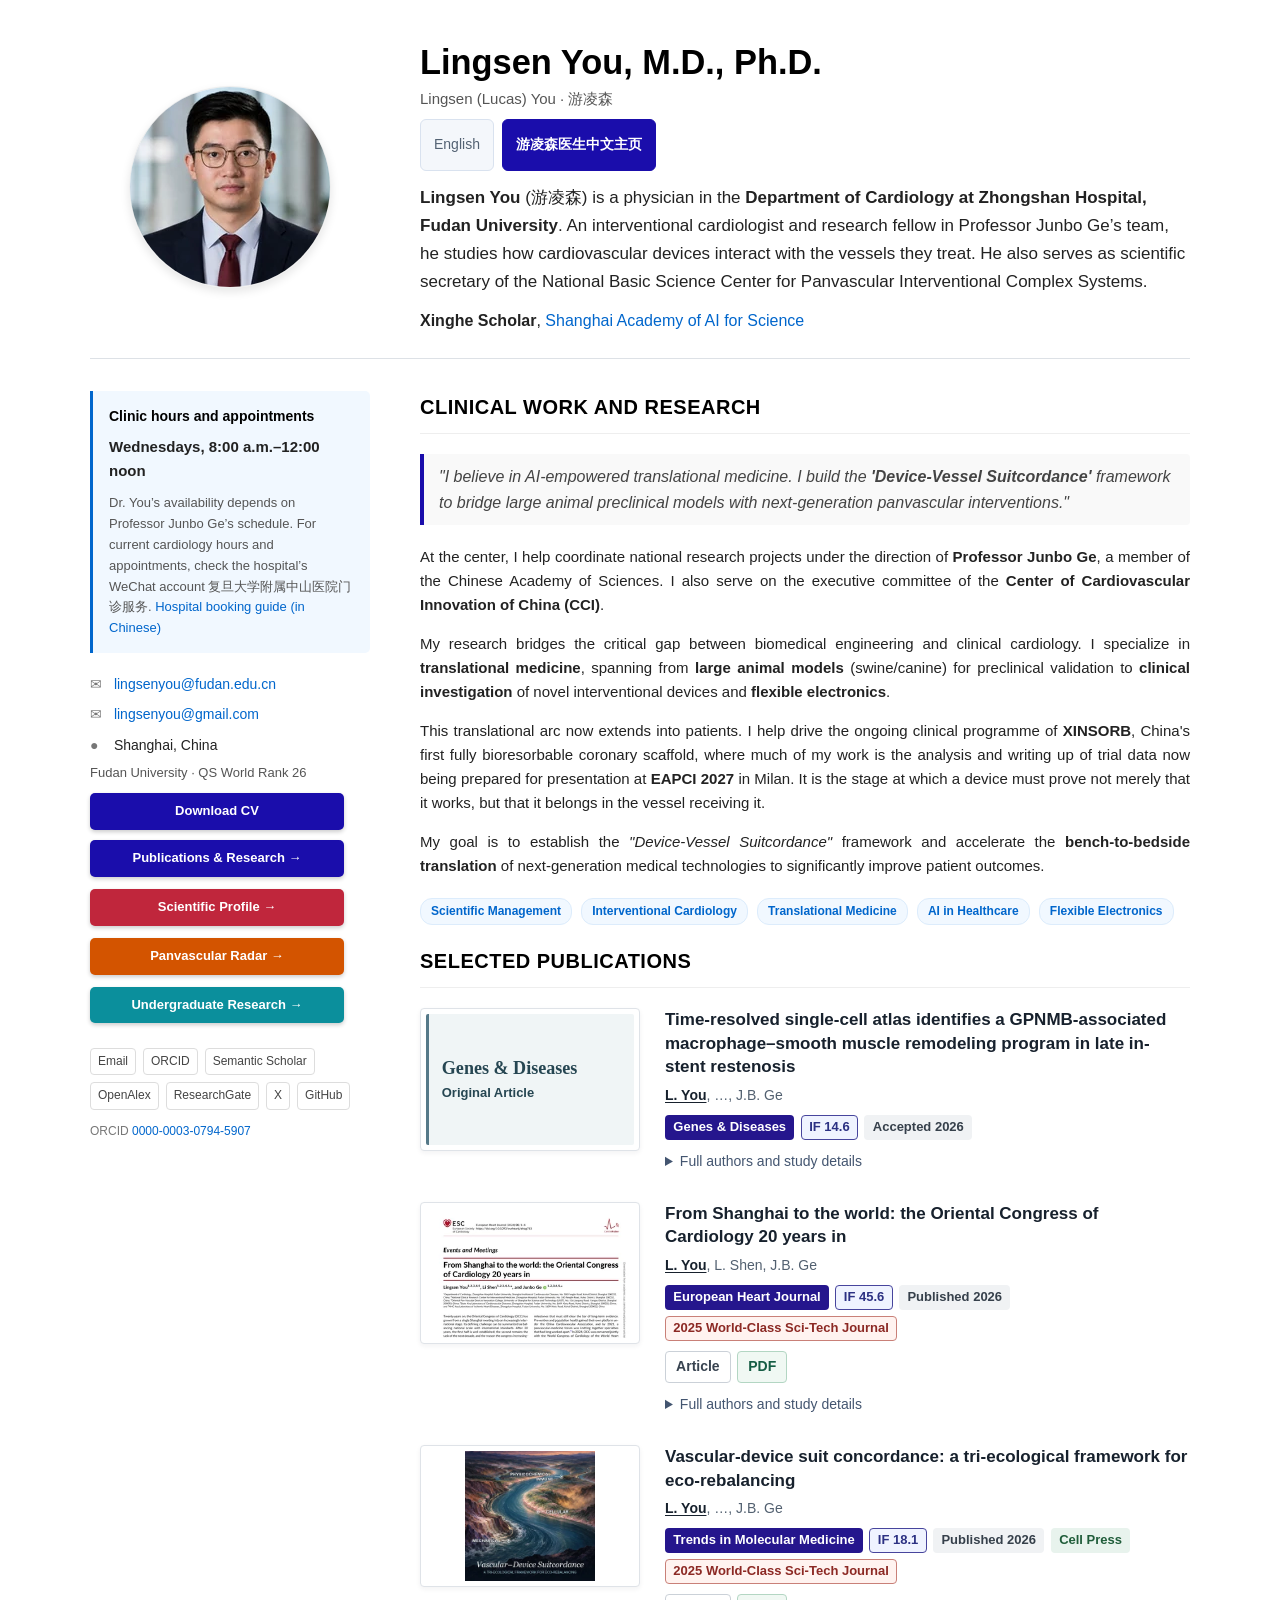
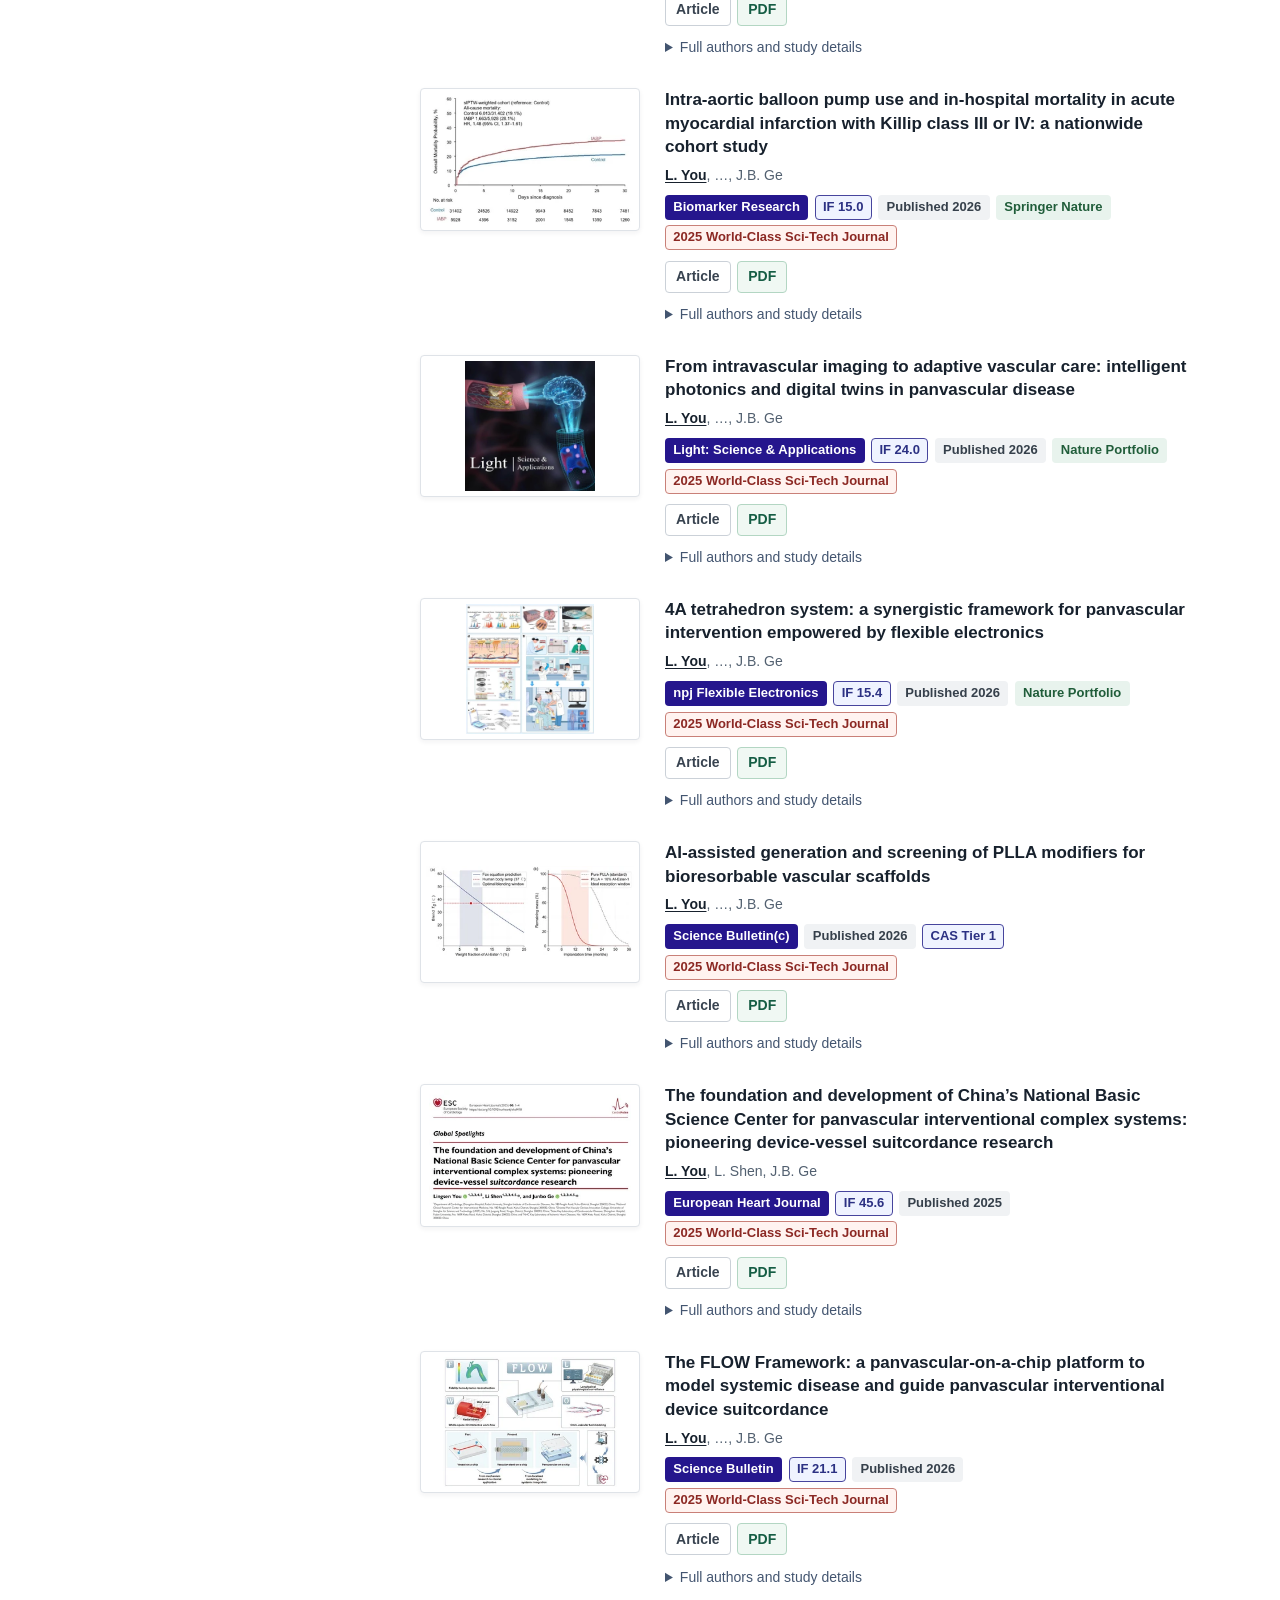
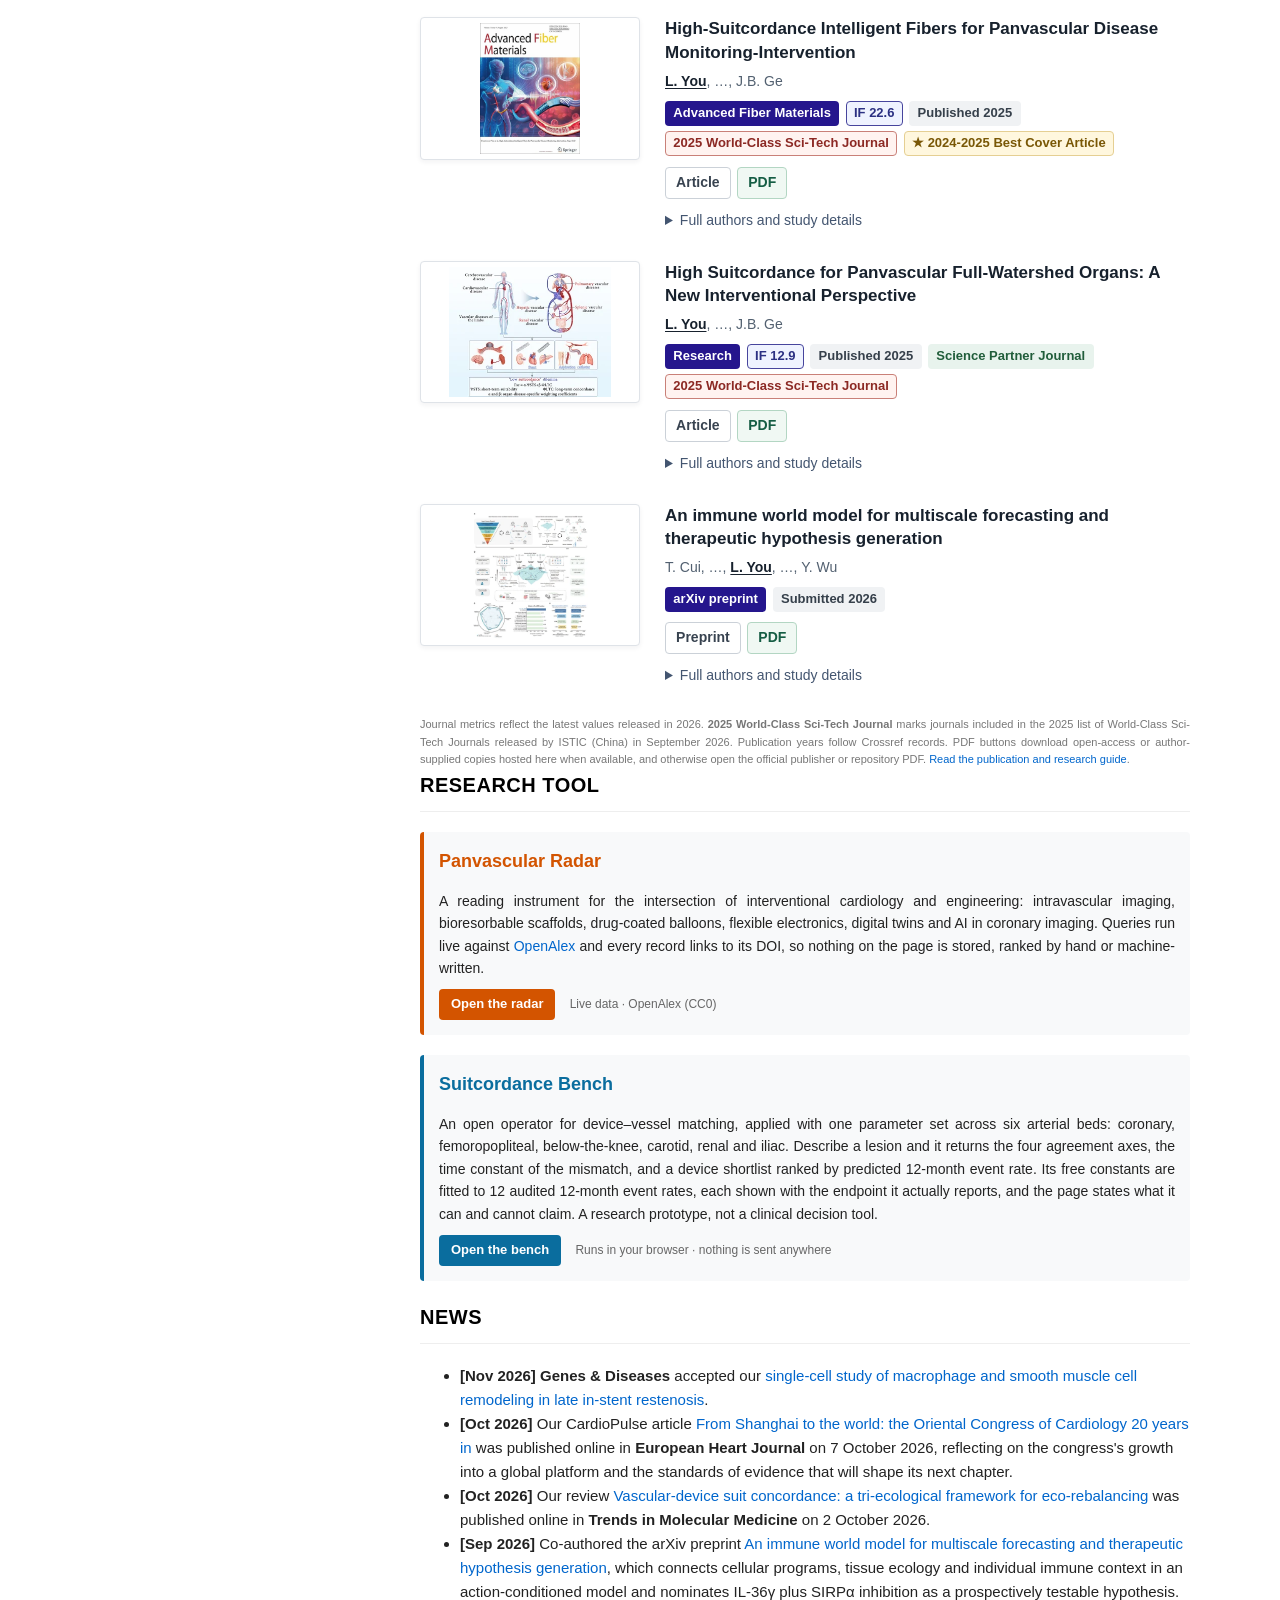
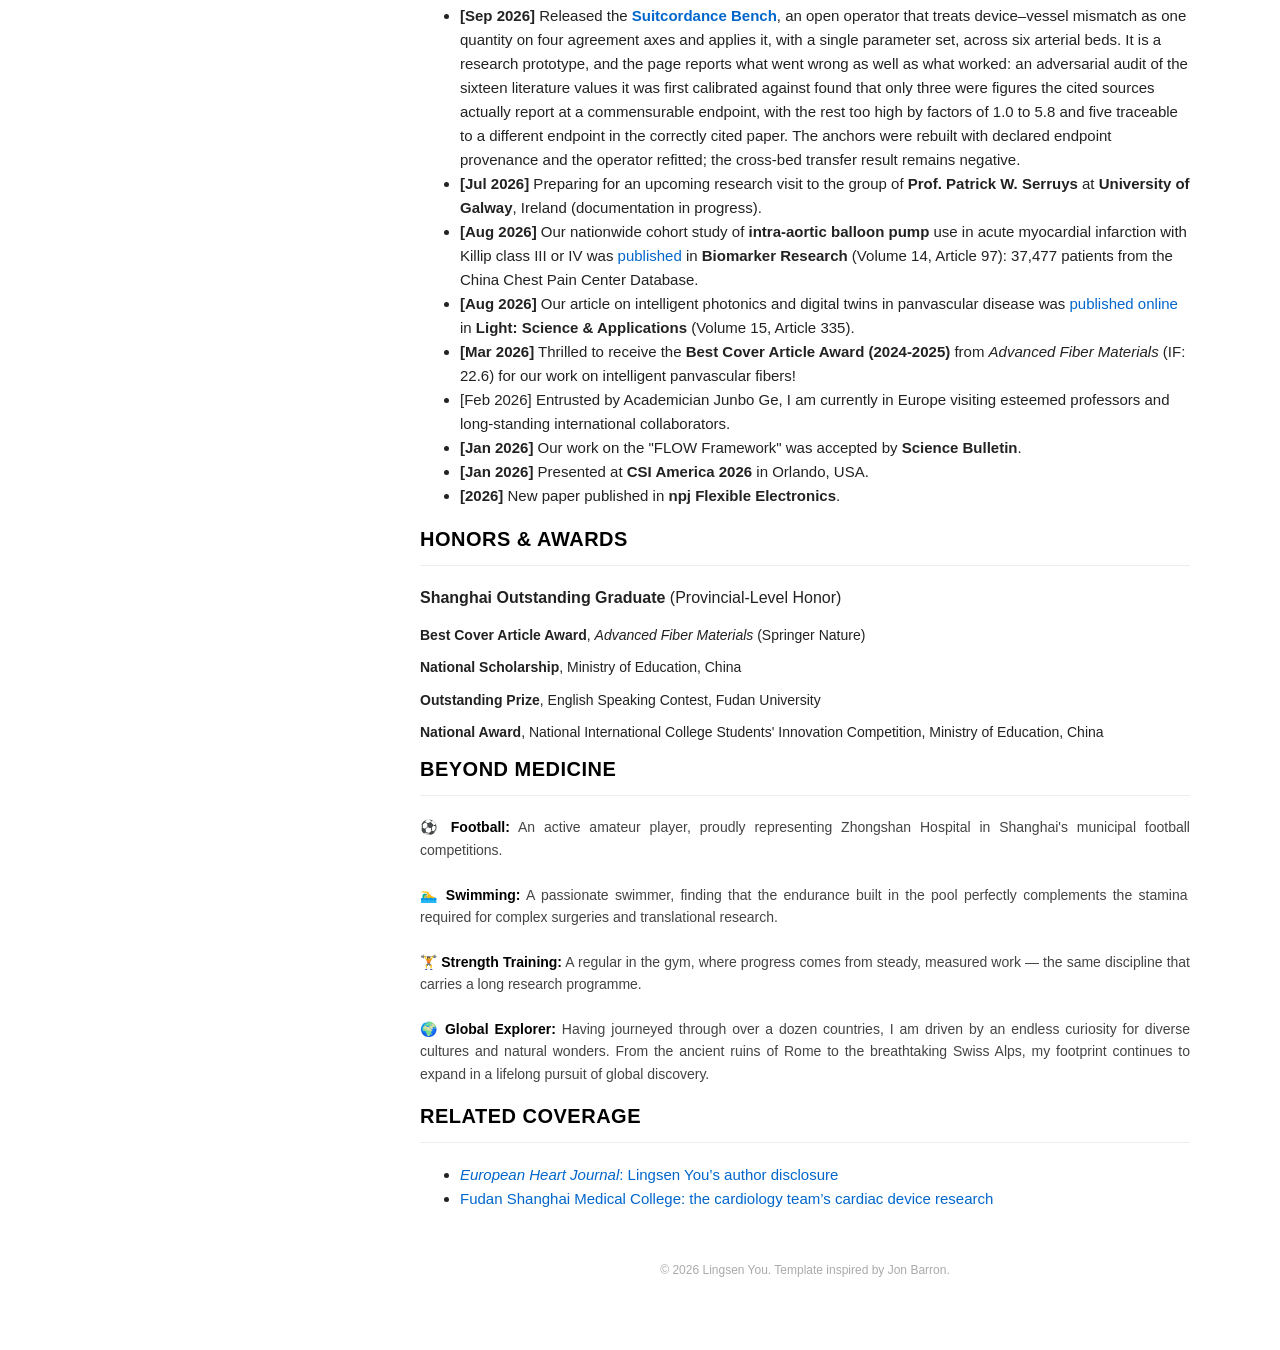
<file: index.html>
<!DOCTYPE html>
<html lang="en">
<head>
    <meta charset="UTF-8">
    <meta name="baidu-site-verification" content="codeva-GdZSOfnJcC" />
    <meta name="msvalidate.01" content="B4413F887CBDE9981BFA55B74EB3943A" />
    <meta name="google-site-verification" content="UQCzJQF3jM0o6qL18zeOuxMkmx2nVUGTPDQ_XhH2dC4">
    <meta name="viewport" content="width=device-width, initial-scale=1.0">
    <link rel="canonical" href="https://lingsenyou.com/">
    <link rel="alternate" hreflang="en" href="https://lingsenyou.com/">
    <link rel="alternate" hreflang="zh-Hans" href="https://lingsenyou.com/zh/">
    <link rel="alternate" hreflang="x-default" href="https://lingsenyou.com/">
    <link rel="icon" type="image/png" sizes="32x32" href="assets/optimized/favicon-32.png">
    
    <meta name="description" content="Lingsen You (游凌森, also Lucas You), M.D., Ph.D. — physician, interventional cardiologist and researcher at Zhongshan Hospital, Fudan University, and Scientific Secretary of the National Basic Science Center for Panvascular Interventional Complex Systems. Publications, CV and contact.">
    <meta name="author" content="Lingsen You">
    <meta name="robots" content="index, follow, max-image-preview:large, max-snippet:-1, max-video-preview:-1">

    <meta property="og:type" content="website">
    <meta property="og:site_name" content="Lingsen You (游凌森)">
    <meta property="og:url" content="https://lingsenyou.com/">
    <meta property="og:title" content="Lingsen You (游凌森) | Interventional Cardiologist, Zhongshan Hospital, Fudan University">
    <meta property="og:description" content="Lingsen You (游凌森), M.D., Ph.D. — physician, interventional cardiologist and researcher at Zhongshan Hospital, Fudan University. Publications, CV and contact.">
    <meta property="og:image" content="https://lingsenyou.com/avatar.jpg?v=20260814">
    <meta name="twitter:card" content="summary">
    
    <title>Lingsen You (游凌森) | Interventional Cardiologist, Zhongshan Hospital, Fudan University</title>

    <script type="application/ld+json">
    {
      "@context": "https://schema.org",
      "@graph": [
        {
          "@type": "Person",
          "@id": "https://lingsenyou.com/#person",
          "name": "Lingsen You",
          "alternateName": ["Lingsen Lucas You", "Lingsen (Lucas) You", "Lucas You", "L. You", "You Lingsen", "游凌森"],
          "givenName": "Lingsen",
          "additionalName": "Lucas",
          "familyName": "You",
          "honorificSuffix": "M.D., Ph.D.",
          "description": "Lingsen You is a physician, interventional cardiologist and researcher at Zhongshan Hospital, Fudan University, Scientific Secretary of the National Basic Science Center for Panvascular Interventional Complex Systems, and Executive Committee Member of the Center of Cardiovascular Innovation of China (CCI).",
          "award": "Xinghe Scholar, Shanghai Academy of AI for Science",
          "jobTitle": ["Physician", "Interventional Cardiologist", "Scientific Secretary", "Executive Committee Member"],
          "memberOf": { "@type": "Organization", "name": "Center of Cardiovascular Innovation of China", "alternateName": "CCI" },
          "url": "https://lingsenyou.com/",
          "mainEntityOfPage": { "@id": "https://lingsenyou.com/#webpage" },
          "image": "https://lingsenyou.com/avatar.jpg?v=20260814",
          "email": "mailto:lingsenyou@fudan.edu.cn",
          "identifier": [
            { "@type": "PropertyValue", "propertyID": "ORCID", "value": "0000-0003-0794-5907" }
          ],
          "workLocation": {
            "@type": "Place",
            "address": { "@type": "PostalAddress", "addressLocality": "Shanghai", "addressCountry": "CN" }
          },
          "affiliation": [
            {
              "@type": "MedicalOrganization",
              "name": "Zhongshan Hospital, Fudan University",
              "alternateName": "复旦大学附属中山医院",
              "sameAs": ["https://ror.org/032x22645", "https://www.wikidata.org/wiki/Q10931805"]
            },
            {
              "@type": "Organization",
              "name": "National Basic Science Center for Panvascular Interventional Complex Systems"
            }
          ],
          "worksFor": {
            "@type": "MedicalOrganization",
            "name": "Zhongshan Hospital, Fudan University",
            "alternateName": "复旦大学附属中山医院",
            "sameAs": "https://ror.org/032x22645"
          },
          "alumniOf": {
            "@type": "CollegeOrUniversity",
            "name": "Fudan University",
            "sameAs": ["https://ror.org/013q1eq08", "https://www.wikidata.org/wiki/Q495015"]
          },
          "knowsLanguage": [
            { "@type": "Language", "name": "Chinese" },
            { "@type": "Language", "name": "English" }
          ],
          "knowsAbout": [
            "Interventional cardiology",
            "Panvascular intervention",
            "Device-vessel suitcordance",
            "Bioresorbable coronary scaffolds",
            "XINSORB",
            "Intravascular imaging",
            "Flexible electronics",
            "Translational medicine",
            "AI in healthcare"
          ],
          "sameAs": [
            "https://orcid.org/0000-0003-0794-5907",
            "https://www.wikidata.org/wiki/Q91670793",
            "https://www.semanticscholar.org/author/Lingsen-You/2294627526",
            "https://openalex.org/A5113157144",
            "https://www.researchgate.net/profile/Lingsen-You",
            "https://github.com/lingsenyou",
            "https://x.com/lingsenyou"
          ]
        },
        {
          "@type": "WebSite",
          "@id": "https://lingsenyou.com/#website",
          "url": "https://lingsenyou.com/",
          "name": "Lingsen You (游凌森)",
          "alternateName": ["Lingsen Lucas You", "游凌森"],
          "inLanguage": "en",
          "publisher": { "@id": "https://lingsenyou.com/#person" },
          "about": { "@id": "https://lingsenyou.com/#person" }
        },
        {
          "@type": ["WebPage", "ProfilePage"],
          "@id": "https://lingsenyou.com/#webpage",
          "url": "https://lingsenyou.com/",
          "name": "Lingsen You (游凌森) | Interventional Cardiologist, Zhongshan Hospital, Fudan University",
          "isPartOf": { "@id": "https://lingsenyou.com/#website" },
          "about": { "@id": "https://lingsenyou.com/#person" },
          "mainEntity": { "@id": "https://lingsenyou.com/#person" },
          "citation": [
            "https://doi.org/10.1093/eurheartj/ehag783",
            "https://shmc.fudan.edu.cn/news/2026/0529/c1893a149384/page.htm"
          ],
          "inLanguage": "en",
          "dateCreated": "2026-07-12",
          "dateModified": "2026-11-24"
        },
        {
          "@type": "ScholarlyArticle",
          "@id": "https://lingsenyou.com/publications/#paper-gpnmb-restenosis",
          "headline": "Time-resolved single-cell atlas identifies a GPNMB-associated macrophage–smooth muscle remodeling program in late in-stent restenosis",
          "inLanguage": "en",
          "genre": "Original Article",
          "creativeWorkStatus": "Accepted",
          "creditText": "Lingsen You, Hanxiao Du and Wentong Wang contributed equally. Ning Jiang, Li Shen and Junbo Ge are corresponding authors.",
          "author": [{ "@id": "https://lingsenyou.com/#person" }, { "@type": "Person", "name": "Hanxiao Du" }, { "@type": "Person", "name": "Wentong Wang" }, { "@type": "Person", "name": "Yujun Guo" }, { "@type": "Person", "name": "Guanzhao Zhang" }, { "@type": "Person", "name": "Zisu Peng" }, { "@type": "Person", "name": "Xinran Deng" }, { "@type": "Person", "name": "Xiaoyu You" }, { "@type": "Person", "name": "Xingyu Yu" }, { "@type": "Person", "name": "Runrong Li" }, { "@type": "Person", "name": "Ning Jiang" }, { "@type": "Person", "name": "Li Shen" }, { "@type": "Person", "name": "Junbo Ge" }],
          "isPartOf": { "@type": "Periodical", "name": "Genes & Diseases" }
        },
        {
          "@type": "ScholarlyArticle",
          "@id": "https://doi.org/10.1093/eurheartj/ehag783",
          "url": "https://doi.org/10.1093/eurheartj/ehag783",
          "headline": "From Shanghai to the world: the Oriental Congress of Cardiology 20 years in",
          "datePublished": "2026-10-07",
          "author": [{ "@id": "https://lingsenyou.com/#person" }, { "@type": "Person", "name": "Li Shen" }, { "@type": "Person", "name": "Junbo Ge" }],
          "isPartOf": { "@type": "Periodical", "name": "European Heart Journal" },
          "genre": "Events and Meetings (CardioPulse)",
          "image": "https://lingsenyou.com/ehj-occ-20-years-cover.png",
          "identifier": { "@type": "PropertyValue", "propertyID": "DOI", "value": "10.1093/eurheartj/ehag783" }
        },
        {
          "@type": "ScholarlyArticle",
          "@id": "https://doi.org/10.1186/s40364-026-00993-1",
          "headline": "Intra-aortic balloon pump use and in-hospital mortality in acute myocardial infarction with Killip class III or IV: a nationwide cohort study",
          "datePublished": "2026-08",
          "author": [{ "@id": "https://lingsenyou.com/#person" }, { "@type": "Person", "name": "Hao Li" }, { "@type": "Person", "name": "Zhenzhen Lu" }, { "@type": "Person", "name": "Yu Wang" }, { "@type": "Person", "name": "Shanyuan Hong" }, { "@type": "Person", "name": "Mengyao Wang" }, { "@type": "Person", "name": "Tongtong Zang" }, { "@type": "Person", "name": "Lihong Huang" }, { "@type": "Person", "name": "Li Shen" }, { "@type": "Person", "name": "Junbo Ge" }],
          "isPartOf": { "@type": "Periodical", "name": "Biomarker Research" },
          "identifier": { "@type": "PropertyValue", "propertyID": "DOI", "value": "10.1186/s40364-026-00993-1" }
        },
        {
          "@type": "ScholarlyArticle",
          "@id": "https://doi.org/10.1038/s41377-026-02410-6",
          "headline": "From intravascular imaging to adaptive vascular care: intelligent photonics and digital twins in panvascular disease",
          "datePublished": "2026-08-04",
          "author": [{ "@id": "https://lingsenyou.com/#person" }, { "@type": "Person", "name": "Jiaxin Yao" }, { "@type": "Person", "name": "Yaoqing Qiu" }, { "@type": "Person", "name": "Yu Wang" }, { "@type": "Person", "name": "Yunlu Sun" }, { "@type": "Person", "name": "Rongjun Zhang" }, { "@type": "Person", "name": "Li Shen" }, { "@type": "Person", "name": "Junbo Ge" }],
          "isPartOf": { "@type": "Periodical", "name": "Light: Science & Applications" },
          "identifier": { "@type": "PropertyValue", "propertyID": "DOI", "value": "10.1038/s41377-026-02410-6" }
        },
        {
          "@type": "ScholarlyArticle",
          "@id": "https://doi.org/10.1038/s41528-026-00537-5",
          "headline": "4A tetrahedron system: a synergistic framework for panvascular intervention empowered by flexible electronics",
          "datePublished": "2026-01-29",
          "author": [{ "@id": "https://lingsenyou.com/#person" }, { "@type": "Person", "name": "Yirong Qu" }, { "@type": "Person", "name": "Yuheng Chen" }, { "@type": "Person", "name": "Yu Wang" }, { "@type": "Person", "name": "Li Shen" }, { "@type": "Person", "name": "Junbo Ge" }],
          "isPartOf": { "@type": "Periodical", "name": "npj Flexible Electronics" },
          "identifier": { "@type": "PropertyValue", "propertyID": "DOI", "value": "10.1038/s41528-026-00537-5" }
        },
        {
          "@type": "ScholarlyArticle",
          "@id": "https://doi.org/10.1360/csb-2026-0332",
          "headline": "AI-assisted generation and screening of PLLA modifiers for bioresorbable vascular scaffolds",
          "datePublished": "2026-04-14",
          "author": [{ "@id": "https://lingsenyou.com/#person" }, { "@type": "Person", "name": "Yujun Guo" }, { "@type": "Person", "name": "Zisu Peng" }, { "@type": "Person", "name": "Wentong Wang" }, { "@type": "Person", "name": "Li Shen" }, { "@type": "Person", "name": "Junbo Ge" }],
          "isPartOf": { "@type": "Periodical", "name": "Chinese Science Bulletin", "issn": "0023-074X" },
          "identifier": { "@type": "PropertyValue", "propertyID": "DOI", "value": "10.1360/csb-2026-0332" }
        },
        {
          "@type": "ScholarlyArticle",
          "@id": "https://doi.org/10.1093/eurheartj/ehaf418",
          "headline": "The foundation and development of China's National Basic Science Center for panvascular interventional complex systems: pioneering device-vessel suitcordance research",
          "datePublished": "2025-06-04",
          "author": [{ "@id": "https://lingsenyou.com/#person" }, { "@type": "Person", "name": "Li Shen" }, { "@type": "Person", "name": "Junbo Ge" }],
          "isPartOf": { "@type": "Periodical", "name": "European Heart Journal" },
          "identifier": { "@type": "PropertyValue", "propertyID": "DOI", "value": "10.1093/eurheartj/ehaf418" }
        },
        {
          "@type": "ScholarlyArticle",
          "@id": "https://doi.org/10.1016/j.scib.2025.12.051",
          "headline": "The FLOW Framework: a panvascular-on-a-chip platform to model systemic disease and guide panvascular interventional device suitcordance",
          "datePublished": "2026-02",
          "author": [{ "@id": "https://lingsenyou.com/#person" }, { "@type": "Person", "name": "Yuheng Chen" }, { "@type": "Person", "name": "Zeyang Zhang" }, { "@type": "Person", "name": "Yu Wang" }, { "@type": "Person", "name": "Zhongze Gu" }, { "@type": "Person", "name": "Li Shen" }, { "@type": "Person", "name": "Junbo Ge" }],
          "isPartOf": { "@type": "Periodical", "name": "Science Bulletin" },
          "identifier": { "@type": "PropertyValue", "propertyID": "DOI", "value": "10.1016/j.scib.2025.12.051" }
        },
        {
          "@type": "ScholarlyArticle",
          "@id": "https://doi.org/10.1007/s42765-025-00542-9",
          "headline": "High-Suitcordance Intelligent Fibers for Panvascular Disease Monitoring-Intervention",
          "datePublished": "2025-05-08",
          "author": [{ "@id": "https://lingsenyou.com/#person" }, { "@type": "Person", "name": "Yuchen Luo" }, { "@type": "Person", "name": "Qiang Cheng" }, { "@type": "Person", "name": "Li Shen" }, { "@type": "Person", "name": "Junbo Ge" }],
          "isPartOf": { "@type": "Periodical", "name": "Advanced Fiber Materials" },
          "identifier": { "@type": "PropertyValue", "propertyID": "DOI", "value": "10.1007/s42765-025-00542-9" }
        },
        {
          "@type": "ScholarlyArticle",
          "@id": "https://doi.org/10.34133/research.0974",
          "headline": "High Suitcordance for Panvascular Full-Watershed Organs: A New Interventional Perspective",
          "datePublished": "2025-10-29",
          "author": [{ "@id": "https://lingsenyou.com/#person" }, { "@type": "Person", "name": "Yuheng Chen" }, { "@type": "Person", "name": "Zeyang Zhang" }, { "@type": "Person", "name": "Yu Wang" }, { "@type": "Person", "name": "Li Shen" }, { "@type": "Person", "name": "Junbo Ge" }],
          "isPartOf": { "@type": "Periodical", "name": "Research" },
          "identifier": { "@type": "PropertyValue", "propertyID": "DOI", "value": "10.34133/research.0974" }
        },
        {
          "@type": "ScholarlyArticle",
          "@id": "https://doi.org/10.1016/j.molmed.2026.09.007",
          "url": "https://doi.org/10.1016/j.molmed.2026.09.007",
          "headline": "Vascular-device suit concordance: a tri-ecological framework for eco-rebalancing",
          "datePublished": "2026-10-02",
          "author": [
            {
              "@type": "Person",
              "name": "Lingsen You"
            },
            {
              "@type": "Person",
              "name": "Yaxuan Li"
            },
            {
              "@type": "Person",
              "name": "Yuchen Luo"
            },
            {
              "@type": "Person",
              "name": "Qiang Cheng"
            },
            {
              "@type": "Person",
              "name": "Liuliu Feng"
            },
            {
              "@type": "Person",
              "name": "Li Shen"
            },
            {
              "@type": "Person",
              "name": "Junbo Ge"
            }
          ],
          "isPartOf": {
            "@type": "Periodical",
            "name": "Trends in Molecular Medicine"
          },
          "identifier": {
            "@type": "PropertyValue",
            "propertyID": "DOI",
            "value": "10.1016/j.molmed.2026.09.007"
          }
        },
        {
          "@type": "ScholarlyArticle",
          "@id": "https://arxiv.org/abs/2609.14709",
          "headline": "An immune world model for multiscale forecasting and therapeutic hypothesis generation",
          "datePublished": "2026-09-13",
          "author": [
            { "@type": "Person", "name": "Taoyong Cui" },
            { "@type": "Person", "name": "Xi Wang" },
            { "@type": "Person", "name": "Zonghang Li" },
            { "@type": "Person", "name": "Jinchao Ding" },
            { "@id": "https://lingsenyou.com/#person" },
            { "@type": "Person", "name": "Yuzhi Xu" },
            { "@type": "Person", "name": "Wanghan Xu" },
            { "@type": "Person", "name": "Fang Wu" },
            { "@type": "Person", "name": "Kejun Ying" },
            { "@type": "Person", "name": "Wanli Ouyang" },
            { "@type": "Person", "name": "Pheng Ann Heng" },
            { "@type": "Person", "name": "Ling Yang" },
            { "@type": "Person", "name": "Zhenfei Yin" },
            { "@type": "Person", "name": "Yingcheng Wu" }
          ],
          "isPartOf": { "@type": "Periodical", "name": "arXiv" },
          "identifier": { "@type": "PropertyValue", "propertyID": "arXiv", "value": "2609.14709" }
        }
      ]
    }
    </script>
    
    <style>
        /* --- 全局与基础排版 --- */
        :root {
            --primary-text: #222;
            --secondary-text: #555;
            --link-color: #0066cc; /* 学术蓝 */
            --bg-color: #fff;
            --sidebar-width: 280px;
        }

        body {
            font-family: Arial, "Microsoft YaHei", "PingFang SC", "Helvetica Neue", sans-serif;
            background-color: var(--bg-color);
            color: var(--primary-text);
            margin: 0;
            line-height: 1.6;
            font-size: 15px;
        }

        a { text-decoration: none; color: var(--link-color); transition: 0.2s; }
        a:hover { text-decoration: underline; color: #004499; }
        strong { font-weight: 700; }

        .container {
            max-width: 1100px;
            margin: 0 auto;
            display: flex;
            padding: 40px 20px;
            gap: 50px;
        }

        /* --- 左侧边栏 --- */
        .sidebar {
            width: var(--sidebar-width);
            flex-shrink: 0;
            text-align: left;
        }
        
        .profile-img {
            width: 200px;
            height: 200px;
            border-radius: 50%;
            object-fit: cover;
            box-shadow: 0 4px 10px rgba(0,0,0,0.1);
            margin-bottom: 20px;
            border: 1px solid #eee;
        }

        h1.my-name {
            font-size: 24px;
            font-weight: 700;
            margin: 0 0 5px;
            color: #000;
            line-height: 1.3;
        }
        h1.my-name .name-alt {
            display: block;
            font-size: 15px;
            font-weight: 400;
            color: var(--secondary-text);
            margin-top: 4px;
        }
        .language-switch {
            display: flex;
            flex-wrap: wrap;
            align-items: center;
            gap: 8px;
            margin: 12px 0 18px;
            font-size: 14px;
        }
        .language-switch a,
        .language-switch span {
            display: inline-flex;
            align-items: center;
            min-height: 40px;
            padding: 5px 13px;
            border: 1px solid #d9e2ef;
            border-radius: 6px;
        }
        .language-switch span { color: #536273; background: #f4f7fb; }
        .language-switch a { color: #fff; background: #1a0dab; border-color: #1a0dab; font-weight: 700; text-decoration: none; }
        .language-switch a:hover { background: #130983; border-color: #130983; }
        .language-switch a:focus-visible { outline: 3px solid #1a0dab; outline-offset: 3px; }
        
        .my-title {
            font-size: 14px;
            color: var(--secondary-text);
            margin-bottom: 15px;
            line-height: 1.4;
        }

        .contact-info {
            font-size: 14px;
            margin-bottom: 20px;
        }
        .ui-icon { display: inline-block; width: 20px; color: #777; }

        .clinic-hours {
            margin: 20px 0;
            padding: 14px 16px;
            border-left: 3px solid var(--link-color);
            border-radius: 0 5px 5px 0;
            background: #f1f8ff;
            text-align: left;
        }
        .clinic-hours h2 {
            margin: 0 0 8px;
            padding: 0;
            border: 0;
            font-size: 14px;
            letter-spacing: 0;
            text-transform: none;
        }
        .clinic-hours p { margin: 0; text-align: left; }
        .clinic-hours .clinic-time { font-size: 15px; font-weight: 700; }
        .clinic-hours .clinic-note { margin-top: 10px; font-size: 13px; color: var(--secondary-text); }
        
        /* 按钮通用样式 */
        .action-btn {
            display: inline-block;
            margin-top: 10px;
            padding: 8px 15px;
            border-radius: 5px;
            font-weight: bold;
            font-size: 13px;
            text-decoration: none !important;
            box-shadow: 0 2px 4px rgba(0,0,0,0.2);
            transition: opacity 0.2s;
            width: 80%;
            text-align: center;
            color: white !important;
        }
        .action-btn:hover { opacity: 0.8; }
        
        .btn-cv { background-color: #1a0dab; }
        .btn-app { background-color: #d35400; margin-top: 12px; }
        .btn-research { background-color: #0b8f9c; margin-top: 12px; }
        .btn-sci { background-color: #c0263c; margin-top: 12px; }

        .social-icons {
            display: flex;
            flex-wrap: wrap;
            gap: 7px;
            font-size: 12px;
            margin-top: 25px;
            margin-bottom: 30px;
        }
        .social-icons a {
            color: #444;
            border: 1px solid #ddd;
            border-radius: 4px;
            padding: 3px 7px;
        }
        .social-icons a:hover { color: var(--link-color); border-color: var(--link-color); text-decoration: none; }

        /* --- 右侧主内容 --- */
        .main-content {
            flex-grow: 1;
            max-width: 800px;
        }

        h2 {
            font-family: Arial, "Microsoft YaHei", "PingFang SC", sans-serif;
            font-size: 20px;
            font-weight: 700;
            color: #000;
            border-bottom: 1px solid #eee;
            padding-bottom: 10px;
            margin-top: 40px;
            margin-bottom: 20px;
            text-transform: uppercase;
            letter-spacing: 0.5px;
        }
        h2:first-child { margin-top: 0; }

        p { margin-bottom: 15px; text-align: justify; }

        /* Slogan 引用样式 */
        .slogan {
            font-size: 16px;
            font-style: italic;
            color: #444;
            border-left: 4px solid #1a0dab;
            padding-left: 15px;
            margin-bottom: 20px;
            background-color: #f9f9f9;
            padding: 10px 15px;
            border-radius: 0 4px 4px 0;
        }

        /* 现代学术风格徽章 (期刊与IF) */
        .badge-journal {
            display: inline-block;
            padding: 2px 8px;
            background-color: #1a0dab;
            color: white;
            border-radius: 4px;
            font-size: 12px;
            font-weight: bold;
            margin-right: 5px;
            margin-bottom: 4px;
        }
        .badge-if,
        .badge-tier {
            display: inline-block;
            padding: 1px 7px;
            background-color: #e8f0fe;
            color: #1a0dab;
            border: 1px solid #1a0dab;
            border-radius: 4px;
            font-size: 12px;
            font-weight: bold;
            margin-right: 5px;
            margin-bottom: 4px;
        }
        .badge-highlight,
        .badge-publisher,
        .badge-status {
            display: inline-block;
            padding: 2px 8px;
            border-radius: 4px;
            font-size: 12px;
            font-weight: bold;
            margin-right: 5px;
            margin-bottom: 4px;
        }
        .badge-wcj {
            display: inline-block;
            padding: 1px 7px;
            background-color: #fdecea;
            color: #a50e0e;
            border: 1px solid #a50e0e;
            border-radius: 4px;
            font-size: 12px;
            font-weight: bold;
            margin-right: 5px;
            margin-bottom: 4px;
        }
        .badge-publisher { background-color: #e6f4ea; color: #137333; }
        .badge-status { background-color: #f1f3f4; color: #3c4043; }
        .badge-highlight { background-color: #fef7e0; color: #8d5b00; }

        /* 研究兴趣小标签 */
        .badge {
            display: inline-block;
            background: #f1f8ff;
            color: #0066cc;
            padding: 3px 10px;
            border-radius: 12px;
            font-size: 12px;
            font-weight: 600;
            margin-right: 5px;
            margin-bottom: 5px;
            border: 1px solid #dcecfc;
        }

        /* --- 论文列表 --- */
        .pub-item {
            display: flex;
            gap: 25px;
            margin-bottom: 30px;
            align-items: flex-start;
        }
        
        .pub-img-box {
            width: 220px;
            flex-shrink: 0;
            background: #fff;
            border: 1px solid #eee;
            border-radius: 4px;
            padding: 5px;
            box-shadow: 0 2px 5px rgba(0,0,0,0.05);
        }
        .pub-img {
            width: 100%;
            height: auto;
            display: block;
            object-fit: contain; 
        }

        .pub-img--ehj-preview {
            aspect-ratio: 640 / 414;
            object-fit: cover;
            object-position: center top;
        }

        .pub-journal-info {
            margin: 0 0 8px;
            color: #666;
            font-size: 12px;
            line-height: 1.6;
            text-align: left;
        }

        .pub-img-spacer { width: 220px; flex-shrink: 0; }
        .pub-details { flex-grow: 1; }
        .pub-title {
            font-weight: 700;
            font-size: 16px;
            color: #000;
            margin-bottom: 5px;
            display: block;
            line-height: 1.3;
        }
        .pub-authors { font-size: 14px; color: #555; margin-bottom: 6px; }
        .me { font-weight: 700; color: #000; text-decoration: underline;}
        
        .pub-venue { margin-bottom: 8px; line-height: 1.8; }
        .pub-note { margin: 4px 0 0; color: #777; font-size: 11px; }
        
        .tag-links a {
            font-size: 11px;
            border: 1px solid #ddd;
            color: #555;
            padding: 2px 6px;
            border-radius: 3px;
            margin-right: 5px;
            text-transform: uppercase;
        }
        .tag-links a:hover { border-color: var(--link-color); color: var(--link-color); text-decoration: none;}
        .tag-links a.pdf-link {
            color: #0b6b4f;
            border-color: #b8dfd0;
            background: #f1fbf7;
            font-weight: 700;
        }
        .tag-links a.pdf-link:hover {
            color: #fff;
            border-color: #0b6b4f;
            background: #0b6b4f;
        }

        /* --- 奖项列表 --- */
        .award-item { display: flex; margin-bottom: 10px; font-size: 14px; }
        .award-item.featured-award { margin-bottom: 14px; }
        .featured-award .award-desc { font-size: 16px; line-height: 1.5; }

        /* --- 响应式 --- */
        @media (max-width: 768px) {
            .container { flex-direction: column; gap: 30px; }
            .sidebar { width: 100%; text-align: center; }
            .language-switch { justify-content: center; }
            .profile-img { margin: 0 auto 20px; }
            .social-icons { justify-content: center; }
            .pub-item { flex-direction: column; gap: 15px; }
            .pub-img-box { width: 100%; max-width: 300px; margin: 0 auto; }
            .pub-img-spacer { display: none; }
            .action-btn { width: auto; }
        }
    </style>
<link rel="stylesheet" href="/assets/publication-cards.css?v=1">
<link rel="stylesheet" href="/assets/profile-header.css">
</head>
<body>

<div class="container">
    
    <header class="profile-header">
        <picture>
            <source type="image/webp" srcset="assets/optimized/avatar-200.webp 200w, assets/optimized/avatar-400.webp 400w" sizes="200px">
            <img src="avatar.jpg?v=20260814" alt="Lingsen You" class="profile-img" width="800" height="800" fetchpriority="high" decoding="async">
        </picture>
        
        <div>
            <h1 class="my-name">Lingsen You, M.D., Ph.D.<span class="name-alt">Lingsen (Lucas) You · <span lang="zh-Hans">游凌森</span></span></h1>
            <nav class="language-switch" aria-label="Language">
                <span lang="en" aria-current="page">English</span>
                <a href="/zh/" lang="zh-Hans" hreflang="zh-Hans">游凌森医生中文主页</a>
            </nav>
            <section id="physician-profile" aria-label="Physician profile">
                <p class="profile-summary"><strong>Lingsen You</strong> (<span lang="zh-Hans">游凌森</span>) is a physician in the <strong>Department of Cardiology at Zhongshan Hospital, Fudan University</strong>. An interventional cardiologist and research fellow in Professor Junbo Ge’s team, he studies how cardiovascular devices interact with the vessels they treat. He also serves as scientific secretary of the National Basic Science Center for Panvascular Interventional Complex Systems.</p>
                <p class="profile-credential"><strong>Xinghe Scholar</strong>, <a href="https://sais.org.cn/">Shanghai Academy of AI for Science</a></p>
            </section>
        </div>
    </header>

    <div class="sidebar">
        <section class="clinic-hours" aria-labelledby="clinic-hours-heading">
            <h2 id="clinic-hours-heading">Clinic hours and appointments</h2>
            <p class="clinic-time">Wednesdays, 8:00 a.m.–12:00 noon</p>
            <p class="clinic-note">Dr. You’s availability depends on Professor Junbo Ge’s schedule. For current cardiology hours and appointments, check the hospital’s WeChat account <span lang="zh-Hans">复旦大学附属中山医院门诊服务</span>. <a href="https://sghexport.shobserver.com/html/baijiahao/2022/05/10/737924.html">Hospital booking guide (in Chinese)</a></p>
        </section>

        <div class="contact-info">
            <div style="margin-bottom:8px;">
                <span class="ui-icon" aria-hidden="true">✉</span>
                <a href="mailto:lingsenyou@fudan.edu.cn">lingsenyou@fudan.edu.cn</a>
            </div>
            <div style="margin-bottom:8px;">
                <span class="ui-icon" aria-hidden="true">✉</span>
                <a href="mailto:lingsenyou@gmail.com">lingsenyou@gmail.com</a>
            </div>
            <div>
                <span class="ui-icon" aria-hidden="true">●</span> Shanghai, China
            </div>
            <div class="institution-rank">Fudan University · QS World Rank 26</div>
            
            <a href="CV_Lingsen_You.pdf?v=17f1e023" download="CV_Lingsen_You.pdf" class="action-btn btn-cv">Download CV</a><br>
            <a href="https://lingsenyou.com/publications/" class="action-btn btn-cv">Publications &amp; Research &rarr;</a>
            <a href="https://lingsenyou.com/scientific/" class="action-btn btn-sci">Scientific Profile &rarr;</a>
            <a href="https://lingsenyou.com/panvascular/" class="action-btn btn-app">Panvascular Radar &rarr;</a>
            <a href="https://lingsenyou.com/medeng/" class="action-btn btn-research">Undergraduate Research &rarr;</a>
        </div>

        <div class="social-icons">
            <a href="mailto:lingsenyou@fudan.edu.cn" title="Email">Email</a>
            <a href="https://orcid.org/0000-0003-0794-5907" target="_blank" rel="me noopener" title="ORCID 0000-0003-0794-5907">ORCID</a>
            <a href="https://www.semanticscholar.org/author/Lingsen-You/2294627526" target="_blank" rel="me noopener" title="Semantic Scholar">Semantic Scholar</a>
            <a href="https://openalex.org/A5113157144" target="_blank" rel="me noopener" title="OpenAlex">OpenAlex</a>
            <a href="https://www.researchgate.net/profile/Lingsen-You" target="_blank" rel="me noopener" title="ResearchGate">ResearchGate</a>
            <a href="https://x.com/lingsenyou" target="_blank" rel="me noopener" title="X">X</a>
            <a href="https://github.com/lingsenyou" target="_blank" rel="me noopener" title="GitHub">GitHub</a>
        </div>
        <div style="font-size:12px; color:#777; margin-top:-18px; margin-bottom:26px;">
            ORCID <a href="https://orcid.org/0000-0003-0794-5907" target="_blank" rel="me noopener">0000-0003-0794-5907</a>
        </div>
    </div>

    <div class="main-content">
        
        <section>
            <h2>Clinical work and research</h2>
            
            <div class="slogan">
                "I believe in AI-empowered translational medicine. I build the <strong>'Device-Vessel Suitcordance'</strong> framework to bridge large animal preclinical models with next-generation panvascular interventions."
            </div>

            <p>
                At the center, I help coordinate national research projects under the direction of <strong>Professor Junbo Ge</strong>, a member of the Chinese Academy of Sciences. I also serve on the executive committee of the <strong>Center of Cardiovascular Innovation of China (CCI)</strong>.
            </p>
            <p>
                My research bridges the critical gap between biomedical engineering and clinical cardiology. I specialize in <strong>translational medicine</strong>, spanning from <strong>large animal models</strong> (swine/canine) for preclinical validation to <strong>clinical investigation</strong> of novel interventional devices and <strong>flexible electronics</strong>.
            </p>
            <p>
                This translational arc now extends into patients. I help drive the ongoing clinical programme of <strong>XINSORB</strong>, China's first fully bioresorbable coronary scaffold, where much of my work is the analysis and writing up of trial data now being prepared for presentation at <strong>EAPCI 2027</strong> in Milan. It is the stage at which a device must prove not merely that it works, but that it belongs in the vessel receiving it.
            </p>
            <p>
                My goal is to establish the <em>"Device-Vessel Suitcordance"</em> framework and accelerate the <strong>bench-to-bedside translation</strong> of next-generation medical technologies to significantly improve patient outcomes.
            </p>
            <p style="margin-top: 20px;">
                <span class="badge">Scientific Management</span> 
                <span class="badge">Interventional Cardiology</span>
                <span class="badge">Translational Medicine</span>
                <span class="badge">AI in Healthcare</span>
                <span class="badge">Flexible Electronics</span>
            </p>
        </section>

        <section>
            <h2>Selected Publications</h2>

<!-- BEGIN GENERATED PUBLICATION CARDS -->
<div class="pub-list pc-list">
<article class="pub-card pub-item" id="paper-gpnmb-restenosis" data-status="accepted">
  <div class="pc-media"><div class="journal-label"><strong lang="en">Genes &amp; Diseases</strong><small>Original Article</small></div></div>
  <div class="pc-body">
    <h3 class="pc-title"><a href="/publications/#paper-gpnmb-restenosis">Time-resolved single-cell atlas identifies a GPNMB-associated macrophage–smooth muscle remodeling program in late in-stent restenosis</a></h3>
    <p class="pc-authors"><strong>L. You</strong>, …, J.B. Ge</p>
    <div class="pc-badges"><span class="pc-badge pc-journal">Genes &amp; Diseases</span> <a href="https://www.keaipublishing.com/en/journals/genes-and-diseases/" class="pc-badge pc-if" target="_blank" rel="noopener" title="Journal Impact Factor, reported by KeAi">IF 14.6</a> <span class="pc-badge pc-status">Accepted 2026</span></div>
    <div class="pc-actions"></div>
    <details class="pc-details">
      <summary>Full authors and study details</summary>
      <p class="authors"><strong>Lingsen You</strong><sup>#</sup>, Hanxiao Du<sup>#</sup>, Wentong Wang<sup>#</sup>, Yujun Guo, Guanzhao Zhang, Zisu Peng, Xinran Deng, Xiaoyu You, Xingyu Yu, Runrong Li, Ning Jiang<sup>*</sup>, Li Shen<sup>*</sup>, Junbo Ge<sup>*</sup></p>
      <p class="summary">The single-cell atlas profiles 103,410 vascular wall cells from rabbit carotid arteries sampled one and five months after bare-metal stent implantation.</p>
      <p class="pc-note"># Equal contribution; * corresponding authors.</p>
      <p class="pc-note">Accepted in November 2026.</p>
    </details>
  </div>
</article>
<article class="pub-card pub-item" id="paper-ehag783" data-status="published">
  <div class="pc-media"><a class="pc-media-link" href="https://doi.org/10.1093/eurheartj/ehag783" target="_blank" rel="noopener" aria-label="Read: From Shanghai to the world: the Oriental Congress of Cardiology 20 years in"><picture><source type="image/webp" srcset="/assets/optimized/ehj-occ-20-years-cover-320.webp 320w, /assets/optimized/ehj-occ-20-years-cover-640.webp 640w" sizes="(max-width: 600px) 220px, (max-width: 1000px) 175px, 220px"><img src="/ehj-occ-20-years-cover.png" alt="First-page header, title and authors of the European Heart Journal article From Shanghai to the world: the Oriental Congress of Cardiology 20 years in" width="640" height="414" loading="lazy" decoding="async"></picture></a></div>
  <div class="pc-body">
    <h3 class="pc-title"><a href="https://doi.org/10.1093/eurheartj/ehag783" target="_blank" rel="noopener">From Shanghai to the world: the Oriental Congress of Cardiology 20 years in</a></h3>
    <p class="pc-authors"><strong>L. You</strong>, L. Shen, J.B. Ge</p>
    <div class="pc-badges"><span class="pc-badge pc-journal">European Heart Journal</span> <span class="pc-badge pc-if" title="2025 Journal Impact Factor. Official ESC journal published by Oxford University Press. Cardiac &amp; Cardiovascular Systems rank: 2/237. Source: academic.oup.com/eurheartj/pages/About">IF 45.6</span> <span class="pc-badge pc-status">Published 2026</span> <span class="pc-badge pc-honor" title="2025 World-Class Sci-Tech Journal designation, consistent with the existing EHJ entry.">2025 World-Class Sci-Tech Journal</span></div>
    <div class="pc-actions"><a href="https://doi.org/10.1093/eurheartj/ehag783" class="pc-link" target="_blank" rel="noopener">Article</a> <a href="/pdfs/ehj-occ-2026.pdf" class="pc-link pc-pdf pdf-link" download="ehj-occ-2026.pdf">PDF</a></div>
    <details class="pc-details">
      <summary>Full authors and study details</summary>
      <p class="authors"><strong>Lingsen You</strong>, Li Shen, Junbo Ge</p>
      <p class="pc-citation">European Heart Journal · CardioPulse: Events and Meetings · Published online 7 October 2026</p>
      <p class="summary">A meeting report tracing the Oriental Congress of Cardiology's growth from a Shanghai meeting into a global platform, and examining how its 20th anniversary brings scale, international collaboration and evidence standards into focus.</p>
      <p class="pc-note">Oxford University Press · ESC official journal · <a href="https://academic.oup.com/eurheartj/pages/About" rel="noopener" target="_blank" title="2025 Journal Impact Factor rank in Cardiac &amp; Cardiovascular Systems">Cardiovascular rank 2/237</a></p>
      <p class="pc-note">2025 metrics: 5-year IF 42.2 · JCI 7.96 · CiteScore 35.9. Impact factor rank: Cardiac &amp; Cardiovascular Systems. <a href="https://academic.oup.com/eurheartj/pages/About" rel="noopener" target="_blank">Official OUP source</a>.</p>
      <p class="pc-sources"><a href="https://doi.org/10.1093/eurheartj/ehag783" class="pc-id" target="_blank" rel="noopener">DOI: 10.1093/eurheartj/ehag783</a></p>
    </details>
  </div>
</article>
<article class="pub-card pub-item" id="paper-j-molmed-2026-09-007" data-status="published">
  <div class="pc-media"><a class="pc-media-link" href="https://doi.org/10.1016/j.molmed.2026.09.007" target="_blank" rel="noopener" aria-label="Read: Vascular-device suit concordance: a tri-ecological framework for eco-rebalancing"><picture><source type="image/webp" srcset="/assets/optimized/trends-molecular-medicine-suitcordance-320.webp 320w, /assets/optimized/trends-molecular-medicine-suitcordance-640.webp 640w" sizes="(max-width: 600px) 220px, (max-width: 1000px) 175px, 220px"><img src="/trends-molecular-medicine-suitcordance.jpg" alt="A river in balance, annotated with the three ecological balances of vascular-device suitcordance: mechanical, cellular and physicochemical-immune" width="1000" height="1000" loading="lazy" decoding="async"></picture></a></div>
  <div class="pc-body">
    <h3 class="pc-title"><a href="https://doi.org/10.1016/j.molmed.2026.09.007" target="_blank" rel="noopener">Vascular-device suit concordance: a tri-ecological framework for eco-rebalancing</a></h3>
    <p class="pc-authors"><strong>L. You</strong>, …, J.B. Ge</p>
    <div class="pc-badges"><span class="pc-badge pc-journal">Trends in Molecular Medicine</span> <span class="pc-badge pc-if">IF 18.1</span> <span class="pc-badge pc-status">Published 2026</span> <span class="pc-badge pc-publisher">Cell Press</span> <span class="pc-badge pc-honor" title="Included in the 2025 list of World-Class Sci-Tech Journals released by the Institute of Scientific and Technical Information of China (ISTIC) on 12 September 2026">2025 World-Class Sci-Tech Journal</span></div>
    <div class="pc-actions"><a href="https://doi.org/10.1016/j.molmed.2026.09.007" class="pc-link" target="_blank" rel="noopener">Article</a> <a href="https://www.sciencedirect.com/science/article/pii/S1471491426002236/pdfft" class="pc-link pc-pdf pdf-link" target="_blank" rel="noopener">PDF</a></div>
    <details class="pc-details">
      <summary>Full authors and study details</summary>
      <p class="authors"><strong>Lingsen You</strong>, Yaxuan Li, Yuchen Luo, Qiang Cheng, Liuliu Feng, Li Shen, Junbo Ge</p>
      <p class="pc-citation">Trends in Molecular Medicine · Cell Press · published online 2 October 2026</p>
      <p class="summary">An ecological reading of device–vessel suitcordance: three balances that an implanted device perturbs and has to restore. DOI: <a href="https://doi.org/10.1016/j.molmed.2026.09.007" rel="noopener" target="_blank">10.1016/j.molmed.2026.09.007</a>. <a href="https://pubmed.ncbi.nlm.nih.gov/42827069/" rel="noopener" target="_blank">PubMed</a>.</p>
    </details>
  </div>
</article>
<article class="pub-card pub-item" id="paper-s40364-026-00993-1" data-status="published">
  <div class="pc-media"><a class="pc-media-link" href="https://doi.org/10.1186/s40364-026-00993-1" target="_blank" rel="noopener" aria-label="Read: Intra-aortic balloon pump use and in-hospital mortality in acute myocardial infarction with Killip class III or IV: a nationwide cohort study"><picture><source type="image/webp" srcset="/assets/optimized/paper7-320.webp 320w, /assets/optimized/paper7-640.webp 640w" sizes="(max-width: 600px) 220px, (max-width: 1000px) 175px, 220px"><img src="/paper7.jpg" alt="Kaplan-Meier curves of in-hospital all-cause mortality with and without intra-aortic balloon pump support in the sIPTW-weighted cohort" width="843" height="535" loading="lazy" decoding="async"></picture></a></div>
  <div class="pc-body">
    <h3 class="pc-title"><a href="https://doi.org/10.1186/s40364-026-00993-1" target="_blank" rel="noopener">Intra-aortic balloon pump use and in-hospital mortality in acute myocardial infarction with Killip class III or IV: a nationwide cohort study</a></h3>
    <p class="pc-authors"><strong>L. You</strong>, …, J.B. Ge</p>
    <div class="pc-badges"><span class="pc-badge pc-journal">Biomarker Research</span> <span class="pc-badge pc-if">IF 15.0</span> <span class="pc-badge pc-status">Published 2026</span> <span class="pc-badge pc-publisher">Springer Nature</span> <span class="pc-badge pc-honor" title="Included in the 2025 list of World-Class Sci-Tech Journals released by the Institute of Scientific and Technical Information of China (ISTIC) on 12 September 2026">2025 World-Class Sci-Tech Journal</span></div>
    <div class="pc-actions"><a href="https://doi.org/10.1186/s40364-026-00993-1" class="pc-link" target="_blank" rel="noopener">Article</a> <a href="/pdfs/iabp-biomarker-research-2026.pdf" class="pc-link pc-pdf pdf-link" download="iabp-biomarker-research-2026.pdf">PDF</a></div>
    <details class="pc-details">
      <summary>Full authors and study details</summary>
      <p class="authors"><strong>Lingsen You</strong>, Hao Li, Zhenzhen Lu, Yu Wang, Shanyuan Hong, Mengyao Wang, Tongtong Zang, Lihong Huang, Li Shen, Junbo Ge</p>
      <p class="pc-citation">Biomarker Research · August 2026 · 14:97</p>
      <p class="summary">A nationwide cohort of 37,477 patients undergoing PCI for acute myocardial infarction with Killip class III or IV, drawn from the China Chest Pain Center Database (4,089 hospitals, 2019–2023). Using target-trial emulation with BART-based stabilised inverse probability weighting, intra-aortic balloon pump use during hospitalisation was associated with higher in-hospital all-cause mortality (28.1% vs. 19.1%; HR 1.48, 95% CI 1.37–1.61).</p>
      <p class="pc-note">Open access.</p>
      <p class="pc-sources"><a href="https://doi.org/10.1186/s40364-026-00993-1" class="pc-id" target="_blank" rel="noopener">DOI: 10.1186/s40364-026-00993-1</a></p>
    </details>
  </div>
</article>
<article class="pub-card pub-item" id="paper-s41377-026-02410-6" data-status="published">
  <div class="pc-media"><a class="pc-media-link" href="https://doi.org/10.1038/s41377-026-02410-6" target="_blank" rel="noopener" aria-label="Read: From intravascular imaging to adaptive vascular care: intelligent photonics and digital twins in panvascular disease"><picture><source type="image/webp" srcset="/assets/optimized/paper6-320.webp 320w, /assets/optimized/paper6-640.webp 640w" sizes="(max-width: 600px) 220px, (max-width: 1000px) 175px, 220px"><img src="/paper6.jpg" alt="Light: Science &amp; Applications — Intelligent Photonics and Digital Twins in Panvascular Disease" width="640" height="640" loading="lazy" decoding="async"></picture></a></div>
  <div class="pc-body">
    <h3 class="pc-title"><a href="https://doi.org/10.1038/s41377-026-02410-6" target="_blank" rel="noopener">From intravascular imaging to adaptive vascular care: intelligent photonics and digital twins in panvascular disease</a></h3>
    <p class="pc-authors"><strong>L. You</strong>, …, J.B. Ge</p>
    <div class="pc-badges"><span class="pc-badge pc-journal">Light: Science &amp; Applications</span> <span class="pc-badge pc-if">IF 24.0</span> <span class="pc-badge pc-status">Published 2026</span> <span class="pc-badge pc-publisher">Nature Portfolio</span> <span class="pc-badge pc-honor" title="Included in the 2025 list of World-Class Sci-Tech Journals released by the Institute of Scientific and Technical Information of China (ISTIC) on 12 September 2026">2025 World-Class Sci-Tech Journal</span></div>
    <div class="pc-actions"><a href="https://doi.org/10.1038/s41377-026-02410-6" class="pc-link" target="_blank" rel="noopener">Article</a> <a href="/pdfs/light-intelligent-photonics-2026.pdf" class="pc-link pc-pdf pdf-link" download="light-intelligent-photonics-2026.pdf">PDF</a></div>
    <details class="pc-details">
      <summary>Full authors and study details</summary>
      <p class="authors"><strong>Lingsen You</strong>, Jiaxin Yao, Yaoqing Qiu, Yu Wang, Yunlu Sun, Rongjun Zhang, Li Shen, Junbo Ge</p>
      <p class="pc-citation">Light: Science &amp; Applications · 4 August 2026</p>
      <p class="summary">A roadmap connecting intravascular imaging and intelligent photonics with computational vascular representations for more adaptive panvascular care.</p>
      <p class="pc-sources"><a href="https://doi.org/10.1038/s41377-026-02410-6" class="pc-id" target="_blank" rel="noopener">DOI: 10.1038/s41377-026-02410-6</a> · <a href="https://www.nature.com/articles/s41377-026-02410-6" target="_blank" rel="noopener">Publisher article page</a></p>
    </details>
  </div>
</article>
<article class="pub-card pub-item" id="paper-s41528-026-00537-5" data-status="published">
  <div class="pc-media"><a class="pc-media-link" href="https://doi.org/10.1038/s41528-026-00537-5" target="_blank" rel="noopener" aria-label="Read: 4A tetrahedron system: a synergistic framework for panvascular intervention empowered by flexible electronics"><picture><source type="image/webp" srcset="/assets/optimized/paper4-320.webp 320w, /assets/optimized/paper4-640.webp 640w" sizes="(max-width: 600px) 220px, (max-width: 1000px) 175px, 220px"><img src="/paper4.jpg" alt="4A tetrahedron system for panvascular intervention empowered by flexible electronics" width="640" height="653" loading="lazy" decoding="async"></picture></a></div>
  <div class="pc-body">
    <h3 class="pc-title"><a href="https://doi.org/10.1038/s41528-026-00537-5" target="_blank" rel="noopener">4A tetrahedron system: a synergistic framework for panvascular intervention empowered by flexible electronics</a></h3>
    <p class="pc-authors"><strong>L. You</strong>, …, J.B. Ge</p>
    <div class="pc-badges"><span class="pc-badge pc-journal">npj Flexible Electronics</span> <span class="pc-badge pc-if">IF 15.4</span> <span class="pc-badge pc-status">Published 2026</span> <span class="pc-badge pc-publisher">Nature Portfolio</span> <span class="pc-badge pc-honor" title="Included in the 2025 list of World-Class Sci-Tech Journals released by the Institute of Scientific and Technical Information of China (ISTIC) on 12 September 2026">2025 World-Class Sci-Tech Journal</span></div>
    <div class="pc-actions"><a href="https://doi.org/10.1038/s41528-026-00537-5" class="pc-link" target="_blank" rel="noopener">Article</a> <a href="/pdfs/npj-4a-tetrahedron-2026.pdf" class="pc-link pc-pdf pdf-link" download="npj-4a-tetrahedron-2026.pdf">PDF</a></div>
    <details class="pc-details">
      <summary>Full authors and study details</summary>
      <p class="authors"><strong>Lingsen You</strong>, Yirong Qu, Yuheng Chen, Yu Wang, Li Shen, Junbo Ge</p>
      <p class="pc-citation">npj Flexible Electronics · 29 January 2026</p>
      <p class="summary">A four-dimensional framework for aligning anatomy, application, adaptation and assessment in flexible-electronic panvascular systems.</p>
      <p class="pc-sources"><a href="https://doi.org/10.1038/s41528-026-00537-5" class="pc-id" target="_blank" rel="noopener">DOI: 10.1038/s41528-026-00537-5</a></p>
    </details>
  </div>
</article>
<article class="pub-card pub-item" id="paper-csb-2026-0332" data-status="published">
  <div class="pc-media"><a class="pc-media-link" href="https://doi.org/10.1360/csb-2026-0332" target="_blank" rel="noopener" aria-label="Read: AI-assisted generation and screening of PLLA modifiers for bioresorbable vascular scaffolds"><picture><source type="image/webp" srcset="/assets/optimized/csb-plla-ai-screening-320.webp 320w, /assets/optimized/csb-plla-ai-screening-640.webp 640w" sizes="(max-width: 600px) 220px, (max-width: 1000px) 175px, 220px"><img src="/csb-plla-ai-screening.jpg" alt="Two panels from the paper: predicted blend glass transition temperature against modifier fraction, and remaining scaffold mass against implantation time" width="1400" height="616" loading="lazy" decoding="async"></picture></a></div>
  <div class="pc-body">
    <h3 class="pc-title"><a href="https://doi.org/10.1360/csb-2026-0332" target="_blank" rel="noopener">AI-assisted generation and screening of PLLA modifiers for bioresorbable vascular scaffolds</a></h3>
    <p class="pc-authors"><strong>L. You</strong>, …, J.B. Ge</p>
    <div class="pc-badges"><span class="pc-badge pc-journal">Science Bulletin(c)</span> <span class="pc-badge pc-status">Published 2026</span> <span class="pc-badge pc-tier" title="Tier 1 in the Chinese Academy of Sciences journal ranking">CAS Tier 1</span> <span class="pc-badge pc-honor" title="Included in the 2025 list of World-Class Sci-Tech Journals released by the Institute of Scientific and Technical Information of China (ISTIC) on 12 September 2026">2025 World-Class Sci-Tech Journal</span></div>
    <div class="pc-actions"><a href="https://doi.org/10.1360/csb-2026-0332" class="pc-link" target="_blank" rel="noopener">Article</a> <a href="https://www.sciengine.com/doi/10.1360/CSB-2026-0332" class="pc-link pc-pdf pdf-link" target="_blank" rel="noopener">PDF</a></div>
    <details class="pc-details">
      <summary>Full authors and study details</summary>
      <p class="authors"><strong>Lingsen You</strong>, Yujun Guo, Zisu Peng, Wentong Wang, Li Shen, Junbo Ge</p>
      <p class="pc-citation">Science Bulletin(c) · 14 April 2026 · 71(19):4653–4662</p>
      <p class="summary">An AI-assisted route to generating and screening candidate modifiers for poly-L-lactic acid, the polymer used in bioresorbable vascular scaffolds.</p>
      <p class="pc-sources"><a href="https://doi.org/10.1360/csb-2026-0332" class="pc-id" target="_blank" rel="noopener">DOI: 10.1360/csb-2026-0332</a></p>
    </details>
  </div>
</article>
<article class="pub-card pub-item" id="paper-ehaf418" data-status="published">
  <div class="pc-media"><a class="pc-media-link" href="https://doi.org/10.1093/eurheartj/ehaf418" target="_blank" rel="noopener" aria-label="Read: The foundation and development of China’s National Basic Science Center for panvascular interventional complex systems: pioneering device-vessel suitcordance research"><picture><source type="image/webp" srcset="/assets/optimized/paper1-320.webp 320w, /assets/optimized/paper1-640.webp 640w" sizes="(max-width: 600px) 220px, (max-width: 1000px) 175px, 220px"><img src="/paper1.jpg" alt="European Heart Journal article on device-vessel suitcordance research" width="640" height="414" loading="lazy" decoding="async"></picture></a></div>
  <div class="pc-body">
    <h3 class="pc-title"><a href="https://doi.org/10.1093/eurheartj/ehaf418" target="_blank" rel="noopener">The foundation and development of China’s National Basic Science Center for panvascular interventional complex systems: pioneering device-vessel suitcordance research</a></h3>
    <p class="pc-authors"><strong>L. You</strong>, L. Shen, J.B. Ge</p>
    <div class="pc-badges"><span class="pc-badge pc-journal">European Heart Journal</span> <span class="pc-badge pc-if" title="2025 Journal Impact Factor. Official ESC journal published by Oxford University Press. Cardiac &amp; Cardiovascular Systems rank: 2/237. Source: academic.oup.com/eurheartj/pages/About">IF 45.6</span> <span class="pc-badge pc-status">Published 2025</span> <span class="pc-badge pc-honor" title="Included in the 2025 list of World-Class Sci-Tech Journals released by the Institute of Scientific and Technical Information of China (ISTIC) on 12 September 2026">2025 World-Class Sci-Tech Journal</span></div>
    <div class="pc-actions"><a href="https://doi.org/10.1093/eurheartj/ehaf418" class="pc-link" target="_blank" rel="noopener">Article</a> <a href="https://academic.oup.com/eurheartj/article-pdf/46/35/3400/63435484/ehaf418.pdf" class="pc-link pc-pdf pdf-link" target="_blank" rel="noopener">PDF</a></div>
    <details class="pc-details">
      <summary>Full authors and study details</summary>
      <p class="authors"><strong>Lingsen You</strong>, Li Shen, Junbo Ge</p>
      <p class="pc-citation">European Heart Journal · 4 June 2025</p>
      <p class="summary">An account of the centre’s scientific foundations and its programme for pioneering device–vessel suitcordance research.</p>
      <p class="pc-note">Oxford University Press · ESC official journal · <a href="https://academic.oup.com/eurheartj/pages/About" rel="noopener" target="_blank" title="2025 Journal Impact Factor rank in Cardiac &amp; Cardiovascular Systems">Cardiovascular rank 2/237</a></p>
      <p class="pc-note">2025 Journal Impact Factor and subject rank. <a href="https://academic.oup.com/eurheartj/pages/About" rel="noopener" target="_blank">Official OUP source</a>.</p>
      <p class="pc-sources"><a href="https://doi.org/10.1093/eurheartj/ehaf418" class="pc-id" target="_blank" rel="noopener">DOI: 10.1093/eurheartj/ehaf418</a></p>
    </details>
  </div>
</article>
<article class="pub-card pub-item" id="paper-j-scib-2025-12-051" data-status="published">
  <div class="pc-media"><a class="pc-media-link" href="https://doi.org/10.1016/j.scib.2025.12.051" target="_blank" rel="noopener" aria-label="Read: The FLOW Framework: a panvascular-on-a-chip platform to model systemic disease and guide panvascular interventional device suitcordance"><picture><source type="image/webp" srcset="/assets/optimized/paper2-320.webp 320w, /assets/optimized/paper2-640.webp 640w" sizes="(max-width: 600px) 220px, (max-width: 1000px) 175px, 220px"><img src="/paper2.jpg" alt="The FLOW Framework panvascular-on-a-chip platform" width="640" height="457" loading="lazy" decoding="async"></picture></a></div>
  <div class="pc-body">
    <h3 class="pc-title"><a href="https://doi.org/10.1016/j.scib.2025.12.051" target="_blank" rel="noopener">The FLOW Framework: a panvascular-on-a-chip platform to model systemic disease and guide panvascular interventional device suitcordance</a></h3>
    <p class="pc-authors"><strong>L. You</strong>, …, J.B. Ge</p>
    <div class="pc-badges"><span class="pc-badge pc-journal">Science Bulletin</span> <span class="pc-badge pc-if">IF 21.1</span> <span class="pc-badge pc-status">Published 2026</span> <span class="pc-badge pc-honor" title="Included in the 2025 list of World-Class Sci-Tech Journals released by the Institute of Scientific and Technical Information of China (ISTIC) on 12 September 2026">2025 World-Class Sci-Tech Journal</span></div>
    <div class="pc-actions"><a href="https://doi.org/10.1016/j.scib.2025.12.051" class="pc-link" target="_blank" rel="noopener">Article</a> <a href="/pdfs/flow-framework-science-bulletin-2026.pdf" class="pc-link pc-pdf pdf-link" download="flow-framework-science-bulletin-2026.pdf">PDF</a></div>
    <details class="pc-details">
      <summary>Full authors and study details</summary>
      <p class="authors"><strong>Lingsen You</strong>, Yuheng Chen, Zeyang Zhang, Yu Wang, Zhongze Gu, Li Shen, Junbo Ge</p>
      <p class="pc-citation">Science Bulletin · February 2026</p>
      <p class="summary">A panvascular-on-a-chip concept for modelling systemic vascular disease and evaluating how interventions interact with distinct vascular environments.</p>
      <p class="pc-sources"><a href="https://doi.org/10.1016/j.scib.2025.12.051" class="pc-id" target="_blank" rel="noopener">DOI: 10.1016/j.scib.2025.12.051</a></p>
    </details>
  </div>
</article>
<article class="pub-card pub-item" id="paper-s42765-025-00542-9" data-status="published">
  <div class="pc-media"><a class="pc-media-link" href="https://doi.org/10.1007/s42765-025-00542-9" target="_blank" rel="noopener" aria-label="Read: High-Suitcordance Intelligent Fibers for Panvascular Disease Monitoring-Intervention"><picture><source type="image/webp" srcset="/assets/optimized/advanced-fiber-materials-v7-i4-cover-320.webp 320w, /assets/optimized/advanced-fiber-materials-v7-i4-cover-640.webp 640w" sizes="(max-width: 600px) 220px, (max-width: 1000px) 175px, 220px"><img src="/advanced-fiber-materials-v7-i4-cover.jpg?v=20260918" alt="Advanced Fiber Materials, Volume 7 Issue 4 front cover featuring High-Suitcordance Intelligent Fibers for Panvascular Disease Monitoring-Intervention" width="640" height="836" loading="lazy" decoding="async"></picture></a></div>
  <div class="pc-body">
    <h3 class="pc-title"><a href="https://doi.org/10.1007/s42765-025-00542-9" target="_blank" rel="noopener">High-Suitcordance Intelligent Fibers for Panvascular Disease Monitoring-Intervention</a></h3>
    <p class="pc-authors"><strong>L. You</strong>, …, J.B. Ge</p>
    <div class="pc-badges"><span class="pc-badge pc-journal">Advanced Fiber Materials</span> <span class="pc-badge pc-if">IF 22.6</span> <span class="pc-badge pc-status">Published 2025</span> <span class="pc-badge pc-honor" title="Included in the 2025 list of World-Class Sci-Tech Journals released by the Institute of Scientific and Technical Information of China (ISTIC) on 12 September 2026">2025 World-Class Sci-Tech Journal</span> <span class="pc-badge pc-award">★ 2024-2025 Best Cover Article</span></div>
    <div class="pc-actions"><a href="https://doi.org/10.1007/s42765-025-00542-9" class="pc-link" target="_blank" rel="noopener">Article</a> <a href="/pdfs/advanced-fiber-materials-2025.pdf" class="pc-link pc-pdf pdf-link" download="advanced-fiber-materials-2025.pdf">PDF</a></div>
    <details class="pc-details">
      <summary>Full authors and study details</summary>
      <p class="authors"><strong>Lingsen You</strong>, Yuchen Luo, Qiang Cheng, Li Shen, Junbo Ge</p>
      <p class="pc-citation">Advanced Fiber Materials · 8 May 2025</p>
      <p class="summary">A perspective on fibre-based systems designed to sense and intervene while conforming to the mechanical and biological demands of vascular tissue.</p>
      <p class="pc-sources"><a href="https://doi.org/10.1007/s42765-025-00542-9" class="pc-id" target="_blank" rel="noopener">DOI: 10.1007/s42765-025-00542-9</a></p>
    </details>
  </div>
</article>
<article class="pub-card pub-item" id="paper-research-0974" data-status="published">
  <div class="pc-media"><a class="pc-media-link" href="https://doi.org/10.34133/research.0974" target="_blank" rel="noopener" aria-label="Read: High Suitcordance for Panvascular Full-Watershed Organs: A New Interventional Perspective"><picture><source type="image/webp" srcset="/assets/optimized/paper5-320.webp 320w, /assets/optimized/paper5-640.webp 640w" sizes="(max-width: 600px) 220px, (max-width: 1000px) 175px, 220px"><img src="/paper5.jpg" alt="High Suitcordance for Panvascular Full-Watershed Organs article" width="640" height="511" loading="lazy" decoding="async"></picture></a></div>
  <div class="pc-body">
    <h3 class="pc-title"><a href="https://doi.org/10.34133/research.0974" target="_blank" rel="noopener">High Suitcordance for Panvascular Full-Watershed Organs: A New Interventional Perspective</a></h3>
    <p class="pc-authors"><strong>L. You</strong>, …, J.B. Ge</p>
    <div class="pc-badges"><span class="pc-badge pc-journal">Research</span> <span class="pc-badge pc-if">IF 12.9</span> <span class="pc-badge pc-status">Published 2025</span> <span class="pc-badge pc-publisher">Science Partner Journal</span> <span class="pc-badge pc-honor" title="Included in the 2025 list of World-Class Sci-Tech Journals released by the Institute of Scientific and Technical Information of China (ISTIC) on 12 September 2026">2025 World-Class Sci-Tech Journal</span></div>
    <div class="pc-actions"><a href="https://doi.org/10.34133/research.0974" class="pc-link" target="_blank" rel="noopener">Article</a> <a href="https://spj.science.org/doi/pdf/10.34133/research.0974" class="pc-link pc-pdf pdf-link" target="_blank" rel="noopener">PDF</a></div>
    <details class="pc-details">
      <summary>Full authors and study details</summary>
      <p class="authors"><strong>Lingsen You</strong>, Yuheng Chen, Zeyang Zhang, Yu Wang, Li Shen, Junbo Ge</p>
      <p class="pc-citation">Research · Published online 29 October 2025</p>
      <p class="summary">A cross-organ perspective on tailoring devices and interventional strategies to the distinct requirements of full-watershed vascular systems.</p>
      <p class="pc-sources"><a href="https://doi.org/10.34133/research.0974" class="pc-id" target="_blank" rel="noopener">DOI: 10.34133/research.0974</a></p>
    </details>
  </div>
</article>
<article class="pub-card pub-item" id="paper-2609-14709" data-status="preprint">
  <div class="pc-media"><a class="pc-media-link" href="https://arxiv.org/abs/2609.14709" target="_blank" rel="noopener" aria-label="Read: An immune world model for multiscale forecasting and therapeutic hypothesis generation"><picture><source type="image/webp" srcset="/assets/optimized/immune-world-model-320.webp 320w, /assets/optimized/immune-world-model-640.webp 640w" sizes="(max-width: 600px) 220px, (max-width: 1000px) 175px, 220px"><img src="/immune-world-model.png" alt="Architecture of an immune world model linking cellular state, tissue immune context and individual context through a governed AI Scientist workflow" width="993" height="1108" loading="lazy" decoding="async"></picture></a></div>
  <div class="pc-body">
    <h3 class="pc-title"><a href="https://arxiv.org/abs/2609.14709" target="_blank" rel="noopener">An immune world model for multiscale forecasting and therapeutic hypothesis generation</a></h3>
    <p class="pc-authors">T. Cui, …, <strong>L. You</strong>, …, Y. Wu</p>
    <div class="pc-badges"><span class="pc-badge pc-journal">arXiv preprint</span> <span class="pc-badge pc-status">Submitted 2026</span></div>
    <div class="pc-actions"><a href="https://arxiv.org/abs/2609.14709" class="pc-link" target="_blank" rel="noopener">Preprint</a> <a href="/pdfs/immune-world-model-arxiv-2026.pdf" class="pc-link pc-pdf pdf-link" download="immune-world-model-arxiv-2026.pdf">PDF</a></div>
    <details class="pc-details">
      <summary>Full authors and study details</summary>
      <p class="authors">Taoyong Cui, Xi Wang, Zonghang Li, Jinchao Ding, <strong>Lingsen You</strong>, Yuzhi Xu, Wanghan Xu, Fang Wu, Kejun Ying, Wanli Ouyang, Pheng Ann Heng, Ling Yang, Zhenfei Yin, Yingcheng Wu</p>
      <p class="pc-citation">arXiv · submitted 13 September 2026</p>
      <p class="summary">A governed evolutionary AI Scientist constructs an action-conditioned immune world model linking cellular programs, tissue ecology and individual immune context. The study nominates IL-36γ plus SIRPα inhibition as a prospectively testable hypothesis, not a validated therapy.</p>
      <p class="pc-sources"><a href="https://arxiv.org/abs/2609.14709" class="pc-id" target="_blank" rel="noopener">arXiv:2609.14709</a></p>
    </details>
  </div>
</article>
</div>
<!-- END GENERATED PUBLICATION CARDS -->

            <p class="pub-note">Journal metrics reflect the latest values released in 2026. <strong>2025 World-Class Sci-Tech Journal</strong> marks journals included in the 2025 list of World-Class Sci-Tech Journals released by ISTIC (China) in September 2026. Publication years follow Crossref records. PDF buttons download open-access or author-supplied copies hosted here when available, and otherwise open the official publisher or repository PDF. <a href="https://lingsenyou.com/publications/">Read the publication and research guide</a>.</p>

        </section>

        <section>
            <h2>Research Tool</h2>
            <div style="background-color: #f8f9fa; border-left: 4px solid #d35400; padding: 15px; border-radius: 4px; margin-bottom: 20px;">
                <h3 style="margin-top: 0; margin-bottom: 10px; color: #d35400; font-size: 18px;">Panvascular Radar</h3>
                <p style="margin-bottom: 10px; font-size: 14px;">
                    A reading instrument for the intersection of interventional cardiology and engineering: intravascular imaging, bioresorbable scaffolds, drug-coated balloons, flexible electronics, digital twins and AI in coronary imaging. Queries run live against <a href="https://openalex.org" target="_blank" rel="noopener">OpenAlex</a> and every record links to its DOI, so nothing on the page is stored, ranked by hand or machine-written.
                </p>
                <a href="https://lingsenyou.com/panvascular/" style="display: inline-block; font-weight: bold; color: #fff; background-color: #d35400; padding: 5px 12px; border-radius: 4px; font-size: 13px;">Open the radar</a>
                <span style="font-size: 12px; color: #666; margin-left: 10px;">Live data &middot; OpenAlex (CC0)</span>
            </div>
            <div style="background-color: #f8f9fa; border-left: 4px solid #0a6d9e; padding: 15px; border-radius: 4px; margin-bottom: 20px;">
                <h3 style="margin-top: 0; margin-bottom: 10px; color: #0a6d9e; font-size: 18px;">Suitcordance Bench</h3>
                <p style="margin-bottom: 10px; font-size: 14px;">
                    An open operator for device&ndash;vessel matching, applied with one parameter set across six arterial beds: coronary, femoropopliteal, below-the-knee, carotid, renal and iliac. Describe a lesion and it returns the four agreement axes, the time constant of the mismatch, and a device shortlist ranked by predicted 12-month event rate. Its free constants are fitted to 12 audited 12-month event rates, each shown with the endpoint it actually reports, and the page states what it can and cannot claim. A research prototype, not a clinical decision tool.
                </p>
                <a href="https://lingsenyou.com/suitcordance/" style="display: inline-block; font-weight: bold; color: #fff; background-color: #0a6d9e; padding: 5px 12px; border-radius: 4px; font-size: 13px;">Open the bench</a>
                <span style="font-size: 12px; color: #666; margin-left: 10px;">Runs in your browser &middot; nothing is sent anywhere</span>
            </div>
        </section>

        <section>
            <h2>News</h2>
            <ul>
                <li><strong>[Nov 2026]</strong> <strong>Genes &amp; Diseases</strong> accepted our <a href="/publications/#paper-gpnmb-restenosis">single-cell study of macrophage and smooth muscle cell remodeling in late in-stent restenosis</a>.</li>
                <li><strong>[Oct 2026]</strong> Our CardioPulse article <a href="https://doi.org/10.1093/eurheartj/ehag783" target="_blank" rel="noopener">From Shanghai to the world: the Oriental Congress of Cardiology 20 years in</a> was published online in <strong>European Heart Journal</strong> on 7 October 2026, reflecting on the congress's growth into a global platform and the standards of evidence that will shape its next chapter.</li>
                <li><strong>[Oct 2026]</strong> Our review <a href="https://doi.org/10.1016/j.molmed.2026.09.007" target="_blank" rel="noopener">Vascular-device suit concordance: a tri-ecological framework for eco-rebalancing</a> was published online in <strong>Trends in Molecular Medicine</strong> on 2 October 2026.</li>
                <li><strong>[Sep 2026]</strong> Co-authored the arXiv preprint <a href="https://arxiv.org/abs/2609.14709" target="_blank" rel="noopener">An immune world model for multiscale forecasting and therapeutic hypothesis generation</a>, which connects cellular programs, tissue ecology and individual immune context in an action-conditioned model and nominates IL-36&gamma; plus SIRP&alpha; inhibition as a prospectively testable hypothesis.</li>
                <li><strong>[Sep 2026]</strong> Released the <a href="https://lingsenyou.com/suitcordance/"><strong>Suitcordance Bench</strong></a>, an open operator that treats device&ndash;vessel mismatch as one quantity on four agreement axes and applies it, with a single parameter set, across six arterial beds. It is a research prototype, and the page reports what went wrong as well as what worked: an adversarial audit of the sixteen literature values it was first calibrated against found that only three were figures the cited sources actually report at a commensurable endpoint, with the rest too high by factors of 1.0 to 5.8 and five traceable to a different endpoint in the correctly cited paper. The anchors were rebuilt with declared endpoint provenance and the operator refitted; the cross-bed transfer result remains negative.</li>
                <li><strong>[Jul 2026]</strong> Preparing for an upcoming research visit to the group of <strong>Prof. Patrick W. Serruys</strong> at <strong>University of Galway</strong>, Ireland (documentation in progress).</li>
                <li><strong>[Aug 2026]</strong> Our nationwide cohort study of <strong>intra-aortic balloon pump</strong> use in acute myocardial infarction with Killip class III or IV was <a href="https://doi.org/10.1186/s40364-026-00993-1" target="_blank" rel="noopener">published</a> in <strong>Biomarker Research</strong> (Volume 14, Article 97): 37,477 patients from the China Chest Pain Center Database.</li>
                <li><strong>[Aug 2026]</strong> Our article on intelligent photonics and digital twins in panvascular disease was <a href="https://www.nature.com/articles/s41377-026-02410-6" target="_blank" rel="noopener">published online</a> in <strong>Light: Science &amp; Applications</strong> (Volume 15, Article 335).</li>
                <li><strong>[Mar 2026]</strong> Thrilled to receive the <strong>Best Cover Article Award (2024-2025)</strong> from <em>Advanced Fiber Materials</em> (IF: 22.6) for our work on intelligent panvascular fibers!</li>
                <li>[Feb 2026] Entrusted by Academician Junbo Ge, I am currently in Europe visiting esteemed professors and long-standing international collaborators.</li>
                <li><strong>[Jan 2026]</strong> Our work on the "FLOW Framework" was accepted by <strong>Science Bulletin</strong>.</li>
                <li><strong>[Jan 2026]</strong> Presented at <strong>CSI America 2026</strong> in Orlando, USA.</li>
                <li><strong>[2026]</strong> New paper published in <strong>npj Flexible Electronics</strong>.</li>
            </ul>
        </section>

        <section>
            <h2>Honors & Awards</h2>

            <div class="award-item featured-award">
                <div class="award-desc"><strong>Shanghai Outstanding Graduate</strong> (Provincial-Level Honor)</div>
            </div>
            
            <div class="award-item">
                <div class="award-desc"><strong>Best Cover Article Award</strong>, <em>Advanced Fiber Materials</em> (Springer Nature)</div>
            </div>

            <div class="award-item">
                <div class="award-desc"><strong>National Scholarship</strong>, Ministry of Education, China</div>
            </div>

            <div class="award-item">
                <div class="award-desc"><strong>Outstanding Prize</strong>, English Speaking Contest, Fudan University</div>
            </div>

            <div class="award-item">
                <div class="award-desc"><strong>National Award</strong>, National International College Students' Innovation Competition, Ministry of Education, China</div>
            </div>
        </section>

        <section>
            <h2>Beyond Medicine</h2>
            <p style="font-size: 14px; color: #444;">
                <strong style="color: #000;">⚽ Football:</strong> An active amateur player, proudly representing Zhongshan Hospital in Shanghai's municipal football competitions.<br><br>
                <strong style="color: #000;">🏊‍♂️ Swimming:</strong> A passionate swimmer, finding that the endurance built in the pool perfectly complements the stamina required for complex surgeries and translational research.<br><br>
                <strong style="color: #000;">🏋️ Strength Training:</strong> A regular in the gym, where progress comes from steady, measured work — the same discipline that carries a long research programme.<br><br>
                <strong style="color: #000;">🌍 Global Explorer:</strong> Having journeyed through over a dozen countries, I am driven by an endless curiosity for diverse cultures and natural wonders. From the ancient ruins of Rome to the breathtaking Swiss Alps, my footprint continues to expand in a lifelong pursuit of global discovery.
            </p>
        </section>

        <section aria-labelledby="related-coverage">
            <h2 id="related-coverage">Related Coverage</h2>
            <ul>
                <li><a href="https://doi.org/10.1093/eurheartj/ehag783"><cite>European Heart Journal</cite>: Lingsen You’s author disclosure</a></li>
                <li><a href="https://shmc.fudan.edu.cn/news/2026/0529/c1893a149384/page.htm">Fudan Shanghai Medical College: the cardiology team’s cardiac device research</a></li>
            </ul>
        </section>

        <div style="text-align:center; margin-top:50px; padding-bottom:30px; color:#aaa; font-size:12px;">
            &copy; 2026 Lingsen You. Template inspired by Jon Barron.
        </div>
    </div>
</div>

</body>
</html>
</file>
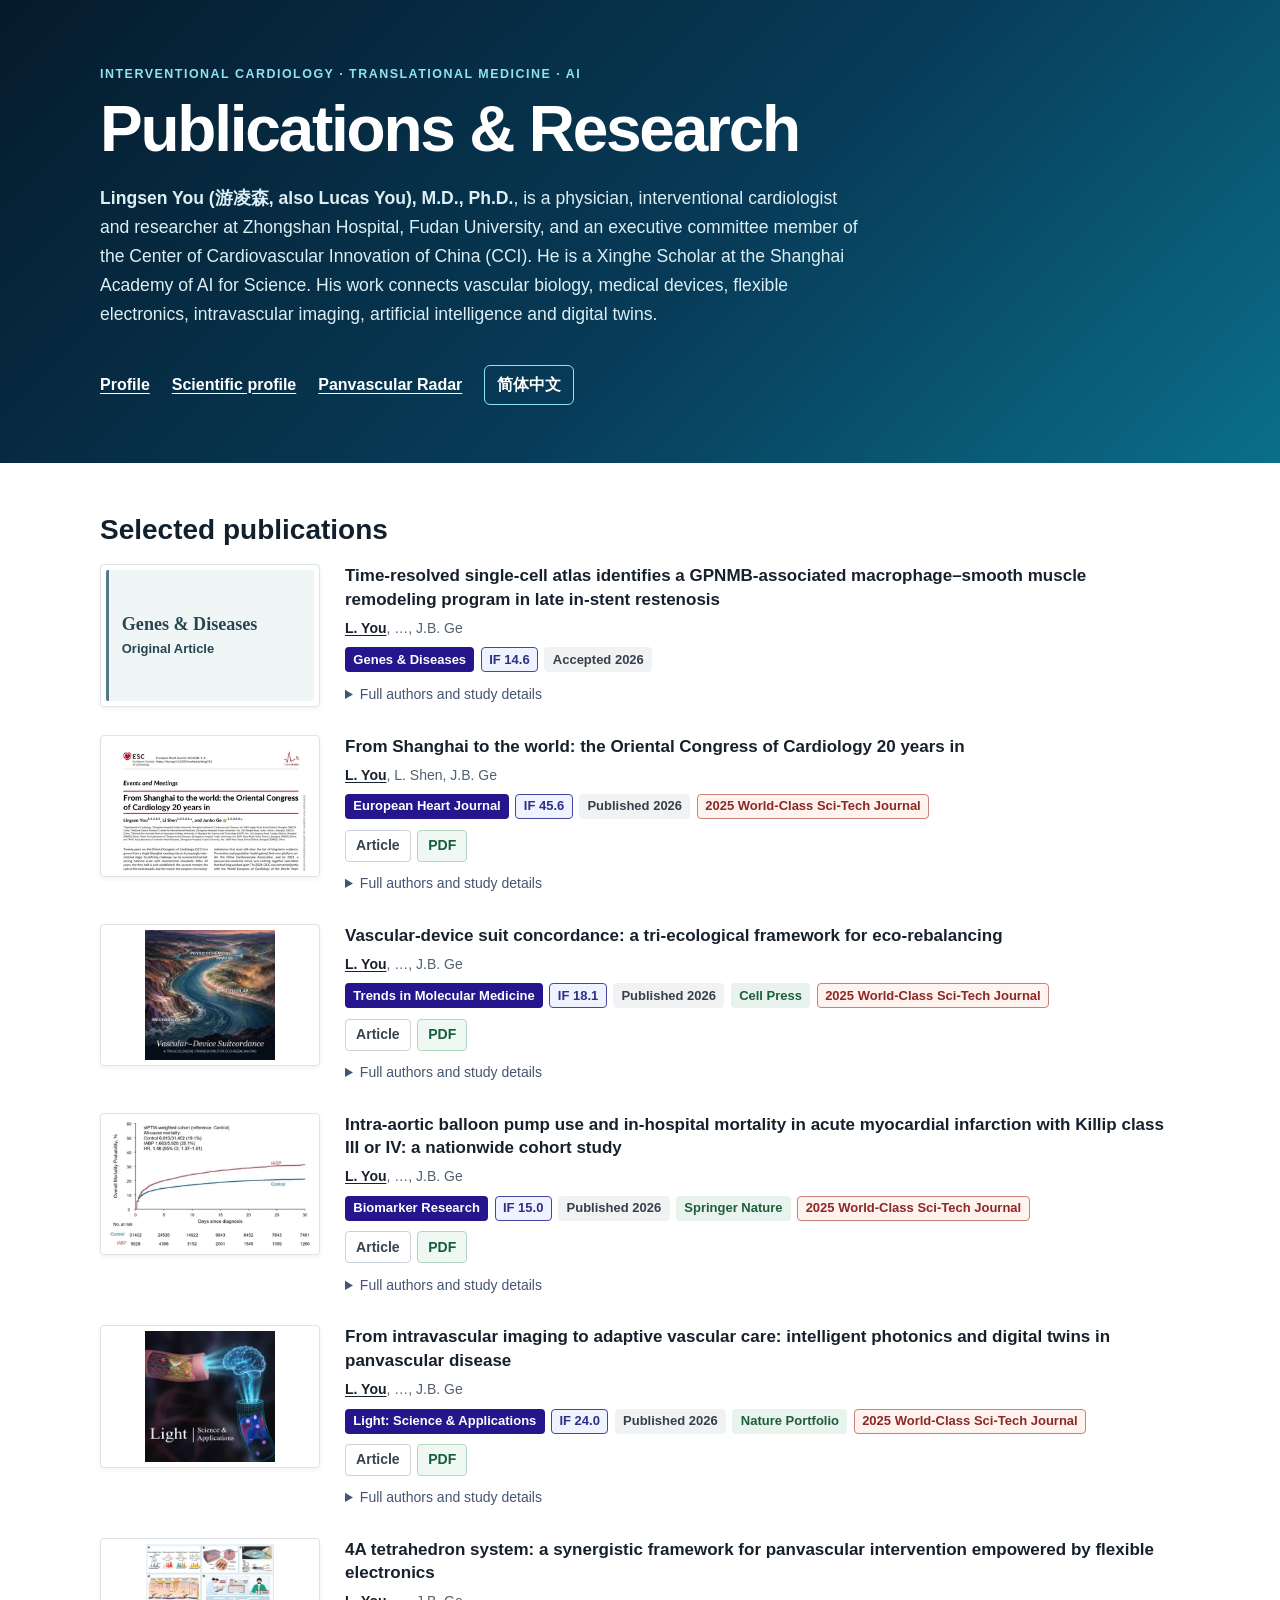
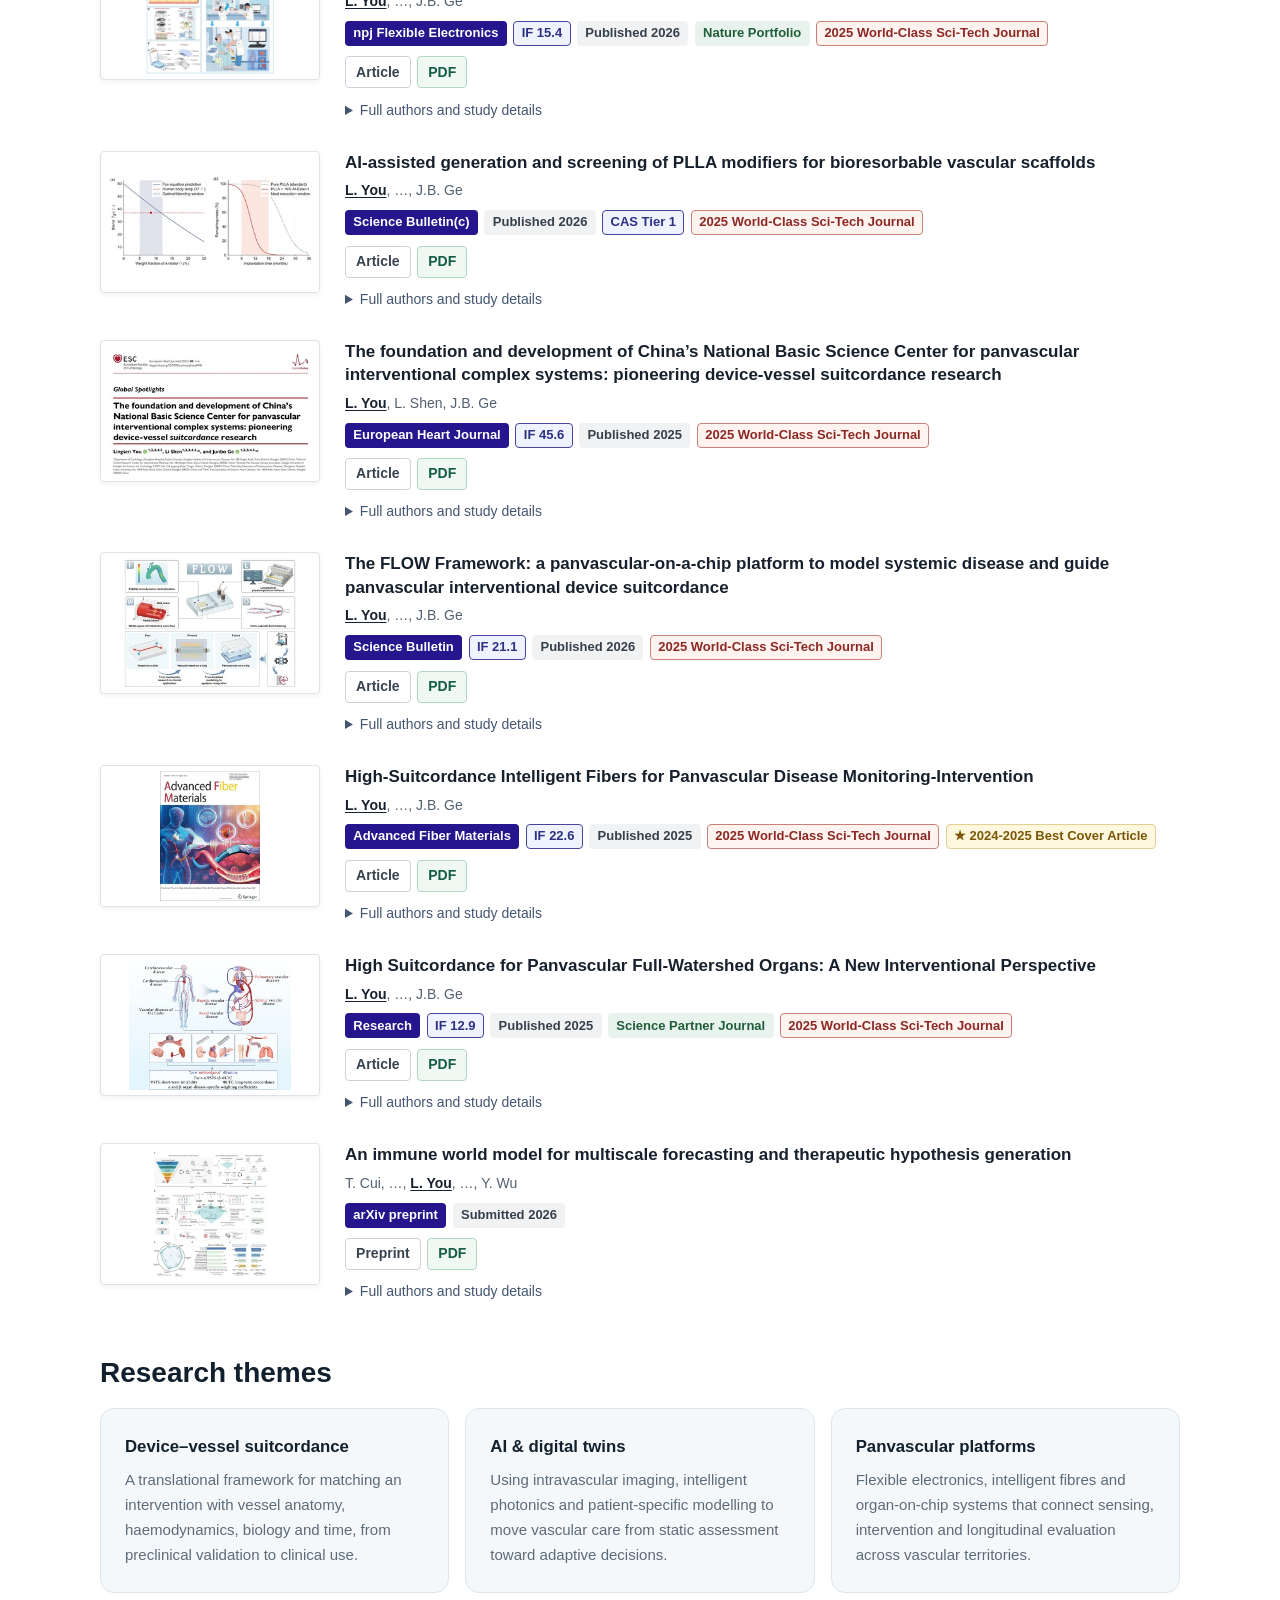
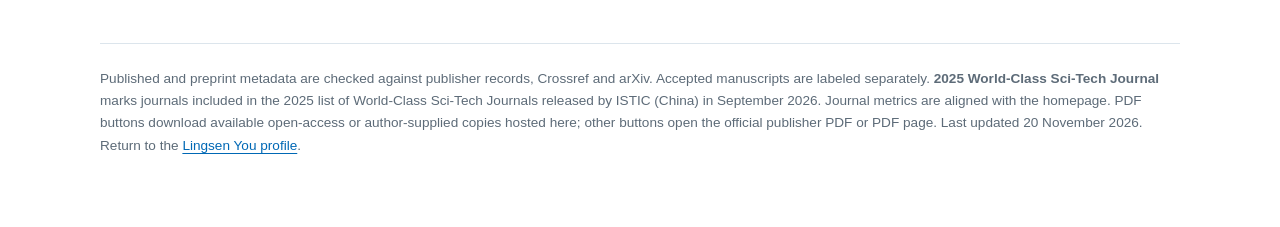
<file: publications/index.html>
<!doctype html>
<html lang="en">
<head>
  <meta charset="utf-8">
  <meta name="viewport" content="width=device-width, initial-scale=1">
  <title>Publications & Research | Lingsen You (游凌森)</title>
  <meta name="description" content="Selected publications and research themes of Lingsen You (游凌森, Lucas You), a physician and interventional cardiologist at Zhongshan Hospital, Fudan University, working on panvascular intervention, device-vessel suitcordance, flexible electronics, AI and digital twins.">
  <meta name="author" content="Lingsen You">
  <meta name="robots" content="index, follow, max-image-preview:large, max-snippet:-1, max-video-preview:-1">
  <link rel="canonical" href="https://lingsenyou.com/publications/">
  <link rel="alternate" hreflang="en" href="https://lingsenyou.com/publications/">
  <link rel="alternate" hreflang="zh-Hans" href="https://lingsenyou.com/zh/publications/">
  <link rel="alternate" hreflang="x-default" href="https://lingsenyou.com/publications/">
  <link rel="icon" type="image/png" href="../assets/optimized/favicon-32.png">
  <meta property="og:type" content="profile">
  <meta property="og:site_name" content="Lingsen You (游凌森)">
  <meta property="og:url" content="https://lingsenyou.com/publications/">
  <meta property="og:title" content="Publications & Research | Lingsen You (游凌森)">
  <meta property="og:description" content="Research by Lingsen You, a physician and interventional cardiologist at Zhongshan Hospital, Fudan University, across panvascular intervention, AI, digital twins, flexible electronics and device-vessel suitcordance.">
  <meta property="og:image" content="https://lingsenyou.com/paper6.jpg">
  <meta name="twitter:card" content="summary_large_image">
  <script type="application/ld+json">
  {
    "@context": "https://schema.org",
    "@graph": [
      {
        "@type": "Person",
        "@id": "https://lingsenyou.com/#person",
        "name": "Lingsen You",
        "alternateName": ["Lingsen Lucas You", "Lucas You", "游凌森"],
        "url": "https://lingsenyou.com/",
        "description": "Lingsen You is a physician and interventional cardiologist at Zhongshan Hospital, Fudan University.",
        "award": "Xinghe Scholar, Shanghai Academy of AI for Science",
        "jobTitle": ["Physician", "Interventional Cardiologist", "Executive Committee Member"],
        "memberOf": { "@type": "Organization", "name": "Center of Cardiovascular Innovation of China", "alternateName": "CCI" },
        "affiliation": { "@type": "MedicalOrganization", "name": "Zhongshan Hospital, Fudan University", "alternateName": "复旦大学附属中山医院", "sameAs": "https://ror.org/032x22645" },
        "worksFor": { "@type": "MedicalOrganization", "name": "Zhongshan Hospital, Fudan University", "alternateName": "复旦大学附属中山医院", "sameAs": "https://ror.org/032x22645" },
        "sameAs": ["https://orcid.org/0000-0003-0794-5907", "https://www.wikidata.org/wiki/Q91670793", "https://www.semanticscholar.org/author/Lingsen-You/2294627526", "https://openalex.org/A5113157144"]
      },
      {
        "@type": "WebSite",
        "@id": "https://lingsenyou.com/#website",
        "url": "https://lingsenyou.com/",
        "name": "Lingsen You (游凌森)",
        "publisher": { "@id": "https://lingsenyou.com/#person" }
      },
      {
        "@type": "CollectionPage",
        "@id": "https://lingsenyou.com/publications/#page",
        "url": "https://lingsenyou.com/publications/",
        "name": "Publications & Research | Lingsen You (游凌森)",
        "description": "Selected publications and research themes of Lingsen You in panvascular intervention, device-vessel suitcordance, flexible electronics, AI and digital twins.",
        "about": { "@id": "https://lingsenyou.com/#person" },
        "isPartOf": { "@id": "https://lingsenyou.com/#website" },
        "datePublished": "2026-08-13",
        "dateModified": "2026-11-24",
        "mainEntity": {
          "@type": "ItemList",
          "numberOfItems": 12,
          "itemListElement": [
            { "@type": "ListItem", "position": 1, "item": { "@id": "https://lingsenyou.com/publications/#paper-gpnmb-restenosis" } },
            { "@type": "ListItem", "position": 2, "item": { "@id": "https://doi.org/10.1093/eurheartj/ehag783" } },
            { "@type": "ListItem", "position": 3, "item": { "@id": "https://doi.org/10.1016/j.molmed.2026.09.007" } },
            { "@type": "ListItem", "position": 4, "item": { "@id": "https://doi.org/10.1186/s40364-026-00993-1" } },
            { "@type": "ListItem", "position": 5, "item": { "@id": "https://doi.org/10.1038/s41377-026-02410-6" } },
            { "@type": "ListItem", "position": 6, "item": { "@id": "https://doi.org/10.1038/s41528-026-00537-5" } },
            { "@type": "ListItem", "position": 7, "item": { "@id": "https://doi.org/10.1360/csb-2026-0332" } },
            { "@type": "ListItem", "position": 8, "item": { "@id": "https://doi.org/10.1093/eurheartj/ehaf418" } },
            { "@type": "ListItem", "position": 9, "item": { "@id": "https://doi.org/10.1016/j.scib.2025.12.051" } },
            { "@type": "ListItem", "position": 10, "item": { "@id": "https://doi.org/10.1007/s42765-025-00542-9" } },
            { "@type": "ListItem", "position": 11, "item": { "@id": "https://doi.org/10.34133/research.0974" } },
            { "@type": "ListItem", "position": 12, "item": { "@id": "https://arxiv.org/abs/2609.14709" } }
          ]
        }
      },
      {
        "@type": "BreadcrumbList",
        "itemListElement": [
          { "@type": "ListItem", "position": 1, "name": "Lingsen You", "item": "https://lingsenyou.com/" },
          { "@type": "ListItem", "position": 2, "name": "Publications & Research", "item": "https://lingsenyou.com/publications/" }
        ]
      },
      {
        "@type": "ScholarlyArticle",
        "@id": "https://lingsenyou.com/publications/#paper-gpnmb-restenosis",
        "headline": "Time-resolved single-cell atlas identifies a GPNMB-associated macrophage–smooth muscle remodeling program in late in-stent restenosis",
        "inLanguage": "en",
        "genre": "Original Article",
        "creativeWorkStatus": "Accepted",
        "creditText": "Lingsen You, Hanxiao Du and Wentong Wang contributed equally. Ning Jiang, Li Shen and Junbo Ge are corresponding authors.",
        "author": [{ "@id": "https://lingsenyou.com/#person" }, { "@type": "Person", "name": "Hanxiao Du" }, { "@type": "Person", "name": "Wentong Wang" }, { "@type": "Person", "name": "Yujun Guo" }, { "@type": "Person", "name": "Guanzhao Zhang" }, { "@type": "Person", "name": "Zisu Peng" }, { "@type": "Person", "name": "Xinran Deng" }, { "@type": "Person", "name": "Xiaoyu You" }, { "@type": "Person", "name": "Xingyu Yu" }, { "@type": "Person", "name": "Runrong Li" }, { "@type": "Person", "name": "Ning Jiang" }, { "@type": "Person", "name": "Li Shen" }, { "@type": "Person", "name": "Junbo Ge" }],
        "isPartOf": { "@type": "Periodical", "name": "Genes & Diseases" }
      },
      {
        "@type": "ScholarlyArticle",
        "@id": "https://doi.org/10.1093/eurheartj/ehag783",
        "url": "https://doi.org/10.1093/eurheartj/ehag783",
        "headline": "From Shanghai to the world: the Oriental Congress of Cardiology 20 years in",
        "datePublished": "2026-10-07",
        "author": [{ "@id": "https://lingsenyou.com/#person" }, { "@type": "Person", "name": "Li Shen" }, { "@type": "Person", "name": "Junbo Ge" }],
        "isPartOf": { "@type": "Periodical", "name": "European Heart Journal" },
        "genre": "Events and Meetings (CardioPulse)",
        "image": "https://lingsenyou.com/ehj-occ-20-years-cover.png",
        "identifier": { "@type": "PropertyValue", "propertyID": "DOI", "value": "10.1093/eurheartj/ehag783" }
      },
      {
        "@type": "ScholarlyArticle",
        "@id": "https://doi.org/10.1186/s40364-026-00993-1",
        "headline": "Intra-aortic balloon pump use and in-hospital mortality in acute myocardial infarction with Killip class III or IV: a nationwide cohort study",
        "datePublished": "2026-08",
        "author": [{ "@id": "https://lingsenyou.com/#person" }, { "@type": "Person", "name": "Hao Li" }, { "@type": "Person", "name": "Zhenzhen Lu" }, { "@type": "Person", "name": "Yu Wang" }, { "@type": "Person", "name": "Shanyuan Hong" }, { "@type": "Person", "name": "Mengyao Wang" }, { "@type": "Person", "name": "Tongtong Zang" }, { "@type": "Person", "name": "Lihong Huang" }, { "@type": "Person", "name": "Li Shen" }, { "@type": "Person", "name": "Junbo Ge" }],
        "isPartOf": { "@type": "Periodical", "name": "Biomarker Research" },
        "identifier": { "@type": "PropertyValue", "propertyID": "DOI", "value": "10.1186/s40364-026-00993-1" }
      },
      {
        "@type": "ScholarlyArticle",
        "@id": "https://doi.org/10.1038/s41377-026-02410-6",
        "headline": "From intravascular imaging to adaptive vascular care: intelligent photonics and digital twins in panvascular disease",
        "datePublished": "2026-08-04",
        "author": [{ "@id": "https://lingsenyou.com/#person" }, { "@type": "Person", "name": "Jiaxin Yao" }, { "@type": "Person", "name": "Yaoqing Qiu" }, { "@type": "Person", "name": "Yu Wang" }, { "@type": "Person", "name": "Yunlu Sun" }, { "@type": "Person", "name": "Rongjun Zhang" }, { "@type": "Person", "name": "Li Shen" }, { "@type": "Person", "name": "Junbo Ge" }],
        "isPartOf": { "@type": "Periodical", "name": "Light: Science & Applications" },
        "identifier": { "@type": "PropertyValue", "propertyID": "DOI", "value": "10.1038/s41377-026-02410-6" }
      },
      {
        "@type": "ScholarlyArticle",
        "@id": "https://doi.org/10.1038/s41528-026-00537-5",
        "headline": "4A tetrahedron system: a synergistic framework for panvascular intervention empowered by flexible electronics",
        "datePublished": "2026-01-29",
        "author": [{ "@id": "https://lingsenyou.com/#person" }, { "@type": "Person", "name": "Yirong Qu" }, { "@type": "Person", "name": "Yuheng Chen" }, { "@type": "Person", "name": "Yu Wang" }, { "@type": "Person", "name": "Li Shen" }, { "@type": "Person", "name": "Junbo Ge" }],
        "isPartOf": { "@type": "Periodical", "name": "npj Flexible Electronics" },
        "identifier": { "@type": "PropertyValue", "propertyID": "DOI", "value": "10.1038/s41528-026-00537-5" }
      },
      {
        "@type": "ScholarlyArticle",
        "@id": "https://doi.org/10.1360/csb-2026-0332",
        "headline": "AI-assisted generation and screening of PLLA modifiers for bioresorbable vascular scaffolds",
        "datePublished": "2026-04-14",
        "author": [{ "@id": "https://lingsenyou.com/#person" }, { "@type": "Person", "name": "Yujun Guo" }, { "@type": "Person", "name": "Zisu Peng" }, { "@type": "Person", "name": "Wentong Wang" }, { "@type": "Person", "name": "Li Shen" }, { "@type": "Person", "name": "Junbo Ge" }],
        "isPartOf": { "@type": "Periodical", "name": "Chinese Science Bulletin", "issn": "0023-074X" },
        "identifier": { "@type": "PropertyValue", "propertyID": "DOI", "value": "10.1360/csb-2026-0332" }
      },
      {
        "@type": "ScholarlyArticle",
        "@id": "https://doi.org/10.1093/eurheartj/ehaf418",
        "headline": "The foundation and development of China's National Basic Science Center for panvascular interventional complex systems: pioneering device-vessel suitcordance research",
        "datePublished": "2025-06-04",
        "author": [{ "@id": "https://lingsenyou.com/#person" }, { "@type": "Person", "name": "Li Shen" }, { "@type": "Person", "name": "Junbo Ge" }],
        "isPartOf": { "@type": "Periodical", "name": "European Heart Journal" },
        "identifier": { "@type": "PropertyValue", "propertyID": "DOI", "value": "10.1093/eurheartj/ehaf418" }
      },
      {
        "@type": "ScholarlyArticle",
        "@id": "https://doi.org/10.1016/j.scib.2025.12.051",
        "headline": "The FLOW Framework: a panvascular-on-a-chip platform to model systemic disease and guide panvascular interventional device suitcordance",
        "datePublished": "2026-02",
        "author": [{ "@id": "https://lingsenyou.com/#person" }, { "@type": "Person", "name": "Yuheng Chen" }, { "@type": "Person", "name": "Zeyang Zhang" }, { "@type": "Person", "name": "Yu Wang" }, { "@type": "Person", "name": "Zhongze Gu" }, { "@type": "Person", "name": "Li Shen" }, { "@type": "Person", "name": "Junbo Ge" }],
        "isPartOf": { "@type": "Periodical", "name": "Science Bulletin" },
        "identifier": { "@type": "PropertyValue", "propertyID": "DOI", "value": "10.1016/j.scib.2025.12.051" }
      },
      {
        "@type": "ScholarlyArticle",
        "@id": "https://doi.org/10.1007/s42765-025-00542-9",
        "headline": "High-Suitcordance Intelligent Fibers for Panvascular Disease Monitoring-Intervention",
        "datePublished": "2025-05-08",
        "author": [{ "@id": "https://lingsenyou.com/#person" }, { "@type": "Person", "name": "Yuchen Luo" }, { "@type": "Person", "name": "Qiang Cheng" }, { "@type": "Person", "name": "Li Shen" }, { "@type": "Person", "name": "Junbo Ge" }],
        "isPartOf": { "@type": "Periodical", "name": "Advanced Fiber Materials" },
        "identifier": { "@type": "PropertyValue", "propertyID": "DOI", "value": "10.1007/s42765-025-00542-9" }
      },
      {
        "@type": "ScholarlyArticle",
        "@id": "https://doi.org/10.34133/research.0974",
        "headline": "High Suitcordance for Panvascular Full-Watershed Organs: A New Interventional Perspective",
        "datePublished": "2025-10-29",
        "author": [{ "@id": "https://lingsenyou.com/#person" }, { "@type": "Person", "name": "Yuheng Chen" }, { "@type": "Person", "name": "Zeyang Zhang" }, { "@type": "Person", "name": "Yu Wang" }, { "@type": "Person", "name": "Li Shen" }, { "@type": "Person", "name": "Junbo Ge" }],
        "isPartOf": { "@type": "Periodical", "name": "Research" },
        "identifier": { "@type": "PropertyValue", "propertyID": "DOI", "value": "10.34133/research.0974" }
      }
    ]
  }
  </script>
  <style>
    :root { --ink:#12202d; --muted:#5d6b78; --blue:#0068b5; --line:#dce5ec; --wash:#f4f8fb; }
    * { box-sizing:border-box; }
    body { margin:0; color:var(--ink); background:#fff; font:16px/1.65 Arial,"Helvetica Neue","PingFang SC","Microsoft YaHei",sans-serif; }
    a { color:var(--blue); text-underline-offset:3px; }
    header { color:#fff; background:linear-gradient(135deg,#061b2c 0%,#073b58 55%,#0b6f8a 100%); }
    .hero,.page { width:min(1080px,calc(100% - 40px)); margin:auto; }
    .hero { padding:64px 0 58px; }
    .eyebrow { margin:0 0 10px; color:#8de4f0; font-size:.78rem; font-weight:700; letter-spacing:.12em; text-transform:uppercase; }
    h1 { margin:0; max-width:760px; font-size:clamp(2.1rem,6vw,4rem); line-height:1.08; letter-spacing:-.035em; }
    .intro { max-width:760px; margin:20px 0 0; color:#dceff4; font-size:1.1rem; }
    nav { margin-top:28px; }
    nav a { color:#fff; font-weight:700; margin-right:22px; }
    nav a.language-link { display:inline-flex; align-items:center; min-height:40px; padding:4px 12px; margin-top:8px; border:1px solid #8de4f0; border-radius:6px; text-decoration:none; }
    nav a.language-link:hover { background:rgba(255,255,255,.12); }
    nav a:focus-visible { outline:3px solid #8de4f0; outline-offset:4px; }
    .page { padding:50px 0 70px; }
    h2 { margin:0 0 18px; font-size:1.75rem; line-height:1.2; }
    [aria-labelledby="themes-title"] { margin-top:52px; }
    .themes { display:grid; grid-template-columns:repeat(3,1fr); gap:16px; margin-bottom:0; }
    .theme { padding:24px; border:1px solid var(--line); border-radius:14px; background:var(--wash); }
    .theme h3 { margin:0 0 8px; font-size:1.05rem; }
    .theme p { margin:0; color:var(--muted); font-size:.94rem; }
    .pub-list { display:grid; gap:18px; }
    article { display:grid; grid-template-columns:150px minmax(0,1fr); gap:24px; padding:22px; border:1px solid var(--line); border-radius:14px; }
    article picture { display:block; }
    article img { display:block; width:150px; height:auto; object-fit:contain; border-radius:9px; background:#eef3f6; }
    article h3 { margin:0 0 8px; font-size:1.2rem; line-height:1.35; }
    article h3 a { color:var(--ink); text-decoration:none; }
    article h3 a:hover { color:var(--blue); text-decoration:underline; }
    .authors,.venue,.summary { margin:5px 0; color:var(--muted); font-size:.94rem; }
    .authors strong { color:var(--ink); }
    .summary { margin-top:11px; }
    .wcj { display:inline-block; margin-left:6px; padding:0 8px; border:1px solid #e8a9a3; border-radius:999px; background:#fdecea; color:#a50e0e; font-size:.8rem; font-weight:700; line-height:1.6; white-space:nowrap; vertical-align:1px; }
    .tier { display:inline-block; margin-left:6px; padding:0 8px; border:1px solid #9bb7d4; border-radius:999px; background:#eef4fa; color:#0b4f87; font-size:.8rem; font-weight:700; line-height:1.6; white-space:nowrap; vertical-align:1px; }
    .journal-metrics { display:flex; flex-wrap:wrap; gap:6px; margin:10px 0; }
    .journal-metrics span, .journal-metrics a.metric-if { padding:2px 8px; border-radius:5px; background:#eef4fa; color:#0b4f87; font-size:.8rem; font-weight:700; }
    .journal-metrics .metric-if { border:1px solid #1a0dab; background:#e8f0fe; color:#1a0dab; }
    .journal-metrics .metric-publisher { background:#e6f4ea; color:#137333; }
    .metrics-note { margin:8px 0; color:var(--muted); font-size:.8rem; }
    article.nofig { grid-template-columns:1fr; }
    .doi { display:inline-block; margin-top:8px; font-weight:700; font-size:.9rem; }
    article img.figure { object-fit:contain; background:#fff; }
    article img.ehj-preview { aspect-ratio:640/414; object-fit:cover; object-position:top; background:#fff; }
    .pdf-actions { margin-top:12px; }
    .pdf-link { display:inline-flex; align-items:center; min-height:40px; padding:6px 13px; border:1px solid #b4d5c5; border-radius:6px; background:#edf8f1; color:#17613d; font-size:.86rem; font-weight:700; text-decoration:none; }
    .pdf-link:hover { background:#dcefe3; border-color:#17613d; }
    .pdf-link:focus-visible { outline:3px solid var(--blue); outline-offset:3px; }
    .journal-metrics .metric-award { background:#fff4d6; color:#805600; }
    .doi { overflow-wrap:anywhere; }
    footer { margin-top:50px; padding-top:24px; border-top:1px solid var(--line); color:var(--muted); font-size:.85rem; }
    @media(max-width:760px) { .themes{grid-template-columns:1fr}.hero{padding:45px 0}article{grid-template-columns:90px minmax(0,1fr);padding:16px;gap:15px}article.nofig{grid-template-columns:1fr}article img{width:90px;height:auto}.wcj,.tier{white-space:normal;border-radius:6px;margin-left:0} }
    @media(max-width:560px) { article{grid-template-columns:minmax(0,1fr)}article img{width:180px;max-width:100%} }
  </style>
<link rel="stylesheet" href="/assets/publication-cards.css?v=1">
</head>
<body>
  <header>
    <div class="hero">
      <p class="eyebrow">Interventional cardiology · Translational medicine · AI</p>
      <h1>Publications &amp; Research</h1>
      <p class="intro"><strong>Lingsen You (游凌森, also Lucas You), M.D., Ph.D.</strong>, is a physician, interventional cardiologist and researcher at Zhongshan Hospital, Fudan University, and an executive committee member of the Center of Cardiovascular Innovation of China (CCI). He is a Xinghe Scholar at the Shanghai Academy of AI for Science. His work connects vascular biology, medical devices, flexible electronics, intravascular imaging, artificial intelligence and digital twins.</p>
      <nav aria-label="Primary"><a href="https://lingsenyou.com/">Profile</a><a href="https://lingsenyou.com/scientific/">Scientific profile</a><a href="https://lingsenyou.com/panvascular/">Panvascular Radar</a><a class="language-link" href="/zh/publications/" lang="zh-Hans" hreflang="zh-Hans" aria-label="查看简体中文版">简体中文</a></nav>
    </div>
  </header>
  <main class="page">
    <section aria-labelledby="selected-title">
      <h2 id="selected-title">Selected publications</h2>
<!-- BEGIN GENERATED PUBLICATION CARDS -->
<div class="pub-list pc-list">
<article class="pub-card pub-item" id="paper-gpnmb-restenosis" data-status="accepted">
  <div class="pc-media"><div class="journal-label"><strong lang="en">Genes &amp; Diseases</strong><small>Original Article</small></div></div>
  <div class="pc-body">
    <h3 class="pc-title">Time-resolved single-cell atlas identifies a GPNMB-associated macrophage–smooth muscle remodeling program in late in-stent restenosis</h3>
    <p class="pc-authors"><strong>L. You</strong>, …, J.B. Ge</p>
    <div class="pc-badges"><span class="pc-badge pc-journal">Genes &amp; Diseases</span> <a href="https://www.keaipublishing.com/en/journals/genes-and-diseases/" class="pc-badge pc-if" target="_blank" rel="noopener" title="Journal Impact Factor, reported by KeAi">IF 14.6</a> <span class="pc-badge pc-status">Accepted 2026</span></div>
    <div class="pc-actions"></div>
    <details class="pc-details">
      <summary>Full authors and study details</summary>
      <p class="authors"><strong>Lingsen You</strong><sup>#</sup>, Hanxiao Du<sup>#</sup>, Wentong Wang<sup>#</sup>, Yujun Guo, Guanzhao Zhang, Zisu Peng, Xinran Deng, Xiaoyu You, Xingyu Yu, Runrong Li, Ning Jiang<sup>*</sup>, Li Shen<sup>*</sup>, Junbo Ge<sup>*</sup></p>
      <p class="summary">The single-cell atlas profiles 103,410 vascular wall cells from rabbit carotid arteries sampled one and five months after bare-metal stent implantation.</p>
      <p class="pc-note"># Equal contribution; * corresponding authors.</p>
      <p class="pc-note">Accepted in November 2026.</p>
    </details>
  </div>
</article>
<article class="pub-card pub-item" id="paper-ehag783" data-status="published">
  <div class="pc-media"><a class="pc-media-link" href="https://doi.org/10.1093/eurheartj/ehag783" target="_blank" rel="noopener" aria-label="Read: From Shanghai to the world: the Oriental Congress of Cardiology 20 years in"><picture><source type="image/webp" srcset="/assets/optimized/ehj-occ-20-years-cover-320.webp 320w, /assets/optimized/ehj-occ-20-years-cover-640.webp 640w" sizes="(max-width: 600px) 220px, (max-width: 1000px) 175px, 220px"><img src="/ehj-occ-20-years-cover.png" alt="First-page header, title and authors of the European Heart Journal article From Shanghai to the world: the Oriental Congress of Cardiology 20 years in" width="640" height="414" loading="lazy" decoding="async"></picture></a></div>
  <div class="pc-body">
    <h3 class="pc-title"><a href="https://doi.org/10.1093/eurheartj/ehag783" target="_blank" rel="noopener">From Shanghai to the world: the Oriental Congress of Cardiology 20 years in</a></h3>
    <p class="pc-authors"><strong>L. You</strong>, L. Shen, J.B. Ge</p>
    <div class="pc-badges"><span class="pc-badge pc-journal">European Heart Journal</span> <span class="pc-badge pc-if" title="2025 Journal Impact Factor. Official ESC journal published by Oxford University Press. Cardiac &amp; Cardiovascular Systems rank: 2/237. Source: academic.oup.com/eurheartj/pages/About">IF 45.6</span> <span class="pc-badge pc-status">Published 2026</span> <span class="pc-badge pc-honor" title="2025 World-Class Sci-Tech Journal designation, consistent with the existing EHJ entry.">2025 World-Class Sci-Tech Journal</span></div>
    <div class="pc-actions"><a href="https://doi.org/10.1093/eurheartj/ehag783" class="pc-link" target="_blank" rel="noopener">Article</a> <a href="/pdfs/ehj-occ-2026.pdf" class="pc-link pc-pdf pdf-link" download="ehj-occ-2026.pdf">PDF</a></div>
    <details class="pc-details">
      <summary>Full authors and study details</summary>
      <p class="authors"><strong>Lingsen You</strong>, Li Shen, Junbo Ge</p>
      <p class="pc-citation">European Heart Journal · CardioPulse: Events and Meetings · Published online 7 October 2026</p>
      <p class="summary">A meeting report tracing the Oriental Congress of Cardiology's growth from a Shanghai meeting into a global platform, and examining how its 20th anniversary brings scale, international collaboration and evidence standards into focus.</p>
      <p class="pc-note">Oxford University Press · ESC official journal · <a href="https://academic.oup.com/eurheartj/pages/About" rel="noopener" target="_blank" title="2025 Journal Impact Factor rank in Cardiac &amp; Cardiovascular Systems">Cardiovascular rank 2/237</a></p>
      <p class="pc-note">2025 metrics: 5-year IF 42.2 · JCI 7.96 · CiteScore 35.9. Impact factor rank: Cardiac &amp; Cardiovascular Systems. <a href="https://academic.oup.com/eurheartj/pages/About" rel="noopener" target="_blank">Official OUP source</a>.</p>
      <p class="pc-sources"><a href="https://doi.org/10.1093/eurheartj/ehag783" class="pc-id" target="_blank" rel="noopener">DOI: 10.1093/eurheartj/ehag783</a></p>
    </details>
  </div>
</article>
<article class="pub-card pub-item" id="paper-j-molmed-2026-09-007" data-status="published">
  <div class="pc-media"><a class="pc-media-link" href="https://doi.org/10.1016/j.molmed.2026.09.007" target="_blank" rel="noopener" aria-label="Read: Vascular-device suit concordance: a tri-ecological framework for eco-rebalancing"><picture><source type="image/webp" srcset="/assets/optimized/trends-molecular-medicine-suitcordance-320.webp 320w, /assets/optimized/trends-molecular-medicine-suitcordance-640.webp 640w" sizes="(max-width: 600px) 220px, (max-width: 1000px) 175px, 220px"><img src="/trends-molecular-medicine-suitcordance.jpg" alt="A river in balance, annotated with the three ecological balances of vascular-device suitcordance: mechanical, cellular and physicochemical-immune" width="1000" height="1000" loading="lazy" decoding="async"></picture></a></div>
  <div class="pc-body">
    <h3 class="pc-title"><a href="https://doi.org/10.1016/j.molmed.2026.09.007" target="_blank" rel="noopener">Vascular-device suit concordance: a tri-ecological framework for eco-rebalancing</a></h3>
    <p class="pc-authors"><strong>L. You</strong>, …, J.B. Ge</p>
    <div class="pc-badges"><span class="pc-badge pc-journal">Trends in Molecular Medicine</span> <span class="pc-badge pc-if">IF 18.1</span> <span class="pc-badge pc-status">Published 2026</span> <span class="pc-badge pc-publisher">Cell Press</span> <span class="pc-badge pc-honor" title="Included in the 2025 list of World-Class Sci-Tech Journals released by the Institute of Scientific and Technical Information of China (ISTIC) on 12 September 2026">2025 World-Class Sci-Tech Journal</span></div>
    <div class="pc-actions"><a href="https://doi.org/10.1016/j.molmed.2026.09.007" class="pc-link" target="_blank" rel="noopener">Article</a> <a href="https://www.sciencedirect.com/science/article/pii/S1471491426002236/pdfft" class="pc-link pc-pdf pdf-link" target="_blank" rel="noopener">PDF</a></div>
    <details class="pc-details">
      <summary>Full authors and study details</summary>
      <p class="authors"><strong>Lingsen You</strong>, Yaxuan Li, Yuchen Luo, Qiang Cheng, Liuliu Feng, Li Shen, Junbo Ge</p>
      <p class="pc-citation">Trends in Molecular Medicine · Cell Press · published online 2 October 2026</p>
      <p class="summary">An ecological reading of device–vessel suitcordance: three balances that an implanted device perturbs and has to restore. DOI: <a href="https://doi.org/10.1016/j.molmed.2026.09.007" rel="noopener" target="_blank">10.1016/j.molmed.2026.09.007</a>. <a href="https://pubmed.ncbi.nlm.nih.gov/42827069/" rel="noopener" target="_blank">PubMed</a>.</p>
    </details>
  </div>
</article>
<article class="pub-card pub-item" id="paper-s40364-026-00993-1" data-status="published">
  <div class="pc-media"><a class="pc-media-link" href="https://doi.org/10.1186/s40364-026-00993-1" target="_blank" rel="noopener" aria-label="Read: Intra-aortic balloon pump use and in-hospital mortality in acute myocardial infarction with Killip class III or IV: a nationwide cohort study"><picture><source type="image/webp" srcset="/assets/optimized/paper7-320.webp 320w, /assets/optimized/paper7-640.webp 640w" sizes="(max-width: 600px) 220px, (max-width: 1000px) 175px, 220px"><img src="/paper7.jpg" alt="Kaplan-Meier curves of in-hospital all-cause mortality with and without intra-aortic balloon pump support in the sIPTW-weighted cohort" width="843" height="535" loading="lazy" decoding="async"></picture></a></div>
  <div class="pc-body">
    <h3 class="pc-title"><a href="https://doi.org/10.1186/s40364-026-00993-1" target="_blank" rel="noopener">Intra-aortic balloon pump use and in-hospital mortality in acute myocardial infarction with Killip class III or IV: a nationwide cohort study</a></h3>
    <p class="pc-authors"><strong>L. You</strong>, …, J.B. Ge</p>
    <div class="pc-badges"><span class="pc-badge pc-journal">Biomarker Research</span> <span class="pc-badge pc-if">IF 15.0</span> <span class="pc-badge pc-status">Published 2026</span> <span class="pc-badge pc-publisher">Springer Nature</span> <span class="pc-badge pc-honor" title="Included in the 2025 list of World-Class Sci-Tech Journals released by the Institute of Scientific and Technical Information of China (ISTIC) on 12 September 2026">2025 World-Class Sci-Tech Journal</span></div>
    <div class="pc-actions"><a href="https://doi.org/10.1186/s40364-026-00993-1" class="pc-link" target="_blank" rel="noopener">Article</a> <a href="/pdfs/iabp-biomarker-research-2026.pdf" class="pc-link pc-pdf pdf-link" download="iabp-biomarker-research-2026.pdf">PDF</a></div>
    <details class="pc-details">
      <summary>Full authors and study details</summary>
      <p class="authors"><strong>Lingsen You</strong>, Hao Li, Zhenzhen Lu, Yu Wang, Shanyuan Hong, Mengyao Wang, Tongtong Zang, Lihong Huang, Li Shen, Junbo Ge</p>
      <p class="pc-citation">Biomarker Research · August 2026 · 14:97</p>
      <p class="summary">A nationwide cohort of 37,477 patients undergoing PCI for acute myocardial infarction with Killip class III or IV, drawn from the China Chest Pain Center Database (4,089 hospitals, 2019–2023). Using target-trial emulation with BART-based stabilised inverse probability weighting, intra-aortic balloon pump use during hospitalisation was associated with higher in-hospital all-cause mortality (28.1% vs. 19.1%; HR 1.48, 95% CI 1.37–1.61).</p>
      <p class="pc-note">Open access.</p>
      <p class="pc-sources"><a href="https://doi.org/10.1186/s40364-026-00993-1" class="pc-id" target="_blank" rel="noopener">DOI: 10.1186/s40364-026-00993-1</a></p>
    </details>
  </div>
</article>
<article class="pub-card pub-item" id="paper-s41377-026-02410-6" data-status="published">
  <div class="pc-media"><a class="pc-media-link" href="https://doi.org/10.1038/s41377-026-02410-6" target="_blank" rel="noopener" aria-label="Read: From intravascular imaging to adaptive vascular care: intelligent photonics and digital twins in panvascular disease"><picture><source type="image/webp" srcset="/assets/optimized/paper6-320.webp 320w, /assets/optimized/paper6-640.webp 640w" sizes="(max-width: 600px) 220px, (max-width: 1000px) 175px, 220px"><img src="/paper6.jpg" alt="Light: Science &amp; Applications — Intelligent Photonics and Digital Twins in Panvascular Disease" width="640" height="640" loading="lazy" decoding="async"></picture></a></div>
  <div class="pc-body">
    <h3 class="pc-title"><a href="https://doi.org/10.1038/s41377-026-02410-6" target="_blank" rel="noopener">From intravascular imaging to adaptive vascular care: intelligent photonics and digital twins in panvascular disease</a></h3>
    <p class="pc-authors"><strong>L. You</strong>, …, J.B. Ge</p>
    <div class="pc-badges"><span class="pc-badge pc-journal">Light: Science &amp; Applications</span> <span class="pc-badge pc-if">IF 24.0</span> <span class="pc-badge pc-status">Published 2026</span> <span class="pc-badge pc-publisher">Nature Portfolio</span> <span class="pc-badge pc-honor" title="Included in the 2025 list of World-Class Sci-Tech Journals released by the Institute of Scientific and Technical Information of China (ISTIC) on 12 September 2026">2025 World-Class Sci-Tech Journal</span></div>
    <div class="pc-actions"><a href="https://doi.org/10.1038/s41377-026-02410-6" class="pc-link" target="_blank" rel="noopener">Article</a> <a href="/pdfs/light-intelligent-photonics-2026.pdf" class="pc-link pc-pdf pdf-link" download="light-intelligent-photonics-2026.pdf">PDF</a></div>
    <details class="pc-details">
      <summary>Full authors and study details</summary>
      <p class="authors"><strong>Lingsen You</strong>, Jiaxin Yao, Yaoqing Qiu, Yu Wang, Yunlu Sun, Rongjun Zhang, Li Shen, Junbo Ge</p>
      <p class="pc-citation">Light: Science &amp; Applications · 4 August 2026</p>
      <p class="summary">A roadmap connecting intravascular imaging and intelligent photonics with computational vascular representations for more adaptive panvascular care.</p>
      <p class="pc-sources"><a href="https://doi.org/10.1038/s41377-026-02410-6" class="pc-id" target="_blank" rel="noopener">DOI: 10.1038/s41377-026-02410-6</a> · <a href="https://www.nature.com/articles/s41377-026-02410-6" target="_blank" rel="noopener">Publisher article page</a></p>
    </details>
  </div>
</article>
<article class="pub-card pub-item" id="paper-s41528-026-00537-5" data-status="published">
  <div class="pc-media"><a class="pc-media-link" href="https://doi.org/10.1038/s41528-026-00537-5" target="_blank" rel="noopener" aria-label="Read: 4A tetrahedron system: a synergistic framework for panvascular intervention empowered by flexible electronics"><picture><source type="image/webp" srcset="/assets/optimized/paper4-320.webp 320w, /assets/optimized/paper4-640.webp 640w" sizes="(max-width: 600px) 220px, (max-width: 1000px) 175px, 220px"><img src="/paper4.jpg" alt="4A tetrahedron system for panvascular intervention empowered by flexible electronics" width="640" height="653" loading="lazy" decoding="async"></picture></a></div>
  <div class="pc-body">
    <h3 class="pc-title"><a href="https://doi.org/10.1038/s41528-026-00537-5" target="_blank" rel="noopener">4A tetrahedron system: a synergistic framework for panvascular intervention empowered by flexible electronics</a></h3>
    <p class="pc-authors"><strong>L. You</strong>, …, J.B. Ge</p>
    <div class="pc-badges"><span class="pc-badge pc-journal">npj Flexible Electronics</span> <span class="pc-badge pc-if">IF 15.4</span> <span class="pc-badge pc-status">Published 2026</span> <span class="pc-badge pc-publisher">Nature Portfolio</span> <span class="pc-badge pc-honor" title="Included in the 2025 list of World-Class Sci-Tech Journals released by the Institute of Scientific and Technical Information of China (ISTIC) on 12 September 2026">2025 World-Class Sci-Tech Journal</span></div>
    <div class="pc-actions"><a href="https://doi.org/10.1038/s41528-026-00537-5" class="pc-link" target="_blank" rel="noopener">Article</a> <a href="/pdfs/npj-4a-tetrahedron-2026.pdf" class="pc-link pc-pdf pdf-link" download="npj-4a-tetrahedron-2026.pdf">PDF</a></div>
    <details class="pc-details">
      <summary>Full authors and study details</summary>
      <p class="authors"><strong>Lingsen You</strong>, Yirong Qu, Yuheng Chen, Yu Wang, Li Shen, Junbo Ge</p>
      <p class="pc-citation">npj Flexible Electronics · 29 January 2026</p>
      <p class="summary">A four-dimensional framework for aligning anatomy, application, adaptation and assessment in flexible-electronic panvascular systems.</p>
      <p class="pc-sources"><a href="https://doi.org/10.1038/s41528-026-00537-5" class="pc-id" target="_blank" rel="noopener">DOI: 10.1038/s41528-026-00537-5</a></p>
    </details>
  </div>
</article>
<article class="pub-card pub-item" id="paper-csb-2026-0332" data-status="published">
  <div class="pc-media"><a class="pc-media-link" href="https://doi.org/10.1360/csb-2026-0332" target="_blank" rel="noopener" aria-label="Read: AI-assisted generation and screening of PLLA modifiers for bioresorbable vascular scaffolds"><picture><source type="image/webp" srcset="/assets/optimized/csb-plla-ai-screening-320.webp 320w, /assets/optimized/csb-plla-ai-screening-640.webp 640w" sizes="(max-width: 600px) 220px, (max-width: 1000px) 175px, 220px"><img src="/csb-plla-ai-screening.jpg" alt="Two panels from the paper: predicted blend glass transition temperature against modifier fraction, and remaining scaffold mass against implantation time" width="1400" height="616" loading="lazy" decoding="async"></picture></a></div>
  <div class="pc-body">
    <h3 class="pc-title"><a href="https://doi.org/10.1360/csb-2026-0332" target="_blank" rel="noopener">AI-assisted generation and screening of PLLA modifiers for bioresorbable vascular scaffolds</a></h3>
    <p class="pc-authors"><strong>L. You</strong>, …, J.B. Ge</p>
    <div class="pc-badges"><span class="pc-badge pc-journal">Science Bulletin(c)</span> <span class="pc-badge pc-status">Published 2026</span> <span class="pc-badge pc-tier" title="Tier 1 in the Chinese Academy of Sciences journal ranking">CAS Tier 1</span> <span class="pc-badge pc-honor" title="Included in the 2025 list of World-Class Sci-Tech Journals released by the Institute of Scientific and Technical Information of China (ISTIC) on 12 September 2026">2025 World-Class Sci-Tech Journal</span></div>
    <div class="pc-actions"><a href="https://doi.org/10.1360/csb-2026-0332" class="pc-link" target="_blank" rel="noopener">Article</a> <a href="https://www.sciengine.com/doi/10.1360/CSB-2026-0332" class="pc-link pc-pdf pdf-link" target="_blank" rel="noopener">PDF</a></div>
    <details class="pc-details">
      <summary>Full authors and study details</summary>
      <p class="authors"><strong>Lingsen You</strong>, Yujun Guo, Zisu Peng, Wentong Wang, Li Shen, Junbo Ge</p>
      <p class="pc-citation">Science Bulletin(c) · 14 April 2026 · 71(19):4653–4662</p>
      <p class="summary">An AI-assisted route to generating and screening candidate modifiers for poly-L-lactic acid, the polymer used in bioresorbable vascular scaffolds.</p>
      <p class="pc-sources"><a href="https://doi.org/10.1360/csb-2026-0332" class="pc-id" target="_blank" rel="noopener">DOI: 10.1360/csb-2026-0332</a></p>
    </details>
  </div>
</article>
<article class="pub-card pub-item" id="paper-ehaf418" data-status="published">
  <div class="pc-media"><a class="pc-media-link" href="https://doi.org/10.1093/eurheartj/ehaf418" target="_blank" rel="noopener" aria-label="Read: The foundation and development of China’s National Basic Science Center for panvascular interventional complex systems: pioneering device-vessel suitcordance research"><picture><source type="image/webp" srcset="/assets/optimized/paper1-320.webp 320w, /assets/optimized/paper1-640.webp 640w" sizes="(max-width: 600px) 220px, (max-width: 1000px) 175px, 220px"><img src="/paper1.jpg" alt="European Heart Journal article on device-vessel suitcordance research" width="640" height="414" loading="lazy" decoding="async"></picture></a></div>
  <div class="pc-body">
    <h3 class="pc-title"><a href="https://doi.org/10.1093/eurheartj/ehaf418" target="_blank" rel="noopener">The foundation and development of China’s National Basic Science Center for panvascular interventional complex systems: pioneering device-vessel suitcordance research</a></h3>
    <p class="pc-authors"><strong>L. You</strong>, L. Shen, J.B. Ge</p>
    <div class="pc-badges"><span class="pc-badge pc-journal">European Heart Journal</span> <span class="pc-badge pc-if" title="2025 Journal Impact Factor. Official ESC journal published by Oxford University Press. Cardiac &amp; Cardiovascular Systems rank: 2/237. Source: academic.oup.com/eurheartj/pages/About">IF 45.6</span> <span class="pc-badge pc-status">Published 2025</span> <span class="pc-badge pc-honor" title="Included in the 2025 list of World-Class Sci-Tech Journals released by the Institute of Scientific and Technical Information of China (ISTIC) on 12 September 2026">2025 World-Class Sci-Tech Journal</span></div>
    <div class="pc-actions"><a href="https://doi.org/10.1093/eurheartj/ehaf418" class="pc-link" target="_blank" rel="noopener">Article</a> <a href="https://academic.oup.com/eurheartj/article-pdf/46/35/3400/63435484/ehaf418.pdf" class="pc-link pc-pdf pdf-link" target="_blank" rel="noopener">PDF</a></div>
    <details class="pc-details">
      <summary>Full authors and study details</summary>
      <p class="authors"><strong>Lingsen You</strong>, Li Shen, Junbo Ge</p>
      <p class="pc-citation">European Heart Journal · 4 June 2025</p>
      <p class="summary">An account of the centre’s scientific foundations and its programme for pioneering device–vessel suitcordance research.</p>
      <p class="pc-note">Oxford University Press · ESC official journal · <a href="https://academic.oup.com/eurheartj/pages/About" rel="noopener" target="_blank" title="2025 Journal Impact Factor rank in Cardiac &amp; Cardiovascular Systems">Cardiovascular rank 2/237</a></p>
      <p class="pc-note">2025 Journal Impact Factor and subject rank. <a href="https://academic.oup.com/eurheartj/pages/About" rel="noopener" target="_blank">Official OUP source</a>.</p>
      <p class="pc-sources"><a href="https://doi.org/10.1093/eurheartj/ehaf418" class="pc-id" target="_blank" rel="noopener">DOI: 10.1093/eurheartj/ehaf418</a></p>
    </details>
  </div>
</article>
<article class="pub-card pub-item" id="paper-j-scib-2025-12-051" data-status="published">
  <div class="pc-media"><a class="pc-media-link" href="https://doi.org/10.1016/j.scib.2025.12.051" target="_blank" rel="noopener" aria-label="Read: The FLOW Framework: a panvascular-on-a-chip platform to model systemic disease and guide panvascular interventional device suitcordance"><picture><source type="image/webp" srcset="/assets/optimized/paper2-320.webp 320w, /assets/optimized/paper2-640.webp 640w" sizes="(max-width: 600px) 220px, (max-width: 1000px) 175px, 220px"><img src="/paper2.jpg" alt="The FLOW Framework panvascular-on-a-chip platform" width="640" height="457" loading="lazy" decoding="async"></picture></a></div>
  <div class="pc-body">
    <h3 class="pc-title"><a href="https://doi.org/10.1016/j.scib.2025.12.051" target="_blank" rel="noopener">The FLOW Framework: a panvascular-on-a-chip platform to model systemic disease and guide panvascular interventional device suitcordance</a></h3>
    <p class="pc-authors"><strong>L. You</strong>, …, J.B. Ge</p>
    <div class="pc-badges"><span class="pc-badge pc-journal">Science Bulletin</span> <span class="pc-badge pc-if">IF 21.1</span> <span class="pc-badge pc-status">Published 2026</span> <span class="pc-badge pc-honor" title="Included in the 2025 list of World-Class Sci-Tech Journals released by the Institute of Scientific and Technical Information of China (ISTIC) on 12 September 2026">2025 World-Class Sci-Tech Journal</span></div>
    <div class="pc-actions"><a href="https://doi.org/10.1016/j.scib.2025.12.051" class="pc-link" target="_blank" rel="noopener">Article</a> <a href="/pdfs/flow-framework-science-bulletin-2026.pdf" class="pc-link pc-pdf pdf-link" download="flow-framework-science-bulletin-2026.pdf">PDF</a></div>
    <details class="pc-details">
      <summary>Full authors and study details</summary>
      <p class="authors"><strong>Lingsen You</strong>, Yuheng Chen, Zeyang Zhang, Yu Wang, Zhongze Gu, Li Shen, Junbo Ge</p>
      <p class="pc-citation">Science Bulletin · February 2026</p>
      <p class="summary">A panvascular-on-a-chip concept for modelling systemic vascular disease and evaluating how interventions interact with distinct vascular environments.</p>
      <p class="pc-sources"><a href="https://doi.org/10.1016/j.scib.2025.12.051" class="pc-id" target="_blank" rel="noopener">DOI: 10.1016/j.scib.2025.12.051</a></p>
    </details>
  </div>
</article>
<article class="pub-card pub-item" id="paper-s42765-025-00542-9" data-status="published">
  <div class="pc-media"><a class="pc-media-link" href="https://doi.org/10.1007/s42765-025-00542-9" target="_blank" rel="noopener" aria-label="Read: High-Suitcordance Intelligent Fibers for Panvascular Disease Monitoring-Intervention"><picture><source type="image/webp" srcset="/assets/optimized/advanced-fiber-materials-v7-i4-cover-320.webp 320w, /assets/optimized/advanced-fiber-materials-v7-i4-cover-640.webp 640w" sizes="(max-width: 600px) 220px, (max-width: 1000px) 175px, 220px"><img src="/advanced-fiber-materials-v7-i4-cover.jpg?v=20260918" alt="Advanced Fiber Materials, Volume 7 Issue 4 front cover featuring High-Suitcordance Intelligent Fibers for Panvascular Disease Monitoring-Intervention" width="640" height="836" loading="lazy" decoding="async"></picture></a></div>
  <div class="pc-body">
    <h3 class="pc-title"><a href="https://doi.org/10.1007/s42765-025-00542-9" target="_blank" rel="noopener">High-Suitcordance Intelligent Fibers for Panvascular Disease Monitoring-Intervention</a></h3>
    <p class="pc-authors"><strong>L. You</strong>, …, J.B. Ge</p>
    <div class="pc-badges"><span class="pc-badge pc-journal">Advanced Fiber Materials</span> <span class="pc-badge pc-if">IF 22.6</span> <span class="pc-badge pc-status">Published 2025</span> <span class="pc-badge pc-honor" title="Included in the 2025 list of World-Class Sci-Tech Journals released by the Institute of Scientific and Technical Information of China (ISTIC) on 12 September 2026">2025 World-Class Sci-Tech Journal</span> <span class="pc-badge pc-award">★ 2024-2025 Best Cover Article</span></div>
    <div class="pc-actions"><a href="https://doi.org/10.1007/s42765-025-00542-9" class="pc-link" target="_blank" rel="noopener">Article</a> <a href="/pdfs/advanced-fiber-materials-2025.pdf" class="pc-link pc-pdf pdf-link" download="advanced-fiber-materials-2025.pdf">PDF</a></div>
    <details class="pc-details">
      <summary>Full authors and study details</summary>
      <p class="authors"><strong>Lingsen You</strong>, Yuchen Luo, Qiang Cheng, Li Shen, Junbo Ge</p>
      <p class="pc-citation">Advanced Fiber Materials · 8 May 2025</p>
      <p class="summary">A perspective on fibre-based systems designed to sense and intervene while conforming to the mechanical and biological demands of vascular tissue.</p>
      <p class="pc-sources"><a href="https://doi.org/10.1007/s42765-025-00542-9" class="pc-id" target="_blank" rel="noopener">DOI: 10.1007/s42765-025-00542-9</a></p>
    </details>
  </div>
</article>
<article class="pub-card pub-item" id="paper-research-0974" data-status="published">
  <div class="pc-media"><a class="pc-media-link" href="https://doi.org/10.34133/research.0974" target="_blank" rel="noopener" aria-label="Read: High Suitcordance for Panvascular Full-Watershed Organs: A New Interventional Perspective"><picture><source type="image/webp" srcset="/assets/optimized/paper5-320.webp 320w, /assets/optimized/paper5-640.webp 640w" sizes="(max-width: 600px) 220px, (max-width: 1000px) 175px, 220px"><img src="/paper5.jpg" alt="High Suitcordance for Panvascular Full-Watershed Organs article" width="640" height="511" loading="lazy" decoding="async"></picture></a></div>
  <div class="pc-body">
    <h3 class="pc-title"><a href="https://doi.org/10.34133/research.0974" target="_blank" rel="noopener">High Suitcordance for Panvascular Full-Watershed Organs: A New Interventional Perspective</a></h3>
    <p class="pc-authors"><strong>L. You</strong>, …, J.B. Ge</p>
    <div class="pc-badges"><span class="pc-badge pc-journal">Research</span> <span class="pc-badge pc-if">IF 12.9</span> <span class="pc-badge pc-status">Published 2025</span> <span class="pc-badge pc-publisher">Science Partner Journal</span> <span class="pc-badge pc-honor" title="Included in the 2025 list of World-Class Sci-Tech Journals released by the Institute of Scientific and Technical Information of China (ISTIC) on 12 September 2026">2025 World-Class Sci-Tech Journal</span></div>
    <div class="pc-actions"><a href="https://doi.org/10.34133/research.0974" class="pc-link" target="_blank" rel="noopener">Article</a> <a href="https://spj.science.org/doi/pdf/10.34133/research.0974" class="pc-link pc-pdf pdf-link" target="_blank" rel="noopener">PDF</a></div>
    <details class="pc-details">
      <summary>Full authors and study details</summary>
      <p class="authors"><strong>Lingsen You</strong>, Yuheng Chen, Zeyang Zhang, Yu Wang, Li Shen, Junbo Ge</p>
      <p class="pc-citation">Research · Published online 29 October 2025</p>
      <p class="summary">A cross-organ perspective on tailoring devices and interventional strategies to the distinct requirements of full-watershed vascular systems.</p>
      <p class="pc-sources"><a href="https://doi.org/10.34133/research.0974" class="pc-id" target="_blank" rel="noopener">DOI: 10.34133/research.0974</a></p>
    </details>
  </div>
</article>
<article class="pub-card pub-item" id="paper-2609-14709" data-status="preprint">
  <div class="pc-media"><a class="pc-media-link" href="https://arxiv.org/abs/2609.14709" target="_blank" rel="noopener" aria-label="Read: An immune world model for multiscale forecasting and therapeutic hypothesis generation"><picture><source type="image/webp" srcset="/assets/optimized/immune-world-model-320.webp 320w, /assets/optimized/immune-world-model-640.webp 640w" sizes="(max-width: 600px) 220px, (max-width: 1000px) 175px, 220px"><img src="/immune-world-model.png" alt="Architecture of an immune world model linking cellular state, tissue immune context and individual context through a governed AI Scientist workflow" width="993" height="1108" loading="lazy" decoding="async"></picture></a></div>
  <div class="pc-body">
    <h3 class="pc-title"><a href="https://arxiv.org/abs/2609.14709" target="_blank" rel="noopener">An immune world model for multiscale forecasting and therapeutic hypothesis generation</a></h3>
    <p class="pc-authors">T. Cui, …, <strong>L. You</strong>, …, Y. Wu</p>
    <div class="pc-badges"><span class="pc-badge pc-journal">arXiv preprint</span> <span class="pc-badge pc-status">Submitted 2026</span></div>
    <div class="pc-actions"><a href="https://arxiv.org/abs/2609.14709" class="pc-link" target="_blank" rel="noopener">Preprint</a> <a href="/pdfs/immune-world-model-arxiv-2026.pdf" class="pc-link pc-pdf pdf-link" download="immune-world-model-arxiv-2026.pdf">PDF</a></div>
    <details class="pc-details">
      <summary>Full authors and study details</summary>
      <p class="authors">Taoyong Cui, Xi Wang, Zonghang Li, Jinchao Ding, <strong>Lingsen You</strong>, Yuzhi Xu, Wanghan Xu, Fang Wu, Kejun Ying, Wanli Ouyang, Pheng Ann Heng, Ling Yang, Zhenfei Yin, Yingcheng Wu</p>
      <p class="pc-citation">arXiv · submitted 13 September 2026</p>
      <p class="summary">A governed evolutionary AI Scientist constructs an action-conditioned immune world model linking cellular programs, tissue ecology and individual immune context. The study nominates IL-36γ plus SIRPα inhibition as a prospectively testable hypothesis, not a validated therapy.</p>
      <p class="pc-sources"><a href="https://arxiv.org/abs/2609.14709" class="pc-id" target="_blank" rel="noopener">arXiv:2609.14709</a></p>
    </details>
  </div>
</article>
</div>
<!-- END GENERATED PUBLICATION CARDS -->
    </section>
    <section aria-labelledby="themes-title">
      <h2 id="themes-title">Research themes</h2>
      <div class="themes">
        <div class="theme"><h3>Device–vessel suitcordance</h3><p>A translational framework for matching an intervention with vessel anatomy, haemodynamics, biology and time, from preclinical validation to clinical use.</p></div>
        <div class="theme"><h3>AI &amp; digital twins</h3><p>Using intravascular imaging, intelligent photonics and patient-specific modelling to move vascular care from static assessment toward adaptive decisions.</p></div>
        <div class="theme"><h3>Panvascular platforms</h3><p>Flexible electronics, intelligent fibres and organ-on-chip systems that connect sensing, intervention and longitudinal evaluation across vascular territories.</p></div>
      </div>
    </section>
    <footer>Published and preprint metadata are checked against publisher records, Crossref and arXiv. Accepted manuscripts are labeled separately. <strong>2025 World-Class Sci-Tech Journal</strong> marks journals included in the 2025 list of World-Class Sci-Tech Journals released by ISTIC (China) in September 2026. Journal metrics are aligned with the homepage. PDF buttons download available open-access or author-supplied copies hosted here; other buttons open the official publisher PDF or PDF page. Last updated 20 November 2026. Return to the <a href="https://lingsenyou.com/">Lingsen You profile</a>.</footer>
  </main>
</body>
</html>
</file>
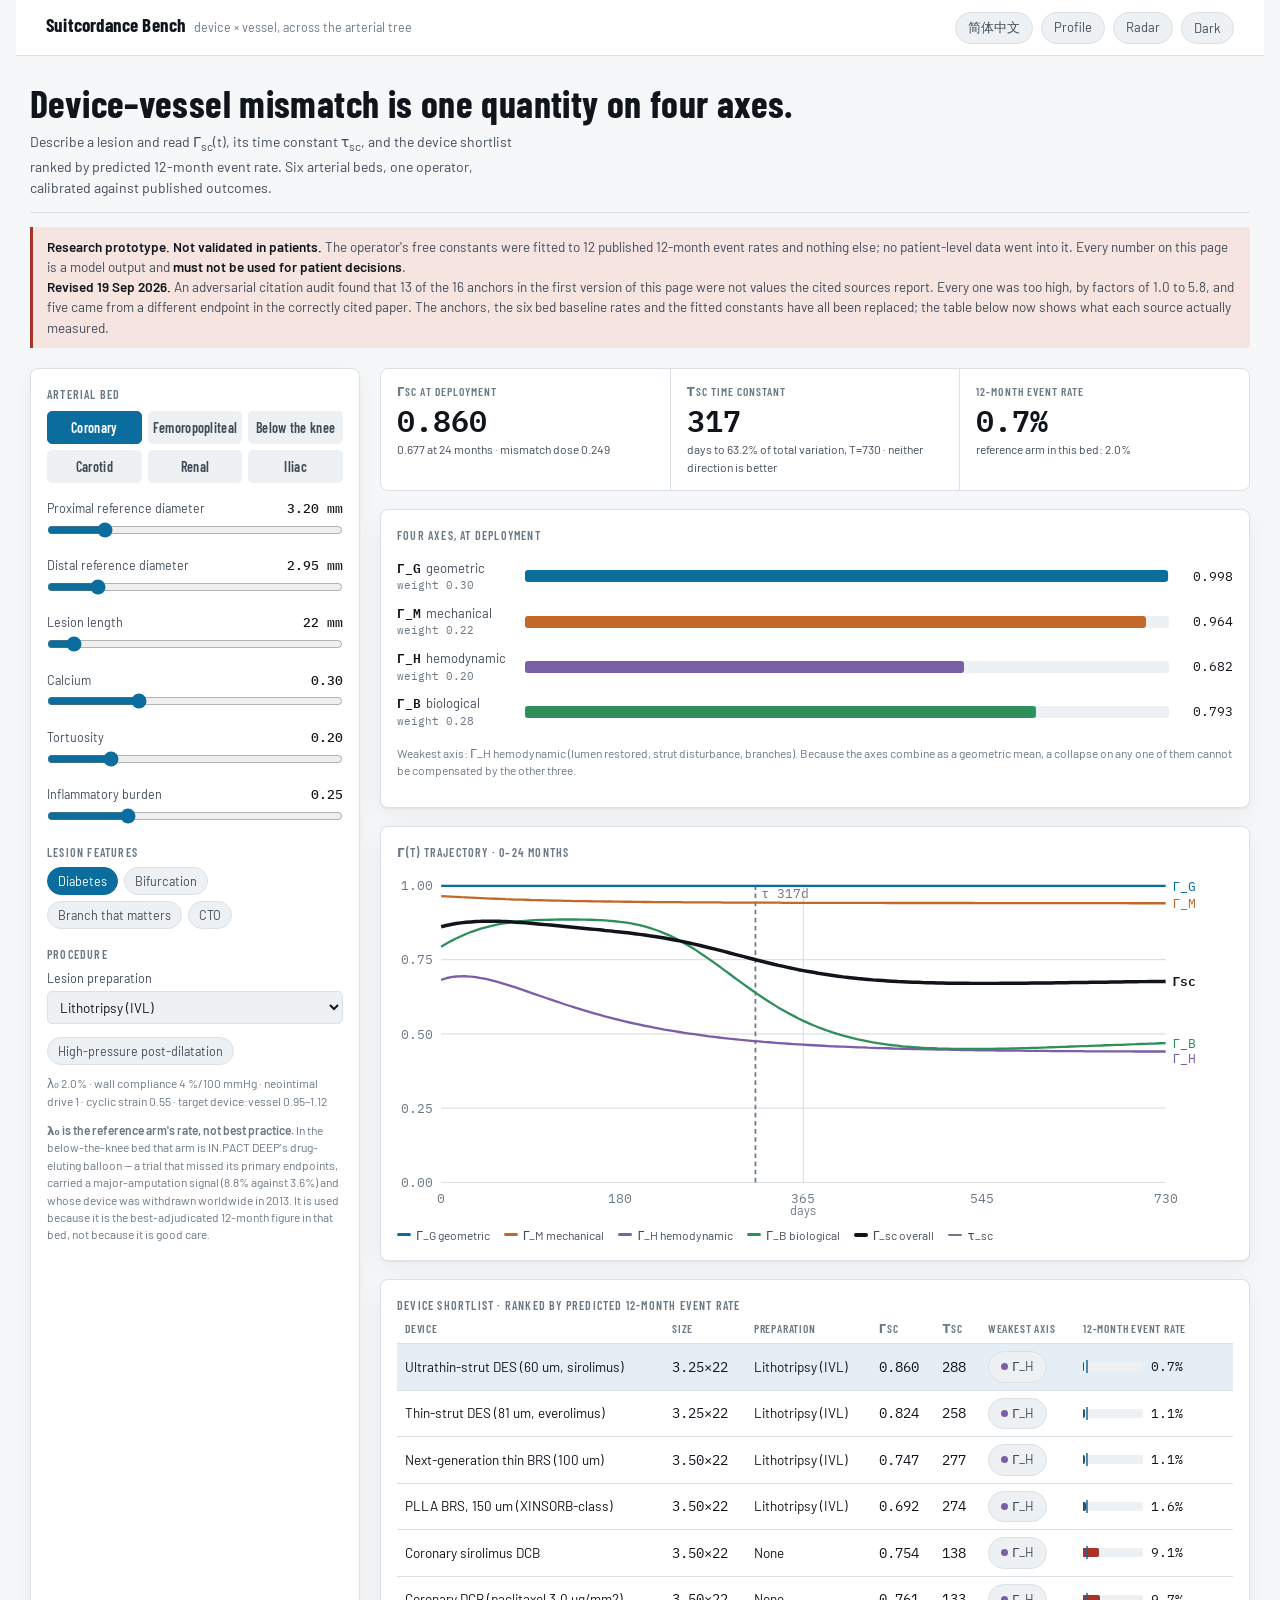
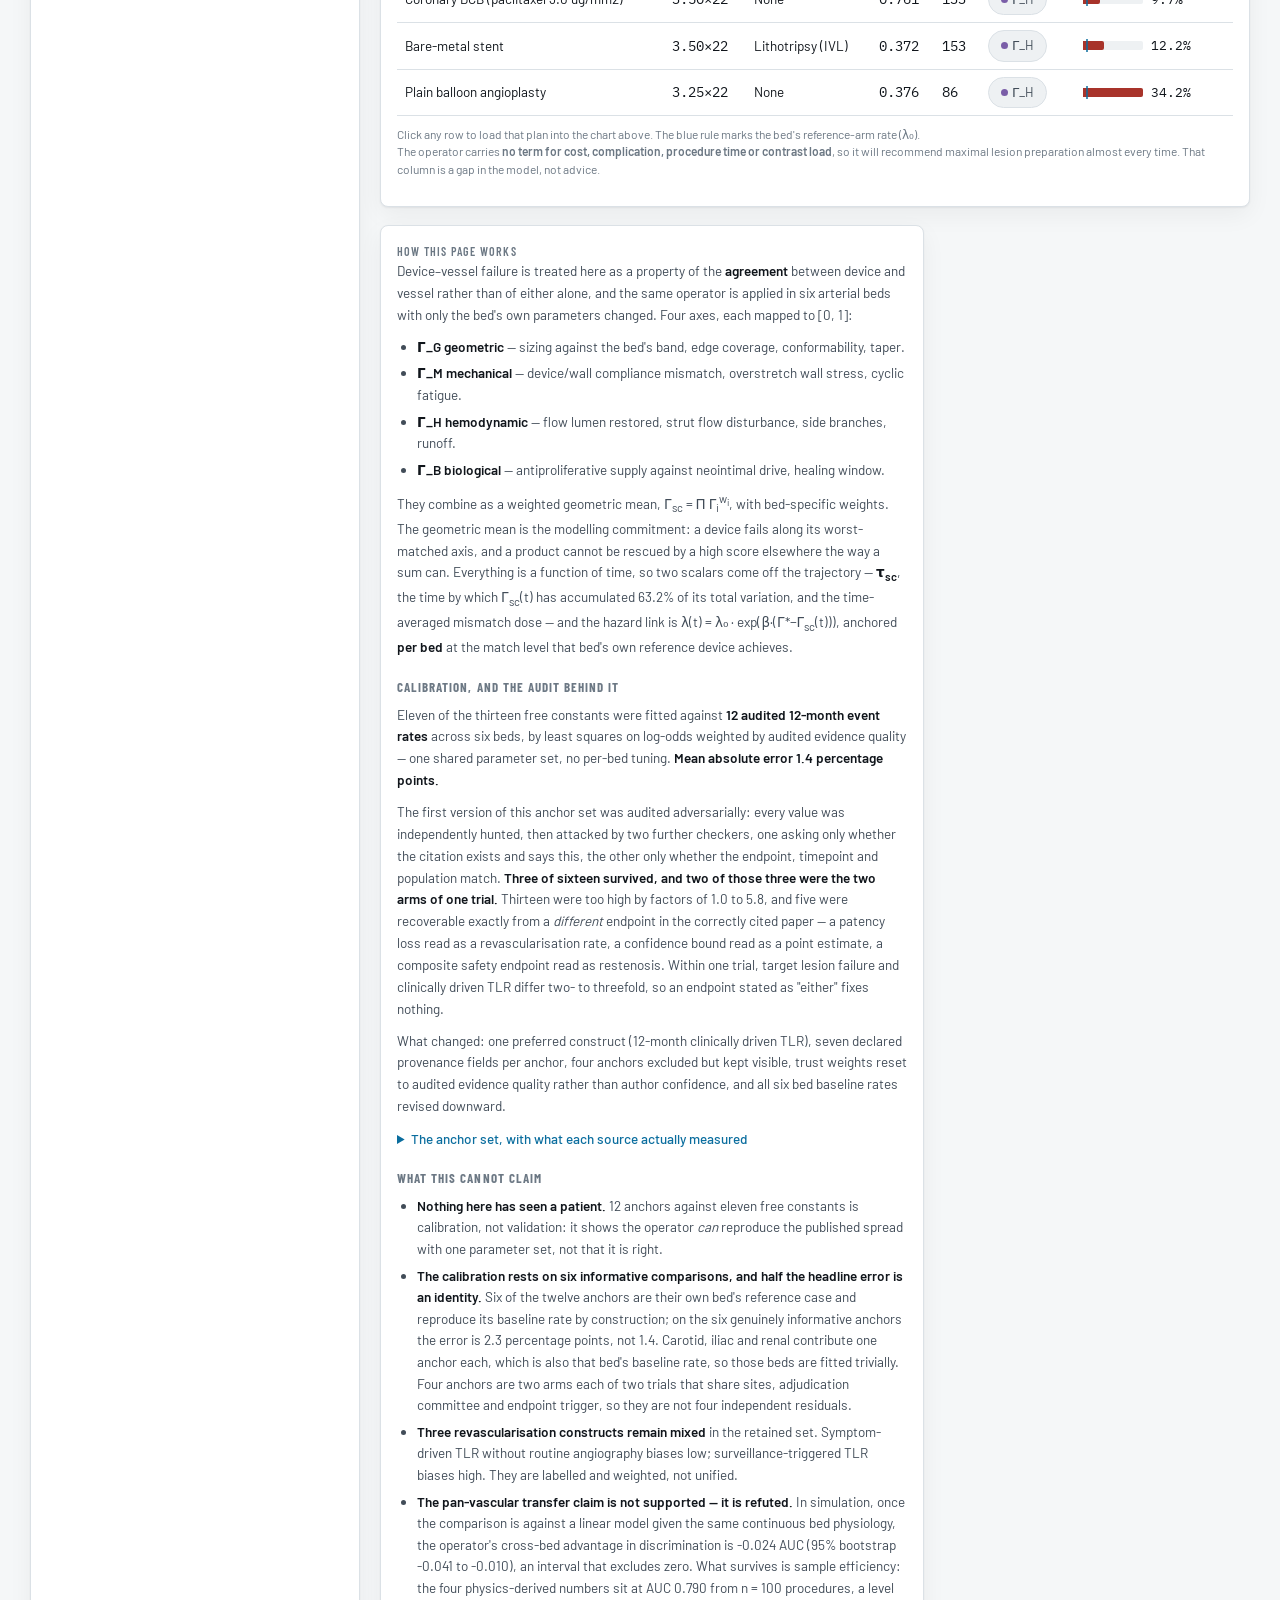
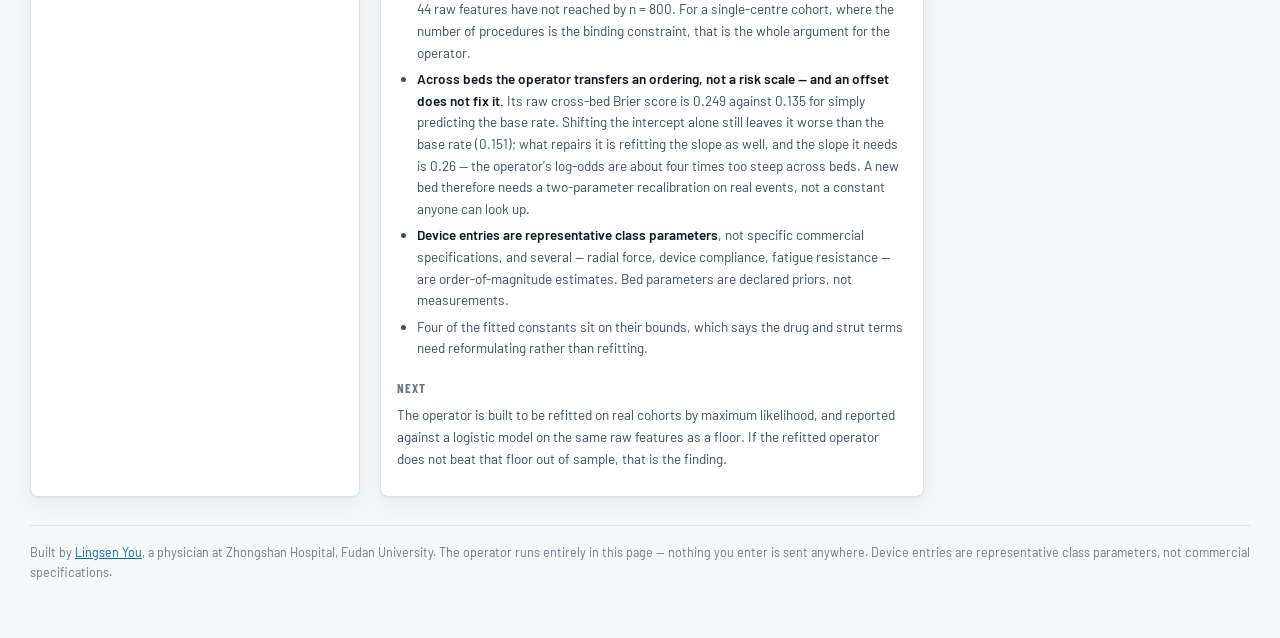
<file: suitcordance/index.html>
<!DOCTYPE html>
<html lang="en">
<head>
<meta charset="utf-8">
<meta name="viewport" content="width=device-width, initial-scale=1">
<title>Suitcordance Bench — device–vessel matching across the arterial tree</title>
<meta name="description" content="An open, calibrated operator for device–vessel matching in pan-vascular intervention. Four agreement axes, a time constant, and a ranked device shortlist for any lesion, in six arterial beds. Calibrated against 12 audited 12-month event rates, each carrying the endpoint it actually reports; a research prototype, not a clinical tool.">
<meta name="robots" content="index, follow">
<meta name="author" content="Lingsen You">
<link rel="canonical" href="https://lingsenyou.com/suitcordance/">
<link rel="alternate" hreflang="en" href="https://lingsenyou.com/suitcordance/">
<link rel="alternate" hreflang="zh-Hans" href="https://lingsenyou.com/zh/suitcordance/">
<link rel="alternate" hreflang="x-default" href="https://lingsenyou.com/suitcordance/">
<meta property="og:type" content="website">
<meta property="og:title" content="Suitcordance Bench — device–vessel matching across the arterial tree">
<meta property="og:description" content="Four agreement axes, a time constant, and a ranked device shortlist for any lesion in six arterial beds. Calibrated against published 12-month event rates. A research prototype, not a clinical tool.">
<meta property="og:url" content="https://lingsenyou.com/suitcordance/">
<meta name="theme-color" content="#f5f7f8">
<link rel="icon" href="data:image/svg+xml,%3Csvg xmlns='http://www.w3.org/2000/svg' viewBox='0 0 100 100'%3E%3Ctext y='.9em' font-size='88'%3E%F0%9F%A9%BA%3C/text%3E%3C/svg%3E">
<script>
  /* Theme is read before first paint, and shared with the radar page. */
  try {
    var t = localStorage.getItem("pv:theme");
    if (t === "dark" || t === "light") document.documentElement.setAttribute("data-theme", t);
  } catch (e) {}
</script>
<script type="application/ld+json">
{
  "@context": "https://schema.org",
  "@type": "WebApplication",
  "name": "Suitcordance Bench",
  "url": "https://lingsenyou.com/suitcordance/",
  "applicationCategory": "EducationalApplication",
  "operatingSystem": "Web",
  "description": "A calibrated operator for device-vessel matching in pan-vascular intervention: four agreement axes, a time constant, and a ranked device shortlist, in six arterial beds. Research prototype, not a clinical decision tool.",
  "author": {
    "@type": "Person",
    "@id": "https://lingsenyou.com/#person",
    "name": "Lingsen You",
    "alternateName": ["Lucas You", "游凌森"],
    "url": "https://lingsenyou.com/",
    "description": "Lingsen You is a physician and interventional cardiologist at Zhongshan Hospital, Fudan University.",
    "jobTitle": ["Physician", "Interventional Cardiologist"],
    "worksFor": {
      "@type": "MedicalOrganization",
      "name": "Zhongshan Hospital, Fudan University",
      "alternateName": "复旦大学附属中山医院"
    }
  },
  "isPartOf": { "@id": "https://lingsenyou.com/#website" },
  "publisher": { "@id": "https://lingsenyou.com/#person" }
}
</script>
<style>
/* Original Google Fonts Latin subsets, self-hosted to avoid external font requests.
   Licenses and source URLs: ../assets/fonts/suitcordance/OFL.txt and SOURCES.txt. */
@font-face{font-family:"Barlow";font-style:normal;font-weight:400;font-display:swap;src:url("../assets/fonts/suitcordance/barlow-400-latin.woff2") format("woff2")}
@font-face{font-family:"Barlow";font-style:normal;font-weight:500;font-display:swap;src:url("../assets/fonts/suitcordance/barlow-500-latin.woff2") format("woff2")}
@font-face{font-family:"Barlow";font-style:normal;font-weight:600;font-display:swap;src:url("../assets/fonts/suitcordance/barlow-600-latin.woff2") format("woff2")}
@font-face{font-family:"Barlow Condensed";font-style:normal;font-weight:500;font-display:swap;src:url("../assets/fonts/suitcordance/barlow-condensed-500-latin.woff2") format("woff2")}
@font-face{font-family:"Barlow Condensed";font-style:normal;font-weight:600;font-display:swap;src:url("../assets/fonts/suitcordance/barlow-condensed-600-latin.woff2") format("woff2")}
@font-face{font-family:"Barlow Condensed";font-style:normal;font-weight:700;font-display:swap;src:url("../assets/fonts/suitcordance/barlow-condensed-700-latin.woff2") format("woff2")}
@font-face{font-family:"IBM Plex Mono";font-style:normal;font-weight:400;font-display:swap;src:url("../assets/fonts/suitcordance/ibm-plex-mono-400-latin.woff2") format("woff2")}
@font-face{font-family:"IBM Plex Mono";font-style:normal;font-weight:500;font-display:swap;src:url("../assets/fonts/suitcordance/ibm-plex-mono-500-latin.woff2") format("woff2")}
@font-face{font-family:"IBM Plex Mono";font-style:normal;font-weight:600;font-display:swap;src:url("../assets/fonts/suitcordance/ibm-plex-mono-600-latin.woff2") format("woff2")}
html{color-scheme:light dark}
body{margin:0}
img{max-width:100%}
[hidden]{display:none!important}
:root{
  --bg:#f5f7f8; --panel:#ffffff; --panel-2:#eef1f3;
  --ink:#10151b; --ink-2:#414c58; --muted:#6c7884; --hair:#dbe1e6;
  --accent:#0a6d9e; --accent-soft:#e4eef4;
  --axis-g:#0a6d9e; --axis-m:#c2692a; --axis-h:#7a5ea8; --axis-b:#2f8f5b;
  --alarm:#a8332a; --alarm-soft:#f6e4e1;
  --shadow:0 1px 2px rgba(16,21,27,.06), 0 8px 24px rgba(16,21,27,.05);
  --sans:"Barlow","PingFang SC","Microsoft YaHei",system-ui,sans-serif;
  --cond:"Barlow Condensed","PingFang SC","Microsoft YaHei",system-ui,sans-serif;
  --mono:"IBM Plex Mono",ui-monospace,SFMono-Regular,Menlo,monospace;
}
@media (prefers-color-scheme:dark){:root:not([data-theme="light"]){
  --bg:#14181d; --panel:#1b2027; --panel-2:#222831;
  --ink:#e7ebef; --ink-2:#b6c0ca; --muted:#8d98a5; --hair:#2b323b;
  --accent:#2e93c4; --accent-soft:#1c2c38;
  --axis-g:#2e93c4; --axis-m:#c87a35; --axis-h:#9179c4; --axis-b:#46a06b;
  --alarm:#d9756a; --alarm-soft:#33211f;
  --shadow:0 1px 2px rgba(0,0,0,.4), 0 8px 24px rgba(0,0,0,.3);
}}
:root[data-theme="dark"]{
  --bg:#14181d; --panel:#1b2027; --panel-2:#222831;
  --ink:#e7ebef; --ink-2:#b6c0ca; --muted:#8d98a5; --hair:#2b323b;
  --accent:#2e93c4; --accent-soft:#1c2c38;
  --axis-g:#2e93c4; --axis-m:#c87a35; --axis-h:#9179c4; --axis-b:#46a06b;
  --alarm:#d9756a; --alarm-soft:#33211f;
  --shadow:0 1px 2px rgba(0,0,0,.4), 0 8px 24px rgba(0,0,0,.3);
}
*{box-sizing:border-box}
body{background:var(--bg);color:var(--ink);font-family:var(--sans);font-size:15px;
  line-height:1.5;-webkit-font-smoothing:antialiased;padding:0 16px;margin:0}
.wrap{max-width:1220px;margin:0 auto;padding-block:20px 56px}
h1,h2,h3{margin:0;text-wrap:balance}
.eyebrow{font-family:var(--cond);text-transform:uppercase;letter-spacing:.10em;
  font-size:12px;font-weight:600;color:var(--muted)}
.num{font-family:var(--mono);font-variant-numeric:tabular-nums}

/* header */
header{display:flex;flex-wrap:wrap;align-items:baseline;gap:8px 16px;
  padding-block:8px 14px;border-bottom:1px solid var(--hair)}
header h1{font-family:var(--cond);font-size:clamp(26px,4.4vw,38px);font-weight:700;
  letter-spacing:.01em;line-height:1.05}
header .sub{color:var(--ink-2);font-size:14px;max-width:62ch}
.warn{margin-top:14px;display:flex;gap:10px;align-items:flex-start;
  background:var(--alarm-soft);border-left:3px solid var(--alarm);
  padding:10px 14px;font-size:13.5px;color:var(--ink-2);border-radius:0 4px 4px 0}
.warn b{color:var(--ink)}

/* layout */
.grid{display:grid;grid-template-columns:330px minmax(0,1fr);gap:20px;margin-top:20px}
@media (max-width:900px){.grid{grid-template-columns:1fr}}
.panel{background:var(--panel);border:1px solid var(--hair);border-radius:8px;
  padding:16px;box-shadow:var(--shadow)}
.stack{display:flex;flex-direction:column;gap:18px}

/* form */
.beds{display:grid;grid-template-columns:repeat(3,1fr);gap:6px;margin-bottom:16px}
.beds button{font-family:var(--cond);font-size:14px;font-weight:600;letter-spacing:.02em;
  padding:7px 4px;background:var(--panel-2);color:var(--ink-2);border:1px solid transparent;
  border-radius:5px;cursor:pointer;transition:background .12s,color .12s}
.beds button:hover{background:var(--accent-soft)}
.beds button[aria-pressed="true"]{background:var(--accent);color:#fff;border-color:var(--accent)}
.field{margin-bottom:13px}
.field label{display:flex;justify-content:space-between;align-items:baseline;
  font-size:12.5px;color:var(--ink-2);margin-bottom:3px;gap:8px}
.field label .v{font-family:var(--mono);font-size:12.5px;color:var(--ink);font-weight:500}
input[type=range]{width:100%;accent-color:var(--accent);margin:0}
.toggles{display:flex;flex-wrap:wrap;gap:6px;margin-top:4px}
.toggles button{font-size:12.5px;padding:5px 10px;border-radius:99px;cursor:pointer;
  background:var(--panel-2);color:var(--ink-2);border:1px solid var(--hair);font-family:var(--sans)}
.toggles button[aria-pressed="true"]{background:var(--accent);color:#fff;border-color:var(--accent)}
select{width:100%;font-family:var(--sans);font-size:13.5px;padding:6px 8px;
  background:var(--panel-2);color:var(--ink);border:1px solid var(--hair);border-radius:5px}
.hint{font-size:12px;color:var(--muted);margin-top:10px;line-height:1.45}

/* headline tiles */
.tiles{display:grid;grid-template-columns:repeat(3,1fr);gap:1px;background:var(--hair);
  border:1px solid var(--hair);border-radius:8px;overflow:hidden}
@media (max-width:560px){.tiles{grid-template-columns:1fr}}
.tile{background:var(--panel);padding:14px 16px}
.tile .k{font-family:var(--cond);text-transform:uppercase;letter-spacing:.09em;
  font-size:11.5px;font-weight:600;color:var(--muted)}
.tile .n{font-family:var(--mono);font-size:30px;font-weight:600;line-height:1.15;
  margin-top:3px;font-variant-numeric:tabular-nums}
.tile .d{font-size:12px;color:var(--ink-2);margin-top:2px}
.tile.risk .n.over{color:var(--alarm)}

/* axis bars */
.axrow{display:grid;grid-template-columns:118px minmax(0,1fr) 54px;align-items:center;
  gap:10px;padding:5px 0}
.axrow .name{font-size:13px;color:var(--ink-2)}
.axrow .name b{color:var(--ink);font-family:var(--mono);font-size:12.5px;margin-right:5px}
.track{height:12px;background:var(--panel-2);border-radius:3px;position:relative;overflow:hidden}
.bar{height:100%;border-radius:0 3px 3px 0}
.axrow .val{font-family:var(--mono);font-size:13px;text-align:right;font-variant-numeric:tabular-nums}
.wgt{font-family:var(--mono);font-size:10.5px;color:var(--muted)}

/* chart */
.chartbox{position:relative}
svg{display:block;width:100%;height:auto;overflow:visible}
.legend{display:flex;flex-wrap:wrap;gap:4px 14px;margin-top:8px;font-size:12px;color:var(--ink-2)}
.legend span{display:inline-flex;align-items:center;gap:5px}
.swatch{width:14px;height:3px;border-radius:2px;display:inline-block}
.tip{position:absolute;pointer-events:none;background:var(--panel);border:1px solid var(--hair);
  border-radius:5px;padding:7px 9px;font-size:12px;box-shadow:var(--shadow);min-width:132px;z-index:5}
.tip .r{display:flex;justify-content:space-between;gap:12px}
.tip .r b{font-family:var(--mono);font-weight:500}

/* table */
table{width:100%;border-collapse:collapse;font-size:13.5px}
th{font-family:var(--cond);text-transform:uppercase;letter-spacing:.07em;font-size:11.5px;
  font-weight:600;color:var(--muted);text-align:left;padding:6px 8px;border-bottom:1px solid var(--hair);
  white-space:nowrap}
td{padding:7px 8px;border-bottom:1px solid var(--hair);vertical-align:middle}
tbody tr.pick{background:var(--accent-soft)}
tbody tr{cursor:pointer}
tbody tr:hover{background:var(--panel-2)}
.chip{display:inline-flex;align-items:center;gap:4px;font-size:11.5px;padding:2px 7px;
  border-radius:99px;background:var(--panel-2);color:var(--ink-2);white-space:nowrap}
.dot{width:7px;height:7px;border-radius:50%;flex:none}
.rbar{height:9px;background:var(--panel-2);border-radius:2px;position:relative;min-width:60px}
.rbar i{position:absolute;left:0;top:0;bottom:0;background:var(--ink-2);border-radius:0 2px 2px 0}
.rbar i.over{background:var(--alarm)}
.rbar u{position:absolute;top:-2px;bottom:-2px;width:2px;background:var(--accent);opacity:.75}
.scroll{overflow-x:auto}

/* feedback */
.fbform{display:none;margin-top:12px;gap:10px;flex-direction:column}
.fbform.on{display:flex}
textarea{width:100%;font-family:var(--sans);font-size:13.5px;padding:8px;border-radius:5px;
  background:var(--panel-2);color:var(--ink);border:1px solid var(--hair);resize:vertical}
.btn{font-family:var(--sans);font-size:13.5px;font-weight:500;padding:8px 16px;border-radius:5px;
  border:1px solid var(--accent);background:var(--accent);color:#fff;cursor:pointer}
.btn.ghost{background:transparent;color:var(--accent)}
.btn:disabled{opacity:.5;cursor:default}
.row2{display:grid;grid-template-columns:1fr 1fr;gap:10px}
.cases{margin-top:12px;font-size:13px;color:var(--ink-2);display:flex;flex-direction:column;gap:7px}
.case{border-left:2px solid var(--hair);padding-left:10px}
.case .m{font-family:var(--mono);font-size:11.5px;color:var(--muted)}
footer{margin-top:28px;padding-top:16px;border-top:1px solid var(--hair);
  font-size:12.5px;color:var(--muted);line-height:1.6}
:focus-visible{outline:2px solid var(--accent);outline-offset:2px}
@media (prefers-reduced-motion:reduce){*{transition:none!important;animation:none!important}}
/* site chrome */
.topbar{border-bottom:1px solid var(--hair);background:var(--panel)}
.topbar .in{max-width:1220px;margin:0 auto;padding:11px 0;display:flex;align-items:baseline;
  justify-content:space-between;gap:14px;flex-wrap:wrap}
.brand b{font-family:var(--cond);font-size:19px;letter-spacing:.01em}
.brand small{color:var(--muted);font-size:12.5px;margin-left:8px}
.chips{display:flex;gap:8px}
.chip{font-family:var(--sans);font-size:13px;padding:5px 12px;border-radius:99px;cursor:pointer;
  background:var(--panel-2);color:var(--ink-2);border:1px solid var(--hair);text-decoration:none}
.chip:hover{background:var(--accent-soft);color:var(--accent)}
.prose{max-width:68ch}
.prose h3{font-family:var(--cond);text-transform:uppercase;letter-spacing:.08em;font-size:13px;
  color:var(--muted);margin:20px 0 6px}
.prose p{margin:0 0 10px;font-size:13.5px;color:var(--ink-2);line-height:1.62}
.prose li{font-size:13.5px;color:var(--ink-2);line-height:1.6;margin-bottom:5px}
.prose ul{margin:0 0 10px;padding-left:20px}
.prose b{color:var(--ink)}
details{margin-top:12px}
summary{cursor:pointer;font-size:13.5px;color:var(--accent);font-weight:500}
.anchors{width:100%;border-collapse:collapse;font-size:12.5px;margin-top:10px}
.anchors th{font-family:var(--cond);text-transform:uppercase;letter-spacing:.06em;font-size:11px}
.anchors td{padding:5px 8px}
.anchors td.s{color:var(--muted);font-size:11.5px;line-height:1.45}
</style>
</head>
<body>

<div class="topbar"><div class="in" style="padding-left:16px;padding-right:16px">
  <div class="brand"><b>Suitcordance Bench</b><small>device × vessel, across the arterial tree</small></div>
  <div class="chips">
    <a class="chip" href="/zh/suitcordance/" lang="zh-Hans" hreflang="zh-Hans" aria-label="查看简体中文版">简体中文</a>
    <a class="chip" href="https://lingsenyou.com/">Profile</a>
    <a class="chip" href="https://lingsenyou.com/panvascular/">Radar</a>
    <button class="chip" id="themeBtn" type="button" aria-pressed="false">Dark</button>
  </div>
</div></div>

<div class="wrap">
<header>
  <h1>Device–vessel mismatch is one quantity on four axes.</h1>
  <div class="sub">Describe a lesion and read Γ<sub>sc</sub>(t), its time constant τ<sub>sc</sub>, and the device
    shortlist ranked by predicted 12-month event rate. Six arterial beds, one operator, calibrated against
    published outcomes.</div>
</header>
<div class="warn">
  <div><b>Research prototype. Not validated in patients.</b> The operator's free constants were fitted to
    12 published 12-month event rates and nothing else; no patient-level data went into it. Every
    number on this page is a model output and <b>must not be used for patient decisions</b>.<br>
    <b>Revised 19 Sep 2026.</b> An adversarial citation audit found that 13 of the 16 anchors in the first
    version of this page were not values the cited sources report. Every one was too high, by factors of 1.0
    to 5.8, and five came from a different endpoint in the correctly cited paper. The anchors, the six bed
    baseline rates and the fitted constants have all been replaced; the table below now shows what each
    source actually measured.</div>
</div>

<div class="grid">
  <aside class="panel">
    <div class="eyebrow" style="margin-bottom:8px">Arterial bed</div>
    <div class="beds" id="beds"></div>

    <div class="field"><label>Proximal reference diameter <span class="v" id="lp">—</span></label>
      <input type="range" id="d_prox" min="1.5" max="11" step="0.05"></div>
    <div class="field"><label>Distal reference diameter <span class="v" id="ld">—</span></label>
      <input type="range" id="d_dist" min="1.5" max="11" step="0.05"></div>
    <div class="field"><label>Lesion length <span class="v" id="ll">—</span></label>
      <input type="range" id="length" min="5" max="260" step="1"></div>
    <div class="field"><label>Calcium <span class="v" id="lc">—</span></label>
      <input type="range" id="calcium" min="0" max="1" step="0.02"></div>
    <div class="field"><label>Tortuosity <span class="v" id="lt">—</span></label>
      <input type="range" id="tortuosity" min="0" max="1" step="0.02"></div>
    <div class="field"><label>Inflammatory burden <span class="v" id="li">—</span></label>
      <input type="range" id="inflammation" min="0" max="1" step="0.02"></div>
    <div class="field" id="runoffField"><label>Distal runoff <span class="v" id="lr">—</span></label>
      <input type="range" id="runoff" min="0" max="3" step="1"></div>

    <div class="eyebrow" style="margin:14px 0 6px">Lesion features</div>
    <div class="toggles" id="flags"></div>

    <div class="eyebrow" style="margin:16px 0 6px">Procedure</div>
    <div class="field"><label for="prep">Lesion preparation</label><select id="prep"></select></div>
    <div class="toggles"><button id="postdil" aria-pressed="false">High-pressure post-dilatation</button></div>

    <p class="hint" id="bednote"></p>
    <p class="hint" style="margin-top:6px"><b>λ₀ is the reference arm's rate, not best practice.</b>
      In the below-the-knee bed that arm is IN.PACT DEEP's drug-eluting balloon — a trial that missed
      its primary endpoints, carried a major-amputation signal (8.8% against 3.6%) and whose device was
      withdrawn worldwide in 2013. It is used because it is the best-adjudicated 12-month figure in that
      bed, not because it is good care.</p>
  </aside>

  <main class="stack">
    <div class="tiles">
      <div class="tile"><div class="k">Γsc at deployment</div><div class="n" id="t_g0">—</div>
        <div class="d" id="t_g0d">weighted geometric mean of four axes</div></div>
      <div class="tile"><div class="k">τsc time constant</div><div class="n" id="t_tau">—</div>
        <div class="d" id="t_taud">characteristic time of the mismatch</div></div>
      <div class="tile risk"><div class="k">12-month event rate</div><div class="n" id="t_risk">—</div>
        <div class="d" id="t_riskd">—</div></div>
    </div>

    <section class="panel">
      <h2 class="eyebrow">Four axes, at deployment</h2>
      <div id="axes" style="margin-top:10px"></div>
      <p class="hint" id="axhint"></p>
    </section>

    <section class="panel">
      <h2 class="eyebrow">Γ(t) trajectory · 0–24 months</h2>
      <div class="chartbox" id="chartbox" style="margin-top:8px">
        <svg id="chart" viewBox="0 0 720 300" role="img" aria-label="Trajectory of the four axes and the overall match over two years"></svg>
        <div class="tip" id="tip" hidden></div>
      </div>
      <div class="legend" id="legend"></div>
    </section>

    <section class="panel">
      <h2 class="eyebrow">Device shortlist · ranked by predicted 12-month event rate</h2>
      <div class="scroll"><table id="shortlist">
        <thead><tr><th>Device</th><th>Size</th><th>Preparation</th><th>Γsc</th><th>τsc</th>
          <th>Weakest axis</th><th style="width:158px">12-month event rate</th></tr></thead>
        <tbody></tbody></table></div>
      <p class="hint">Click any row to load that plan into the chart above. The blue rule marks the bed's
        reference-arm rate (λ₀).<br>
        The operator carries <b>no term for cost, complication, procedure time or contrast load</b>, so it will
        recommend maximal lesion preparation almost every time. That column is a gap in the model, not advice.</p>
    </section>

    <section class="panel prose">
      <h2 class="eyebrow">How this page works</h2>
      <p>Device–vessel failure is treated here as a property of the <b>agreement</b> between device and vessel
        rather than of either alone, and the same operator is applied in six arterial beds with only the bed's own
        parameters changed. Four axes, each mapped to [0,&nbsp;1]:</p>
      <ul>
        <li><b>Γ_G geometric</b> — sizing against the bed's band, edge coverage, conformability, taper.</li>
        <li><b>Γ_M mechanical</b> — device/wall compliance mismatch, overstretch wall stress, cyclic fatigue.</li>
        <li><b>Γ_H hemodynamic</b> — flow lumen restored, strut flow disturbance, side branches, runoff.</li>
        <li><b>Γ_B biological</b> — antiproliferative supply against neointimal drive, healing window.</li>
      </ul>
      <p>They combine as a weighted geometric mean, Γ<sub>sc</sub> = Π Γ<sub>i</sub><sup>w<sub>i</sub></sup>,
        with bed-specific weights. The geometric mean is the modelling commitment: a device fails along its
        worst-matched axis, and a product cannot be rescued by a high score elsewhere the way a sum can.
        Everything is a function of time, so two scalars come off the trajectory —
        <b>τ<sub>sc</sub></b>, the time by which Γ<sub>sc</sub>(t) has accumulated 63.2% of its total variation,
        and the time-averaged mismatch dose — and the hazard link is
        λ(t) = λ₀ · exp(β·(Γ*−Γ<sub>sc</sub>(t))), anchored <b>per bed</b> at the match level that bed's own
        reference device achieves.</p>

      <h3>Calibration, and the audit behind it</h3>
      <p>Eleven of the thirteen free constants were fitted against <b>12 audited 12-month event
        rates</b> across six beds, by least squares on log-odds weighted by audited evidence quality — one
        shared parameter set, no per-bed tuning. <b>Mean absolute error 1.4 percentage points.</b></p>
      <p>The first version of this anchor set was audited adversarially: every value was independently
        hunted, then attacked by two further checkers, one asking only whether the citation exists and says
        this, the other only whether the endpoint, timepoint and population match. <b>Three of sixteen
        survived, and two of those three were the two arms of one trial.</b> Thirteen were too high by
        factors of 1.0 to 5.8, and five were recoverable exactly from a <i>different</i> endpoint in the
        correctly cited paper — a patency loss read as a revascularisation rate, a confidence bound read as
        a point estimate, a composite safety endpoint read as restenosis. Within one trial, target lesion
        failure and clinically driven TLR differ two- to threefold, so an endpoint stated as "either" fixes
        nothing.</p>
      <p>What changed: one preferred construct (12-month clinically driven TLR), seven declared provenance
        fields per anchor, four anchors excluded but kept visible, trust weights reset to audited evidence
        quality rather than author confidence, and all six bed baseline rates revised downward.</p>
      <details>
        <summary>The anchor set, with what each source actually measured</summary>
        <div class="scroll"><table class="anchors"><thead><tr><th>Anchor</th><th>Bed</th><th>Observed</th><th>Predicted</th><th>Γsc</th><th>Endpoint construct</th><th>Trigger</th><th>Unit</th><th>Window</th><th>Trust</th></tr></thead><tbody>
<tr><td>COR-DES-modern</td><td>Coronary</td><td class="num">2.0%</td><td class="num">2.2%</td><td class="num">0.783</td><td>CD-TLR</td><td>clinical</td><td>patient</td><td class="num">365 d</td><td class="num">0.90</td></tr><tr><td class="s" colspan="10">Kandzari DE, Mauri L, Koolen JJ, et al; BIOFLOW V Investigators. Ultrathin, bioresorbable polymer sirolimus-eluting stents versus thin, durable polymer everolimus-eluting stents in patients undergoing coronary revascularisation (BIOFLOW V). Lancet 2017;390(10105):1843-1852.<br>The first anchor set put 4.5% here. That value appears nowhere in BIOFLOW V, for any arm or endpoint. The trial&#x27;s CD-TLR is 2.0% and its TLF is 6.2%. Note also that this cohort is 74% ACC/AHA B2/C lesions, 51% ACS and 35% diabetic, so it anchors a CONTEMPORARY ALL-COMERS population, not the simple-lesion stratum the old anchor claimed. The lesion above was changed to match the trial, not the other way round.</td></tr>
<tr><td>COR-BRS-plla</td><td>Coronary</td><td class="num">3.0%</td><td class="num">1.7%</td><td class="num">0.702</td><td>CD-TLR</td><td>clinical</td><td>patient</td><td class="num">365 d</td><td class="num">0.90</td></tr><tr><td class="s" colspan="10">Ellis SG, Kereiakes DJ, Metzger DC, et al; ABSORB III Investigators. Everolimus-eluting bioresorbable scaffolds for coronary artery disease. N Engl J Med 2015;373(20):1905-1915.<br>ABSORB III reports both: TLF 7.8% and ischemia-driven TLR 3.0% at one year. The old anchor used 7.8%. Under a CD-TLR rule the correct value is 3.0%, because TLF here is dominated by periprocedural target-vessel MI (6.0%), not by revascularisation. Device is first-generation Absorb (157 um), withdrawn in 2017; this is a 1-year number and says nothing about the years 1-3 excess that trial later showed.</td></tr>
<tr><td>COR-BMS</td><td>Coronary</td><td class="num">9.8%</td><td class="num">9.6%</td><td class="num">0.471</td><td>CD-TLR</td><td>clinical</td><td>patient</td><td class="num">390 d</td><td class="num">0.75</td></tr><tr><td class="s" colspan="10">Urban P, Meredith IT, Abizaid A, et al; LEADERS FREE Investigators. Polymer-free drug-coated coronary stents in patients at high bleeding risk. N Engl J Med 2015;373(21):2038-2047.<br>Old anchor 16%, which came from the bare-metal trials of the 1990s that mandated routine follow-up angiography; oculostenotic-reflex TLR is a different construct and cannot sit in a CD-TLR column. Window is 390 days, not 365. Population is high-bleeding-risk, mean age 75.7, one month of DAPT, and no protocol angiography, so this is a floor for bare-metal CD-TLR rather than a general value. LEADERS FREE III gives 10.6% for the same design, which supports ~10% rather than ~16%.</td></tr>
<tr><td>COR-POBA</td><td>Coronary</td><td class="num">17.0%</td><td class="num">22.9%</td><td class="num">0.433</td><td>symptom-driven TLR</td><td>clinical</td><td>patient</td><td class="num">365 d</td><td class="num">0.55</td></tr><tr><td class="s" colspan="10">George CJ, Baim DS, Brinker JA, et al. One-year follow-up of the Stent Restenosis (STRESS I) Study. Am J Cardiol 1998;81(7):860-865.<br>Old anchor 32%, which is the 6-month ANGIOGRAPHIC restenosis rate of the STENT arm of the same trial -- wrong arm, wrong endpoint, wrong timepoint. The balloon arm&#x27;s 1-year symptom-driven TLR is 17%. Enrolled 1991-93 in &gt;=3.0 mm vessels with discrete lesions. &#x27;Symptom-driven&#x27; without routine angiography biases this DOWN relative to a modern CEC-adjudicated CD-TLR, in the opposite direction to the surveillance-driven anchors below. It carries 22 years of era effect against the peripheral anchors and should not be read as a clean cross-bed contrast.</td></tr>
<tr><td>SFA-DCB</td><td>Femoropopliteal</td><td class="num">2.4%</td><td class="num">2.5%</td><td class="num">0.740</td><td>CD-TLR</td><td>clinical</td><td>patient</td><td class="num">365 d</td><td class="num">1.00</td></tr><tr><td class="s" colspan="10">Tepe G, Laird J, Schneider P, et al; IN.PACT SFA Trial Investigators. Drug-coated balloon versus standard percutaneous transluminal angioplasty for the treatment of superficial femoral and popliteal peripheral artery disease: 12-month results from the IN.PACT SFA randomized trial. Circulation 2015;131(5):495-502.<br>Survived audit unchanged. Shares its trial, sites, CEC and CD-TLR trigger definition with SFA-POBA below: these are two arms, not two independent anchors.</td></tr>
<tr><td>SFA-POBA</td><td>Femoropopliteal</td><td class="num">20.6%</td><td class="num">16.7%</td><td class="num">0.402</td><td>CD-TLR</td><td>clinical</td><td>patient</td><td class="num">365 d</td><td class="num">1.00</td></tr><tr><td class="s" colspan="10">Tepe G, Laird J, Schneider P, et al; IN.PACT SFA Trial Investigators. Circulation 2015;131(5):495-502.<br>Survived audit unchanged. The same arm&#x27;s primary patency loss is 47.6%, which is what an endpoint substitution here would have produced.</td></tr>
<tr><td>SFA-nitinol</td><td>Femoropopliteal</td><td class="num">12.7%</td><td class="num">12.8%</td><td class="num">0.333</td><td>TLR</td><td>clinical</td><td>patient</td><td class="num">365 d</td><td class="num">0.70</td></tr><tr><td class="s" colspan="10">Laird JR, Katzen BT, Scheinert D, et al; RESILIENT Investigators. Nitinol stent implantation versus balloon angioplasty for lesions in the superficial femoral and proximal popliteal arteries of patients with claudication. Circ Cardiovasc Interv 2010;3(3):267-276.<br>Freedom from TLR 87.3% at 12 months, i.e. 12.7%. The paper does not use the words &#x27;clinically driven&#x27;, so this is all-cause TLR and is an upper bound on CD-TLR, not the same construct.</td></tr>
<tr><td>BTK-DCB</td><td>Below the knee</td><td class="num">9.2%</td><td class="num">11.0%</td><td class="num">0.498</td><td>CD-TLR</td><td>clinical</td><td>patient</td><td class="num">365 d</td><td class="num">0.70</td></tr><tr><td class="s" colspan="10">Zeller T, Baumgartner I, Scheinert D, et al; IN.PACT DEEP Trial Investigators. Drug-eluting balloon versus standard balloon angioplasty for infrapopliteal arterial revascularization in critical limb ischemia: 12-month results from the IN.PACT DEEP randomized trial. J Am Coll Cardiol 2014;64(15):1568-1576.<br>Old anchor 12%, which is the midpoint of this trial&#x27;s two arms (9.2 and 13.1). Averaging two arms is not an anchor. IN.PACT DEEP was NEGATIVE: it missed its primary efficacy endpoints, showed no benefit over plain angioplasty, carried a major-amputation signal (8.8% against 3.6%, p = 0.080), and IN.PACT Amphirion was withdrawn worldwide in November 2013. This arm is used because it is the best-adjudicated 12-month CD-TLR in this bed, not because it is good care, and lambda0(btk) inherits that. Rutherford 4-6 CLI, so death and major amputation compete with revascularisation and pull CD-TLR down for reasons that are not device-vessel matching.</td></tr>
<tr><td>BTK-POBA</td><td>Below the knee</td><td class="num">13.1%</td><td class="num">17.5%</td><td class="num">0.233</td><td>CD-TLR</td><td>clinical</td><td>patient</td><td class="num">365 d</td><td class="num">0.70</td></tr><tr><td class="s" colspan="10">Zeller T, Baumgartner I, Scheinert D, et al; IN.PACT DEEP Trial Investigators. J Am Coll Cardiol 2014;64(15):1568-1576.<br>Old anchor 25%. Actual 13.1% (14/107). Same trial as BTK-DCB.</td></tr>
<tr><td>CAR-stent</td><td>Carotid</td><td class="num">0.6%</td><td class="num">0.6%</td><td class="num">0.547</td><td>CD-TLR</td><td>clinical</td><td>patient</td><td class="num">365 d</td><td class="num">0.60</td></tr><tr><td class="s" colspan="10">Rosenfield K, Matsumura JS, Chaturvedi S, et al; ACT I Investigators. Randomized trial of stent versus surgery for asymptomatic carotid stenosis. N Engl J Med 2016;374(11):1011-1020.<br>Old anchor 3.5%, which is ACT I&#x27;s primary composite SAFETY endpoint (30-day death/stroke/MI plus 1-year ipsilateral stroke). The word &#x27;restenosis&#x27; does not appear in that paper. True CD-TLR is 0.6%. At 0.6% this anchor is not distinguishable from zero and carries almost no information: the carotid bed may simply not be calibratable on a CD-TLR scale, because its informative endpoint is duplex restenosis. Weight lowered accordingly, and the bed is fitted trivially.</td></tr>
<tr><td>ILIAC-stent</td><td>Iliac</td><td class="num">2.8%</td><td class="num">2.9%</td><td class="num">0.513</td><td>CD-TLR</td><td>clinical</td><td>patient</td><td class="num">365 d</td><td class="num">0.70</td></tr><tr><td class="s" colspan="10">Krankenberg H, Zeller T, Ingwersen M, et al. Self-expanding versus balloon-expandable stents for iliac artery occlusive disease: the randomized ICE trial. JACC Cardiovasc Interv 2017;10(16):1694-1704.<br>Old anchor 4.5%, which is the midpoint of CD-TLR (2.8%) and duplex restenosis (6.1%). Only anchor in this bed, so the bed is fitted trivially.</td></tr>
<tr><td>RENAL-stent</td><td>Renal</td><td class="num">5.9%</td><td class="num">5.9%</td><td class="num">0.466</td><td>CD-TLR</td><td>clinical</td><td>lesion</td><td class="num">312 d</td><td class="num">0.45</td></tr><tr><td class="s" colspan="10">US FDA Center for Devices and Radiological Health. Summary of Safety and Effectiveness Data, PMA P110001, RX Herculink Elite Renal Stent System (HERCULES trial). 2011. SSED Table 14.<br>Old anchor 14%, which is the one-sided 95% upper bound of the 9-month binary restenosis rate (point estimate 10.5%). Clinically indicated TLR is 5.9% (95% CI 2.6-9.2) through 312 days. There is no 12-month revascularisation endpoint in this dossier at all; the 12-month visit collected blood pressure, medication, adverse events and creatinine. Analysis is per-LESION (241 lesions, 202 subjects), not per patient, and the SSED and IFU are the same dataset, not two sources. Weight low and the bed is fitted trivially.</td></tr>
<tr style="opacity:.55"><td>COR-undersized <em>(excluded)</em></td><td>Coronary</td><td class="num">3.9%</td><td class="num">(4.5%)</td><td class="num">0.584</td><td>TVF</td><td>clinical</td><td>vessel</td><td class="num">365 d</td><td class="num">0.00</td></tr><tr style="opacity:.55"><td class="s" colspan="10">Lee SH, Jin X, Lee YJ, et al. Validation of intravascular ultrasound-defined optimal stent expansion criteria for favorable 1-year clinical outcomes. JACC Cardiovasc Interv 2025;18(18):2197-2205.<br>DROPPED. Old anchor 20%, an author estimate. The best available source is a triple mismatch: the endpoint is vessel-level TVF (includes non-target-lesion TVR); the construct is stent under-EXPANSION against an absolute 5.5 mm2 MSA cut-off, not under-SIZING of diameter, and an absolute cut-off confounds a sizing error with a small vessel; and the devices are mixed second-generation DES, not the ultrathin class. Retained only as an author prior with no formal elicitation.</td></tr>
<tr style="opacity:.55"><td>SFA-long-bare <em>(excluded)</em></td><td>Femoropopliteal</td><td class="num">31.8%</td><td class="num">(60.4%)</td><td class="num">0.038</td><td>TLR</td><td>protocol surveillance</td><td>patient</td><td class="num">365 d</td><td class="num">0.00</td></tr><tr style="opacity:.55"><td class="s" colspan="10">Bosiers M, Deloose K, Callaert J, et al. Results of the Protege EverFlex 200-mm-long nitinol stent (ev3) in TASC C and D femoropopliteal lesions (DURABILITY-200). J Vasc Surg 2011;54(4):1042-1050.<br>DROPPED from the fit. Old anchor 0.350 = 100 - 64.8, which is primary PATENCY loss, not TLR. The available TLR (31.8%) is triggered by protocol duplex surveillance (PSVR &gt; 2.4) with no independent adjudication, so it is an upper bound on CD-TLR by a different mechanism than every other anchor. Mean lesion 242 mm, 27% popliteal involvement, 29% CLI, single arm, two centres.</td></tr>
<tr style="opacity:.55"><td>COR-DES-complex <em>(excluded)</em></td><td>Coronary</td><td class="num">5.7%</td><td class="num">(1.9%)</td><td class="num">0.806</td><td>TLF</td><td>clinical</td><td>patient</td><td class="num">365 d</td><td class="num">0.00</td></tr><tr style="opacity:.55"><td class="s" colspan="10">Park SH, Han JK, Yang S, et al. Biodegradable polymer versus polymer-free ultrathin sirolimus-eluting stents in complex PCI (HOST-IDEA post hoc). J Am Heart Assoc 2026;15(5):e043441.<br>DROPPED from the fit. Old anchor 12%, an author estimate. The real number is a TLF composite (5.7%), not CD-TLR, in a post hoc propensity-matched complex-PCI subgroup of 336 patients with 19 events and a hazard-ratio upper bound of 11.26. Kept for a sensitivity analysis, not for the primary fit.</td></tr>
<tr style="opacity:.55"><td>COR-DCB-small <em>(excluded)</em></td><td>Coronary</td><td class="num">4.4%</td><td class="num">(6.1%)</td><td class="num">0.779</td><td>TLF</td><td>clinical</td><td>patient</td><td class="num">365 d</td><td class="num">0.00</td></tr><tr style="opacity:.55"><td class="s" colspan="10">Tang Y, Qiao S, Su X, et al; RESTORE SVD China Investigators. Drug-coated balloon versus drug-eluting stent for small-vessel disease: the RESTORE SVD China randomized trial. JACC Cardiovasc Interv 2018;11(23):2381-2392.<br>DROPPED from the fit. Old anchor 8%, an author estimate. The real number is 4.4% TLF -- about five events in 116 patients -- as a secondary endpoint of a trial powered for 9-month in-segment percent diameter stenosis, in lesions pre-selected by successful predilatation. Kept for a sensitivity analysis.</td></tr>
</tbody></table></div>
<p class="hint" style="margin-top:8px">Every anchor carries the endpoint it actually reports, because an earlier version of this table did not, and got thirteen of sixteen values wrong. The preferred construct is 12-month <b>clinically driven target lesion revascularisation</b>; anchors reporting all-cause or symptom-driven TLR are labelled and down-weighted, and four anchors are excluded from the fit but kept in the table so that what was dropped stays visible. Trust weight encodes audited evidence quality, not author confidence.</p>
      </details>

      <h3>What this cannot claim</h3>
      <ul>
        <li><b>Nothing here has seen a patient.</b> 12 anchors against eleven free constants is
          calibration, not validation: it shows the operator <i>can</i> reproduce the published spread with one
          parameter set, not that it is right.</li>
        <li><b>The calibration rests on six informative comparisons, and half the headline error is an
          identity.</b> Six of the twelve anchors are their own bed's reference case and reproduce its
          baseline rate by construction; on the six genuinely informative anchors the error is 2.3
          percentage points, not 1.4. Carotid, iliac and renal
          contribute one anchor each, which is also that bed's baseline rate, so those beds are fitted
          trivially. Four anchors are two arms each of two trials that share sites, adjudication committee
          and endpoint trigger, so they are not four independent residuals.</li>
        <li><b>Three revascularisation constructs remain mixed</b> in the retained set. Symptom-driven TLR
          without routine angiography biases low; surveillance-triggered TLR biases high. They are labelled
          and weighted, not unified.</li>
        <li><b>The pan-vascular transfer claim is not supported — it is refuted.</b> In simulation, once the
          comparison is against a linear model given the same continuous bed physiology, the operator's
          cross-bed advantage in discrimination is -0.024 AUC (95% bootstrap -0.041 to -0.010), an
          interval that excludes zero. What survives is sample efficiency: the four physics-derived numbers
          sit at AUC 0.790 from n = 100 procedures, a level 44 raw features have not
          reached by n = 800. For a single-centre cohort, where the number of procedures is the binding
          constraint, that is the whole argument for the operator.</li>
        <li><b>Across beds the operator transfers an ordering, not a risk scale — and an offset does not
          fix it.</b> Its raw cross-bed Brier score is 0.249 against 0.135 for simply
          predicting the base rate. Shifting the intercept alone still leaves it worse than the base rate
          (0.151); what repairs it is refitting the slope as well, and the slope it
          needs is 0.26 — the operator's log-odds are about four times too steep
          across beds. A new bed therefore needs a two-parameter recalibration on real events, not a constant
          anyone can look up.</li>
        <li><b>Device entries are representative class parameters</b>, not specific commercial specifications,
          and several — radial force, device compliance, fatigue resistance — are order-of-magnitude estimates.
          Bed parameters are declared priors, not measurements.</li>
        <li>Four of the fitted constants sit on their bounds, which says the drug and strut terms need
          reformulating rather than refitting.</li>
      </ul>

      <h3>Next</h3>
      <p>The operator is built to be refitted on real cohorts by maximum likelihood, and reported against a
        logistic model on the same raw features as a floor. If the refitted operator does not beat that floor
        out of sample, that is the finding.</p>
    </section>
  </main>
</div>

<footer>
  Built by <a href="https://lingsenyou.com/" style="color:var(--accent)">Lingsen You</a>, a physician at Zhongshan Hospital,
  Fudan University. The operator runs entirely in this page — nothing you enter is sent anywhere.
  Device entries are representative class parameters, not commercial specifications.
</footer>
</div>

<script>const MODEL = {"theta":{"s_under":0.24999999999999997,"s_over":0.11,"k_comp":0.05000000000000001,"k_stress":1.217590899372163,"k_fat":11.999999310598529,"drug_K":0.10000000000000002,"k_short":13.999999999999998,"need_scale":1.7672203099905732,"k_lumen":0.1481197551583594,"k_strut":1.9999999999999998,"nih_max_um":299.99999198414577,"beta":6.14905607326079,"gamma_star":0.9},"axisWeights":{"G":{"size":0.4,"coverage":0.24,"conform":0.18,"taper":0.18},"M":{"compliance":0.38,"stress":0.34,"fatigue":0.28},"H":{"lumen":0.5,"struts":0.32,"branch":0.18},"B":{"drug":0.58,"healing":0.42}},"tauNih":120.0,"nihRadiusFrac":0.6,"tauDrive":210.0,"beds":{"coronary":{"key":"coronary","name_cn":"Coronary","d_ref":[2.25,4.0],"compliance":4.0,"wss0":15.0,"k_neointima":1.0,"cyclic_strain":0.55,"tau_endo":60.0,"tau_remodel":90.0,"lambda0":0.02,"oversize_band":[0.95,1.12],"w_axes":[0.3,0.22,0.2,0.28],"notes":"DES 12-mo TLF 4-6% in contemporary trials; cardiac-cycle bending only."},"sfa":{"key":"sfa","name_cn":"Femoropopliteal","d_ref":[4.5,7.0],"compliance":2.5,"wss0":8.0,"k_neointima":1.6,"cyclic_strain":1.0,"tau_endo":90.0,"tau_remodel":120.0,"lambda0":0.024,"oversize_band":[1.05,1.25],"w_axes":[0.24,0.36,0.16,0.24],"notes":"Worst mechanical environment: hip/knee flexion -> axial compression, torsion, bending. Stent fracture is a real failure mode, so the mechanical axis carries the largest weight here."},"btk":{"key":"btk","name_cn":"Below the knee","d_ref":[2.0,3.5],"compliance":2.0,"wss0":5.0,"k_neointima":1.8,"cyclic_strain":0.8,"tau_endo":120.0,"tau_remodel":150.0,"lambda0":0.092,"oversize_band":[0.95,1.1],"w_axes":[0.22,0.24,0.26,0.28],"notes":"Low flow, small calibre, diffuse disease, CLTI patients. Restenosis rates are the highest of any bed."},"carotid":{"key":"carotid","name_cn":"Carotid","d_ref":[4.5,9.0],"compliance":7.0,"wss0":12.0,"k_neointima":0.6,"cyclic_strain":0.15,"tau_endo":45.0,"tau_remodel":90.0,"lambda0":0.006,"oversize_band":[1.1,1.5],"w_axes":[0.34,0.18,0.24,0.24],"notes":"Deliberate large oversizing with self-expanding nitinol; dominant early risk is embolic, not restenotic."},"renal":{"key":"renal","name_cn":"Renal","d_ref":[4.0,7.0],"compliance":5.0,"wss0":12.0,"k_neointima":1.3,"cyclic_strain":0.4,"tau_endo":60.0,"tau_remodel":90.0,"lambda0":0.059,"oversize_band":[0.95,1.12],"w_axes":[0.32,0.22,0.2,0.26],"notes":"Ostial aorto-renal lesions; respiratory excursion drives cyclic strain."},"iliac":{"key":"iliac","name_cn":"Iliac","d_ref":[6.0,10.0],"compliance":3.0,"wss0":10.0,"k_neointima":0.8,"cyclic_strain":0.2,"tau_endo":60.0,"tau_remodel":90.0,"lambda0":0.028,"oversize_band":[0.98,1.18],"w_axes":[0.32,0.24,0.2,0.24],"notes":"Large calibre, high flow; failures are mostly mechanical/edge."}},"gammaStar":{"coronary":0.6476949099259832,"sfa":0.6305955161439233,"btk":0.18595522048109023,"carotid":0.625399917944982,"renal":0.5078077869553647,"iliac":0.6213529667646196},"devices":[{"key":"des_ultrathin","name":"Ultrathin-strut DES (60 um, sirolimus)","family":"DES","expansion":"balloon","beds":["coronary"],"d_range":[2.25,4.0],"l_max":40,"strut_um":60,"radial_force":1.0,"compliance_dev":0.3,"conformability":0.8,"fatigue_resist":0.9,"drug":"sirolimus","dose_ug_mm2":1.4,"drug_tau_d":90,"degrade_tau_d":null,"recoil":0.03,"crossing_mm":1.05,"note":"Contemporary workhorse; thin struts minimise flow disturbance."},{"key":"des_thin","name":"Thin-strut DES (81 um, everolimus)","family":"DES","expansion":"balloon","beds":["coronary","renal","btk"],"d_range":[2.25,4.0],"l_max":48,"strut_um":81,"radial_force":1.0,"compliance_dev":0.3,"conformability":0.75,"fatigue_resist":0.88,"drug":"everolimus","dose_ug_mm2":1.0,"drug_tau_d":90,"degrade_tau_d":null,"recoil":0.03,"crossing_mm":1.1,"note":""},{"key":"brs_plla","name":"PLLA BRS, 150 um (XINSORB-class)","family":"BRS","expansion":"balloon","beds":["coronary"],"d_range":[2.5,3.5],"l_max":33,"strut_um":150,"radial_force":0.62,"compliance_dev":0.8,"conformability":0.55,"fatigue_resist":0.7,"drug":"sirolimus","dose_ug_mm2":1.4,"drug_tau_d":90,"degrade_tau_d":900,"recoil":0.06,"crossing_mm":1.45,"note":"Compliance converges to the wall as the scaffold resorbs; the price is a thick strut for the first year."},{"key":"brs_thin","name":"Next-generation thin BRS (100 um)","family":"BRS","expansion":"balloon","beds":["coronary"],"d_range":[2.5,4.0],"l_max":36,"strut_um":100,"radial_force":0.72,"compliance_dev":0.7,"conformability":0.62,"fatigue_resist":0.75,"drug":"sirolimus","dose_ug_mm2":1.4,"drug_tau_d":90,"degrade_tau_d":730,"recoil":0.05,"crossing_mm":1.25,"note":""},{"key":"dcb_ptx_cor","name":"Coronary DCB (paclitaxel 3.0 ug/mm2)","family":"DCB","expansion":"none","beds":["coronary","btk"],"d_range":[2.0,4.0],"l_max":40,"strut_um":0,"radial_force":0.0,"compliance_dev":null,"conformability":1.0,"fatigue_resist":1.0,"drug":"paclitaxel","dose_ug_mm2":3.0,"drug_tau_d":45,"degrade_tau_d":null,"recoil":0.28,"crossing_mm":0.85,"note":"Leaves nothing behind: no compliance mismatch, no scaffolding either."},{"key":"dcb_siro_cor","name":"Coronary sirolimus DCB","family":"DCB","expansion":"none","beds":["coronary","btk"],"d_range":[2.0,4.0],"l_max":40,"strut_um":0,"radial_force":0.0,"compliance_dev":null,"conformability":1.0,"fatigue_resist":1.0,"drug":"sirolimus","dose_ug_mm2":1.3,"drug_tau_d":60,"degrade_tau_d":null,"recoil":0.28,"crossing_mm":0.9,"note":"Marketed sirolimus DCBs carry roughly 1.0-1.4 ug/mm2, and their design rationale is LONGER tissue retention than paclitaxel. This entry read 3.5 ug/mm2 with a 30-day constant until 2026-09-19: about threefold high, with the retention ordering against paclitaxel reversed."},{"key":"bms","name":"Bare-metal stent","family":"BMS","expansion":"balloon","beds":["coronary","renal","iliac"],"d_range":[2.5,7.0],"l_max":38,"strut_um":110,"radial_force":1.0,"compliance_dev":0.3,"conformability":0.7,"fatigue_resist":0.85,"drug":"none","dose_ug_mm2":0.0,"drug_tau_d":1,"degrade_tau_d":null,"recoil":0.03,"crossing_mm":1.15,"note":"Comparator arm, and the renal reference device. The top of the range read 5.0 mm until 2026-09-19 while the renal reference case used 5.5 mm, so that bed's entire calibration ran on a device sized outside its own catalogue. Nothing checked; check_plan() now does."},{"key":"se_nitinol","name":"Self-expanding nitinol stent","family":"SE","expansion":"self","beds":["sfa","iliac","renal"],"d_range":[5.0,10.0],"l_max":200,"strut_um":200,"radial_force":0.28,"compliance_dev":1.5,"conformability":0.85,"fatigue_resist":0.72,"drug":"none","dose_ug_mm2":0.0,"drug_tau_d":1,"degrade_tau_d":null,"recoil":0.02,"crossing_mm":1.8,"note":""},{"key":"se_ptx","name":"Paclitaxel-eluting nitinol stent","family":"SE-DES","expansion":"self","beds":["sfa","iliac"],"d_range":[5.0,8.0],"l_max":200,"strut_um":200,"radial_force":0.3,"compliance_dev":1.5,"conformability":0.85,"fatigue_resist":0.74,"drug":"paclitaxel","dose_ug_mm2":3.0,"drug_tau_d":120,"degrade_tau_d":null,"recoil":0.02,"crossing_mm":1.85,"note":""},{"key":"se_interwoven","name":"Interwoven nitinol stent","family":"SE","expansion":"self","beds":["sfa"],"d_range":[4.5,7.5],"l_max":150,"strut_um":250,"radial_force":0.6,"compliance_dev":1.1,"conformability":0.7,"fatigue_resist":0.96,"drug":"none","dose_ug_mm2":0.0,"drug_tau_d":1,"degrade_tau_d":null,"recoil":0.02,"crossing_mm":2.1,"note":"Built for the flexion zone: highest fatigue resistance in the catalogue. The recoil field read 2.00 until 2026-09-19 -- a hundredfold typo in a fraction, inert because the self-expanding branch of deployed_diameter never reads recoil, but it shipped in out/model.json to the browser."},{"key":"covered","name":"ePTFE covered stent-graft","family":"COVERED","expansion":"self","beds":["sfa","iliac"],"d_range":[5.0,13.0],"l_max":250,"strut_um":300,"radial_force":0.45,"compliance_dev":0.6,"conformability":0.65,"fatigue_resist":0.8,"drug":"none","dose_ug_mm2":0.0,"drug_tau_d":1,"degrade_tau_d":null,"recoil":0.02,"crossing_mm":2.6,"note":"Excludes the wall from the lumen: no in-stent neointima, but edge hyperplasia and side-branch loss."},{"key":"dcb_periph","name":"Peripheral DCB (paclitaxel 3.5 ug/mm2)","family":"DCB","expansion":"none","beds":["sfa","btk","iliac"],"d_range":[2.0,7.0],"l_max":250,"strut_um":0,"radial_force":0.0,"compliance_dev":null,"conformability":1.0,"fatigue_resist":1.0,"drug":"paclitaxel","dose_ug_mm2":3.5,"drug_tau_d":90,"degrade_tau_d":null,"recoil":0.3,"crossing_mm":1.1,"note":""},{"key":"poba","name":"Plain balloon angioplasty","family":"POBA","expansion":"none","beds":["coronary","sfa","btk","iliac","renal"],"d_range":[1.5,12.0],"l_max":300,"strut_um":0,"radial_force":0.0,"compliance_dev":null,"conformability":1.0,"fatigue_resist":1.0,"drug":"none","dose_ug_mm2":0.0,"drug_tau_d":1,"degrade_tau_d":null,"recoil":0.32,"crossing_mm":0.8,"note":""},{"key":"car_closed","name":"Closed-cell carotid nitinol stent","family":"SE","expansion":"self","beds":["carotid"],"d_range":[6.0,10.0],"l_max":40,"strut_um":180,"radial_force":0.32,"compliance_dev":1.4,"conformability":0.6,"fatigue_resist":0.9,"drug":"none","dose_ug_mm2":0.0,"drug_tau_d":1,"degrade_tau_d":null,"recoil":0.02,"crossing_mm":1.7,"note":""},{"key":"car_dual","name":"Dual-layer micromesh carotid stent","family":"SE","expansion":"self","beds":["carotid"],"d_range":[6.0,10.0],"l_max":60,"strut_um":200,"radial_force":0.34,"compliance_dev":1.3,"conformability":0.7,"fatigue_resist":0.9,"drug":"none","dose_ug_mm2":0.0,"drug_tau_d":1,"degrade_tau_d":null,"recoil":0.02,"crossing_mm":1.9,"note":"Micromesh traps plaque; denser mesh is a hemodynamic cost."}],"prep":{"none":{"ca_relief":0.0,"injury":0.0,"label":"None"},"noncomp":{"ca_relief":0.2,"injury":0.05,"label":"Non-compliant balloon"},"scoring":{"ca_relief":0.45,"injury":0.1,"label":"Scoring balloon"},"atherec":{"ca_relief":0.65,"injury":0.18,"label":"Atherectomy"},"ivl":{"ca_relief":0.75,"injury":0.04,"label":"Lithotripsy (IVL)"}}};</script>
<script>
"use strict";
/* ---------------------------------------------------------------
   suitcordance operator, ported 1:1 from panvas/suitcordance.py
   --------------------------------------------------------------- */
const TAU_NIH = MODEL.tauNih, TAU_DRIVE = MODEL.tauDrive, TH = MODEL.theta;
const NIH_RADIUS_FRAC = MODEL.nihRadiusFrac;
const WG = MODEL.axisWeights.G, WM = MODEL.axisWeights.M,
      WH = MODEL.axisWeights.H, WB = MODEL.axisWeights.B;
const DEV = {}; MODEL.devices.forEach(d => DEV[d.key] = d);
const POTENCY = {none:0, paclitaxel:1.0, sirolimus:1.25, everolimus:1.20};

const dRef = l => 0.5 * (l.d_prox + l.d_dist);
const taper = l => Math.max(0, (l.d_prox - l.d_dist) / Math.max(l.d_prox, 1e-6));
const clamp = (x, a, b) => Math.min(Math.max(x, a), b);

function caEff(les, plan){ return les.calcium * (1 - MODEL.prep[plan.prep].ca_relief); }

/* Minimum lumen diameter before the procedure. Until 2026-09-19 the operator
   declared les.stenosis and never read it, so recoil was applied to the balloon's
   diameter rather than to the acute gain, and a 1:1 balloon delivered no injury. */
function mldPre(les){
  return Math.max(0.15, dRef(les) * (1 - clamp(les.stenosis, 0, 0.95)));
}

function inflatedDiameter(les, plan){
  const dev = DEV[plan.device], ca = caEff(les, plan);
  const resist = 1 - 0.22 * Math.pow(ca, 1.5) * (plan.postdilate ? 0.55 : 1);
  if (dev.expansion === "self"){
    const gap = Math.max(0, plan.nominal_d - dRef(les));
    return dRef(les) + gap * 0.55 * (1 - 0.40 * ca);
  }
  return plan.nominal_d * resist;
}

function deployed(les, plan, t){
  const dev = DEV[plan.device], bed = MODEL.beds[les.bed];
  const dv = dRef(les), ca = caEff(les, plan);
  const dInflate = inflatedDiameter(les, plan), m0 = mldPre(les);
  let d0, dInf, tau;
  if (dev.expansion === "balloon"){
    d0 = m0 + (dInflate - m0) * (1 - dev.recoil);
    if (dev.degrade_tau_d){ dInf = d0 * 1.05; tau = dev.degrade_tau_d; }
    else { dInf = d0 * 1.01; tau = bed.tau_remodel; }
  } else if (dev.expansion === "self"){
    const gap = Math.max(0, plan.nominal_d - dv);
    d0 = dInflate;
    dInf = dv + gap * 0.90; tau = 60;
  } else {
    /* elastic recoil takes back a fraction of the ACUTE GAIN, not of the balloon */
    const elastic = bed.compliance / 4;
    const recoil = Math.min(0.60, dev.recoil * (0.75 + 0.45 * elastic) * (1 - 0.35 * ca));
    d0 = m0 + (dInflate - m0) * (1 - recoil);
    dInf = m0 + (d0 - m0) * 0.94; tau = 90;
  }
  return t.map(x => dInf + (d0 - dInf) * Math.exp(-x / tau));
}

function injuryIndex(les, plan){
  const dev = DEV[plan.device], ca = caEff(les, plan);
  const inflate = inflatedDiameter(les, plan), m0 = mldPre(les);
  const gain = Math.max(0, (inflate - m0) / dRef(les));
  const over = Math.max(0, (inflate - dRef(les)) / dRef(les));
  return clamp((0.55 * gain + 1.65 * over) * (1 + 1.2 * ca)
               + MODEL.prep[plan.prep].injury
               + 0.10 * (plan.postdilate ? 1 : 0) + 0.25 * (dev.strut_um / 150), 0, 1.5);
}

function driveOf(les, injury){
  const bed = MODEL.beds[les.bed];
  return bed.k_neointima * (1 + 0.35 * (les.diabetes ? 1 : 0))
       * (1 + 0.60 * injury) * (1 + 0.40 * les.inflammation);
}

function drugEffect(les, plan, t){
  const dev = DEV[plan.device];
  if (dev.drug === "none" || dev.dose_ug_mm2 <= 0) return t.map(() => 0);
  const bed = MODEL.beds[les.bed];
  const drive = bed.k_neointima * (1 + 0.35 * (les.diabetes ? 1 : 0));
  const scale = (dev.family === "DCB" || dev.family === "POBA") ? 0.85 : 1;
  return t.map(x => {
    const conc = dev.dose_ug_mm2 * POTENCY[dev.drug] * Math.exp(-x / dev.drug_tau_d) * scale;
    const a = Math.pow(conc / (TH.drug_K * drive), 1.2);
    return a / (a + 1);
  });
}

function gammaG(les, plan, dd){
  const dev = DEV[plan.device], bed = MODEL.beds[les.bed], dv = dRef(les);
  let lo = bed.oversize_band[0], hi = bed.oversize_band[1], ratio = null;
  if (dev.expansion === "none"){ lo = 0.95; hi = 1.10; ratio = plan.nominal_d / dv; }
  const margin = (plan.length * plan.n_devices - les.length) / 2;
  const cov = margin < 0 ? Math.exp(-Math.pow(margin / 1.8, 2))
            : margin > 5 ? Math.exp(-Math.pow((margin - 5) / 9, 2)) : 1;
  const conf = Math.exp(-2.6 * Math.pow(les.tortuosity * (1 - dev.conformability), 2));
  const tl = taper(les) * (1 - 0.45 * (dev.expansion === "self" ? 1 : 0))
           * Math.min(1, plan.length / 40);
  const tap = Math.exp(-5 * tl * tl);
  const k = Math.pow(cov, WG.coverage) * Math.pow(conf, WG.conform) * Math.pow(tap, WG.taper);
  return dd.map(d => {
    const r = ratio === null ? d / dv : ratio;
    const size = r < lo ? Math.exp(-Math.pow((lo - r) / TH.s_under, 2))
               : r > hi ? Math.exp(-Math.pow((r - hi) / TH.s_over, 2)) : 1;
    return Math.pow(size, WG.size) * k;
  });
}

function gammaM(les, plan, t, dd){
  const dev = DEV[plan.device], bed = MODEL.beds[les.bed];
  const cWall = bed.compliance * (1 - 0.60 * caEff(les, plan));
  const epsTol = 0.115 * Math.sqrt(Math.max(cWall, 0.4) / 4);
  let fatLoad = 0;
  if (dev.expansion !== "none")
    fatLoad = bed.cyclic_strain * (1 - dev.fatigue_resist)
            * (0.6 + 0.4 * Math.min(1, plan.length * plan.n_devices / 120));
  return t.map((x, i) => {
    let comp = 1;
    if (dev.compliance_dev !== null){
      let cDev = dev.compliance_dev;
      if (dev.degrade_tau_d)
        cDev += (cWall - dev.compliance_dev) * (1 - Math.exp(-x / dev.degrade_tau_d));
      const mm = Math.abs(cDev - cWall) / (cDev + cWall);
      comp = Math.exp(-TH.k_comp * mm * mm);
    }
    /* strain the wall actually saw: AT INFLATION for a device that leaves nothing
       behind, otherwise Gamma_M is identically 1 for every balloon at every sizing */
    const eps = dev.expansion === "none"
      ? Math.max(0, (inflatedDiameter(les, plan) - dRef(les)) / dRef(les))
      : Math.max(0, (dd[i] - dRef(les)) / dRef(les));
    const stress = Math.exp(-Math.pow(eps / epsTol, 2) * TH.k_stress);
    const fat = dev.expansion === "none" ? 1
      : Math.exp(-TH.k_fat * fatLoad * fatLoad * (1 - Math.exp(-x / 365)));
    return Math.pow(comp, WM.compliance) * Math.pow(stress, WM.stress) * Math.pow(fat, WM.fatigue);
  });
}

function gammaH(les, plan, t, dd, nih){
  const dev = DEV[plan.device], bed = MODEL.beds[les.bed], dv = dRef(les);
  const rawStrut = (dev.strut_um / 100) * Math.sqrt(3 / Math.max(dv, 1))
                 * Math.sqrt(15 / bed.wss0);
  const tauCov = bed.tau_endo * (1 + 0.9 * (dev.drug !== "none" ? 1 : 0));
  let branch = 1;
  if (les.side_branch && dev.family === "COVERED") branch = 0.35;
  else if (les.bifurcation && dev.strut_um > 0) branch = 0.80 - 0.10 * (dev.strut_um > 120 ? 1 : 0);
  if ((les.bed === "sfa" || les.bed === "btk") && les.runoff <= 1) branch *= 0.80;
  const kBranch = Math.pow(branch, WH.branch);
  return t.map((x, i) => {
    const dl = Math.max(dd[i] - 2 * (dev.strut_um + nih[i]) / 1000, 0.25);
    const resid = clamp(1 - dl / dv, 0, 1);
    const lumen = Math.exp(-Math.pow(resid / TH.k_lumen, 2));
    const struts = dev.strut_um <= 0 ? 1
      : Math.exp(-TH.k_strut * rawStrut * (1 - 0.75 * (1 - Math.exp(-x / tauCov))));
    return Math.pow(lumen, WH.lumen) * Math.pow(struts, WH.struts) * kBranch;
  });
}

function gammaB(les, plan, t, injury, de){
  const dev = DEV[plan.device], bed = MODEL.beds[les.bed];
  const drive = driveOf(les, injury);
  let healing = 1;
  if (dev.strut_um > 0){
    const w = bed.tau_endo * (1 + 0.90 * (dev.drug !== "none" ? 1 : 0))
            * (1 + 0.55 * (dev.strut_um / 150));
    healing = Math.exp(-Math.pow(w / 260, 2));
    if (dev.degrade_tau_d)
      healing *= Math.exp(-0.45 * Math.pow(Math.abs(Math.log(dev.degrade_tau_d / (6 * w))), 2));
  }
  const kh = Math.pow(healing, WB.healing);
  return t.map((x, i) => {
    const driveT = 0.30 * drive + 0.70 * drive * Math.exp(-x / TAU_DRIVE);
    const need = Math.max(driveT / TH.need_scale, 0.02);
    const sf = Math.max(need - de[i], 0) / (1 + need);
    return Math.pow(Math.exp(-TH.k_short * sf * sf), WB.drug) * kh;
  });
}

function evaluateCase(les, plan, dt, horizon){
  dt = dt || 5; horizon = horizon || 730;
  const n = Math.round(horizon / dt) + 1;
  const t = Array.from({length:n}, (_, i) => i * dt);
  const bed = MODEL.beds[les.bed];

  const dd = deployed(les, plan, t);
  const injury = injuryIndex(les, plan);
  const de = drugEffect(les, plan, t);
  const nSix = Math.max(1, Math.round(180 / dt));
  const deMean = de.slice(0, nSix).reduce((a, b) => a + b, 0) / nSix;
  const ddMean = dd.reduce((a, b) => a + b, 0) / dd.length;
  const nihMax = Math.min(TH.nih_max_um * driveOf(les, injury) * (1 - 0.68 * deMean),
                          NIH_RADIUS_FRAC * (ddMean / 2) * 1000);
  const nih = t.map(x => nihMax * (1 - Math.exp(-x / TAU_NIH)));

  const cl = a => a.map(v => clamp(v, 1e-4, 1));
  const G = cl(gammaG(les, plan, dd)), M = cl(gammaM(les, plan, t, dd));
  const H = cl(gammaH(les, plan, t, dd, nih)), B = cl(gammaB(les, plan, t, injury, de));

  const ws = bed.w_axes.reduce((a, b) => a + b, 0);
  const w = bed.w_axes.map(v => v / ws);
  const gamma = t.map((_, i) => Math.pow(G[i], w[0]) * Math.pow(M[i], w[1])
                              * Math.pow(H[i], w[2]) * Math.pow(B[i], w[3]));

  let tv = 0; const tvc = [0];
  for (let i = 1; i < n; i++){ tv += Math.abs(gamma[i] - gamma[i-1]); tvc.push(tv); }
  let tau_sc = NaN;
  if (tv > 1e-9){
    const target = 0.632 * tv;
    for (let i = 1; i < n; i++)
      if (tvc[i] >= target){
        const f = (target - tvc[i-1]) / Math.max(tvc[i] - tvc[i-1], 1e-12);
        tau_sc = t[i-1] + f * dt; break;
      }
  }
  let area = 0;
  for (let i = 1; i < n; i++) area += 0.5 * ((1 - gamma[i]) + (1 - gamma[i-1])) * dt;
  const deficit = area / (t[n-1] - t[0]);

  const lam0 = -Math.log(Math.max(1e-6, 1 - bed.lambda0)) / 365;
  const gStar = MODEL.gammaStar[les.bed];
  const lam = gamma.map(g => lam0 * Math.exp(TH.beta * (gStar - g)));
  const risk = [0]; let ch = 0;
  for (let i = 1; i < n; i++){ ch += 0.5 * (lam[i] + lam[i-1]) * dt; risk.push(1 - Math.exp(-ch)); }
  const i365 = Math.min(n - 1, Math.floor(365 / dt));
  const f365 = (365 - t[i365]) / dt;
  const risk12 = i365 + 1 < n ? risk[i365] + f365 * (risk[i365+1] - risk[i365]) : risk[n-1];

  const mean = a => a.reduce((x, y) => x + y, 0) / a.length;
  const worst = ["G","M","H","B"][[mean(G), mean(M), mean(H), mean(B)]
    .reduce((bi, v, i, arr) => v < arr[bi] ? i : bi, 0)];

  return {t, G, M, H, B, gamma, tau_sc, deficit, risk, risk12, worst, weights:w};
}

/* candidate devices for a bed and calibre, same rule as devices.py */
function candidates(bed, dv){
  return MODEL.devices.filter(d => d.beds.includes(bed)
    && d.d_range[0] <= dv * 1.45 && d.d_range[1] >= dv * 0.95);
}
const snap = (x, dev) => clamp(Math.round(x * 4) / 4, dev.d_range[0], dev.d_range[1]);

function shortlist(les){
  const dv = dRef(les), bed = MODEL.beds[les.bed], out = [];
  for (const dev of candidates(les.bed, dv)){
    let best = null;
    const mults = dev.expansion === "self"
      ? [bed.oversize_band[0], (bed.oversize_band[0] + bed.oversize_band[1]) / 2, bed.oversize_band[1]]
      : [0.95, 1.0, 1.05, 1.12];
    for (const m of mults){
      const nd = snap(dv * m, dev);
      for (const margin of [0, 2, 4]){
        const want = les.length + 2 * margin;
        const nDev = want > dev.l_max ? Math.max(1, Math.round(want / dev.l_max)) : 1;
        const L = Math.min(dev.l_max, want / nDev);
        for (const prep of ["none", "scoring", "ivl"]){
          for (const pd of [false, true]){
            const plan = {device:dev.key, nominal_d:nd, length:L, prep, postdilate:pd, n_devices:nDev};
            const r = evaluateCase(les, plan, 10, 380);
            if (!best || r.risk12 < best.r.risk12) best = {plan, r};
          }
        }
      }
    }
    if (best) out.push(best);
  }
  out.sort((a, b) => a.r.risk12 - b.r.risk12);
  return out;
}

/* ---------------------------------------------------------------
   state and UI
   --------------------------------------------------------------- */
const AXES = [
  {k:"G", css:"--axis-g", cn:"geometric", en:"Γ_G", note:"sizing, coverage, conformability, taper"},
  {k:"M", css:"--axis-m", cn:"mechanical", en:"Γ_M", note:"compliance mismatch, wall stress, fatigue"},
  {k:"H", css:"--axis-h", cn:"hemodynamic", en:"Γ_H", note:"lumen restored, strut disturbance, branches"},
  {k:"B", css:"--axis-b", cn:"biological", en:"Γ_B", note:"antiproliferative supply against drive, healing"}
];
const FLAGS = [["diabetes","Diabetes"],["bifurcation","Bifurcation"],
               ["side_branch","Branch that matters"],["cto","CTO"]];
const BEDNAME = {coronary:"Coronary", sfa:"Femoropopliteal", btk:"Below the knee",
                 carotid:"Carotid", renal:"Renal", iliac:"Iliac"};
const PREPNAME = {none:"None", noncomp:"Non-compliant balloon", scoring:"Scoring balloon",
                  atherec:"Atherectomy", ivl:"Lithotripsy (IVL)"};
const DEFAULTS = {
  coronary:{d_prox:3.2,d_dist:2.95,length:22,calcium:0.30,tortuosity:0.20,inflammation:0.25,runoff:3},
  sfa:{d_prox:5.8,d_dist:5.2,length:140,calcium:0.45,tortuosity:0.30,inflammation:0.25,runoff:2},
  btk:{d_prox:2.9,d_dist:2.6,length:100,calcium:0.45,tortuosity:0.25,inflammation:0.35,runoff:1},
  carotid:{d_prox:7.5,d_dist:5.0,length:20,calcium:0.30,tortuosity:0.20,inflammation:0.20,runoff:3},
  renal:{d_prox:5.6,d_dist:5.2,length:15,calcium:0.30,tortuosity:0.15,inflammation:0.25,runoff:3},
  iliac:{d_prox:8.2,d_dist:7.8,length:40,calcium:0.35,tortuosity:0.20,inflammation:0.20,runoff:3}
};
const les = Object.assign({bed:"coronary", stenosis:0.8, diabetes:true,
  bifurcation:false, side_branch:false, cto:false}, DEFAULTS.coronary);
let plan = null, list = [], picked = 0;

const $ = id => document.getElementById(id);
const pct = x => (100 * x).toFixed(1) + "%";

$("beds").innerHTML = Object.values(MODEL.beds)
  .map(b => `<button data-bed="${b.key}" aria-pressed="${b.key === les.bed}">${BEDNAME[b.key]}</button>`).join("");
$("flags").innerHTML = FLAGS
  .map(([k, t]) => `<button data-flag="${k}" aria-pressed="${!!les[k]}">${t}</button>`).join("");
$("prep").innerHTML = Object.keys(MODEL.prep)
  .map(k => `<option value="${k}">${PREPNAME[k]}</option>`).join("");
$("legend").innerHTML = AXES.map(a =>
  `<span><i class="swatch" style="background:var(${a.css})"></i>${a.en} ${a.cn}</span>`).join("")
  + `<span><i class="swatch" style="background:var(--ink);height:4px"></i>Γ_sc overall</span>`
  + `<span><i class="swatch" style="background:var(--muted);height:0;border-top:2px dashed var(--muted)"></i>τ_sc</span>`;

$("beds").addEventListener("click", e => {
  const b = e.target.closest("[data-bed]"); if (!b) return;
  les.bed = b.dataset.bed;
  Object.assign(les, DEFAULTS[les.bed]);
  [...$("beds").children].forEach(x => x.setAttribute("aria-pressed", x.dataset.bed === les.bed));
  syncInputs(); recompute(true);
});
$("flags").addEventListener("click", e => {
  const b = e.target.closest("[data-flag]"); if (!b) return;
  les[b.dataset.flag] = !les[b.dataset.flag];
  b.setAttribute("aria-pressed", String(les[b.dataset.flag]));
  recompute(true);
});
["d_prox","d_dist","length","calcium","tortuosity","inflammation","runoff"].forEach(k => {
  $(k).addEventListener("input", () => { les[k] = +$(k).value; syncLabels(); recompute(true); });
});
$("prep").addEventListener("change", () => { if (plan){ plan.prep = $("prep").value; render(); } });
$("postdil").addEventListener("click", () => {
  const on = $("postdil").getAttribute("aria-pressed") !== "true";
  $("postdil").setAttribute("aria-pressed", String(on));
  if (plan){ plan.postdilate = on; render(); }
});
$("themeBtn").addEventListener("click", () => {
  const dark = document.documentElement.getAttribute("data-theme") === "dark";
  const next = dark ? "light" : "dark";
  document.documentElement.setAttribute("data-theme", next);
  $("themeBtn").textContent = next === "dark" ? "Light" : "Dark";
  $("themeBtn").setAttribute("aria-pressed", String(next === "dark"));
  try { localStorage.setItem("pv:theme", next); } catch (e) {}
  if (plan) render();
});

function syncInputs(){
  ["d_prox","d_dist","length","calcium","tortuosity","inflammation","runoff"]
    .forEach(k => $(k).value = les[k]);
  [...$("flags").children].forEach(x => x.setAttribute("aria-pressed", String(!!les[x.dataset.flag])));
  syncLabels();
}
function syncLabels(){
  $("lp").textContent = les.d_prox.toFixed(2) + " mm";
  $("ld").textContent = les.d_dist.toFixed(2) + " mm";
  $("ll").textContent = les.length.toFixed(0) + " mm";
  $("lc").textContent = les.calcium.toFixed(2);
  $("lt").textContent = les.tortuosity.toFixed(2);
  $("li").textContent = les.inflammation.toFixed(2);
  $("lr").textContent = les.runoff + (les.runoff === 1 ? " vessel" : " vessels");
  $("runoffField").hidden = !(les.bed === "sfa" || les.bed === "btk");
  const b = MODEL.beds[les.bed];
  $("bednote").textContent = `λ₀ ${pct(b.lambda0)} · wall compliance ${b.compliance} %/100 mmHg · `
    + `neointimal drive ${b.k_neointima} · cyclic strain ${b.cyclic_strain} · target device:vessel `
    + `${b.oversize_band[0]}–${b.oversize_band[1]}`;
}

function recompute(refresh){
  if (refresh){ list = shortlist(les); picked = 0; plan = Object.assign({}, list[0].plan); }
  $("prep").value = plan.prep;
  $("postdil").setAttribute("aria-pressed", String(!!plan.postdilate));
  render();
}

function render(){
  const r = evaluateCase(les, plan, 5, 730);
  const bed = MODEL.beds[les.bed];

  $("t_g0").textContent = r.gamma[0].toFixed(3);
  $("t_g0d").textContent = `${r.gamma[r.gamma.length-1].toFixed(3)} at 24 months · mismatch dose ${r.deficit.toFixed(3)}`;
  $("t_tau").textContent = isNaN(r.tau_sc) ? "—" : Math.round(r.tau_sc);
  $("t_taud").textContent = isNaN(r.tau_sc) ? "flat trajectory" : `days to 63.2% of total variation, T=730 · neither direction is better`;
  const over = r.risk12 > bed.lambda0;
  $("t_risk").textContent = pct(r.risk12);
  $("t_risk").className = "n" + (over ? " over" : "");
  $("t_riskd").textContent = `reference arm in this bed: ${pct(bed.lambda0)}`;

  $("axes").innerHTML = AXES.map((a, i) => {
    const v = r[a.k][0];
    return `<div class="axrow">
      <div class="name"><b>${a.en}</b>${a.cn}<div class="wgt">weight ${r.weights[i].toFixed(2)}</div></div>
      <div class="track"><div class="bar" style="width:${(100*v).toFixed(1)}%;background:var(${a.css})"></div></div>
      <div class="val">${v.toFixed(3)}</div></div>`;
  }).join("");
  const wa = AXES.find(a => a.k === r.worst);
  $("axhint").textContent = `Weakest axis: ${wa.en} ${wa.cn} (${wa.note}). `
    + `Because the axes combine as a geometric mean, a collapse on any one of them cannot be compensated by the other three.`;

  drawChart(r);
  drawList();
}

function drawChart(r){
  const W = 720, H = 300, m = {t:14, r:58, b:30, l:38};
  const x = d => m.l + (d / 730) * (W - m.l - m.r);
  const y = v => m.t + (1 - v) * (H - m.t - m.b);
  const path = arr => arr.map((v, i) => (i ? "L" : "M") + x(r.t[i]).toFixed(1) + " " + y(v).toFixed(1)).join("");
  let s = "";
  for (let v = 0; v <= 1.0001; v += 0.25)
    s += `<line x1="${m.l}" y1="${y(v)}" x2="${W-m.r}" y2="${y(v)}" stroke="var(--hair)" stroke-width="1"/>
          <text x="${m.l-7}" y="${y(v)+4}" text-anchor="end" font-size="11" font-family="var(--mono)" fill="var(--muted)">${v.toFixed(2)}</text>`;
  for (const d of [0, 180, 365, 545, 730])
    s += `<text x="${x(d)}" y="${H-m.b+18}" text-anchor="middle" font-size="11" font-family="var(--mono)" fill="var(--muted)">${d}</text>`;
  s += `<text x="${(m.l+W-m.r)/2}" y="${H-2}" text-anchor="middle" font-size="11" fill="var(--muted)">days</text>`;
  s += `<line x1="${x(365)}" y1="${m.t}" x2="${x(365)}" y2="${H-m.b}" stroke="var(--hair)" stroke-width="1"/>`;
  if (!isNaN(r.tau_sc))
    s += `<line x1="${x(r.tau_sc)}" y1="${m.t}" x2="${x(r.tau_sc)}" y2="${H-m.b}" stroke="var(--muted)" stroke-width="1.5" stroke-dasharray="4 3"/>
          <text x="${x(r.tau_sc)+5}" y="${m.t+11}" font-size="11" font-family="var(--mono)" fill="var(--muted)">τ ${Math.round(r.tau_sc)}d</text>`;
  AXES.forEach(a => {
    s += `<path d="${path(r[a.k])}" fill="none" stroke="var(${a.css})" stroke-width="2" stroke-linejoin="round"/>`;
  });
  s += `<path d="${path(r.gamma)}" fill="none" stroke="var(--ink)" stroke-width="3" stroke-linejoin="round"/>`;

  const last = a => a[a.length - 1];
  const labels = AXES.map(a => ({txt:a.en, col:`var(${a.css})`, w:400, y:y(last(r[a.k]))}))
    .concat([{txt:"Γsc", col:"var(--ink)", w:600, y:y(last(r.gamma))}])
    .sort((p, q) => p.y - q.y);
  for (let i = 1; i < labels.length; i++)
    if (labels[i].y - labels[i-1].y < 13) labels[i].y = labels[i-1].y + 13;
  const overflow = last(labels).y - (H - m.b);
  if (overflow > 0) labels.forEach(l => l.y -= overflow);
  labels.forEach(l => {
    s += `<text x="${W-m.r+6}" y="${(l.y+4).toFixed(1)}" font-size="11" font-family="var(--mono)"`
       + ` font-weight="${l.w}" fill="${l.col}">${l.txt}</text>`;
  });
  s += `<line id="cross" x1="0" y1="${m.t}" x2="0" y2="${H-m.b}" stroke="var(--accent)" stroke-width="1" opacity="0"/>`;
  $("chart").innerHTML = s;

  const tip = $("tip"), chart = $("chart");
  chart.onmousemove = ev => {
    const bb = chart.getBoundingClientRect();
    const px = (ev.clientX - bb.left) / bb.width * W;
    const day = clamp((px - m.l) / (W - m.l - m.r) * 730, 0, 730);
    const i = clamp(Math.round(day / 5), 0, r.t.length - 1);
    const cr = chart.querySelector("#cross");
    cr.setAttribute("x1", x(r.t[i])); cr.setAttribute("x2", x(r.t[i])); cr.setAttribute("opacity", "1");
    tip.hidden = false;
    tip.innerHTML = `<div class="r"><span>day ${r.t[i]}</span></div>`
      + AXES.map(a => `<div class="r"><span style="color:var(${a.css})">${a.en}</span><b>${r[a.k][i].toFixed(3)}</b></div>`).join("")
      + `<div class="r" style="border-top:1px solid var(--hair);margin-top:3px;padding-top:3px"><span>Γsc</span><b>${r.gamma[i].toFixed(3)}</b></div>`
      + `<div class="r"><span>cumulative events</span><b>${pct(r.risk[i])}</b></div>`;
    tip.style.left = clamp(x(r.t[i]) / W * bb.width + 12, 0, bb.width - 160) + "px";
    tip.style.top = "8px";
  };
  chart.onmouseleave = () => {
    tip.hidden = true;
    const cr = chart.querySelector("#cross"); if (cr) cr.setAttribute("opacity", "0");
  };
}

function drawList(){
  const bed = MODEL.beds[les.bed];
  const max = Math.max(...list.map(o => o.r.risk12), bed.lambda0 * 1.4, 0.02);
  $("shortlist").querySelector("tbody").innerHTML = list.map((o, i) => {
    const d = DEV[o.plan.device], ax = AXES.find(a => a.k === o.r.worst);
    const over = o.r.risk12 > bed.lambda0;
    return `<tr data-i="${i}" class="${i === picked ? "pick" : ""}">
      <td>${d.name}</td>
      <td class="num">${o.plan.nominal_d.toFixed(2)}×${o.plan.length.toFixed(0)}${o.plan.n_devices > 1 ? " ×" + o.plan.n_devices : ""}</td>
      <td>${PREPNAME[o.plan.prep]}${o.plan.postdilate ? " + post-dil" : ""}</td>
      <td class="num">${o.r.gamma[0].toFixed(3)}</td>
      <td class="num">${isNaN(o.r.tau_sc) ? "—" : Math.round(o.r.tau_sc)}</td>
      <td><span class="chip" style="cursor:default"><i class="dot" style="background:var(${ax.css})"></i>${ax.en}</span></td>
      <td><div style="display:flex;align-items:center;gap:8px">
        <div class="rbar"><i class="${over ? "over" : ""}" style="width:${(100*o.r.risk12/max).toFixed(1)}%"></i>
        <u style="left:${(100*bed.lambda0/max).toFixed(1)}%"></u></div>
        <span class="num" style="font-size:12.5px">${pct(o.r.risk12)}</span></div></td></tr>`;
  }).join("");
  $("shortlist").querySelector("tbody").onclick = e => {
    const tr = e.target.closest("tr[data-i]"); if (!tr) return;
    picked = +tr.dataset.i; plan = Object.assign({}, list[picked].plan);
    $("prep").value = plan.prep;
    $("postdil").setAttribute("aria-pressed", String(!!plan.postdilate));
    render();
  };
}

try {
  const dark = document.documentElement.getAttribute("data-theme") === "dark";
  $("themeBtn").textContent = dark ? "Light" : "Dark";
  $("themeBtn").setAttribute("aria-pressed", String(dark));
} catch (e) {}
syncInputs();
recompute(true);
</script>
</body>
</html>
</file>
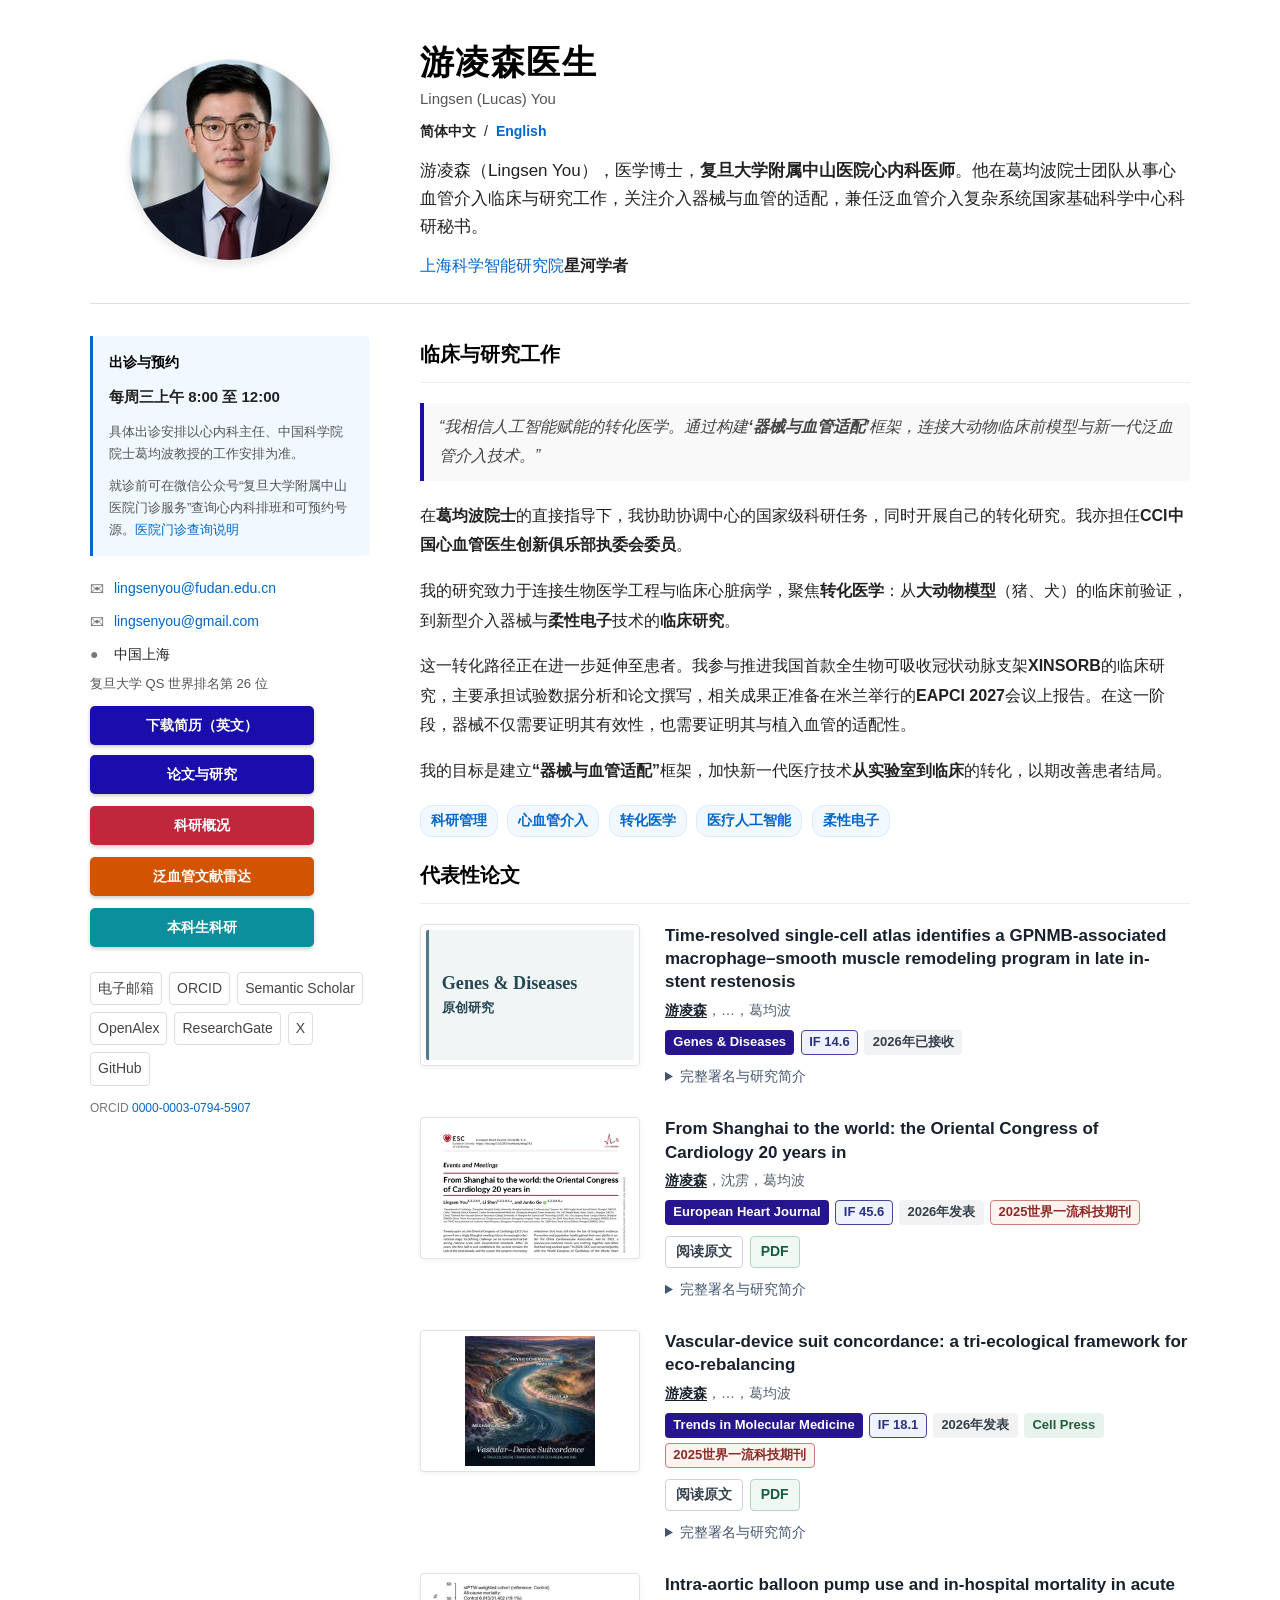
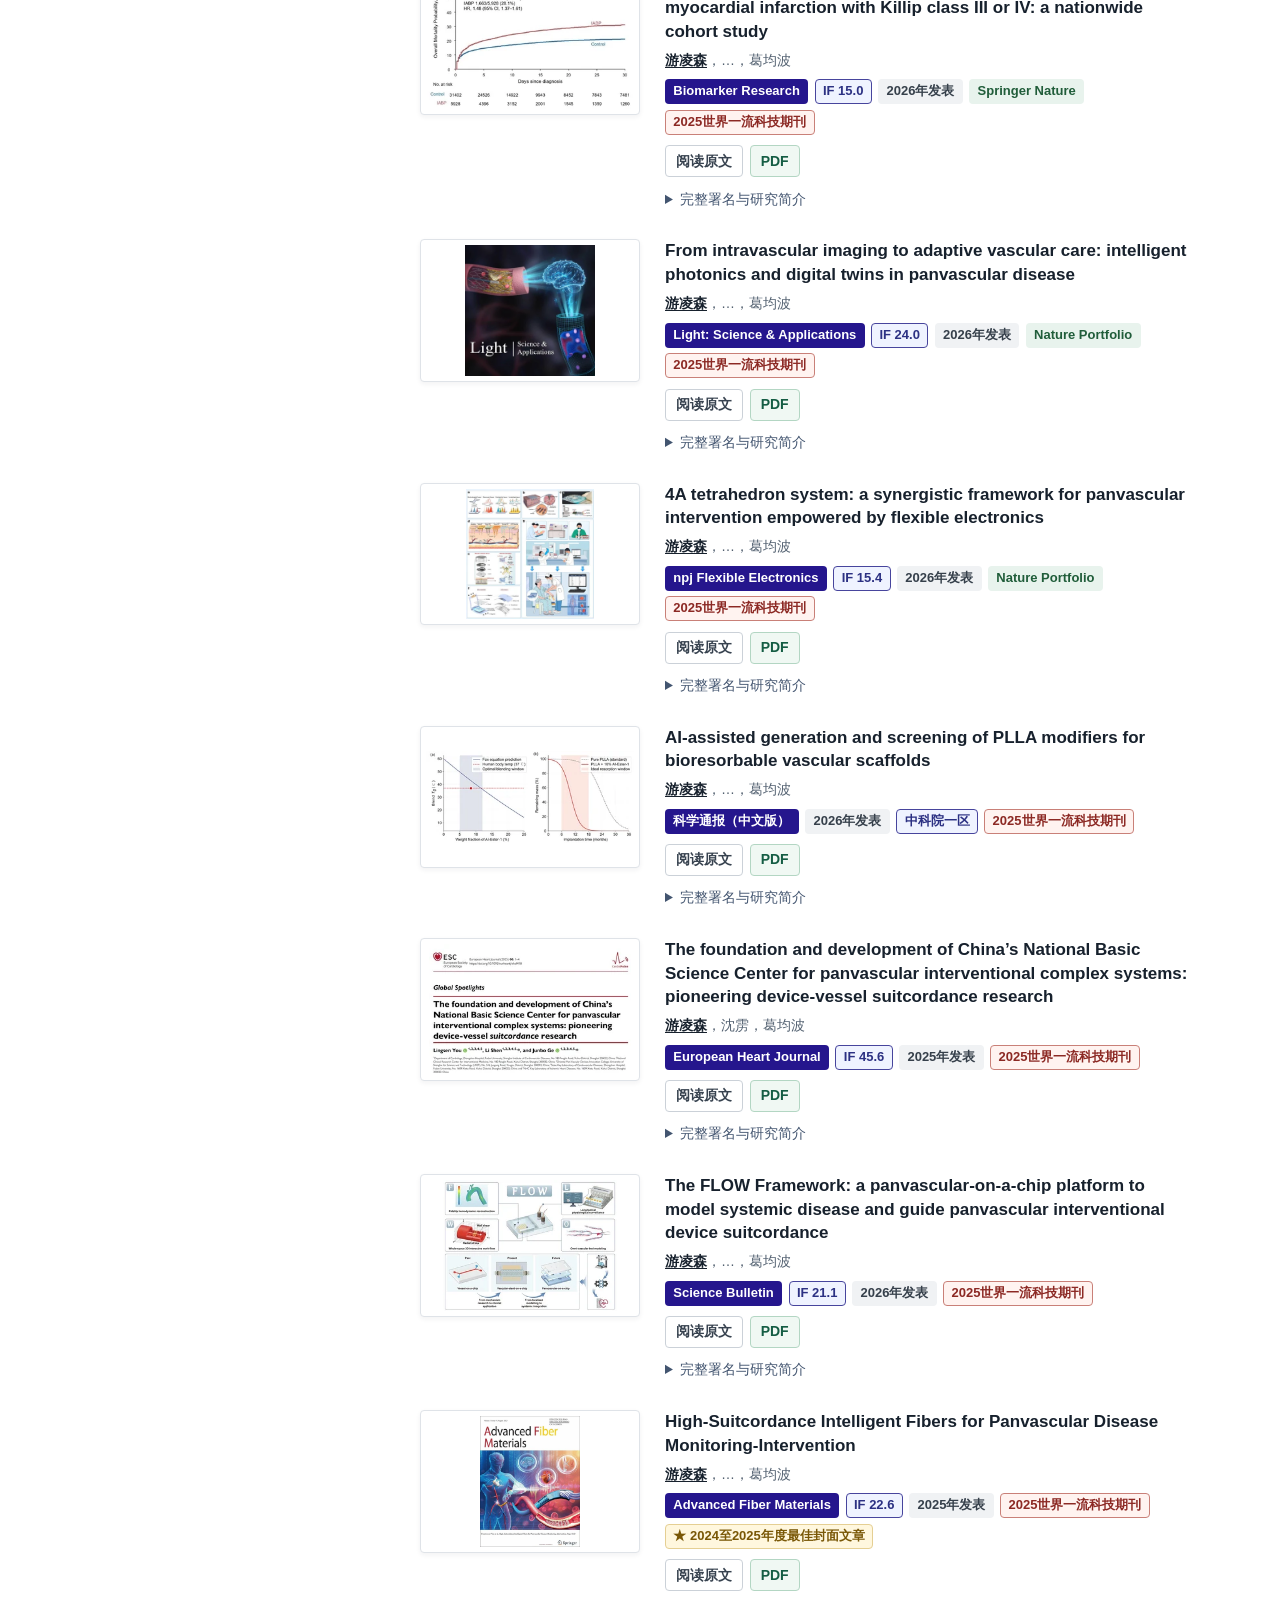
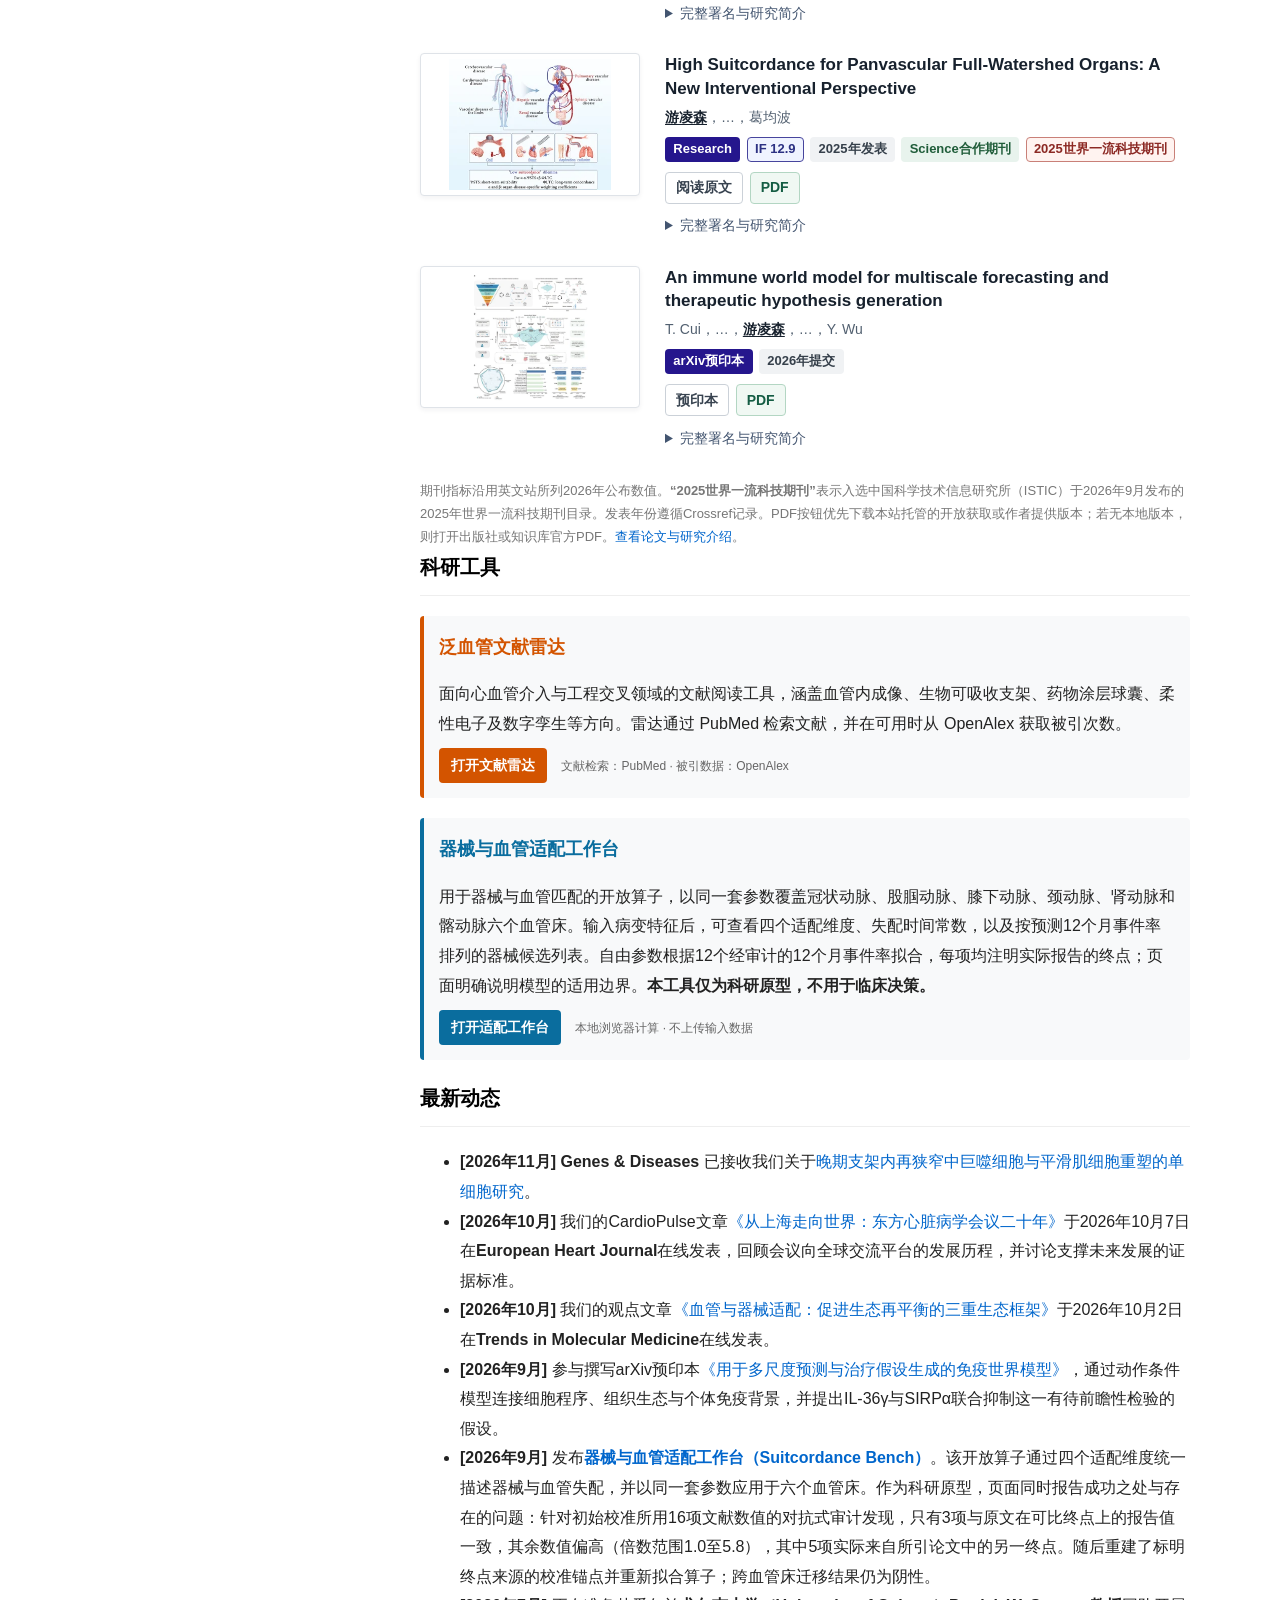
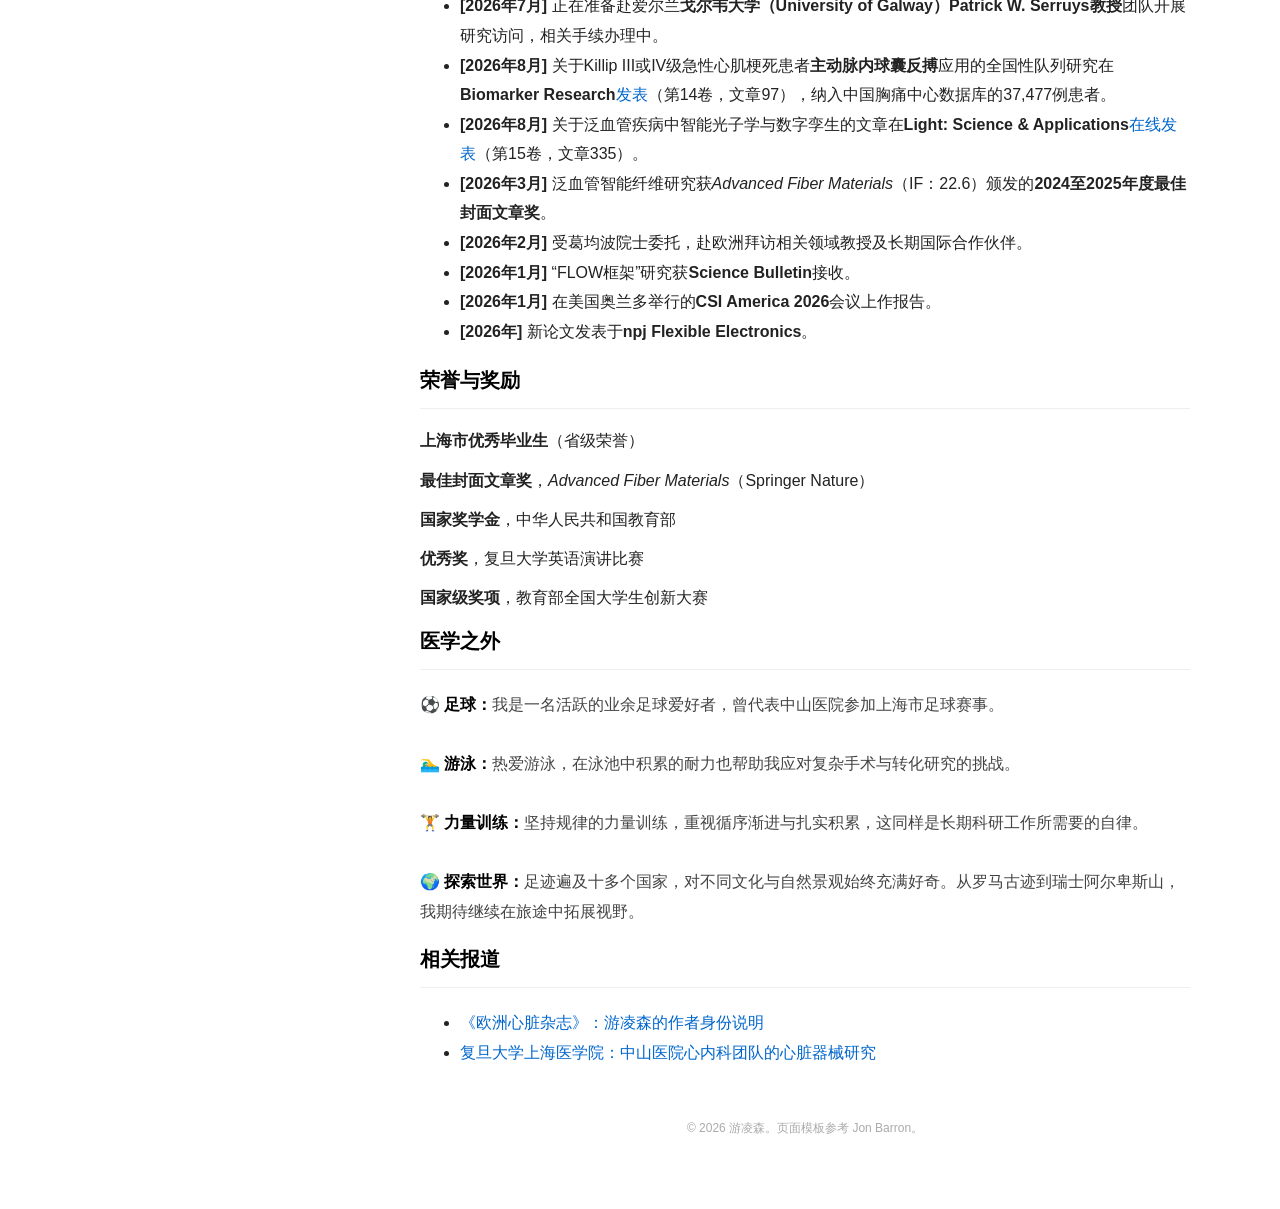
<file: zh/index.html>
<!DOCTYPE html>

<html lang="zh-CN">
<head>
<meta charset="utf-8"/>
<meta content="width=device-width, initial-scale=1.0" name="viewport"/>
<link href="/assets/optimized/favicon-32.png" rel="icon" sizes="32x32" type="image/png"/>
<meta content="游凌森，复旦大学附属中山医院心内科医师，泛血管介入复杂系统国家基础科学中心科研秘书。研究涵盖器械与血管适配、柔性电子、人工智能及转化医学。了解研究成果、个人简历与联系方式。" name="description"/>
<meta content="游凌森（Lingsen You）" name="author"/>
<meta content="index, follow" name="robots"/>
<meta content="website" property="og:type"/>
<meta content="游凌森 | 中文个人主页" property="og:site_name"/>
<meta content="游凌森 | 复旦大学附属中山医院心内科医师" property="og:title"/>
<meta content="游凌森，复旦大学附属中山医院心内科医师，泛血管介入复杂系统国家基础科学中心科研秘书。研究涵盖器械与血管适配、柔性电子、人工智能及转化医学。了解研究成果、个人简历与联系方式。" property="og:description"/>
<meta content="https://lingsenyou.com/avatar.jpg?v=20260814" property="og:image"/>
<meta content="summary" name="twitter:card"/>
<title>游凌森 | 复旦大学附属中山医院心内科医师</title>
<script type="application/ld+json">
{
  "@context": "https://schema.org",
  "@graph": [
    {
      "@type": "Person",
      "@id": "https://lingsenyou.com/#person",
      "name": "游凌森",
      "alternateName": [
        "Lingsen You",
        "Lingsen Lucas You",
        "Lingsen (Lucas) You",
        "Lucas You",
        "L. You",
        "You Lingsen",
        "游凌森"
      ],
      "givenName": "Lingsen",
      "additionalName": "Lucas",
      "familyName": "You",
      "honorificSuffix": "M.D., Ph.D.",
      "description": "游凌森，复旦大学附属中山医院心内科医师，泛血管介入复杂系统国家基础科学中心科研秘书。研究涵盖器械与血管适配、柔性电子、人工智能及转化医学。了解研究成果、个人简历与联系方式。",
      "award": "上海科学智能研究院星河学者",
      "jobTitle": [
        "心内科医师",
        "心血管介入医师",
        "科研秘书",
        "执委会委员"
      ],
      "memberOf": {
        "@type": "Organization",
        "name": "CCI中国心血管医生创新俱乐部",
        "alternateName": "CCI"
      },
      "url": "https://lingsenyou.com/zh/",
      "mainEntityOfPage": {
        "@id": "https://lingsenyou.com/zh/#webpage"
      },
      "image": "https://lingsenyou.com/avatar.jpg?v=20260814",
      "email": "mailto:lingsenyou@fudan.edu.cn",
      "identifier": [
        {
          "@type": "PropertyValue",
          "propertyID": "ORCID",
          "value": "0000-0003-0794-5907"
        }
      ],
      "workLocation": {
        "@type": "Place",
        "address": {
          "@type": "PostalAddress",
          "addressLocality": "Shanghai",
          "addressCountry": "CN"
        }
      },
      "affiliation": [
        {
          "@type": "MedicalOrganization",
          "name": "复旦大学附属中山医院",
          "alternateName": "复旦大学附属中山医院",
          "sameAs": [
            "https://ror.org/032x22645",
            "https://www.wikidata.org/wiki/Q10931805"
          ]
        },
        {
          "@type": "Organization",
          "name": "泛血管介入复杂系统国家基础科学中心"
        }
      ],
      "worksFor": {
        "@type": "MedicalOrganization",
        "name": "复旦大学附属中山医院",
        "alternateName": "复旦大学附属中山医院",
        "sameAs": "https://ror.org/032x22645"
      },
      "alumniOf": {
        "@type": "CollegeOrUniversity",
        "name": "复旦大学",
        "sameAs": [
          "https://ror.org/013q1eq08",
          "https://www.wikidata.org/wiki/Q495015"
        ]
      },
      "knowsLanguage": [
        {
          "@type": "Language",
          "name": "中文"
        },
        {
          "@type": "Language",
          "name": "英语"
        }
      ],
      "knowsAbout": [
        "心血管介入",
        "泛血管介入",
        "器械与血管适配",
        "生物可吸收冠状动脉支架",
        "XINSORB",
        "血管内成像",
        "柔性电子",
        "转化医学",
        "医疗人工智能"
      ],
      "sameAs": [
        "https://orcid.org/0000-0003-0794-5907",
        "https://www.wikidata.org/wiki/Q91670793",
        "https://www.semanticscholar.org/author/Lingsen-You/2294627526",
        "https://openalex.org/A5113157144",
        "https://www.researchgate.net/profile/Lingsen-You",
        "https://github.com/lingsenyou",
        "https://x.com/lingsenyou"
      ]
    },
    {
      "@type": "WebSite",
      "@id": "https://lingsenyou.com/zh/#website",
      "url": "https://lingsenyou.com/zh/",
      "name": "游凌森 | 中文个人主页",
      "alternateName": [
        "Lingsen Lucas You",
        "游凌森"
      ],
      "inLanguage": "zh-CN",
      "publisher": {
        "@id": "https://lingsenyou.com/#person"
      },
      "about": {
        "@id": "https://lingsenyou.com/#person"
      }
    },
    {
      "@type": [
        "WebPage",
        "ProfilePage"
      ],
      "@id": "https://lingsenyou.com/zh/#webpage",
      "url": "https://lingsenyou.com/zh/",
      "name": "游凌森 | 复旦大学附属中山医院心内科医师",
      "isPartOf": {
        "@id": "https://lingsenyou.com/zh/#website"
      },
      "about": {
        "@id": "https://lingsenyou.com/#person"
      },
      "mainEntity": {
        "@id": "https://lingsenyou.com/#person"
      },
      "citation": [
        "https://doi.org/10.1093/eurheartj/ehag783",
        "https://shmc.fudan.edu.cn/news/2026/0529/c1893a149384/page.htm"
      ],
      "inLanguage": "zh-CN",
      "dateCreated": "2026-07-12",
      "dateModified": "2026-11-24"
    },
    {
      "@type": "ScholarlyArticle",
      "@id": "https://lingsenyou.com/publications/#paper-gpnmb-restenosis",
      "headline": "Time-resolved single-cell atlas identifies a GPNMB-associated macrophage–smooth muscle remodeling program in late in-stent restenosis",
      "inLanguage": "en",
      "genre": "Original Article",
      "creativeWorkStatus": "Accepted",
      "creditText": "Lingsen You, Hanxiao Du and Wentong Wang contributed equally. Ning Jiang, Li Shen and Junbo Ge are corresponding authors.",
      "author": [{ "@id": "https://lingsenyou.com/#person" }, { "@type": "Person", "name": "Hanxiao Du" }, { "@type": "Person", "name": "Wentong Wang" }, { "@type": "Person", "name": "Yujun Guo" }, { "@type": "Person", "name": "Guanzhao Zhang" }, { "@type": "Person", "name": "Zisu Peng" }, { "@type": "Person", "name": "Xinran Deng" }, { "@type": "Person", "name": "Xiaoyu You" }, { "@type": "Person", "name": "Xingyu Yu" }, { "@type": "Person", "name": "Runrong Li" }, { "@type": "Person", "name": "Ning Jiang" }, { "@type": "Person", "name": "Li Shen" }, { "@type": "Person", "name": "Junbo Ge" }],
      "isPartOf": { "@type": "Periodical", "name": "Genes & Diseases" }
    },
    {
      "@type": "ScholarlyArticle",
      "@id": "https://doi.org/10.1093/eurheartj/ehag783",
      "url": "https://doi.org/10.1093/eurheartj/ehag783",
      "headline": "From Shanghai to the world: the Oriental Congress of Cardiology 20 years in",
      "datePublished": "2026-10-07",
      "author": [
        {
          "@id": "https://lingsenyou.com/#person"
        },
        {
          "@type": "Person",
          "name": "Li Shen"
        },
        {
          "@type": "Person",
          "name": "Junbo Ge"
        }
      ],
      "isPartOf": {
        "@type": "Periodical",
        "name": "European Heart Journal"
      },
      "genre": "Events and Meetings (CardioPulse)",
      "image": "https://lingsenyou.com/ehj-occ-20-years-cover.png",
      "identifier": {
        "@type": "PropertyValue",
        "propertyID": "DOI",
        "value": "10.1093/eurheartj/ehag783"
      }
    },
    {
      "@type": "ScholarlyArticle",
      "@id": "https://doi.org/10.1186/s40364-026-00993-1",
      "headline": "Intra-aortic balloon pump use and in-hospital mortality in acute myocardial infarction with Killip class III or IV: a nationwide cohort study",
      "datePublished": "2026-08",
      "author": [
        {
          "@id": "https://lingsenyou.com/#person"
        },
        {
          "@type": "Person",
          "name": "Hao Li"
        },
        {
          "@type": "Person",
          "name": "Zhenzhen Lu"
        },
        {
          "@type": "Person",
          "name": "Yu Wang"
        },
        {
          "@type": "Person",
          "name": "Shanyuan Hong"
        },
        {
          "@type": "Person",
          "name": "Mengyao Wang"
        },
        {
          "@type": "Person",
          "name": "Tongtong Zang"
        },
        {
          "@type": "Person",
          "name": "Lihong Huang"
        },
        {
          "@type": "Person",
          "name": "Li Shen"
        },
        {
          "@type": "Person",
          "name": "Junbo Ge"
        }
      ],
      "isPartOf": {
        "@type": "Periodical",
        "name": "Biomarker Research"
      },
      "identifier": {
        "@type": "PropertyValue",
        "propertyID": "DOI",
        "value": "10.1186/s40364-026-00993-1"
      }
    },
    {
      "@type": "ScholarlyArticle",
      "@id": "https://doi.org/10.1038/s41377-026-02410-6",
      "headline": "From intravascular imaging to adaptive vascular care: intelligent photonics and digital twins in panvascular disease",
      "datePublished": "2026-08-04",
      "author": [
        {
          "@id": "https://lingsenyou.com/#person"
        },
        {
          "@type": "Person",
          "name": "Jiaxin Yao"
        },
        {
          "@type": "Person",
          "name": "Yaoqing Qiu"
        },
        {
          "@type": "Person",
          "name": "Yu Wang"
        },
        {
          "@type": "Person",
          "name": "Yunlu Sun"
        },
        {
          "@type": "Person",
          "name": "Rongjun Zhang"
        },
        {
          "@type": "Person",
          "name": "Li Shen"
        },
        {
          "@type": "Person",
          "name": "Junbo Ge"
        }
      ],
      "isPartOf": {
        "@type": "Periodical",
        "name": "Light: Science & Applications"
      },
      "identifier": {
        "@type": "PropertyValue",
        "propertyID": "DOI",
        "value": "10.1038/s41377-026-02410-6"
      }
    },
    {
      "@type": "ScholarlyArticle",
      "@id": "https://doi.org/10.1038/s41528-026-00537-5",
      "headline": "4A tetrahedron system: a synergistic framework for panvascular intervention empowered by flexible electronics",
      "datePublished": "2026-01-29",
      "author": [
        {
          "@id": "https://lingsenyou.com/#person"
        },
        {
          "@type": "Person",
          "name": "Yirong Qu"
        },
        {
          "@type": "Person",
          "name": "Yuheng Chen"
        },
        {
          "@type": "Person",
          "name": "Yu Wang"
        },
        {
          "@type": "Person",
          "name": "Li Shen"
        },
        {
          "@type": "Person",
          "name": "Junbo Ge"
        }
      ],
      "isPartOf": {
        "@type": "Periodical",
        "name": "npj Flexible Electronics"
      },
      "identifier": {
        "@type": "PropertyValue",
        "propertyID": "DOI",
        "value": "10.1038/s41528-026-00537-5"
      }
    },
    {
      "@type": "ScholarlyArticle",
      "@id": "https://doi.org/10.1360/csb-2026-0332",
      "headline": "AI-assisted generation and screening of PLLA modifiers for bioresorbable vascular scaffolds",
      "datePublished": "2026-04-14",
      "author": [
        {
          "@id": "https://lingsenyou.com/#person"
        },
        {
          "@type": "Person",
          "name": "Yujun Guo"
        },
        {
          "@type": "Person",
          "name": "Zisu Peng"
        },
        {
          "@type": "Person",
          "name": "Wentong Wang"
        },
        {
          "@type": "Person",
          "name": "Li Shen"
        },
        {
          "@type": "Person",
          "name": "Junbo Ge"
        }
      ],
      "isPartOf": {
        "@type": "Periodical",
        "name": "Chinese Science Bulletin",
        "issn": "0023-074X"
      },
      "identifier": {
        "@type": "PropertyValue",
        "propertyID": "DOI",
        "value": "10.1360/csb-2026-0332"
      }
    },
    {
      "@type": "ScholarlyArticle",
      "@id": "https://doi.org/10.1093/eurheartj/ehaf418",
      "headline": "The foundation and development of China's National Basic Science Center for panvascular interventional complex systems: pioneering device-vessel suitcordance research",
      "datePublished": "2025-06-04",
      "author": [
        {
          "@id": "https://lingsenyou.com/#person"
        },
        {
          "@type": "Person",
          "name": "Li Shen"
        },
        {
          "@type": "Person",
          "name": "Junbo Ge"
        }
      ],
      "isPartOf": {
        "@type": "Periodical",
        "name": "European Heart Journal"
      },
      "identifier": {
        "@type": "PropertyValue",
        "propertyID": "DOI",
        "value": "10.1093/eurheartj/ehaf418"
      }
    },
    {
      "@type": "ScholarlyArticle",
      "@id": "https://doi.org/10.1016/j.scib.2025.12.051",
      "headline": "The FLOW Framework: a panvascular-on-a-chip platform to model systemic disease and guide panvascular interventional device suitcordance",
      "datePublished": "2026-02",
      "author": [
        {
          "@id": "https://lingsenyou.com/#person"
        },
        {
          "@type": "Person",
          "name": "Yuheng Chen"
        },
        {
          "@type": "Person",
          "name": "Zeyang Zhang"
        },
        {
          "@type": "Person",
          "name": "Yu Wang"
        },
        {
          "@type": "Person",
          "name": "Zhongze Gu"
        },
        {
          "@type": "Person",
          "name": "Li Shen"
        },
        {
          "@type": "Person",
          "name": "Junbo Ge"
        }
      ],
      "isPartOf": {
        "@type": "Periodical",
        "name": "Science Bulletin"
      },
      "identifier": {
        "@type": "PropertyValue",
        "propertyID": "DOI",
        "value": "10.1016/j.scib.2025.12.051"
      }
    },
    {
      "@type": "ScholarlyArticle",
      "@id": "https://doi.org/10.1007/s42765-025-00542-9",
      "headline": "High-Suitcordance Intelligent Fibers for Panvascular Disease Monitoring-Intervention",
      "datePublished": "2025-05-08",
      "author": [
        {
          "@id": "https://lingsenyou.com/#person"
        },
        {
          "@type": "Person",
          "name": "Yuchen Luo"
        },
        {
          "@type": "Person",
          "name": "Qiang Cheng"
        },
        {
          "@type": "Person",
          "name": "Li Shen"
        },
        {
          "@type": "Person",
          "name": "Junbo Ge"
        }
      ],
      "isPartOf": {
        "@type": "Periodical",
        "name": "Advanced Fiber Materials"
      },
      "identifier": {
        "@type": "PropertyValue",
        "propertyID": "DOI",
        "value": "10.1007/s42765-025-00542-9"
      }
    },
    {
      "@type": "ScholarlyArticle",
      "@id": "https://doi.org/10.34133/research.0974",
      "headline": "High Suitcordance for Panvascular Full-Watershed Organs: A New Interventional Perspective",
      "datePublished": "2025-10-29",
      "author": [
        {
          "@id": "https://lingsenyou.com/#person"
        },
        {
          "@type": "Person",
          "name": "Yuheng Chen"
        },
        {
          "@type": "Person",
          "name": "Zeyang Zhang"
        },
        {
          "@type": "Person",
          "name": "Yu Wang"
        },
        {
          "@type": "Person",
          "name": "Li Shen"
        },
        {
          "@type": "Person",
          "name": "Junbo Ge"
        }
      ],
      "isPartOf": {
        "@type": "Periodical",
        "name": "Research"
      },
      "identifier": {
        "@type": "PropertyValue",
        "propertyID": "DOI",
        "value": "10.34133/research.0974"
      }
    },
    {
      "@type": "ScholarlyArticle",
      "@id": "https://doi.org/10.1016/j.molmed.2026.09.007",
      "url": "https://doi.org/10.1016/j.molmed.2026.09.007",
      "headline": "Vascular-device suit concordance: a tri-ecological framework for eco-rebalancing",
      "datePublished": "2026-10-02",
      "author": [
        {
          "@type": "Person",
          "name": "Lingsen You"
        },
        {
          "@type": "Person",
          "name": "Yaxuan Li"
        },
        {
          "@type": "Person",
          "name": "Yuchen Luo"
        },
        {
          "@type": "Person",
          "name": "Qiang Cheng"
        },
        {
          "@type": "Person",
          "name": "Liuliu Feng"
        },
        {
          "@type": "Person",
          "name": "Li Shen"
        },
        {
          "@type": "Person",
          "name": "Junbo Ge"
        }
      ],
      "isPartOf": {
        "@type": "Periodical",
        "name": "Trends in Molecular Medicine"
      },
      "identifier": {
        "@type": "PropertyValue",
        "propertyID": "DOI",
        "value": "10.1016/j.molmed.2026.09.007"
      }
    },
    {
      "@type": "ScholarlyArticle",
      "@id": "https://arxiv.org/abs/2609.14709",
      "headline": "An immune world model for multiscale forecasting and therapeutic hypothesis generation",
      "datePublished": "2026-09-13",
      "author": [
        {
          "@type": "Person",
          "name": "Taoyong Cui"
        },
        {
          "@type": "Person",
          "name": "Xi Wang"
        },
        {
          "@type": "Person",
          "name": "Zonghang Li"
        },
        {
          "@type": "Person",
          "name": "Jinchao Ding"
        },
        {
          "@id": "https://lingsenyou.com/#person"
        },
        {
          "@type": "Person",
          "name": "Yuzhi Xu"
        },
        {
          "@type": "Person",
          "name": "Wanghan Xu"
        },
        {
          "@type": "Person",
          "name": "Fang Wu"
        },
        {
          "@type": "Person",
          "name": "Kejun Ying"
        },
        {
          "@type": "Person",
          "name": "Wanli Ouyang"
        },
        {
          "@type": "Person",
          "name": "Pheng Ann Heng"
        },
        {
          "@type": "Person",
          "name": "Ling Yang"
        },
        {
          "@type": "Person",
          "name": "Zhenfei Yin"
        },
        {
          "@type": "Person",
          "name": "Yingcheng Wu"
        }
      ],
      "isPartOf": {
        "@type": "Periodical",
        "name": "arXiv"
      },
      "identifier": {
        "@type": "PropertyValue",
        "propertyID": "arXiv",
        "value": "2609.14709"
      }
    }
  ]
}
</script>
<style>
        /* --- 全局与基础排版 --- */
        :root {
            --primary-text: #222;
            --secondary-text: #555;
            --link-color: #0066cc; /* 学术蓝 */
            --bg-color: #fff;
            --sidebar-width: 280px;
        }

        body {
            font-family: Arial, "Microsoft YaHei", "PingFang SC", "Helvetica Neue", sans-serif;
            background-color: var(--bg-color);
            color: var(--primary-text);
            margin: 0;
            line-height: 1.6;
            font-size: 15px;
        }

        a { text-decoration: none; color: var(--link-color); transition: 0.2s; }
        a:hover { text-decoration: underline; color: #004499; }
        strong { font-weight: 700; }

        .container {
            max-width: 1100px;
            margin: 0 auto;
            display: flex;
            padding: 40px 20px;
            gap: 50px;
        }

        /* --- 左侧边栏 --- */
        .sidebar {
            width: var(--sidebar-width);
            flex-shrink: 0;
            text-align: left;
        }

        .profile-img {
            width: 200px;
            height: 200px;
            border-radius: 50%;
            object-fit: cover;
            box-shadow: 0 4px 10px rgba(0,0,0,0.1);
            margin-bottom: 20px;
            border: 1px solid #eee;
        }

        h1.my-name {
            font-size: 24px;
            font-weight: 700;
            margin: 0 0 5px;
            color: #000;
            line-height: 1.3;
        }
        h1.my-name .name-alt {
            display: block;
            font-size: 15px;
            font-weight: 400;
            color: var(--secondary-text);
            margin-top: 4px;
        }

        .my-title {
            font-size: 14px;
            color: var(--secondary-text);
            margin-bottom: 15px;
            line-height: 1.4;
        }

        .contact-info {
            font-size: 14px;
            margin-bottom: 20px;
        }
        .ui-icon { display: inline-block; width: 20px; color: #777; }

        .clinic-hours {
            margin: 20px 0;
            padding: 14px 16px;
            border-left: 3px solid var(--link-color);
            border-radius: 0 5px 5px 0;
            background: #f1f8ff;
            text-align: left;
        }
        .clinic-hours h2 {
            margin: 0 0 8px;
            padding: 0;
            border: 0;
            font-size: 14px;
            letter-spacing: 0;
            text-transform: none;
        }
        .clinic-hours p { margin: 0; text-align: left; }
        .clinic-hours .clinic-time { font-size: 15px; font-weight: 700; }
        .clinic-hours .clinic-note { margin-top: 10px; font-size: 13px; color: var(--secondary-text); }

        /* 按钮通用样式 */
        .action-btn {
            display: inline-block;
            margin-top: 10px;
            padding: 8px 15px;
            border-radius: 5px;
            font-weight: bold;
            font-size: 13px;
            text-decoration: none !important;
            box-shadow: 0 2px 4px rgba(0,0,0,0.2);
            transition: opacity 0.2s;
            width: 80%;
            text-align: center;
            color: white !important;
        }
        .action-btn:hover { opacity: 0.8; }

        .btn-cv { background-color: #1a0dab; }
        .btn-app { background-color: #d35400; margin-top: 12px; }
        .btn-research { background-color: #0b8f9c; margin-top: 12px; }
        .btn-sci { background-color: #c0263c; margin-top: 12px; }

        .social-icons {
            display: flex;
            flex-wrap: wrap;
            gap: 7px;
            font-size: 12px;
            margin-top: 25px;
            margin-bottom: 30px;
        }
        .social-icons a {
            color: #444;
            border: 1px solid #ddd;
            border-radius: 4px;
            padding: 3px 7px;
        }
        .social-icons a:hover { color: var(--link-color); border-color: var(--link-color); text-decoration: none; }

        /* --- 右侧主内容 --- */
        .main-content {
            flex-grow: 1;
            max-width: 800px;
        }

        h2 {
            font-family: Arial, "Microsoft YaHei", "PingFang SC", sans-serif;
            font-size: 20px;
            font-weight: 700;
            color: #000;
            border-bottom: 1px solid #eee;
            padding-bottom: 10px;
            margin-top: 40px;
            margin-bottom: 20px;
            text-transform: uppercase;
            letter-spacing: 0.5px;
        }
        h2:first-child { margin-top: 0; }

        p { margin-bottom: 15px; text-align: justify; }

        /* Slogan 引用样式 */
        .slogan {
            font-size: 16px;
            font-style: italic;
            color: #444;
            border-left: 4px solid #1a0dab;
            padding-left: 15px;
            margin-bottom: 20px;
            background-color: #f9f9f9;
            padding: 10px 15px;
            border-radius: 0 4px 4px 0;
        }

        /* 现代学术风格徽章 (期刊与IF) */
        .badge-journal {
            display: inline-block;
            padding: 2px 8px;
            background-color: #1a0dab;
            color: white;
            border-radius: 4px;
            font-size: 12px;
            font-weight: bold;
            margin-right: 5px;
            margin-bottom: 4px;
        }
        .badge-if,
        .badge-tier {
            display: inline-block;
            padding: 1px 7px;
            background-color: #e8f0fe;
            color: #1a0dab;
            border: 1px solid #1a0dab;
            border-radius: 4px;
            font-size: 12px;
            font-weight: bold;
            margin-right: 5px;
            margin-bottom: 4px;
        }
        .badge-highlight,
        .badge-publisher,
        .badge-status {
            display: inline-block;
            padding: 2px 8px;
            border-radius: 4px;
            font-size: 12px;
            font-weight: bold;
            margin-right: 5px;
            margin-bottom: 4px;
        }
        .badge-wcj {
            display: inline-block;
            padding: 1px 7px;
            background-color: #fdecea;
            color: #a50e0e;
            border: 1px solid #a50e0e;
            border-radius: 4px;
            font-size: 12px;
            font-weight: bold;
            margin-right: 5px;
            margin-bottom: 4px;
        }
        .badge-publisher { background-color: #e6f4ea; color: #137333; }
        .badge-status { background-color: #f1f3f4; color: #3c4043; }
        .badge-highlight { background-color: #fef7e0; color: #8d5b00; }

        /* 研究兴趣小标签 */
        .badge {
            display: inline-block;
            background: #f1f8ff;
            color: #0066cc;
            padding: 3px 10px;
            border-radius: 12px;
            font-size: 12px;
            font-weight: 600;
            margin-right: 5px;
            margin-bottom: 5px;
            border: 1px solid #dcecfc;
        }

        /* --- 论文列表 --- */
        .pub-item {
            display: flex;
            gap: 25px;
            margin-bottom: 30px;
            align-items: flex-start;
        }

        .pub-img-box {
            width: 220px;
            flex-shrink: 0;
            background: #fff;
            border: 1px solid #eee;
            border-radius: 4px;
            padding: 5px;
            box-shadow: 0 2px 5px rgba(0,0,0,0.05);
        }
        .pub-img {
            width: 100%;
            height: auto;
            display: block;
            object-fit: contain;
        }

        .pub-img--ehj-preview {
            aspect-ratio: 640 / 414;
            object-fit: cover;
            object-position: center top;
        }

        .pub-journal-info {
            margin: 0 0 8px;
            color: #666;
            font-size: 12px;
            line-height: 1.6;
            text-align: left;
        }

        .pub-img-spacer { width: 220px; flex-shrink: 0; }
        .pub-details { flex-grow: 1; }
        .pub-title {
            font-weight: 700;
            font-size: 16px;
            color: #000;
            margin-bottom: 5px;
            display: block;
            line-height: 1.3;
        }
        .pub-authors { font-size: 14px; color: #555; margin-bottom: 6px; }
        .me { font-weight: 700; color: #000; text-decoration: underline;}

        .pub-venue { margin-bottom: 8px; line-height: 1.8; }
        .pub-note { margin: 4px 0 0; color: #777; font-size: 11px; }

        .tag-links a {
            font-size: 11px;
            border: 1px solid #ddd;
            color: #555;
            padding: 2px 6px;
            border-radius: 3px;
            margin-right: 5px;
            text-transform: uppercase;
        }
        .tag-links a:hover { border-color: var(--link-color); color: var(--link-color); text-decoration: none;}
        .tag-links a.pdf-link {
            color: #0b6b4f;
            border-color: #b8dfd0;
            background: #f1fbf7;
            font-weight: 700;
        }
        .tag-links a.pdf-link:hover {
            color: #fff;
            border-color: #0b6b4f;
            background: #0b6b4f;
        }

        /* --- 奖项列表 --- */
        .award-item { display: flex; margin-bottom: 10px; font-size: 14px; }
        .award-item.featured-award { margin-bottom: 14px; }
        .featured-award .award-desc { font-size: 16px; line-height: 1.5; }

        /* --- 响应式 --- */
        @media (max-width: 768px) {
            .container { flex-direction: column; gap: 30px; }
            .sidebar { width: 100%; text-align: center; }
            .profile-img { margin: 0 auto 20px; }
            .social-icons { justify-content: center; }
            .pub-item { flex-direction: column; gap: 15px; }
            .pub-img-box { width: 100%; max-width: 300px; margin: 0 auto; }
            .pub-img-spacer { display: none; }
            .action-btn { width: auto; }
        }
    </style>
<meta content="zh_CN" property="og:locale"/><style id="zh-homepage">
html{font-size:16px}
body{font-family:-apple-system,BlinkMacSystemFont,"Segoe UI","PingFang SC","Microsoft YaHei","Noto Sans CJK SC",Arial,sans-serif;font-size:1rem;line-height:1.8}
p,li{font-size:1rem;line-height:1.85;text-align:start}
h2{letter-spacing:0}
.my-name{font-size:2.125rem;letter-spacing:.04em}
.my-title{font-size:1rem;line-height:1.75}
.name-alt{font-size:.9375rem;letter-spacing:0}
.language-nav{display:flex;justify-content:flex-end;gap:.5rem;align-items:center;margin-bottom:1.5rem;font-size:.875rem}
.language-nav span[aria-current]{font-weight:700;color:#222}
.language-nav a{font-weight:600}
.pub-title{font-size:1.125rem;line-height:1.65;word-break:normal;overflow-wrap:anywhere}
.pub-title-en{margin:.4rem 0 .65rem;color:#666;font-size:.875rem;line-height:1.6;word-break:normal}
.pub-authors{font-size:.875rem;line-height:1.65;overflow-wrap:anywhere}
.pub-note,.pub-journal-info{font-size:.8125rem;line-height:1.8}
.badge,.badge-journal,.badge-publisher,.badge-if,.badge-status,.badge-wcj,.badge-highlight,.tag-links a,.action-btn{font-size:.875rem;line-height:1.65}
.tag-links a{display:inline-block;padding:.25rem .65rem;margin-bottom:.35rem;text-transform:none}
.pub-venue{display:flex;flex-wrap:wrap;gap:.4rem;align-items:center}
.pub-venue span{white-space:normal}
.action-btn{box-sizing:border-box;max-width:100%;white-space:normal}
.contact-info,.contact-info a{font-size:.875rem;overflow-wrap:anywhere}
.social-icons a{font-size:.875rem}
.clinic-time{font-size:1rem}
.clinic-note,.institution-rank{font-size:.8125rem;line-height:1.7}
.award-item,.award-desc{font-size:1rem;line-height:1.8}
.main-content p[style*="font-size: 14px"]{font-size:1rem!important}
.main-content a[style*="font-size: 13px"]{font-size:.875rem!important}
@media(max-width:768px){.language-nav{justify-content:center}.pub-img-box{max-width:300px}.container{padding-inline:1.25rem}.sidebar{width:100%;min-width:0}.main-content{min-width:0}.my-name{font-size:2rem}}
</style><meta content="https://lingsenyou.com/zh/" property="og:url"/><link href="https://lingsenyou.com/zh/" rel="canonical"/>
<link href="https://lingsenyou.com/" hreflang="en" rel="alternate"/>
<link href="https://lingsenyou.com/zh/" hreflang="zh-Hans" rel="alternate"/>
<link href="https://lingsenyou.com/" hreflang="x-default" rel="alternate"/>
<link rel="stylesheet" href="/assets/publication-cards.css?v=1">
<link rel="stylesheet" href="/assets/profile-header.css">
</head>
<body>
<div class="container">
<header class="profile-header">
<picture>
<source sizes="200px" srcset="/assets/optimized/avatar-200.webp 200w, /assets/optimized/avatar-400.webp 400w" type="image/webp"/>
<img alt="游凌森" class="profile-img" decoding="async" fetchpriority="high" height="800" src="/avatar.jpg?v=20260814" width="800"/>
</picture>
<div>
<h1 class="my-name">游凌森医生<span class="name-alt" lang="en">Lingsen (Lucas) You</span></h1>
<nav aria-label="页面语言" class="language-nav"><span aria-current="page">简体中文</span><span aria-hidden="true"> / </span><a href="/" hreflang="en" lang="en">English</a></nav>
<section id="physician-profile" aria-label="医生简介">
<p class="profile-summary">游凌森（<span lang="en">Lingsen You</span>），医学博士，<strong>复旦大学附属中山医院心内科医师</strong>。他在葛均波院士团队从事心血管介入临床与研究工作，关注介入器械与血管的适配，兼任泛血管介入复杂系统国家基础科学中心科研秘书。</p>
<p class="profile-credential" lang="zh-Hans" translate="no"><a href="https://sais.org.cn/">上海科学智能研究院</a><strong>星河学者</strong></p>
</section>
</div>
</header>
<div class="sidebar">
<section aria-labelledby="clinic-hours-heading" class="clinic-hours">
<h2 id="clinic-hours-heading">出诊与预约</h2>
<p class="clinic-time">每周三上午 8:00 至 12:00</p>
<p class="clinic-note">具体出诊安排以心内科主任、中国科学院院士葛均波教授的工作安排为准。</p>
<p class="clinic-note">就诊前可在微信公众号“复旦大学附属中山医院门诊服务”查询心内科排班和可预约号源。<a href="https://sghexport.shobserver.com/html/baijiahao/2022/05/10/737924.html">医院门诊查询说明</a></p>
</section>
<div class="contact-info">
<div style="margin-bottom:8px;">
<span aria-hidden="true" class="ui-icon">✉</span>
<a href="mailto:lingsenyou@fudan.edu.cn">lingsenyou@fudan.edu.cn</a>
</div>
<div style="margin-bottom:8px;">
<span aria-hidden="true" class="ui-icon">✉</span>
<a href="mailto:lingsenyou@gmail.com">lingsenyou@gmail.com</a>
</div>
<div>
<span aria-hidden="true" class="ui-icon">●</span> 中国上海
            </div>
<div class="institution-rank">复旦大学 QS 世界排名第 26 位</div>
<a class="action-btn btn-cv" download="CV_Lingsen_You.pdf" href="/CV_Lingsen_You.pdf?v=17f1e023">下载简历（英文）</a><br/>
<a class="action-btn btn-cv" href="/zh/publications/">论文与研究</a>
<a class="action-btn btn-sci" href="/zh/scientific/">科研概况</a>
<a class="action-btn btn-app" href="/zh/panvascular/">泛血管文献雷达</a>
<a class="action-btn btn-research" href="/medeng/">本科生科研</a>
</div>
<div class="social-icons">
<a href="mailto:lingsenyou@fudan.edu.cn" title="电子邮箱">电子邮箱</a>
<a href="https://orcid.org/0000-0003-0794-5907" rel="me noopener" target="_blank" title="ORCID 0000-0003-0794-5907">ORCID</a>
<a href="https://www.semanticscholar.org/author/Lingsen-You/2294627526" rel="me noopener" target="_blank" title="Semantic Scholar">Semantic Scholar</a>
<a href="https://openalex.org/A5113157144" rel="me noopener" target="_blank" title="OpenAlex">OpenAlex</a>
<a href="https://www.researchgate.net/profile/Lingsen-You" rel="me noopener" target="_blank" title="ResearchGate">ResearchGate</a>
<a href="https://x.com/lingsenyou" rel="me noopener" target="_blank" title="X">X</a>
<a href="https://github.com/lingsenyou" rel="me noopener" target="_blank" title="GitHub">GitHub</a>
</div>
<div style="font-size:12px; color:#777; margin-top:-18px; margin-bottom:26px;">
            ORCID <a href="https://orcid.org/0000-0003-0794-5907" rel="me noopener" target="_blank">0000-0003-0794-5907</a>
</div>
</div>
<div class="main-content">
<section>
<h2>临床与研究工作</h2>
<div class="slogan">“我相信人工智能赋能的转化医学。通过构建<strong>‘器械与血管适配’</strong>框架，连接大动物临床前模型与新一代泛血管介入技术。”</div>
<p>在<strong>葛均波院士</strong>的直接指导下，我协助协调中心的国家级科研任务，同时开展自己的转化研究。我亦担任<strong>CCI中国心血管医生创新俱乐部执委会委员</strong>。</p>
<p>我的研究致力于连接生物医学工程与临床心脏病学，聚焦<strong>转化医学</strong>：从<strong>大动物模型</strong>（猪、犬）的临床前验证，到新型介入器械与<strong>柔性电子</strong>技术的<strong>临床研究</strong>。</p>
<p>这一转化路径正在进一步延伸至患者。我参与推进我国首款全生物可吸收冠状动脉支架<strong>XINSORB</strong>的临床研究，主要承担试验数据分析和论文撰写，相关成果正准备在米兰举行的<strong>EAPCI 2027</strong>会议上报告。在这一阶段，器械不仅需要证明其有效性，也需要证明其与植入血管的适配性。</p>
<p>我的目标是建立<strong>“器械与血管适配”</strong>框架，加快新一代医疗技术<strong>从实验室到临床</strong>的转化，以期改善患者结局。</p>
<p style="margin-top: 20px;">
<span class="badge">科研管理</span>
<span class="badge">心血管介入</span>
<span class="badge">转化医学</span>
<span class="badge">医疗人工智能</span>
<span class="badge">柔性电子</span>
</p>
</section>
<section>
<h2>代表性论文</h2>
<!-- BEGIN GENERATED PUBLICATION CARDS -->
<div class="pub-list pc-list">
<article class="pub-card pub-item" id="paper-gpnmb-restenosis" data-status="accepted">
  <div class="pc-media"><div class="journal-label"><strong lang="en">Genes &amp; Diseases</strong><small>原创研究</small></div></div>
  <div class="pc-body">
    <h3 class="pc-title" lang="en" translate="no"><a href="/zh/publications/#paper-gpnmb-restenosis">Time-resolved single-cell atlas identifies a GPNMB-associated macrophage–smooth muscle remodeling program in late in-stent restenosis</a></h3>
    <p class="pc-authors"><strong>游凌森</strong>，…，葛均波</p>
    <div class="pc-badges"><span class="pc-badge pc-journal">Genes &amp; Diseases</span> <a href="https://www.keaipublishing.com/en/journals/genes-and-diseases/" class="pc-badge pc-if" target="_blank" rel="noopener" title="期刊影响因子，来源：科爱期刊官网">IF 14.6</a> <span class="pc-badge pc-status">2026年已接收</span></div>
    <div class="pc-actions"></div>
    <details class="pc-details">
      <summary>完整署名与研究简介</summary>
      <p class="authors"><strong>Lingsen You</strong><sup>#</sup>, Hanxiao Du<sup>#</sup>, Wentong Wang<sup>#</sup>, Yujun Guo, Guanzhao Zhang, Zisu Peng, Xinran Deng, Xiaoyu You, Xingyu Yu, Runrong Li, Ning Jiang<sup>*</sup>, Li Shen<sup>*</sup>, Junbo Ge<sup>*</sup></p>
      <p class="summary">研究在裸金属支架植入后第1个月和第5个月对兔颈动脉取样，利用103,410个血管壁细胞构建单细胞图谱。</p>
      <p class="pc-note"># 共同第一作者；* 通讯作者。</p>
      <p class="pc-note">2026年11月已接收。</p>
    </details>
  </div>
</article>
<article class="pub-card pub-item" id="paper-ehag783" data-status="published">
  <div class="pc-media"><a class="pc-media-link" href="https://doi.org/10.1093/eurheartj/ehag783" target="_blank" rel="noopener" aria-label="阅读：From Shanghai to the world: the Oriental Congress of Cardiology 20 years in"><picture><source type="image/webp" srcset="/assets/optimized/ehj-occ-20-years-cover-320.webp 320w, /assets/optimized/ehj-occ-20-years-cover-640.webp 640w" sizes="(max-width: 600px) 220px, (max-width: 1000px) 175px, 220px"><img src="/ehj-occ-20-years-cover.png" alt="《欧洲心脏杂志》东方心脏病学会议二十周年报道的首页，显示期刊页眉和作者署名" width="640" height="414" loading="lazy" decoding="async"></picture></a></div>
  <div class="pc-body">
    <h3 class="pc-title" lang="en" translate="no"><a href="https://doi.org/10.1093/eurheartj/ehag783" target="_blank" rel="noopener">From Shanghai to the world: the Oriental Congress of Cardiology 20 years in</a></h3>
    <p class="pc-authors"><strong>游凌森</strong>，沈雳，葛均波</p>
    <div class="pc-badges"><span class="pc-badge pc-journal">European Heart Journal</span> <span class="pc-badge pc-if" title="2025年期刊影响因子。牛津大学出版社出版，ESC官方期刊。心脏与心血管系统学科排名：2/237。来源：OUP期刊官方网站。">IF 45.6</span> <span class="pc-badge pc-status">2026年发表</span> <span class="pc-badge pc-honor" title="2025世界一流科技期刊标记，与现有EHJ条目保持一致。">2025世界一流科技期刊</span></div>
    <div class="pc-actions"><a href="https://doi.org/10.1093/eurheartj/ehag783" class="pc-link" target="_blank" rel="noopener">阅读原文</a> <a href="/pdfs/ehj-occ-2026.pdf" class="pc-link pc-pdf pdf-link" download="ehj-occ-2026.pdf">PDF</a></div>
    <details class="pc-details">
      <summary>完整署名与研究简介</summary>
      <p class="authors"><strong>Lingsen You</strong>, Li Shen, Junbo Ge</p>
      <p class="pc-citation">European Heart Journal · CardioPulse：活动与会议 · 2026年10月7日在线发表</p>
      <p class="summary">回顾东方心脏病学会议从上海的学术会议发展为全球交流平台的历程，并探讨其二十周年之际所关注的会议规模、国际合作与证据标准。</p>
      <p class="pc-note">牛津大学出版社 · 欧洲心脏病学会（ESC）官方期刊 · <a href="https://academic.oup.com/eurheartj/pages/About" rel="noopener" target="_blank" title="2025年心脏与心血管系统学科影响因子排名">心血管学科排名 2/237</a></p>
      <p class="pc-note">2025年指标：5年影响因子42.2 · JCI 7.96 · CiteScore 35.9。影响因子学科排名：心脏与心血管系统。<a href="https://academic.oup.com/eurheartj/pages/About" rel="noopener" target="_blank">牛津大学出版社官方来源</a>。</p>
      <p class="pc-sources"><a href="https://doi.org/10.1093/eurheartj/ehag783" class="pc-id" target="_blank" rel="noopener">DOI: 10.1093/eurheartj/ehag783</a></p>
    </details>
  </div>
</article>
<article class="pub-card pub-item" id="paper-j-molmed-2026-09-007" data-status="published">
  <div class="pc-media"><a class="pc-media-link" href="https://doi.org/10.1016/j.molmed.2026.09.007" target="_blank" rel="noopener" aria-label="阅读：Vascular-device suit concordance: a tri-ecological framework for eco-rebalancing"><picture><source type="image/webp" srcset="/assets/optimized/trends-molecular-medicine-suitcordance-320.webp 320w, /assets/optimized/trends-molecular-medicine-suitcordance-640.webp 640w" sizes="(max-width: 600px) 220px, (max-width: 1000px) 175px, 220px"><img src="/trends-molecular-medicine-suitcordance.jpg" alt="以河流生态平衡示意血管与器械适配的三重平衡：力学、细胞、理化与免疫" width="1000" height="1000" loading="lazy" decoding="async"></picture></a></div>
  <div class="pc-body">
    <h3 class="pc-title" lang="en" translate="no"><a href="https://doi.org/10.1016/j.molmed.2026.09.007" target="_blank" rel="noopener">Vascular-device suit concordance: a tri-ecological framework for eco-rebalancing</a></h3>
    <p class="pc-authors"><strong>游凌森</strong>，…，葛均波</p>
    <div class="pc-badges"><span class="pc-badge pc-journal">Trends in Molecular Medicine</span> <span class="pc-badge pc-if">IF 18.1</span> <span class="pc-badge pc-status">2026年发表</span> <span class="pc-badge pc-publisher">Cell Press</span> <span class="pc-badge pc-honor" title="入选中国科学技术信息研究所（ISTIC）于2026年9月12日发布的2025年世界一流科技期刊目录">2025世界一流科技期刊</span></div>
    <div class="pc-actions"><a href="https://doi.org/10.1016/j.molmed.2026.09.007" class="pc-link" target="_blank" rel="noopener">阅读原文</a> <a href="https://www.sciencedirect.com/science/article/pii/S1471491426002236/pdfft" class="pc-link pc-pdf pdf-link" target="_blank" rel="noopener">PDF</a></div>
    <details class="pc-details">
      <summary>完整署名与研究简介</summary>
      <p class="authors"><strong>Lingsen You</strong>, Yaxuan Li, Yuchen Luo, Qiang Cheng, Liuliu Feng, Li Shen, Junbo Ge</p>
      <p class="pc-citation">Trends in Molecular Medicine · Cell Press · 2026年10月2日在线发表</p>
      <p class="summary">从生态学视角理解器械与血管适配：植入器械会扰动三类平衡，也需要促进这些平衡的恢复。 DOI：<a href="https://doi.org/10.1016/j.molmed.2026.09.007" rel="noopener" target="_blank">10.1016/j.molmed.2026.09.007</a>。 <a href="https://pubmed.ncbi.nlm.nih.gov/42827069/" rel="noopener" target="_blank">PubMed</a>。</p>
    </details>
  </div>
</article>
<article class="pub-card pub-item" id="paper-s40364-026-00993-1" data-status="published">
  <div class="pc-media"><a class="pc-media-link" href="https://doi.org/10.1186/s40364-026-00993-1" target="_blank" rel="noopener" aria-label="阅读：Intra-aortic balloon pump use and in-hospital mortality in acute myocardial infarction with Killip class III or IV: a nationwide cohort study"><picture><source type="image/webp" srcset="/assets/optimized/paper7-320.webp 320w, /assets/optimized/paper7-640.webp 640w" sizes="(max-width: 600px) 220px, (max-width: 1000px) 175px, 220px"><img src="/paper7.jpg" alt="sIPTW加权队列中使用与未使用主动脉内球囊反搏患者院内全因死亡率的Kaplan-Meier曲线" width="843" height="535" loading="lazy" decoding="async"></picture></a></div>
  <div class="pc-body">
    <h3 class="pc-title" lang="en" translate="no"><a href="https://doi.org/10.1186/s40364-026-00993-1" target="_blank" rel="noopener">Intra-aortic balloon pump use and in-hospital mortality in acute myocardial infarction with Killip class III or IV: a nationwide cohort study</a></h3>
    <p class="pc-authors"><strong>游凌森</strong>，…，葛均波</p>
    <div class="pc-badges"><span class="pc-badge pc-journal">Biomarker Research</span> <span class="pc-badge pc-if">IF 15.0</span> <span class="pc-badge pc-status">2026年发表</span> <span class="pc-badge pc-publisher">Springer Nature</span> <span class="pc-badge pc-honor" title="入选中国科学技术信息研究所（ISTIC）于2026年9月12日发布的2025年世界一流科技期刊目录">2025世界一流科技期刊</span></div>
    <div class="pc-actions"><a href="https://doi.org/10.1186/s40364-026-00993-1" class="pc-link" target="_blank" rel="noopener">阅读原文</a> <a href="/pdfs/iabp-biomarker-research-2026.pdf" class="pc-link pc-pdf pdf-link" download="iabp-biomarker-research-2026.pdf">PDF</a></div>
    <details class="pc-details">
      <summary>完整署名与研究简介</summary>
      <p class="authors"><strong>Lingsen You</strong>, Hao Li, Zhenzhen Lu, Yu Wang, Shanyuan Hong, Mengyao Wang, Tongtong Zang, Lihong Huang, Li Shen, Junbo Ge</p>
      <p class="pc-citation">Biomarker Research · 2026年8月 · 14:97</p>
      <p class="summary">纳入中国胸痛中心数据库中37,477例接受PCI的Killip分级III或IV级急性心肌梗死患者，数据来自4,089家医院（2019至2023年）。研究采用目标试验模拟及基于BART的稳定化逆概率加权，发现住院期间使用主动脉内球囊反搏与更高的院内全因死亡率相关（28.1% vs. 19.1%；HR 1.48，95% CI 1.37至1.61）。这是一项观察性研究，不能据此认定球囊反搏导致死亡率升高。</p>
      <p class="pc-note">论文开放获取。</p>
      <p class="pc-sources"><a href="https://doi.org/10.1186/s40364-026-00993-1" class="pc-id" target="_blank" rel="noopener">DOI: 10.1186/s40364-026-00993-1</a></p>
    </details>
  </div>
</article>
<article class="pub-card pub-item" id="paper-s41377-026-02410-6" data-status="published">
  <div class="pc-media"><a class="pc-media-link" href="https://doi.org/10.1038/s41377-026-02410-6" target="_blank" rel="noopener" aria-label="阅读：From intravascular imaging to adaptive vascular care: intelligent photonics and digital twins in panvascular disease"><picture><source type="image/webp" srcset="/assets/optimized/paper6-320.webp 320w, /assets/optimized/paper6-640.webp 640w" sizes="(max-width: 600px) 220px, (max-width: 1000px) 175px, 220px"><img src="/paper6.jpg" alt="Light: Science &amp; Applications文章配图：泛血管疾病中的智能光子学与数字孪生" width="640" height="640" loading="lazy" decoding="async"></picture></a></div>
  <div class="pc-body">
    <h3 class="pc-title" lang="en" translate="no"><a href="https://doi.org/10.1038/s41377-026-02410-6" target="_blank" rel="noopener">From intravascular imaging to adaptive vascular care: intelligent photonics and digital twins in panvascular disease</a></h3>
    <p class="pc-authors"><strong>游凌森</strong>，…，葛均波</p>
    <div class="pc-badges"><span class="pc-badge pc-journal">Light: Science &amp; Applications</span> <span class="pc-badge pc-if">IF 24.0</span> <span class="pc-badge pc-status">2026年发表</span> <span class="pc-badge pc-publisher">Nature Portfolio</span> <span class="pc-badge pc-honor" title="入选中国科学技术信息研究所（ISTIC）于2026年9月12日发布的2025年世界一流科技期刊目录">2025世界一流科技期刊</span></div>
    <div class="pc-actions"><a href="https://doi.org/10.1038/s41377-026-02410-6" class="pc-link" target="_blank" rel="noopener">阅读原文</a> <a href="/pdfs/light-intelligent-photonics-2026.pdf" class="pc-link pc-pdf pdf-link" download="light-intelligent-photonics-2026.pdf">PDF</a></div>
    <details class="pc-details">
      <summary>完整署名与研究简介</summary>
      <p class="authors"><strong>Lingsen You</strong>, Jiaxin Yao, Yaoqing Qiu, Yu Wang, Yunlu Sun, Rongjun Zhang, Li Shen, Junbo Ge</p>
      <p class="pc-citation">Light: Science &amp; Applications · 2026年8月4日</p>
      <p class="summary">提出一条研究路线，将血管内成像和智能光子学与计算性血管表征相连接，以支持更具适应性的泛血管诊疗。</p>
      <p class="pc-sources"><a href="https://doi.org/10.1038/s41377-026-02410-6" class="pc-id" target="_blank" rel="noopener">DOI: 10.1038/s41377-026-02410-6</a> · <a href="https://www.nature.com/articles/s41377-026-02410-6" target="_blank" rel="noopener">出版社文章页面</a></p>
    </details>
  </div>
</article>
<article class="pub-card pub-item" id="paper-s41528-026-00537-5" data-status="published">
  <div class="pc-media"><a class="pc-media-link" href="https://doi.org/10.1038/s41528-026-00537-5" target="_blank" rel="noopener" aria-label="阅读：4A tetrahedron system: a synergistic framework for panvascular intervention empowered by flexible electronics"><picture><source type="image/webp" srcset="/assets/optimized/paper4-320.webp 320w, /assets/optimized/paper4-640.webp 640w" sizes="(max-width: 600px) 220px, (max-width: 1000px) 175px, 220px"><img src="/paper4.jpg" alt="柔性电子赋能泛血管介入的4A四面体体系" width="640" height="653" loading="lazy" decoding="async"></picture></a></div>
  <div class="pc-body">
    <h3 class="pc-title" lang="en" translate="no"><a href="https://doi.org/10.1038/s41528-026-00537-5" target="_blank" rel="noopener">4A tetrahedron system: a synergistic framework for panvascular intervention empowered by flexible electronics</a></h3>
    <p class="pc-authors"><strong>游凌森</strong>，…，葛均波</p>
    <div class="pc-badges"><span class="pc-badge pc-journal">npj Flexible Electronics</span> <span class="pc-badge pc-if">IF 15.4</span> <span class="pc-badge pc-status">2026年发表</span> <span class="pc-badge pc-publisher">Nature Portfolio</span> <span class="pc-badge pc-honor" title="入选中国科学技术信息研究所（ISTIC）于2026年9月12日发布的2025年世界一流科技期刊目录">2025世界一流科技期刊</span></div>
    <div class="pc-actions"><a href="https://doi.org/10.1038/s41528-026-00537-5" class="pc-link" target="_blank" rel="noopener">阅读原文</a> <a href="/pdfs/npj-4a-tetrahedron-2026.pdf" class="pc-link pc-pdf pdf-link" download="npj-4a-tetrahedron-2026.pdf">PDF</a></div>
    <details class="pc-details">
      <summary>完整署名与研究简介</summary>
      <p class="authors"><strong>Lingsen You</strong>, Yirong Qu, Yuheng Chen, Yu Wang, Li Shen, Junbo Ge</p>
      <p class="pc-citation">npj Flexible Electronics · 2026年1月29日</p>
      <p class="summary">提出四维框架，在柔性电子泛血管系统中协调解剖结构、应用场景、适应性与评价。</p>
      <p class="pc-sources"><a href="https://doi.org/10.1038/s41528-026-00537-5" class="pc-id" target="_blank" rel="noopener">DOI: 10.1038/s41528-026-00537-5</a></p>
    </details>
  </div>
</article>
<article class="pub-card pub-item" id="paper-csb-2026-0332" data-status="published">
  <div class="pc-media"><a class="pc-media-link" href="https://doi.org/10.1360/csb-2026-0332" target="_blank" rel="noopener" aria-label="阅读：AI-assisted generation and screening of PLLA modifiers for bioresorbable vascular scaffolds"><picture><source type="image/webp" srcset="/assets/optimized/csb-plla-ai-screening-320.webp 320w, /assets/optimized/csb-plla-ai-screening-640.webp 640w" sizes="(max-width: 600px) 220px, (max-width: 1000px) 175px, 220px"><img src="/csb-plla-ai-screening.jpg" alt="论文中的两个图板：共混物预测玻璃化转变温度与改性剂比例的关系，以及支架残余质量与植入时间的关系" width="1400" height="616" loading="lazy" decoding="async"></picture></a></div>
  <div class="pc-body">
    <h3 class="pc-title" lang="en" translate="no"><a href="https://doi.org/10.1360/csb-2026-0332" target="_blank" rel="noopener">AI-assisted generation and screening of PLLA modifiers for bioresorbable vascular scaffolds</a></h3>
    <p class="pc-authors"><strong>游凌森</strong>，…，葛均波</p>
    <div class="pc-badges"><span class="pc-badge pc-journal">科学通报（中文版）</span> <span class="pc-badge pc-status">2026年发表</span> <span class="pc-badge pc-tier" title="中国科学院期刊分区一区">中科院一区</span> <span class="pc-badge pc-honor" title="入选中国科学技术信息研究所（ISTIC）于2026年9月12日发布的2025年世界一流科技期刊目录">2025世界一流科技期刊</span></div>
    <div class="pc-actions"><a href="https://doi.org/10.1360/csb-2026-0332" class="pc-link" target="_blank" rel="noopener">阅读原文</a> <a href="https://www.sciengine.com/doi/10.1360/CSB-2026-0332" class="pc-link pc-pdf pdf-link" target="_blank" rel="noopener">PDF</a></div>
    <details class="pc-details">
      <summary>完整署名与研究简介</summary>
      <p class="authors"><strong>Lingsen You</strong>, Yujun Guo, Zisu Peng, Wentong Wang, Li Shen, Junbo Ge</p>
      <p class="pc-citation">科学通报（中文版） · 2026年4月14日 · 71(19):4653–4662</p>
      <p class="summary">探索人工智能辅助的方法，为生物可吸收血管支架所用聚合物聚左旋乳酸（PLLA）生成并筛选候选改性剂。</p>
      <p class="pc-sources"><a href="https://doi.org/10.1360/csb-2026-0332" class="pc-id" target="_blank" rel="noopener">DOI: 10.1360/csb-2026-0332</a></p>
    </details>
  </div>
</article>
<article class="pub-card pub-item" id="paper-ehaf418" data-status="published">
  <div class="pc-media"><a class="pc-media-link" href="https://doi.org/10.1093/eurheartj/ehaf418" target="_blank" rel="noopener" aria-label="阅读：The foundation and development of China’s National Basic Science Center for panvascular interventional complex systems: pioneering device-vessel suitcordance research"><picture><source type="image/webp" srcset="/assets/optimized/paper1-320.webp 320w, /assets/optimized/paper1-640.webp 640w" sizes="(max-width: 600px) 220px, (max-width: 1000px) 175px, 220px"><img src="/paper1.jpg" alt="European Heart Journal关于器械与血管适配研究的文章" width="640" height="414" loading="lazy" decoding="async"></picture></a></div>
  <div class="pc-body">
    <h3 class="pc-title" lang="en" translate="no"><a href="https://doi.org/10.1093/eurheartj/ehaf418" target="_blank" rel="noopener">The foundation and development of China’s National Basic Science Center for panvascular interventional complex systems: pioneering device-vessel suitcordance research</a></h3>
    <p class="pc-authors"><strong>游凌森</strong>，沈雳，葛均波</p>
    <div class="pc-badges"><span class="pc-badge pc-journal">European Heart Journal</span> <span class="pc-badge pc-if" title="2025年期刊影响因子。牛津大学出版社出版，ESC官方期刊。心脏与心血管系统学科排名：2/237。来源：OUP期刊官方网站。">IF 45.6</span> <span class="pc-badge pc-status">2025年发表</span> <span class="pc-badge pc-honor" title="入选中国科学技术信息研究所（ISTIC）于2026年9月12日发布的2025年世界一流科技期刊目录">2025世界一流科技期刊</span></div>
    <div class="pc-actions"><a href="https://doi.org/10.1093/eurheartj/ehaf418" class="pc-link" target="_blank" rel="noopener">阅读原文</a> <a href="https://academic.oup.com/eurheartj/article-pdf/46/35/3400/63435484/ehaf418.pdf" class="pc-link pc-pdf pdf-link" target="_blank" rel="noopener">PDF</a></div>
    <details class="pc-details">
      <summary>完整署名与研究简介</summary>
      <p class="authors"><strong>Lingsen You</strong>, Li Shen, Junbo Ge</p>
      <p class="pc-citation">European Heart Journal · 2025年6月4日</p>
      <p class="summary">介绍该中心的科学基础，以及开拓器械与血管适配研究的科研布局。</p>
      <p class="pc-note">牛津大学出版社 · 欧洲心脏病学会（ESC）官方期刊 · <a href="https://academic.oup.com/eurheartj/pages/About" rel="noopener" target="_blank" title="2025年心脏与心血管系统学科影响因子排名">心血管学科排名 2/237</a></p>
      <p class="pc-note">2025年期刊影响因子及学科排名。<a href="https://academic.oup.com/eurheartj/pages/About" rel="noopener" target="_blank">牛津大学出版社官方来源</a>。</p>
      <p class="pc-sources"><a href="https://doi.org/10.1093/eurheartj/ehaf418" class="pc-id" target="_blank" rel="noopener">DOI: 10.1093/eurheartj/ehaf418</a></p>
    </details>
  </div>
</article>
<article class="pub-card pub-item" id="paper-j-scib-2025-12-051" data-status="published">
  <div class="pc-media"><a class="pc-media-link" href="https://doi.org/10.1016/j.scib.2025.12.051" target="_blank" rel="noopener" aria-label="阅读：The FLOW Framework: a panvascular-on-a-chip platform to model systemic disease and guide panvascular interventional device suitcordance"><picture><source type="image/webp" srcset="/assets/optimized/paper2-320.webp 320w, /assets/optimized/paper2-640.webp 640w" sizes="(max-width: 600px) 220px, (max-width: 1000px) 175px, 220px"><img src="/paper2.jpg" alt="FLOW框架的泛血管芯片平台" width="640" height="457" loading="lazy" decoding="async"></picture></a></div>
  <div class="pc-body">
    <h3 class="pc-title" lang="en" translate="no"><a href="https://doi.org/10.1016/j.scib.2025.12.051" target="_blank" rel="noopener">The FLOW Framework: a panvascular-on-a-chip platform to model systemic disease and guide panvascular interventional device suitcordance</a></h3>
    <p class="pc-authors"><strong>游凌森</strong>，…，葛均波</p>
    <div class="pc-badges"><span class="pc-badge pc-journal">Science Bulletin</span> <span class="pc-badge pc-if">IF 21.1</span> <span class="pc-badge pc-status">2026年发表</span> <span class="pc-badge pc-honor" title="入选中国科学技术信息研究所（ISTIC）于2026年9月12日发布的2025年世界一流科技期刊目录">2025世界一流科技期刊</span></div>
    <div class="pc-actions"><a href="https://doi.org/10.1016/j.scib.2025.12.051" class="pc-link" target="_blank" rel="noopener">阅读原文</a> <a href="/pdfs/flow-framework-science-bulletin-2026.pdf" class="pc-link pc-pdf pdf-link" download="flow-framework-science-bulletin-2026.pdf">PDF</a></div>
    <details class="pc-details">
      <summary>完整署名与研究简介</summary>
      <p class="authors"><strong>Lingsen You</strong>, Yuheng Chen, Zeyang Zhang, Yu Wang, Zhongze Gu, Li Shen, Junbo Ge</p>
      <p class="pc-citation">Science Bulletin · 2026年2月</p>
      <p class="summary">提出泛血管芯片概念，用于模拟系统性血管疾病，并评价介入措施与不同血管微环境之间的相互作用。</p>
      <p class="pc-sources"><a href="https://doi.org/10.1016/j.scib.2025.12.051" class="pc-id" target="_blank" rel="noopener">DOI: 10.1016/j.scib.2025.12.051</a></p>
    </details>
  </div>
</article>
<article class="pub-card pub-item" id="paper-s42765-025-00542-9" data-status="published">
  <div class="pc-media"><a class="pc-media-link" href="https://doi.org/10.1007/s42765-025-00542-9" target="_blank" rel="noopener" aria-label="阅读：High-Suitcordance Intelligent Fibers for Panvascular Disease Monitoring-Intervention"><picture><source type="image/webp" srcset="/assets/optimized/advanced-fiber-materials-v7-i4-cover-320.webp 320w, /assets/optimized/advanced-fiber-materials-v7-i4-cover-640.webp 640w" sizes="(max-width: 600px) 220px, (max-width: 1000px) 175px, 220px"><img src="/advanced-fiber-materials-v7-i4-cover.jpg?v=20260918" alt="Advanced Fiber Materials 第7卷第4期封面，主题为泛血管疾病研究中的智能纤维" width="640" height="836" loading="lazy" decoding="async"></picture></a></div>
  <div class="pc-body">
    <h3 class="pc-title" lang="en" translate="no"><a href="https://doi.org/10.1007/s42765-025-00542-9" target="_blank" rel="noopener">High-Suitcordance Intelligent Fibers for Panvascular Disease Monitoring-Intervention</a></h3>
    <p class="pc-authors"><strong>游凌森</strong>，…，葛均波</p>
    <div class="pc-badges"><span class="pc-badge pc-journal">Advanced Fiber Materials</span> <span class="pc-badge pc-if">IF 22.6</span> <span class="pc-badge pc-status">2025年发表</span> <span class="pc-badge pc-honor" title="入选中国科学技术信息研究所（ISTIC）于2026年9月12日发布的2025年世界一流科技期刊目录">2025世界一流科技期刊</span> <span class="pc-badge pc-award">★ 2024至2025年度最佳封面文章</span></div>
    <div class="pc-actions"><a href="https://doi.org/10.1007/s42765-025-00542-9" class="pc-link" target="_blank" rel="noopener">阅读原文</a> <a href="/pdfs/advanced-fiber-materials-2025.pdf" class="pc-link pc-pdf pdf-link" download="advanced-fiber-materials-2025.pdf">PDF</a></div>
    <details class="pc-details">
      <summary>完整署名与研究简介</summary>
      <p class="authors"><strong>Lingsen You</strong>, Yuchen Luo, Qiang Cheng, Li Shen, Junbo Ge</p>
      <p class="pc-citation">Advanced Fiber Materials · 2025年5月8日</p>
      <p class="summary">探讨基于纤维的感知与干预系统，使其设计契合血管组织的力学及生物学需求。</p>
      <p class="pc-sources"><a href="https://doi.org/10.1007/s42765-025-00542-9" class="pc-id" target="_blank" rel="noopener">DOI: 10.1007/s42765-025-00542-9</a></p>
    </details>
  </div>
</article>
<article class="pub-card pub-item" id="paper-research-0974" data-status="published">
  <div class="pc-media"><a class="pc-media-link" href="https://doi.org/10.34133/research.0974" target="_blank" rel="noopener" aria-label="阅读：High Suitcordance for Panvascular Full-Watershed Organs: A New Interventional Perspective"><picture><source type="image/webp" srcset="/assets/optimized/paper5-320.webp 320w, /assets/optimized/paper5-640.webp 640w" sizes="(max-width: 600px) 220px, (max-width: 1000px) 175px, 220px"><img src="/paper5.jpg" alt="泛血管全流域器官高适配性研究配图" width="640" height="511" loading="lazy" decoding="async"></picture></a></div>
  <div class="pc-body">
    <h3 class="pc-title" lang="en" translate="no"><a href="https://doi.org/10.34133/research.0974" target="_blank" rel="noopener">High Suitcordance for Panvascular Full-Watershed Organs: A New Interventional Perspective</a></h3>
    <p class="pc-authors"><strong>游凌森</strong>，…，葛均波</p>
    <div class="pc-badges"><span class="pc-badge pc-journal">Research</span> <span class="pc-badge pc-if">IF 12.9</span> <span class="pc-badge pc-status">2025年发表</span> <span class="pc-badge pc-publisher">Science合作期刊</span> <span class="pc-badge pc-honor" title="入选中国科学技术信息研究所（ISTIC）于2026年9月12日发布的2025年世界一流科技期刊目录">2025世界一流科技期刊</span></div>
    <div class="pc-actions"><a href="https://doi.org/10.34133/research.0974" class="pc-link" target="_blank" rel="noopener">阅读原文</a> <a href="https://spj.science.org/doi/pdf/10.34133/research.0974" class="pc-link pc-pdf pdf-link" target="_blank" rel="noopener">PDF</a></div>
    <details class="pc-details">
      <summary>完整署名与研究简介</summary>
      <p class="authors"><strong>Lingsen You</strong>, Yuheng Chen, Zeyang Zhang, Yu Wang, Li Shen, Junbo Ge</p>
      <p class="pc-citation">Research · 2025年10月29日</p>
      <p class="summary">从跨器官视角探讨如何根据全流域血管系统的不同需求，定制器械与介入策略。</p>
      <p class="pc-sources"><a href="https://doi.org/10.34133/research.0974" class="pc-id" target="_blank" rel="noopener">DOI: 10.34133/research.0974</a></p>
    </details>
  </div>
</article>
<article class="pub-card pub-item" id="paper-2609-14709" data-status="preprint">
  <div class="pc-media"><a class="pc-media-link" href="https://arxiv.org/abs/2609.14709" target="_blank" rel="noopener" aria-label="阅读：An immune world model for multiscale forecasting and therapeutic hypothesis generation"><picture><source type="image/webp" srcset="/assets/optimized/immune-world-model-320.webp 320w, /assets/optimized/immune-world-model-640.webp 640w" sizes="(max-width: 600px) 220px, (max-width: 1000px) 175px, 220px"><img src="/immune-world-model.png" alt="通过受治理约束的AI科学家流程，连接细胞状态、组织免疫背景与个体背景的免疫世界模型结构图" width="993" height="1108" loading="lazy" decoding="async"></picture></a></div>
  <div class="pc-body">
    <h3 class="pc-title" lang="en" translate="no"><a href="https://arxiv.org/abs/2609.14709" target="_blank" rel="noopener">An immune world model for multiscale forecasting and therapeutic hypothesis generation</a></h3>
    <p class="pc-authors">T. Cui，…，<strong>游凌森</strong>，…，Y. Wu</p>
    <div class="pc-badges"><span class="pc-badge pc-journal">arXiv预印本</span> <span class="pc-badge pc-status">2026年提交</span></div>
    <div class="pc-actions"><a href="https://arxiv.org/abs/2609.14709" class="pc-link" target="_blank" rel="noopener">预印本</a> <a href="/pdfs/immune-world-model-arxiv-2026.pdf" class="pc-link pc-pdf pdf-link" download="immune-world-model-arxiv-2026.pdf">PDF</a></div>
    <details class="pc-details">
      <summary>完整署名与研究简介</summary>
      <p class="authors">Taoyong Cui, Xi Wang, Zonghang Li, Jinchao Ding, <strong>Lingsen You</strong>, Yuzhi Xu, Wanghan Xu, Fang Wu, Kejun Ying, Wanli Ouyang, Pheng Ann Heng, Ling Yang, Zhenfei Yin, Yingcheng Wu</p>
      <p class="pc-citation">arXiv · 2026年9月13日提交预印本</p>
      <p class="summary">由受治理机制约束的进化式AI科学家构建以干预行为为条件的免疫世界模型，连接细胞程序、组织生态与个体免疫背景。研究提出联合抑制IL-36γ与SIRPα这一可供前瞻性检验的假说，并非已验证的治疗方法。</p>
      <p class="pc-sources"><a href="https://arxiv.org/abs/2609.14709" class="pc-id" target="_blank" rel="noopener">arXiv:2609.14709</a></p>
    </details>
  </div>
</article>
</div>
<!-- END GENERATED PUBLICATION CARDS -->
<p class="pub-note">期刊指标沿用英文站所列2026年公布数值。<strong>“2025世界一流科技期刊”</strong>表示入选中国科学技术信息研究所（ISTIC）于2026年9月发布的2025年世界一流科技期刊目录。发表年份遵循Crossref记录。PDF按钮优先下载本站托管的开放获取或作者提供版本；若无本地版本，则打开出版社或知识库官方PDF。<a href="/zh/publications/">查看论文与研究介绍</a>。</p>
</section>
<section>
<h2>科研工具</h2>
<div style="background-color: #f8f9fa; border-left: 4px solid #d35400; padding: 15px; border-radius: 4px; margin-bottom: 20px;">
<h3 style="margin-top: 0; margin-bottom: 10px; color: #d35400; font-size: 18px;">泛血管文献雷达</h3>
<p style="margin-bottom: 10px; font-size: 14px;">面向心血管介入与工程交叉领域的文献阅读工具，涵盖血管内成像、生物可吸收支架、药物涂层球囊、柔性电子及数字孪生等方向。雷达通过 PubMed 检索文献，并在可用时从 OpenAlex 获取被引次数。</p>
<a href="/zh/panvascular/" style="display: inline-block; font-weight: bold; color: #fff; background-color: #d35400; padding: 5px 12px; border-radius: 4px; font-size: 13px;">打开文献雷达</a>
<span style="font-size: 12px; color: #666; margin-left: 10px;">文献检索：PubMed · 被引数据：OpenAlex</span>
</div>
<div style="background-color: #f8f9fa; border-left: 4px solid #0a6d9e; padding: 15px; border-radius: 4px; margin-bottom: 20px;">
<h3 style="margin-top: 0; margin-bottom: 10px; color: #0a6d9e; font-size: 18px;">器械与血管适配工作台</h3>
<p style="margin-bottom: 10px; font-size: 14px;">用于器械与血管匹配的开放算子，以同一套参数覆盖冠状动脉、股腘动脉、膝下动脉、颈动脉、肾动脉和髂动脉六个血管床。输入病变特征后，可查看四个适配维度、失配时间常数，以及按预测12个月事件率排列的器械候选列表。自由参数根据12个经审计的12个月事件率拟合，每项均注明实际报告的终点；页面明确说明模型的适用边界。<strong>本工具仅为科研原型，不用于临床决策。</strong></p>
<a href="/zh/suitcordance/" style="display: inline-block; font-weight: bold; color: #fff; background-color: #0a6d9e; padding: 5px 12px; border-radius: 4px; font-size: 13px;">打开适配工作台</a>
<span style="font-size: 12px; color: #666; margin-left: 10px;">本地浏览器计算 · 不上传输入数据</span>
</div>
</section>
<section>
<h2>最新动态</h2>
<ul>
<li><strong>[2026年11月]</strong> <strong>Genes &amp; Diseases</strong> 已接收我们关于<a href="/zh/publications/#paper-gpnmb-restenosis">晚期支架内再狭窄中巨噬细胞与平滑肌细胞重塑的单细胞研究</a>。</li>
<li><strong>[2026年10月]</strong> 我们的CardioPulse文章<a href="https://doi.org/10.1093/eurheartj/ehag783" rel="noopener" target="_blank">《从上海走向世界：东方心脏病学会议二十年》</a>于2026年10月7日在<strong>European Heart Journal</strong>在线发表，回顾会议向全球交流平台的发展历程，并讨论支撑未来发展的证据标准。</li>
<li><strong>[2026年10月]</strong> 我们的观点文章<a href="https://doi.org/10.1016/j.molmed.2026.09.007" rel="noopener" target="_blank">《血管与器械适配：促进生态再平衡的三重生态框架》</a>于2026年10月2日在<strong>Trends in Molecular Medicine</strong>在线发表。</li>
<li><strong>[2026年9月]</strong> 参与撰写arXiv预印本<a href="https://arxiv.org/abs/2609.14709" rel="noopener" target="_blank">《用于多尺度预测与治疗假设生成的免疫世界模型》</a>，通过动作条件模型连接细胞程序、组织生态与个体免疫背景，并提出IL-36γ与SIRPα联合抑制这一有待前瞻性检验的假设。</li>
<li><strong>[2026年9月]</strong> 发布<a href="/zh/suitcordance/"><strong>器械与血管适配工作台（Suitcordance Bench）</strong></a>。该开放算子通过四个适配维度统一描述器械与血管失配，并以同一套参数应用于六个血管床。作为科研原型，页面同时报告成功之处与存在的问题：针对初始校准所用16项文献数值的对抗式审计发现，只有3项与原文在可比终点上的报告值一致，其余数值偏高（倍数范围1.0至5.8），其中5项实际来自所引论文中的另一终点。随后重建了标明终点来源的校准锚点并重新拟合算子；跨血管床迁移结果仍为阴性。</li>
<li><strong>[2026年7月]</strong> 正在准备赴爱尔兰<strong>戈尔韦大学（University of Galway）Patrick W. Serruys教授</strong>团队开展研究访问，相关手续办理中。</li>
<li><strong>[2026年8月]</strong> 关于Killip III或IV级急性心肌梗死患者<strong>主动脉内球囊反搏</strong>应用的全国性队列研究在<strong>Biomarker Research</strong><a href="https://doi.org/10.1186/s40364-026-00993-1" rel="noopener" target="_blank">发表</a>（第14卷，文章97），纳入中国胸痛中心数据库的37,477例患者。</li>
<li><strong>[2026年8月]</strong> 关于泛血管疾病中智能光子学与数字孪生的文章在<strong>Light: Science &amp; Applications</strong><a href="https://www.nature.com/articles/s41377-026-02410-6" rel="noopener" target="_blank">在线发表</a>（第15卷，文章335）。</li>
<li><strong>[2026年3月]</strong> 泛血管智能纤维研究获<em>Advanced Fiber Materials</em>（IF：22.6）颁发的<strong>2024至2025年度最佳封面文章奖</strong>。</li>
<li><strong>[2026年2月]</strong> 受葛均波院士委托，赴欧洲拜访相关领域教授及长期国际合作伙伴。</li>
<li><strong>[2026年1月]</strong> “FLOW框架”研究获<strong>Science Bulletin</strong>接收。</li>
<li><strong>[2026年1月]</strong> 在美国奥兰多举行的<strong>CSI America 2026</strong>会议上作报告。</li>
<li><strong>[2026年]</strong> 新论文发表于<strong>npj Flexible Electronics</strong>。</li>
</ul>
</section>
<section>
<h2>荣誉与奖励</h2>
<div class="award-item featured-award">
<div class="award-desc"><strong>上海市优秀毕业生</strong>（省级荣誉）</div>
</div>
<div class="award-item">
<div class="award-desc"><strong>最佳封面文章奖</strong>，<em>Advanced Fiber Materials</em>（Springer Nature）</div>
</div>
<div class="award-item">
<div class="award-desc"><strong>国家奖学金</strong>，中华人民共和国教育部</div>
</div>
<div class="award-item">
<div class="award-desc"><strong>优秀奖</strong>，复旦大学英语演讲比赛</div>
</div>
<div class="award-item">
<div class="award-desc"><strong>国家级奖项</strong>，教育部全国大学生创新大赛</div>
</div>
</section>
<section>
<h2>医学之外</h2>
<p style="font-size: 14px; color: #444;"><strong style="color:#000">⚽ 足球：</strong>我是一名活跃的业余足球爱好者，曾代表中山医院参加上海市足球赛事。<br/><br/>
<strong style="color:#000">🏊‍♂️ 游泳：</strong>热爱游泳，在泳池中积累的耐力也帮助我应对复杂手术与转化研究的挑战。<br/><br/>
<strong style="color:#000">🏋️ 力量训练：</strong>坚持规律的力量训练，重视循序渐进与扎实积累，这同样是长期科研工作所需要的自律。<br/><br/>
<strong style="color:#000">🌍 探索世界：</strong>足迹遍及十多个国家，对不同文化与自然景观始终充满好奇。从罗马古迹到瑞士阿尔卑斯山，我期待继续在旅途中拓展视野。</p>
</section>
<section aria-labelledby="related-coverage">
<h2 id="related-coverage">相关报道</h2>
<ul>
<li><a href="https://doi.org/10.1093/eurheartj/ehag783">《欧洲心脏杂志》：游凌森的作者身份说明</a></li>
<li><a href="https://shmc.fudan.edu.cn/news/2026/0529/c1893a149384/page.htm">复旦大学上海医学院：中山医院心内科团队的心脏器械研究</a></li>
</ul>
</section>
<div style="text-align:center; margin-top:50px; padding-bottom:30px; color:#aaa; font-size:12px;">
            © 2026 游凌森。页面模板参考 Jon Barron。
        </div>
</div>
</div>
</body>
</html>
</file>
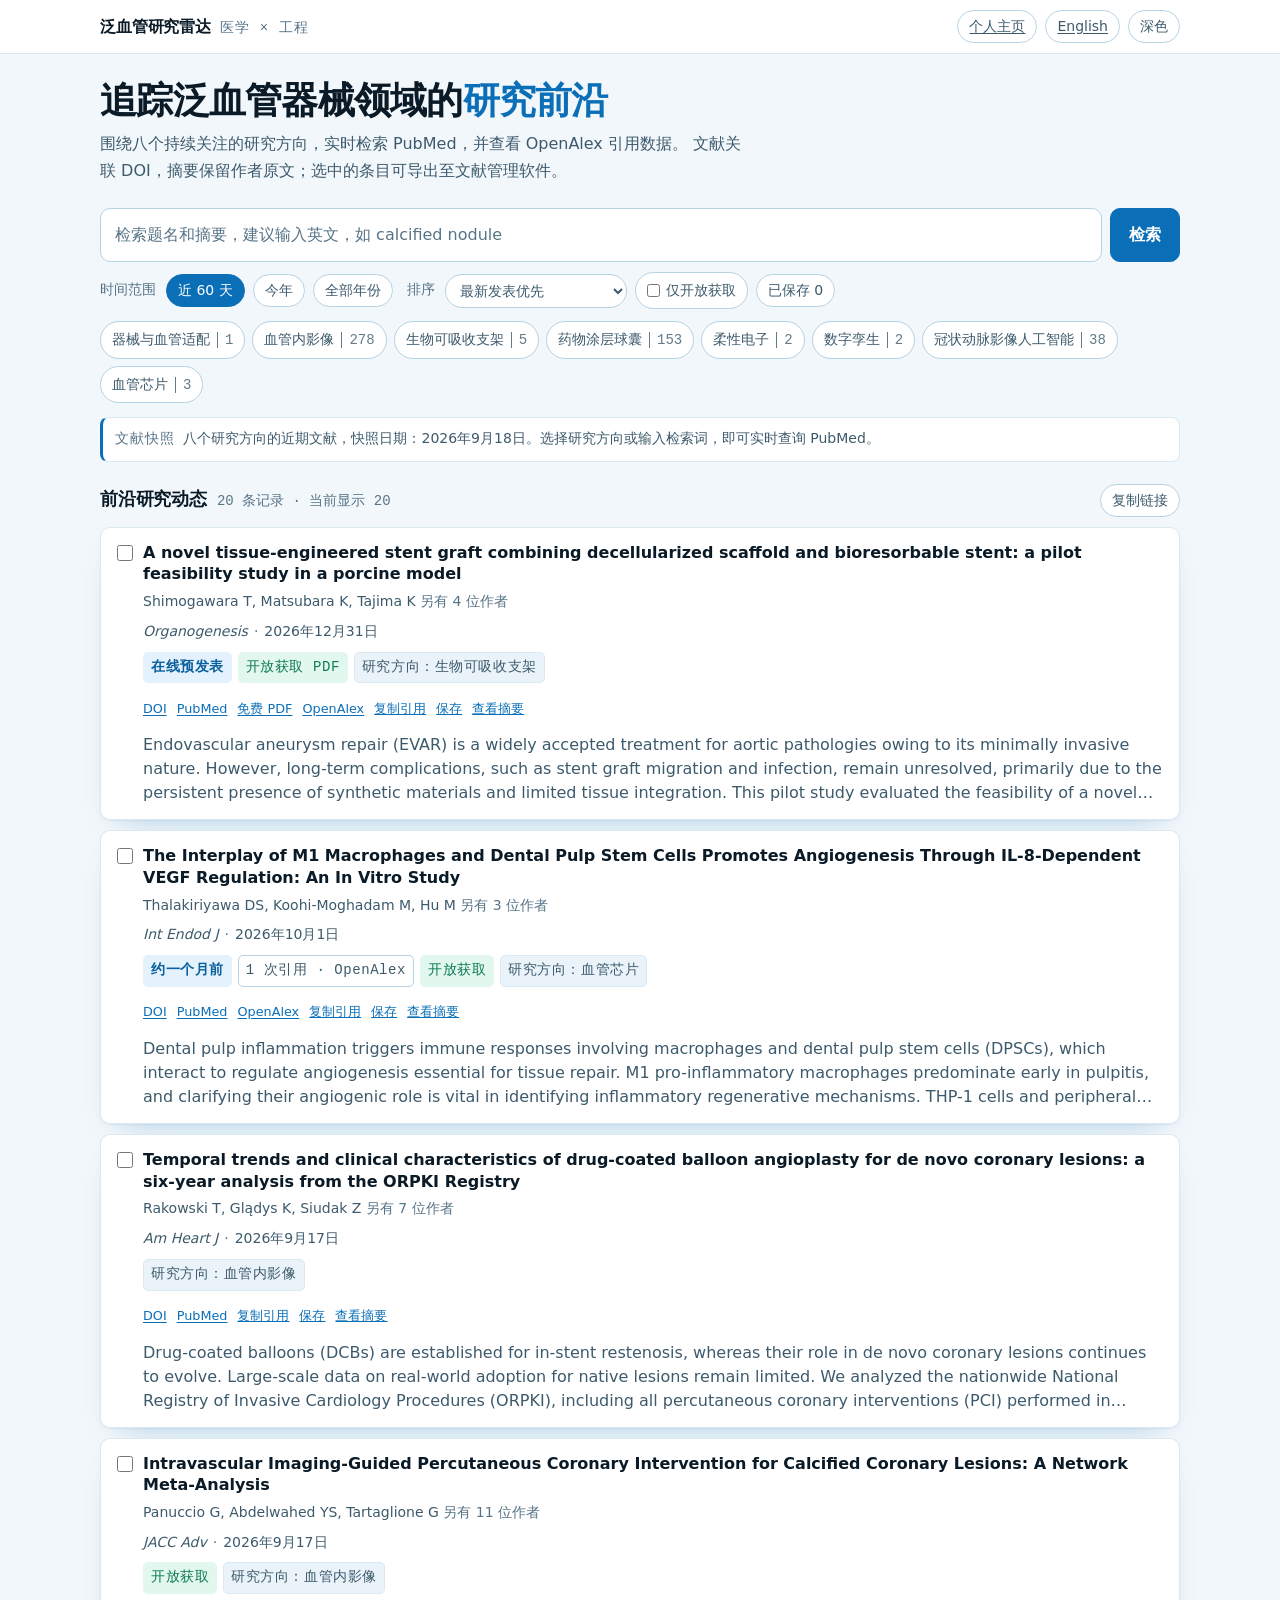
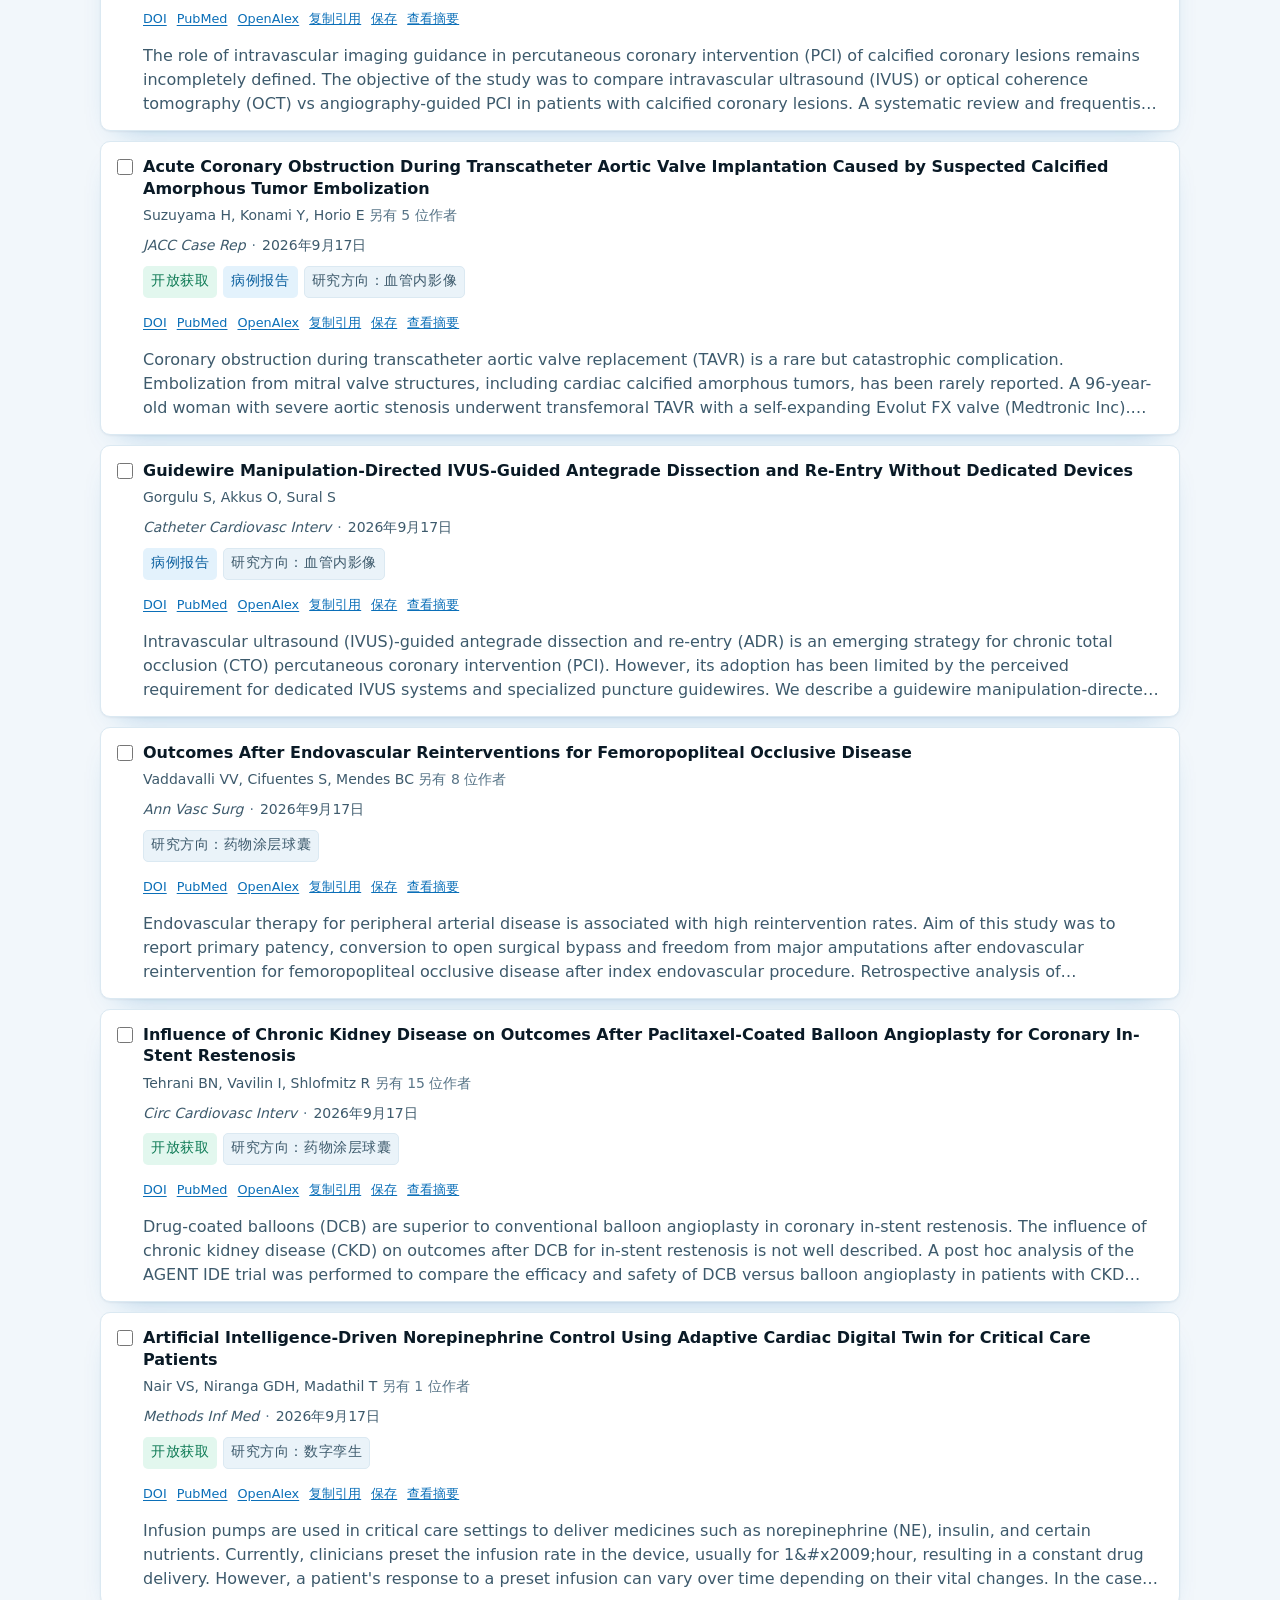
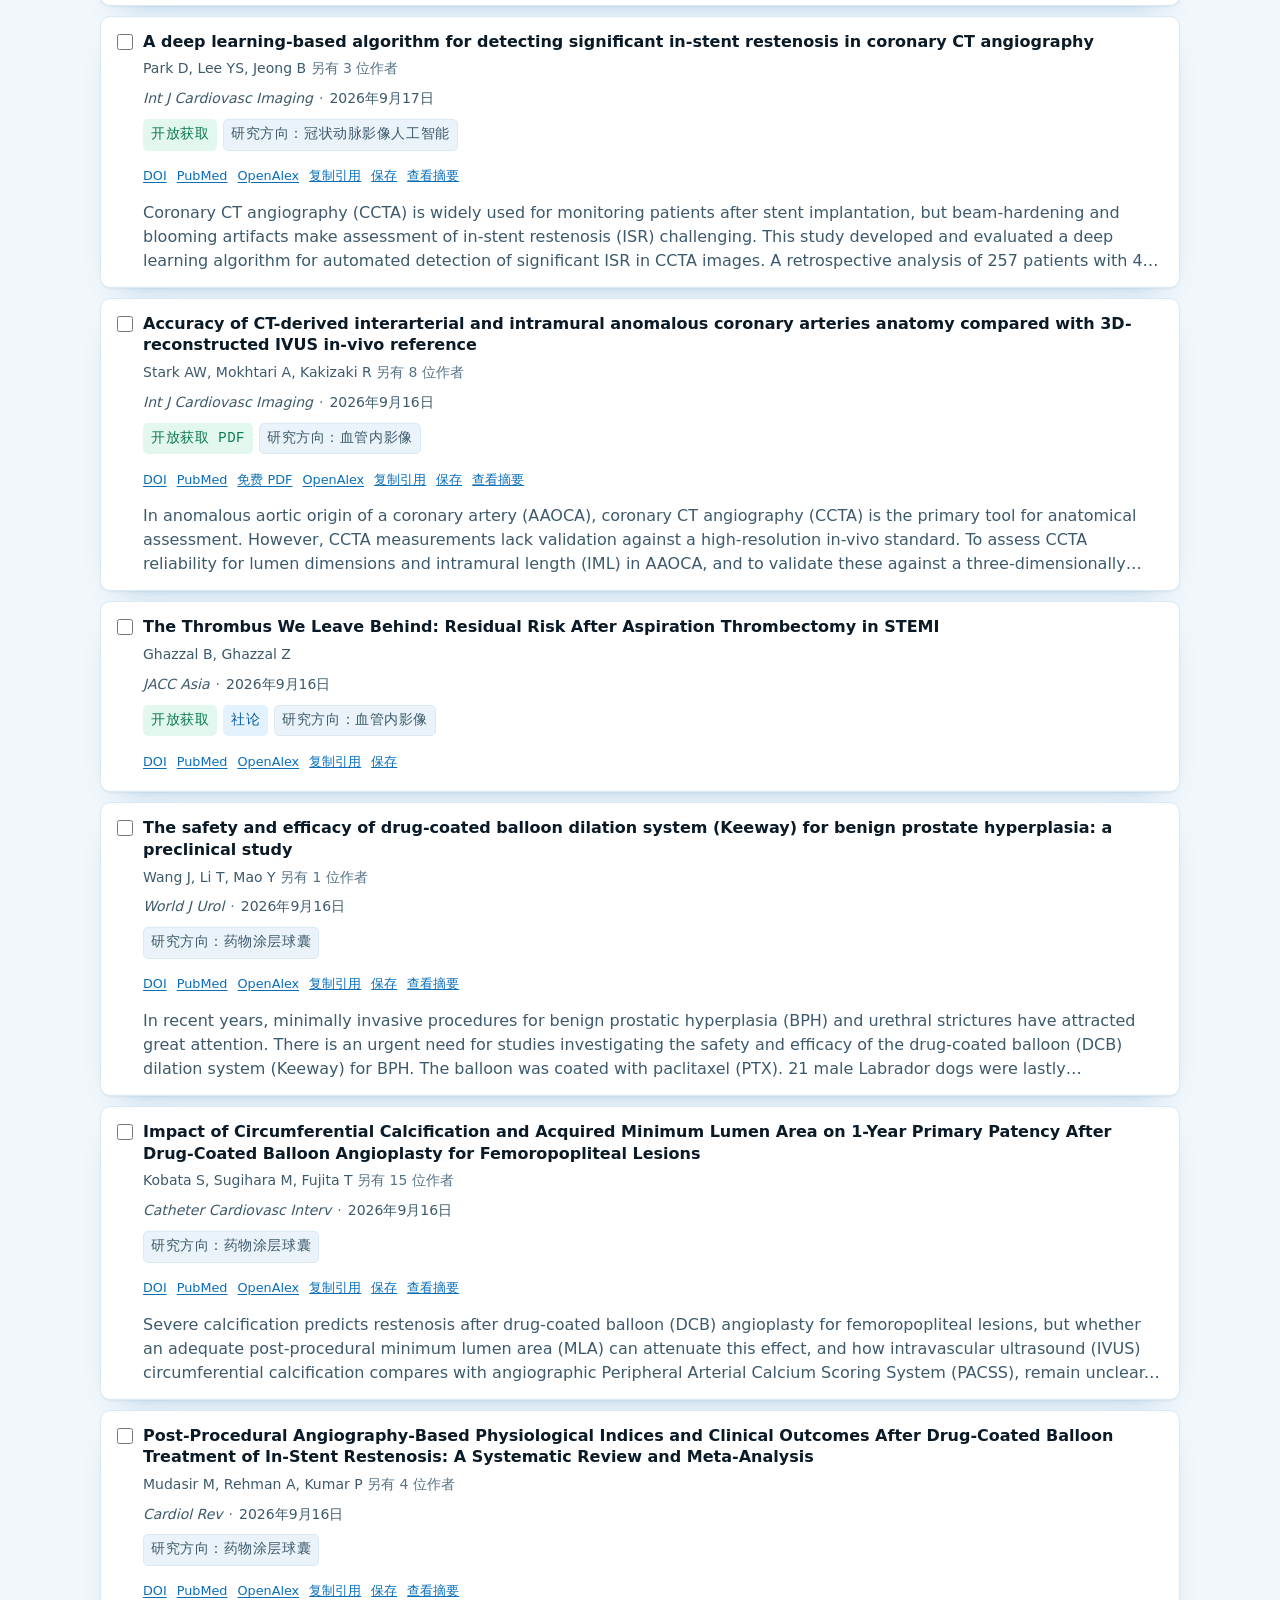
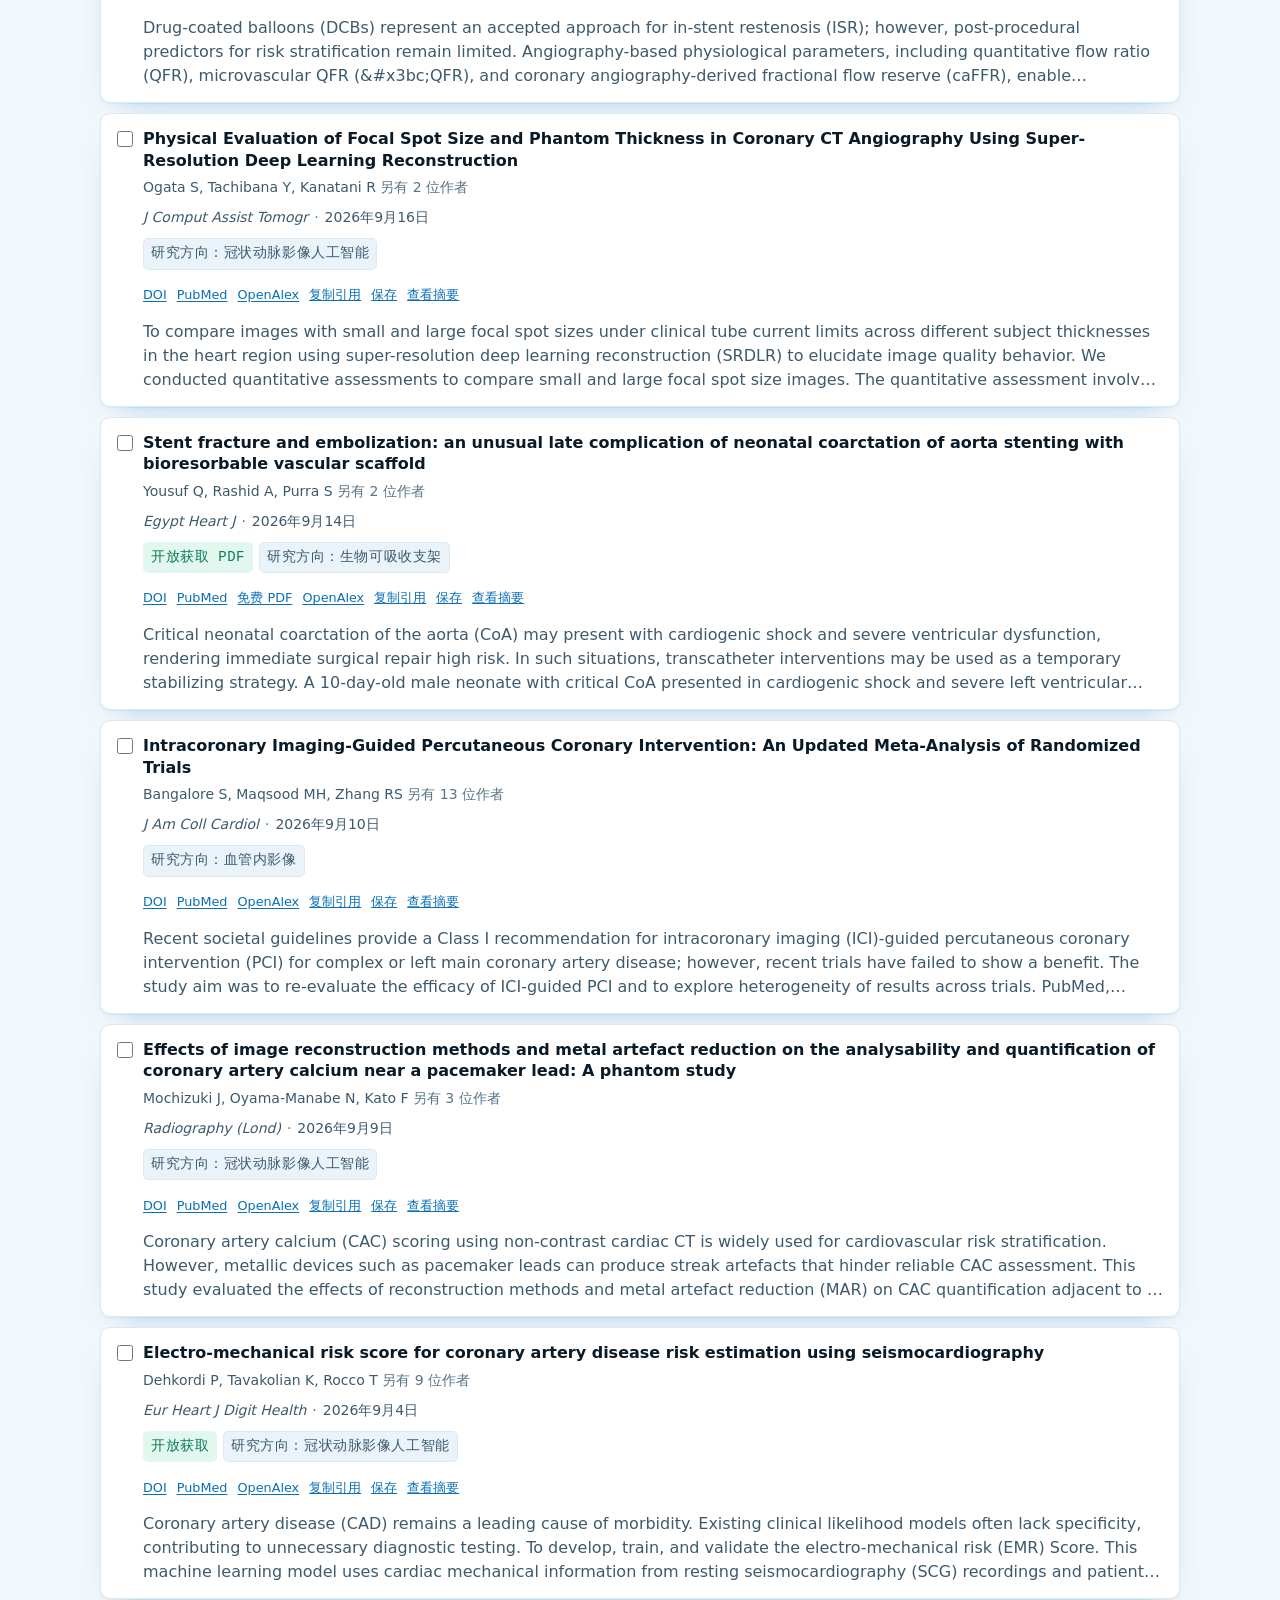
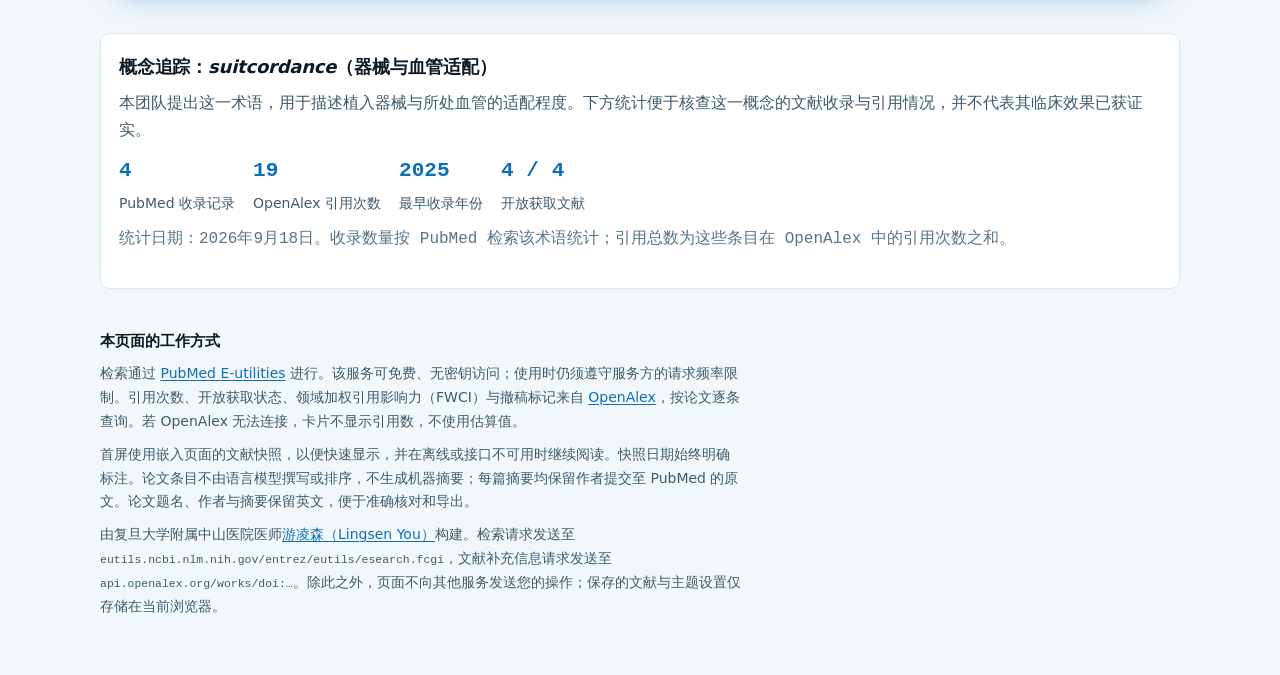
<file: zh/panvascular/index.html>
<!DOCTYPE html>

<html lang="zh-CN">
<head>
<meta charset="utf-8"/>
<meta content="width=device-width, initial-scale=1" name="viewport"/>
<title>泛血管研究雷达 | 医工交叉前沿文献</title>
<meta content="泛血管介入研究文献雷达，追踪血管内影像、生物可吸收支架、药物涂层球囊、柔性电子、数字孪生和冠状动脉影像人工智能等方向。实时检索 PubMed，引用数据来自 OpenAlex，文献可通过 DOI 访问并导出。" name="description"/>
<meta content="index, follow" name="robots"/>
<link href="https://lingsenyou.com/zh/panvascular/" rel="canonical"/>



<meta content="website" property="og:type"/>
<meta content="泛血管研究雷达 | 医工交叉前沿文献" property="og:title"/>
<meta content="追踪血管内影像、生物可吸收支架、药物涂层球囊、柔性电子、数字孪生和冠状动脉影像人工智能等研究。保留论文原文摘要，支持 DOI 访问与文献导出。" property="og:description"/>
<meta content="https://lingsenyou.com/zh/panvascular/" property="og:url"/>
<meta content="https://lingsenyou.com/panvascular/og.jpg" property="og:image"/>
<meta content="1200" property="og:image:width"/>
<meta content="630" property="og:image:height"/>
<meta content="由文献标记与雷达环组成的抽象血管网络" property="og:image:alt"/>
<meta content="summary_large_image" name="twitter:card"/>
<meta content="#f2f7fb" name="theme-color"/>
<link href="data:image/svg+xml,%3Csvg xmlns='http://www.w3.org/2000/svg' viewBox='0 0 100 100'%3E%3Ctext y='.9em' font-size='88'%3E%F0%9F%93%A1%3C/text%3E%3C/svg%3E" rel="icon"/>
<link href="https://eutils.ncbi.nlm.nih.gov" rel="preconnect"/>
<link href="https://api.openalex.org" rel="preconnect"/>
<script>
  /* Theme is read before first paint so a returning visitor never sees the wrong one. */
  try {
    var savedTheme = localStorage.getItem("pv:theme");
    if (savedTheme === "dark" || savedTheme === "light") {
      document.documentElement.setAttribute("data-theme", savedTheme);
    }
  } catch (e) {}
</script>
<script type="application/ld+json">
{
  "@context": "https://schema.org",
  "@type": "WebApplication",
  "name": "泛血管研究雷达",
  "url": "https://lingsenyou.com/zh/panvascular/",
  "applicationCategory": "EducationalApplication",
  "operatingSystem": "Web",
  "description": "泛血管介入研究文献雷达，实时检索 PubMed，引用数据来自 OpenAlex，保留论文英文原题与摘要，支持 DOI 访问和文献导出。",
  "author": {
    "@id": "https://lingsenyou.com/#person"
  },
  "isPartOf": {
    "@id": "https://lingsenyou.com/#website"
  },
  "publisher": {
    "@id": "https://lingsenyou.com/#person"
  },
  "potentialAction": {
    "@type": "SearchAction",
    "target": {
      "@type": "EntryPoint",
      "urlTemplate": "https://lingsenyou.com/zh/panvascular/?q={search_term_string}"
    },
    "query-input": "required name=search_term_string"
  },
  "alternateName": "Panvascular Radar",
  "inLanguage": "zh-CN"
}
</script>
<script type="application/ld+json">
{
  "@context": "https://schema.org",
  "@type": "Person",
  "@id": "https://lingsenyou.com/#person",
  "name": "游凌森",
  "alternateName": [
    "Lingsen You",
    "Lingsen Lucas You"
  ],
  "jobTitle": [
    "医师",
    "介入心脏病学医师"
  ],
  "worksFor": {
    "@type": "MedicalOrganization",
    "name": "复旦大学附属中山医院",
    "alternateName": "Zhongshan Hospital, Fudan University"
  },
  "url": "https://lingsenyou.com/zh/",
  "mainEntityOfPage": "https://lingsenyou.com/zh/",
  "identifier": [
    {
      "@type": "PropertyValue",
      "propertyID": "ORCID",
      "value": "0000-0003-0794-5907"
    }
  ],
  "sameAs": [
    "https://orcid.org/0000-0003-0794-5907",
    "https://www.wikidata.org/wiki/Q91670793"
  ]
}
</script>
<style>
  *,*::before,*::after{box-sizing:border-box}
  /* Daylight is the default, so arriving from the CV site feels continuous. The system
     dark preference is deliberately not followed; the header control switches manually. */
  :root{
    --ground:#f2f7fb;
    --surface:#ffffff;
    --surface-2:#eaf3f9;
    --ink:#0a1a26;
    --ink-soft:#3d5a6c;
    --ink-faint:#577487;
    --line:#dbe9f2;
    --line-strong:#b7d2e2;
    --blue:#0b6fb8;
    --blue-bright:#0a5f9e;
    --blue-wash:#e3f2fc;
    --cyan:#0a6b7d;
    --amber:#8a5000;
    --amber-wash:#fef2df;
    --green:#0e7a55;
    --green-wash:#e2f7ee;
    --red:#b3261e;
    --red-wash:#fdecea;
    --glow:0 1px 2px rgba(10,26,38,.05), 0 14px 30px -20px rgba(11,111,184,.42);
    --radius:10px;
    --mono:ui-monospace,"SF Mono","Cascadia Code","Segoe UI Mono",Consolas,monospace;
    --sans:system-ui,-apple-system,"Segoe UI",Roboto,"Helvetica Neue",Arial,sans-serif;
  }
  :root[data-theme="dark"]{
    --ground:#06121b;
    --surface:#0c1e2a;
    --surface-2:#122939;
    --ink:#e8f4fa;
    --ink-soft:#a8c6d6;
    --ink-faint:#8fb0c2;
    --line:#1b3a4d;
    --line-strong:#27526b;
    --blue:#5cc0f5;
    --blue-bright:#8ad4ff;
    --blue-wash:#10314a;
    --cyan:#5fd9e8;
    --amber:#ffc46b;
    --amber-wash:#3a2a10;
    --green:#5fd6a6;
    --green-wash:#0f3a2c;
    --red:#ff9b92;
    --red-wash:#3d1b18;
    --glow:0 1px 2px rgba(0,0,0,.4), 0 18px 34px -24px rgba(0,0,0,.8);
  }
  html{-webkit-text-size-adjust:100%}
  body{
    margin:0;background:var(--ground);color:var(--ink);font-family:var(--sans);
    font-size:16px;line-height:1.55;
  }
  a{color:var(--blue);text-underline-offset:2px}
  a:hover{color:var(--blue-bright)}
  :focus-visible{outline:2px solid var(--blue);outline-offset:2px;border-radius:4px}
  .wrap{width:min(1080px,calc(100% - 32px));margin-inline:auto}
  .sr-only{position:absolute;width:1px;height:1px;padding:0;margin:-1px;overflow:hidden;clip:rect(0 0 0 0);white-space:nowrap;border:0}

  header{border-bottom:1px solid var(--line);background:var(--surface);position:sticky;top:0;z-index:20}
  .hrow{display:flex;align-items:center;gap:12px;justify-content:space-between;padding:10px 0}
  .brand{display:flex;align-items:baseline;gap:9px;min-width:0}
  .brand b{font-size:1rem;letter-spacing:-.01em}
  .brand small{font-family:var(--mono);font-size:.64rem;color:var(--ink-faint);letter-spacing:.08em;text-transform:uppercase}
  .hlinks{display:flex;align-items:center;gap:8px;flex:none}
  .chip{
    font:inherit;font-size:.8rem;line-height:1.2;padding:7px 11px;border-radius:999px;
    border:1px solid var(--line-strong);background:var(--surface);color:var(--ink-soft);
    cursor:pointer;white-space:nowrap;
  }
  .chip:hover{border-color:var(--blue);color:var(--blue)}
  .chip[aria-pressed="true"],.chip.on{background:var(--blue);border-color:var(--blue);color:#fff}
  :root[data-theme="dark"] .chip[aria-pressed="true"],:root[data-theme="dark"] .chip.on{color:#04121c}

  .intro{padding:26px 0 8px}
  h1{margin:0 0 8px;font-size:clamp(1.45rem,3.6vw,2.3rem);line-height:1.15;letter-spacing:-.02em}
  h1 .hl{color:var(--blue)}
  .lede{margin:0;color:var(--ink-soft);font-size:.98rem;max-width:64ch}
  .lede .long{display:inline}

  .searchbox{margin:16px 0 6px}
  .srow{display:flex;gap:8px}
  #q{
    flex:1;min-width:0;font:inherit;padding:12px 14px;border-radius:var(--radius);
    border:1px solid var(--line-strong);background:var(--surface);color:var(--ink);
  }
  #q::placeholder{color:var(--ink-faint)}
  .btn{
    font:inherit;font-weight:650;padding:12px 18px;border-radius:var(--radius);border:1px solid var(--blue);
    background:var(--blue);color:#fff;cursor:pointer;white-space:nowrap;
  }
  :root[data-theme="dark"] .btn{color:#04121c}
  .btn:hover{background:var(--blue-bright);border-color:var(--blue-bright)}
  .btn.ghost{background:var(--surface);color:var(--blue)}
  .controls{display:flex;flex-wrap:wrap;gap:8px;align-items:center;margin-top:10px}
  .ctl-label{font-family:var(--mono);font-size:.63rem;letter-spacing:.1em;text-transform:uppercase;color:var(--ink-faint);margin-right:2px}
  select{
    font:inherit;font-size:.86rem;padding:7px 10px;border-radius:999px;border:1px solid var(--line-strong);
    background:var(--surface);color:var(--ink-soft);
  }
  .toggle{display:inline-flex;align-items:center;gap:6px;font-size:.86rem;color:var(--ink-soft);
    border:1px solid var(--line-strong);border-radius:999px;padding:6px 11px;background:var(--surface);cursor:pointer}
  .toggle input{margin:0}
  .phrase{display:none;align-items:center;gap:7px;margin-top:9px;font-size:.8rem;color:var(--ink-soft)}
  .phrase.show{display:inline-flex}
  .phrase code{font-family:var(--mono);font-size:.78rem;background:var(--surface-2);padding:2px 6px;border-radius:5px}
  .phrase button{border:0;background:none;color:var(--ink-faint);cursor:pointer;font:inherit;padding:0 2px}

  .lenses{display:flex;flex-wrap:wrap;gap:7px;margin-top:12px}
  .lens{font-size:.79rem;padding:6px 11px}
  .lens .n{font-family:var(--mono);font-size:.7rem;opacity:.8;margin-left:7px;padding-left:7px;border-left:1px solid currentColor}

  .status{
    margin:14px 0 0;padding:9px 12px;border:1px solid var(--line);border-left:3px solid var(--blue);
    border-radius:8px;background:var(--surface);color:var(--ink-soft);font-size:.82rem;
    display:flex;gap:8px;align-items:baseline;flex-wrap:wrap;
  }
  .status.warn{border-left-color:var(--amber);background:var(--amber-wash);color:var(--ink)}
  .status.err{border-left-color:var(--red);background:var(--red-wash);color:var(--ink)}
  .status .src{font-family:var(--mono);font-size:.7rem;text-transform:uppercase;letter-spacing:.08em;color:var(--ink-faint)}
  .status button{font:inherit;font-size:.8rem;background:none;border:0;color:var(--blue);cursor:pointer;padding:0;text-decoration:underline}

  .resbar{display:flex;align-items:baseline;gap:10px;flex-wrap:wrap;margin:22px 0 10px}
  h2{margin:0;font-size:1.12rem;letter-spacing:-.01em}
  .count{font-family:var(--mono);font-size:.74rem;color:var(--ink-faint)}
  .spacer{flex:1}

  .list{display:flex;flex-direction:column;gap:10px}
  .card{
    border:1px solid var(--line);border-radius:var(--radius);background:var(--surface);
    padding:14px 16px;box-shadow:var(--glow);
  }
  .card.sel{border-color:var(--blue)}
  .chead{display:flex;gap:10px;align-items:flex-start}
  .pick{margin:3px 0 0;flex:none;width:16px;height:16px;accent-color:var(--blue)}
  .t-wrap{margin:0;font-size:1rem;font-weight:660;line-height:1.35}
  .t{color:var(--ink);text-decoration:none}
  .t:hover{color:var(--blue);text-decoration:underline}
  .au{margin:5px 0 0;font-size:.85rem;color:var(--ink-soft)}
  .meta{margin:6px 0 0;font-size:.82rem;color:var(--ink-soft);display:flex;flex-wrap:wrap;gap:6px;align-items:center}
  .meta .v{font-style:italic}
  .dot{color:var(--ink-faint)}
  .tags{display:flex;flex-wrap:wrap;gap:6px;margin-top:8px}
  .tag{
    font-family:var(--mono);font-size:.66rem;letter-spacing:.04em;padding:3px 7px;border-radius:5px;
    background:var(--surface-2);color:var(--ink-soft);border:1px solid var(--line);
  }
  .tag.new{background:var(--blue-wash);color:var(--blue-bright);border-color:transparent;font-weight:700}
  .tag.oa{background:var(--green-wash);color:var(--green);border-color:transparent}
  .tag.cite{background:transparent;border-color:var(--line-strong)}
  .tag.top{background:var(--amber-wash);color:var(--amber);border-color:transparent}
  .tag.warn{background:var(--red-wash);color:var(--red);border-color:transparent;font-weight:700}
  .tag.design{background:var(--blue-wash);color:var(--blue-bright);border-color:transparent}
  .links{display:flex;flex-wrap:wrap;gap:10px;margin-top:9px;font-size:.8rem}
  .links a,.links button{font:inherit;font-size:.8rem;background:none;border:0;padding:0;color:var(--blue);cursor:pointer;text-decoration:underline}
  .ab{
    margin:9px 0 0;font-size:.87rem;color:var(--ink-soft);line-height:1.5;
    display:-webkit-box;-webkit-line-clamp:3;-webkit-box-orient:vertical;overflow:hidden;
  }
  .ab.open{display:block;-webkit-line-clamp:none}
  .ab.none{display:none}

  .loadmore{display:block;margin:16px auto 0}
  .empty{padding:22px;border:1px dashed var(--line-strong);border-radius:var(--radius);color:var(--ink-soft);background:var(--surface)}
  .skeleton{height:96px;border-radius:var(--radius);background:linear-gradient(90deg,var(--surface),var(--surface-2),var(--surface));
    background-size:200% 100%;animation:sk 1.3s ease-in-out infinite}
  @keyframes sk{0%{background-position:200% 0}100%{background-position:-200% 0}}

  .exportbar{
    position:sticky;bottom:0;z-index:15;margin-top:14px;display:none;gap:10px;flex-wrap:wrap;align-items:center;
    padding:10px 14px;border:1px solid var(--line-strong);border-radius:var(--radius);background:var(--surface);
    box-shadow:0 -6px 24px -18px rgba(10,26,38,.5);
  }
  .exportbar.show{display:flex}
  .exportbar b{font-size:.86rem}

  section.panel{margin:34px 0 0;padding:18px;border:1px solid var(--line);border-radius:var(--radius);background:var(--surface)}
  .tstats{display:flex;flex-wrap:wrap;gap:18px;margin-top:10px}
  .tstat b{display:block;font-family:var(--mono);font-size:1.32rem;color:var(--blue)}
  .tstat span{font-size:.78rem;color:var(--ink-soft)}
  .asof{font-family:var(--mono);font-size:.68rem;color:var(--ink-faint);margin-top:10px}

  footer{margin:40px 0 60px;color:var(--ink-soft);font-size:.83rem}
  footer h3{margin:0 0 8px;font-size:.95rem;color:var(--ink)}
  footer p{margin:0 0 9px;max-width:72ch}
  code{font-family:var(--mono);font-size:.82em}

  @media (max-width:720px){
    .brand small{display:none}
    .intro{padding:14px 0 4px}
    h1{font-size:1.35rem}
    .lede{font-size:.92rem}
    .lede .long{display:none}
    .searchbox{margin-top:12px}
    .btn{padding:12px 14px}
    section.panel{padding:14px}
    .tstats{gap:12px}
  }
  @media (prefers-reduced-motion:reduce){
    *{animation-duration:.001ms !important;transition-duration:.001ms !important;scroll-behavior:auto !important}
  }
</style>
<link href="https://lingsenyou.com/zh/panvascular/" hreflang="zh-Hans" rel="alternate"/><link href="https://lingsenyou.com/panvascular/" hreflang="en" rel="alternate"/><link href="https://lingsenyou.com/panvascular/" hreflang="x-default" rel="alternate"/><meta content="zh_CN" property="og:locale"/><style id="zh-readability">
  :root{--sans:system-ui,-apple-system,"PingFang SC","Microsoft YaHei","Noto Sans CJK SC","Segoe UI",sans-serif}
  body{font-size:16px;line-height:1.7}
  .brand small,.chip,.ctl-label,.toggle,.phrase,.lens,.lens .n,.status,.status .src,.count,.au,.meta,.tag,.links,.exportbar b,.tstat span,.asof,footer{font-size:.875rem}
  .lede,.ab,section.panel>p{font-size:1rem!important}
  .ctl-label{letter-spacing:0;text-transform:none}
  .hlinks{flex-wrap:wrap;justify-content:flex-end}
  .brand b{white-space:nowrap}
  .lens{line-height:1.6}
  .tstat span{line-height:1.5}
  .links button,.links a{min-height:32px;display:inline-flex;align-items:center}
  @media(max-width:520px){.brand b{font-size:1rem}.hlinks{gap:6px}.hlinks .chip{padding:6px 9px}.tstats{grid-template-columns:repeat(2,minmax(0,1fr))}.srow{flex-wrap:wrap}.srow input{min-width:0;flex:1 1 200px}.lede .long{display:inline}.exportbar{flex-wrap:wrap}}
</style></head>
<body>
<header>
<div class="wrap hrow">
<div class="brand">
<b>泛血管研究雷达</b>
<small>医学 × 工程</small>
</div>
<div class="hlinks">
<a class="chip" href="/zh/">个人主页</a>
<a class="chip" href="/panvascular/" hreflang="en" lang="en">English</a>

<button aria-pressed="false" class="chip" id="themeBtn" type="button">深色</button>
</div>
</div>
</header>
<main class="wrap" id="main">
<div class="intro">
<h1>追踪泛血管器械领域的<span class="hl">研究前沿</span></h1>
<p class="lede">围绕八个持续关注的研究方向，实时检索 PubMed，并查看 OpenAlex 引用数据。
      <span class="long">文献关联 DOI，摘要保留作者原文；选中的条目可导出至文献管理软件。</span></p>
</div>
<section aria-label="文献检索" class="searchbox">
<form action="" class="srow" id="searchForm" method="get" role="search">
<label class="sr-only" for="q">检索论文题名和摘要</label>
<input autocomplete="off" id="q" maxlength="300" name="q" placeholder="检索题名和摘要，建议输入英文，如 calcified nodule" type="search"/>
<button class="btn" id="goBtn" type="submit">检索</button>
</form>
<p class="phrase" id="phraseNote">
<span>正在精确检索短语：<code id="phraseText"></code></span>
<button id="phraseOff" title="分别检索短语中的各个词" type="button">改为分词检索</button>
</p>
<div class="controls">
<span class="ctl-label">时间范围</span>
<button aria-pressed="true" class="chip scope" data-scope="60" type="button">近 60 天</button>
<button aria-pressed="false" class="chip scope" data-scope="year" type="button">今年</button>
<button aria-pressed="false" class="chip scope" data-scope="all" type="button">全部年份</button>
<span class="ctl-label" style="margin-left:6px">排序</span>
<label class="sr-only" for="sort">结果排序</label>
<select id="sort">
<option value="date">最新发表优先</option>
<option value="relevance">相关性优先</option>
<option value="cited">引用数优先（已加载）</option>
</select>
<label class="toggle" for="oaOnly"><input id="oaOnly" type="checkbox"/> 仅开放获取</label>
<button aria-pressed="false" class="chip" id="savedBtn" type="button">已保存 <span class="n" id="savedN">0</span></button>
</div>
<div aria-label="持续关注的研究方向" class="lenses" id="lenses" role="group"></div>
</section>
<p aria-live="polite" class="status" id="status"><span class="src" id="statusSrc">文献快照</span> <span id="statusText">正在加载…</span></p>
<div class="resbar">
<h2 id="resultsTitle">前沿研究动态</h2>
<span class="count" id="resultsCount"></span>
<span class="spacer"></span>
<button class="chip" id="shareSearch" type="button">复制链接</button>
</div>
<div aria-busy="false" aria-label="检索结果" class="list" id="list" role="region"></div>
<p aria-live="polite" class="sr-only" id="announcer" role="status"></p>
<button class="btn ghost loadmore" id="loadMore" style="display:none" type="button">再加载 25 条</button>
<div class="exportbar" id="exportbar">
<b><span id="selN">0</span> 条已选</b>
<button class="chip" data-export="ris" type="button">RIS</button>
<button class="chip" data-export="bib" type="button">BibTeX</button>
<button class="chip" data-export="csv" type="button">CSV</button>
<button class="chip" data-export="cite" type="button">复制引用</button>
<button class="chip" data-export="save" type="button">保存至列表</button>
<button class="chip" data-export="clear" type="button">清空选择</button>
</div>
<section class="panel" id="tracker">
<h2>概念追踪：<em>suitcordance</em>（器械与血管适配）</h2>
<p style="margin:6px 0 0;color:var(--ink-soft);font-size:.9rem">
      本团队提出这一术语，用于描述植入器械与所处血管的适配程度。下方统计便于核查这一概念的文献收录与引用情况，并不代表其临床效果已获证实。
    </p>
<div class="tstats" id="tstats"></div>
<p class="asof" id="trackerAsOf"></p>
</section>
<footer class="wrap" style="width:auto">
<h3>本页面的工作方式</h3>
<p>检索通过 <a href="https://www.ncbi.nlm.nih.gov/home/develop/api/" rel="noopener" target="_blank">PubMed E-utilities</a> 进行。该服务可免费、无密钥访问；使用时仍须遵守服务方的请求频率限制。引用次数、开放获取状态、领域加权引用影响力（FWCI）与撤稿标记来自 <a href="https://openalex.org" rel="noopener" target="_blank">OpenAlex</a>，按论文逐条查询。若 OpenAlex 无法连接，卡片不显示引用数，不使用估算值。</p>
<p>首屏使用嵌入页面的文献快照，以便快速显示，并在离线或接口不可用时继续阅读。快照日期始终明确标注。论文条目不由语言模型撰写或排序，不生成机器摘要；每篇摘要均保留作者提交至 PubMed 的原文。论文题名、作者与摘要保留英文，便于准确核对和导出。</p>
<p>由复旦大学附属中山医院医师<a href="/zh/">游凌森（Lingsen You）</a>构建。检索请求发送至 <code>eutils.ncbi.nlm.nih.gov/entrez/eutils/esearch.fcgi</code>，文献补充信息请求发送至 <code>api.openalex.org/works/doi:…</code>。除此之外，页面不向其他服务发送您的操作；保存的文献与主题设置仅存储在当前浏览器。</p>
</footer>
</main>
<noscript>
<div class="wrap" style="padding:20px 0">
<p style="padding:14px;border:1px solid #b7d2e2;border-radius:10px;background:#fff">
      实时检索 PubMed 需要启用 JavaScript。未启用时，您仍可通过以下八个研究方向，直接打开 PubMed 中的对应检索：
    </p>
<ul>
<li><a href="https://pubmed.ncbi.nlm.nih.gov/?term=suitcordance&amp;sort=date">器械与血管适配（Suitcordance）</a></li>
<li><a href="https://pubmed.ncbi.nlm.nih.gov/?term=%22intravascular+imaging%22+OR+%22intravascular+ultrasound%22+OR+%22intracoronary+imaging%22&amp;sort=date">血管内影像</a></li>
<li><a href="https://pubmed.ncbi.nlm.nih.gov/?term=%22bioresorbable+vascular+scaffold%22+OR+%22bioresorbable+stent%22&amp;sort=date">生物可吸收支架</a></li>
<li><a href="https://pubmed.ncbi.nlm.nih.gov/?term=%22drug-coated+balloon%22+OR+%22drug-eluting+balloon%22&amp;sort=date">药物涂层球囊</a></li>
<li><a href="https://pubmed.ncbi.nlm.nih.gov/?term=%22flexible+electronics%22+AND+cardiovascular&amp;sort=date">柔性电子</a></li>
<li><a href="https://pubmed.ncbi.nlm.nih.gov/?term=%22cardiac+digital+twin%22+OR+%22cardiovascular+digital+twin%22&amp;sort=date">数字孪生</a></li>
<li><a href="https://pubmed.ncbi.nlm.nih.gov/?term=%22deep+learning%22+AND+%22coronary+angiography%22&amp;sort=date">冠状动脉影像人工智能</a></li>
<li><a href="https://pubmed.ncbi.nlm.nih.gov/?term=%22vessel-on-a-chip%22+OR+%22vasculature-on-a-chip%22&amp;sort=date">血管芯片</a></li>
</ul>
</div>
</noscript>
<script type="application/json" id="snapshot">{"generated":"2026-09-18","since":"2026-07-20","days":60,"counts":{"suitcordance":{"label":"Suitcordance","total":4,"recent":1},"ivi":{"label":"Intravascular imaging","total":12421,"recent":278},"brs":{"label":"Bioresorbable scaffolds","total":939,"recent":5},"dcb":{"label":"Drug-coated balloons","total":3057,"recent":153},"flex":{"label":"Flexible electronics","total":73,"recent":2},"dt":{"label":"Digital twins","total":27,"recent":2},"ai":{"label":"AI in coronary imaging","total":687,"recent":38},"chip":{"label":"Vessel-on-a-chip","total":112,"recent":3}},"tracker":{"count":4,"cites":19,"first":2025,"oa":4,"of":4},"feed":[{"id":"W7117672782","doi":"10.1080/15476278.2025.2610591","pmid":"41474393","t":"A novel tissue-engineered stent graft combining decellularized scaffold and bioresorbable stent: a pilot feasibility study in a porcine model","v":"Organogenesis","d":"2026-12-31","au":["Shimogawara T","Matsubara K","Tajima K","7"],"ab":"Endovascular aneurysm repair (EVAR) is a widely accepted treatment for aortic pathologies owing to its minimally invasive nature. However, long-term complications, such as stent graft migration and infection, remain unresolved, primarily due to the persistent presence of synthetic materials and limited tissue integration. This pilot study evaluated the feasibility of a novel tissue-engineered stent graft (TESG) combining a bioresorbable poly-L-lactic acid (PLLA) stent with decellularized porcine veins. The veins were processed using a sodium dodecyl sulfate and the Triton X-100 decellularization protocol. Histological and ultrastructural analyses confirmed effective cell removal while preser","c":0,"oa":true,"pdf":"https://www.tandfonline.com/doi/pdf/10.1080/15476278.2025.2610591?needAccess=true","fwci":0.0,"top10":false,"r":false,"ty":"article","pt":[],"lens":"brs"},{"id":"W7165784971","doi":"10.1111/iej.70198","pmid":"42339579","t":"The Interplay of M1 Macrophages and Dental Pulp Stem Cells Promotes Angiogenesis Through IL-8-Dependent VEGF Regulation: An In Vitro Study","v":"Int Endod J","d":"2026-10-01","au":["Thalakiriyawa DS","Koohi-Moghadam M","Hu M","6"],"ab":"Dental pulp inflammation triggers immune responses involving macrophages and dental pulp stem cells (DPSCs), which interact to regulate angiogenesis essential for tissue repair. M1 pro-inflammatory macrophages predominate early in pulpitis, and clarifying their angiogenic role is vital in identifying inflammatory regenerative mechanisms. THP-1 cells and peripheral blood monocyte (PBM)-derived macrophages were polarized to M1 or M2 phenotypes, characterized by qRT-PCR, ELISA, and angiogenesis arrays. A vasculature-on-a-chip comprising DPSCs, human umbilical vein endothelial cells (HUVECs) and THP-1-derived macrophages was imaged, and the vascular segments/sprouts were quantified using ImageJ.","c":1,"oa":true,"pdf":"","fwci":7.5685,"top10":true,"r":false,"ty":"article","pt":[],"lens":"chip"},{"id":"","doi":"10.1016/j.ahj.2026.107609","pmid":"42754134","t":"Temporal trends and clinical characteristics of drug-coated balloon angioplasty for de novo coronary lesions: a six-year analysis from the ORPKI Registry","v":"Am Heart J","d":"2026-09-17","au":["Rakowski T","Glądys K","Siudak Z","10"],"ab":"Drug-coated balloons (DCBs) are established for in-stent restenosis, whereas their role in de novo coronary lesions continues to evolve. Large-scale data on real-world adoption for native lesions remain limited. We analyzed the nationwide National Registry of Invasive Cardiology Procedures (ORPKI), including all percutaneous coronary interventions (PCI) performed in Poland between January 2020 and December 2025. Procedures for in-stent restenosis, chronic total occlusion, and plain balloon angioplasty without drug coating were excluded. The final cohort comprised 504,501 PCI procedures for de novo native coronary lesions, classified as DCB-only, stent-only, or hybrid (DCB plus stent). Tempor","c":null,"oa":false,"pdf":"","fwci":null,"top10":false,"r":false,"ty":"article","pt":[],"lens":"ivi"},{"id":"W7213504712","doi":"10.1016/j.jacadv.2026.103237","pmid":"42753331","t":"Intravascular Imaging-Guided Percutaneous Coronary Intervention for Calcified Coronary Lesions: A Network Meta-Analysis","v":"JACC Adv","d":"2026-09-17","au":["Panuccio G","Abdelwahed YS","Tartaglione G","14"],"ab":"The role of intravascular imaging guidance in percutaneous coronary intervention (PCI) of calcified coronary lesions remains incompletely defined. The objective of the study was to compare intravascular ultrasound (IVUS) or optical coherence tomography (OCT) vs angiography-guided PCI in patients with calcified coronary lesions. A systematic review and frequentist network meta-analysis was conducted. Randomized and observational studies comparing IVUS-, OCT-, and angiography-guided PCI in calcified lesions were included. The primary endpoint was major adverse cardiovascular events (MACE), defined as cardiac death, target vessel myocardial infarction, and target vessel revascularization (TVR).","c":0,"oa":true,"pdf":"","fwci":0.0,"top10":true,"r":false,"ty":"article","pt":[],"lens":"ivi"},{"id":"W7213502806","doi":"10.1016/j.jaccas.2026.110341","pmid":"42752076","t":"Acute Coronary Obstruction During Transcatheter Aortic Valve Implantation Caused by Suspected Calcified Amorphous Tumor Embolization","v":"JACC Case Rep","d":"2026-09-17","au":["Suzuyama H","Konami Y","Horio E","8"],"ab":"Coronary obstruction during transcatheter aortic valve replacement (TAVR) is a rare but catastrophic complication. Embolization from mitral valve structures, including cardiac calcified amorphous tumors, has been rarely reported. A 96-year-old woman with severe aortic stenosis underwent transfemoral TAVR with a self-expanding Evolut FX valve (Medtronic Inc). Intracardiac echocardiography identified a mobile calcified lesion attached to the posterior mitral leaflet that disappeared during valve deployment. Shortly after implantation, cardiogenic shock developed because of acute left main coronary obstruction. Emergent extracorporeal membrane oxygenation and a bailout percutaneous coronary int","c":0,"oa":true,"pdf":"","fwci":0.0,"top10":false,"r":false,"ty":"article","pt":["Case Reports"],"lens":"ivi"},{"id":"W7213456671","doi":"10.1002/ccd.70890","pmid":"42751998","t":"Guidewire Manipulation-Directed IVUS-Guided Antegrade Dissection and Re-Entry Without Dedicated Devices","v":"Catheter Cardiovasc Interv","d":"2026-09-17","au":["Gorgulu S","Akkus O","Sural S"],"ab":"Intravascular ultrasound (IVUS)-guided antegrade dissection and re-entry (ADR) is an emerging strategy for chronic total occlusion (CTO) percutaneous coronary intervention (PCI). However, its adoption has been limited by the perceived requirement for dedicated IVUS systems and specialized puncture guidewires. We describe a guidewire manipulation-directed IVUS-guided ADR technique using widely available equipment. A patient with a complex left anterior descending artery CTO underwent guidewire manipulation-directed IVUS-guided ADR using a conventional long-tip Insight LifeTech IVUS catheter and a handmade 45&#xb0;-shaped 12-g polymer-jacketed guidewire. Following lesion preparation, true-lume","c":0,"oa":false,"pdf":"","fwci":0.0,"top10":true,"r":false,"ty":"article","pt":["Case Reports"],"lens":"ivi"},{"id":"W7213441156","doi":"10.1016/j.avsg.2026.09.006","pmid":"42754218","t":"Outcomes After Endovascular Reinterventions for Femoropopliteal Occlusive Disease","v":"Ann Vasc Surg","d":"2026-09-17","au":["Vaddavalli VV","Cifuentes S","Mendes BC","11"],"ab":"Endovascular therapy for peripheral arterial disease is associated with high reintervention rates. Aim of this study was to report primary patency, conversion to open surgical bypass and freedom from major amputations after endovascular reintervention for femoropopliteal occlusive disease after index endovascular procedure. Retrospective analysis of endovascular procedures at a single institution for femoropopliteal occlusive disease from 2015 to 2022. Subgroup analysis of the endpoints was performed based on drug elution strategy vs no drug elution strategy, and stenting vs stent sparing approach during reintervention. 621 patients underwent index endovascular procedures with a reinterventi","c":0,"oa":false,"pdf":"","fwci":0.0,"top10":true,"r":false,"ty":"article","pt":[],"lens":"dcb"},{"id":"W7213448923","doi":"10.1161/CIRCINTERVENTIONS.126.016978","pmid":"42751771","t":"Influence of Chronic Kidney Disease on Outcomes After Paclitaxel-Coated Balloon Angioplasty for Coronary In-Stent Restenosis","v":"Circ Cardiovasc Interv","d":"2026-09-17","au":["Tehrani BN","Vavilin I","Shlofmitz R","18"],"ab":"Drug-coated balloons (DCB) are superior to conventional balloon angioplasty in coronary in-stent restenosis. The influence of chronic kidney disease (CKD) on outcomes after DCB for in-stent restenosis is not well described. A post hoc analysis of the AGENT IDE trial was performed to compare the efficacy and safety of DCB versus balloon angioplasty in patients with CKD (estimated glomerular filtration rate &lt;60 mL/min per 1.73 m2) and those without renal impairment. The primary outcome was target lesion failure, a composite of ischemia-driven target lesion revascularization (TLR), target vessel myocardial infarction, or cardiac death. The 2 cohorts were compared using time-to-first-event an","c":0,"oa":true,"pdf":"","fwci":0.0,"top10":true,"r":false,"ty":"article","pt":[],"lens":"dcb"},{"id":"W7213529629","doi":"10.1055/a-2927-7553","pmid":"42753805","t":"Artificial Intelligence-Driven Norepinephrine Control Using Adaptive Cardiac Digital Twin for Critical Care Patients","v":"Methods Inf Med","d":"2026-09-17","au":["Nair VS","Niranga GDH","Madathil T","4"],"ab":"Infusion pumps are used in critical care settings to deliver medicines such as norepinephrine (NE), insulin, and certain nutrients. Currently, clinicians preset the infusion rate in the device, usually for 1&#x2009;hour, resulting in a constant drug delivery. However, a patient's response to a preset infusion can vary over time depending on their vital changes. In the case of NE, dosage errors are reported due to delayed infusion and interpatient variability in hemodynamics. To automate the infusion process, fuzzy logic, and proportional integral derivative controllers have been used, but they have fixed algorithms and lack clinical validation. This study proposes a data-driven artificial in","c":0,"oa":true,"pdf":"","fwci":0.0,"top10":false,"r":false,"ty":"article","pt":[],"lens":"dt"},{"id":"W7213460541","doi":"10.1007/s10554-026-03798-3","pmid":"42753113","t":"A deep learning-based algorithm for detecting significant in-stent restenosis in coronary CT angiography","v":"Int J Cardiovasc Imaging","d":"2026-09-17","au":["Park D","Lee YS","Jeong B","6"],"ab":"Coronary CT angiography (CCTA) is widely used for monitoring patients after stent implantation, but beam-hardening and blooming artifacts make assessment of in-stent restenosis (ISR) challenging. This study developed and evaluated a deep learning algorithm for automated detection of significant ISR in CCTA images. A retrospective analysis of 257 patients with 408 stents was conducted, divided into a development set (n&#x2009;=&#x2009;126 patients, 186 stents) and an internal validation set (n&#x2009;=&#x2009;131 patients, 222 stents), with invasive coronary angiography serving as the reference standard. The algorithm's diagnostic performance was compared to two expert radiologists using stan","c":0,"oa":true,"pdf":"","fwci":0.0,"top10":false,"r":false,"ty":"article","pt":[],"lens":"ai"},{"id":"W7213286365","doi":"10.1007/s10554-026-03820-8","pmid":"42747771","t":"Accuracy of CT-derived interarterial and intramural anomalous coronary arteries anatomy compared with 3D-reconstructed IVUS in-vivo reference","v":"Int J Cardiovasc Imaging","d":"2026-09-16","au":["Stark AW","Mokhtari A","Kakizaki R","11"],"ab":"In anomalous aortic origin of a coronary artery (AAOCA), coronary CT angiography (CCTA) is the primary tool for anatomical assessment. However, CCTA measurements lack validation against a high-resolution in-vivo standard. To assess CCTA reliability for lumen dimensions and intramural length (IML) in AAOCA, and to validate these against a three-dimensionally reconstructed intravascular ultrasound (3D-IVUS) reference using three additional IML methodologies. A total of 60 AAOCA patients with an interarterial/intramural course underwent both CCTA and IVUS. A 3D-IVUS was constructed and its geometric reproducibility assessed. CCTA reliability and agreement with 3D-IVUS were evaluated for ostial ","c":0,"oa":true,"pdf":"https://link.springer.com/content/pdf/10.1007/s10554-026-03820-8.pdf","fwci":0.0,"top10":false,"r":false,"ty":"article","pt":[],"lens":"ivi"},{"id":"W7213244932","doi":"10.1016/j.jacasi.2026.08.012","pmid":"42747363","t":"The Thrombus We Leave Behind: Residual Risk After Aspiration Thrombectomy in STEMI","v":"JACC Asia","d":"2026-09-16","au":["Ghazzal B","Ghazzal Z"],"ab":"","c":0,"oa":true,"pdf":"","fwci":0.0,"top10":false,"r":false,"ty":"article","pt":["Editorial"],"lens":"ivi"},{"id":"W7213229805","doi":"10.1007/s00345-026-06781-8","pmid":"42747550","t":"The safety and efficacy of drug-coated balloon dilation system (Keeway) for benign prostate hyperplasia: a preclinical study","v":"World J Urol","d":"2026-09-16","au":["Wang J","Li T","Mao Y","4"],"ab":"In recent years, minimally invasive procedures for benign prostatic hyperplasia (BPH) and urethral strictures have attracted great attention. There is an urgent need for studies investigating the safety and efficacy of the drug-coated balloon (DCB) dilation system (Keeway) for BPH. The balloon was coated with paclitaxel (PTX). 21 male Labrador dogs were lastly randomized into the single-dose group (n&#x2009;=&#x2009;12), double-dose group (n&#x2009;=&#x2009;3), sham procedure group (n&#x2009;=&#x2009;3), and blank control group (n&#x2009;=&#x2009;3). The study period was 90 days. Blood and urine samples were collected before the procedure, and blood, urine, target tissues (prostate and bladd","c":0,"oa":false,"pdf":"","fwci":0.0,"top10":true,"r":false,"ty":"article","pt":[],"lens":"dcb"},{"id":"W7213251529","doi":"10.1002/ccd.70895","pmid":"42745693","t":"Impact of Circumferential Calcification and Acquired Minimum Lumen Area on 1-Year Primary Patency After Drug-Coated Balloon Angioplasty for Femoropopliteal Lesions","v":"Catheter Cardiovasc Interv","d":"2026-09-16","au":["Kobata S","Sugihara M","Fujita T","18"],"ab":"Severe calcification predicts restenosis after drug-coated balloon (DCB) angioplasty for femoropopliteal lesions, but whether an adequate post-procedural minimum lumen area (MLA) can attenuate this effect, and how intravascular ultrasound (IVUS) circumferential calcification compares with angiographic Peripheral Arterial Calcium Scoring System (PACSS), remain unclear. In this exploratory sub-analysis of the multicenter REAL-LEAD registry, we studied 224 femoropopliteal lesions (222 analyzable) treated with a DCB-only strategy under IVUS guidance across 14 Japanese institutions, classified by IVUS calcification angle (&#x2265;&#x2009;180&#xb0; vs. &lt;&#x2009;180&#xb0;) and PACSS grade (3-4 v","c":0,"oa":false,"pdf":"","fwci":0.0,"top10":true,"r":false,"ty":"article","pt":[],"lens":"dcb"},{"id":"W7213317226","doi":"10.1097/CRD.0000000000001466","pmid":"42745307","t":"Post-Procedural Angiography-Based Physiological Indices and Clinical Outcomes After Drug-Coated Balloon Treatment of In-Stent Restenosis: A Systematic Review and Meta-Analysis","v":"Cardiol Rev","d":"2026-09-16","au":["Mudasir M","Rehman A","Kumar P","7"],"ab":"Drug-coated balloons (DCBs) represent an accepted approach for in-stent restenosis (ISR); however, post-procedural predictors for risk stratification remain limited. Angiography-based physiological parameters, including quantitative flow ratio (QFR), microvascular QFR (&#x3bc;QFR), and coronary angiography-derived fractional flow reserve (caFFR), enable noninvasive functional assessment, but their clinical implications after DCB intervention for ISR are not well established. A comprehensive literature search of PubMed, Embase, and the Cochrane Library from inception to May 2026 was conducted to identify studies evaluating post-procedural angiography-based physiological parameters in ISR pati","c":0,"oa":false,"pdf":"","fwci":0.0,"top10":true,"r":false,"ty":"article","pt":[],"lens":"dcb"},{"id":"W7213275718","doi":"10.1097/RCT.0000000000001925","pmid":"42746933","t":"Physical Evaluation of Focal Spot Size and Phantom Thickness in Coronary CT Angiography Using Super-Resolution Deep Learning Reconstruction","v":"J Comput Assist Tomogr","d":"2026-09-16","au":["Ogata S","Tachibana Y","Kanatani R","5"],"ab":"To compare images with small and large focal spot sizes under clinical tube current limits across different subject thicknesses in the heart region using super-resolution deep learning reconstruction (SRDLR) to elucidate image quality behavior. We conducted quantitative assessments to compare small and large focal spot size images. The quantitative assessment involved imaging phantoms with 5 different diameters under coronary computed tomography angiography (CCTA) conditions, followed by SRDLR reconstruction. We calculated the noise power spectrum (NPS) to evaluate the frequency response of image noise in uniform phantom material. Spatial resolution was analyzed by measuring the task-based t","c":0,"oa":false,"pdf":"","fwci":0.0,"top10":false,"r":false,"ty":"article","pt":[],"lens":"ai"},{"id":"W7212864182","doi":"10.1186/s43044-026-00778-9","pmid":"42736444","t":"Stent fracture and embolization: an unusual late complication of neonatal coarctation of aorta stenting with bioresorbable vascular scaffold","v":"Egypt Heart J","d":"2026-09-14","au":["Yousuf Q","Rashid A","Purra S","5"],"ab":"Critical neonatal coarctation of the aorta (CoA) may present with cardiogenic shock and severe ventricular dysfunction, rendering immediate surgical repair high risk. In such situations, transcatheter interventions may be used as a temporary stabilizing strategy. A 10-day-old male neonate with critical CoA presented in cardiogenic shock and severe left ventricular dysfunction. Balloon angioplasty resulted in only transient improvement due to elastic recoil, necessitating rescue implantation of a bioresorbable vascular scaffold. This led to rapid haemodynamic stabilization and recovery of ventricular function. Follow-up computed tomography angiography revealed late scaffold fracture with dist","c":0,"oa":true,"pdf":"https://link.springer.com/content/pdf/10.1186/s43044-026-00778-9.pdf","fwci":0.0,"top10":false,"r":false,"ty":"article","pt":[],"lens":"brs"},{"id":"W7213269140","doi":"10.1016/j.jacc.2026.08.008","pmid":"42747372","t":"Intracoronary Imaging-Guided Percutaneous Coronary Intervention: An Updated Meta-Analysis of Randomized Trials","v":"J Am Coll Cardiol","d":"2026-09-10","au":["Bangalore S","Maqsood MH","Zhang RS","16"],"ab":"Recent societal guidelines provide a Class I recommendation for intracoronary imaging (ICI)-guided percutaneous coronary intervention (PCI) for complex or left main coronary artery disease; however, recent trials have failed to show a benefit. The study aim was to re-evaluate the efficacy of ICI-guided PCI and to explore heterogeneity of results across trials. PubMed, Embase, Cochrane Central, and ClinicalTrials.gov databases were searched through June 3, 2026, for randomized controlled trials (RCTs) comparing outcomes with ICI-guided PCI vs angiography-guided PCI in the drug-eluting stent era. Direct comparison meta-analyses, mixed treatment comparison meta-analyses, trial sequential analys","c":0,"oa":false,"pdf":"","fwci":0.0,"top10":true,"r":false,"ty":"article","pt":[],"lens":"ivi"},{"id":"W7212022720","doi":"10.1016/j.radi.2026.103539","pmid":"42715924","t":"Effects of image reconstruction methods and metal artefact reduction on the analysability and quantification of coronary artery calcium near a pacemaker lead: A phantom study","v":"Radiography (Lond)","d":"2026-09-09","au":["Mochizuki J","Oyama-Manabe N","Kato F","6"],"ab":"Coronary artery calcium (CAC) scoring using non-contrast cardiac CT is widely used for cardiovascular risk stratification. However, metallic devices such as pacemaker leads can produce streak artefacts that hinder reliable CAC assessment. This study evaluated the effects of reconstruction methods and metal artefact reduction (MAR) on CAC quantification adjacent to a pacemaker lead. A cardiac CT calibration phantom containing calcified inserts (200-800 mgHA/cm3; diameters 1-5 mm) was scanned using a 320-detector row CT scanner. A pacemaker lead was placed on the phantom surface to simulate metal artefacts. Images were reconstructed using filtered back projection (FBP), hybrid iterative recons","c":0,"oa":false,"pdf":"","fwci":0.0,"top10":false,"r":false,"ty":"article","pt":[],"lens":"ai"},{"id":"W7208729234","doi":"10.1093/ehjdh/ztag139","pmid":"42712931","t":"Electro-mechanical risk score for coronary artery disease risk estimation using seismocardiography","v":"Eur Heart J Digit Health","d":"2026-09-04","au":["Dehkordi P","Tavakolian K","Rocco T","12"],"ab":"Coronary artery disease (CAD) remains a leading cause of morbidity. Existing clinical likelihood models often lack specificity, contributing to unnecessary diagnostic testing. To develop, train, and validate the electro-mechanical risk (EMR) Score. This machine learning model uses cardiac mechanical information from resting seismocardiography (SCG) recordings and patient-level clinical risk factors to estimate obstructive CAD likelihood. This multi-centre clinical study included 2110 adults. Resting SCG was recorded using a sternum accelerometer. Obstructive CAD was defined as 50% or greater stenosis on coronary computed tomography angiography or invasive coronary angiography. A one-dimensio","c":0,"oa":true,"pdf":"","fwci":0.0,"top10":false,"r":false,"ty":"article","pt":[],"lens":"ai"}]}</script>
<script>
(function () {
  "use strict";

  var EUTILS = "https://eutils.ncbi.nlm.nih.gov/entrez/eutils";
  var OA = "https://api.openalex.org/works/doi:";
  var MAILTO = "lingsenyou@fudan.edu.cn";
  var TOOL = "panvascular-radar";
  var PAGE = 25;
  var TA = "[Title/Abstract]";

  /* The eight standing questions. The phrases are domain knowledge; only the field tags
     around them are PubMed syntax. */
  var LENSES = [
    { key:"suitcordance", label:"器械与血管适配", q:"suitcordance" + TA },
    { key:"ivi", label:"血管内影像",
      q:'"intravascular ultrasound"' + TA + ' OR "intravascular imaging"' + TA + ' OR "intracoronary imaging"' + TA + ' OR "intravascular optical coherence tomography"' + TA },
    { key:"brs", label:"生物可吸收支架",
      q:'"bioresorbable vascular scaffold"' + TA + ' OR "bioresorbable coronary scaffold"' + TA + ' OR "bioresorbable stent"' + TA + ' OR "biodegradable vascular stent"' + TA },
    { key:"dcb", label:"药物涂层球囊",
      q:'"drug-coated balloon"' + TA + ' OR "drug-eluting balloon"' + TA + ' OR "paclitaxel-coated balloon"' + TA + ' OR "sirolimus-coated balloon"' + TA },
    { key:"flex", label:"柔性电子",
      q:'("flexible electronics"' + TA + ' OR "stretchable electronics"' + TA + ' OR "epicardial electronics"' + TA + ' OR "wearable cardiac sensor"' + TA + ') AND (cardiac' + TA + ' OR cardiovascular' + TA + ' OR vascular' + TA + ')' },
    { key:"dt", label:"数字孪生",
      q:'"cardiac digital twin"' + TA + ' OR "cardiovascular digital twin"' + TA + ' OR "coronary digital twin"' + TA + ' OR "hemodynamic digital twin"' + TA },
    { key:"ai", label:"冠状动脉影像人工智能",
      q:'("deep learning"' + TA + ' OR "convolutional neural network"' + TA + ') AND ("coronary angiography"' + TA + ' OR "coronary computed tomography"' + TA + ' OR "percutaneous coronary intervention"' + TA + ' OR "coronary artery calcium"' + TA + ')' },
    { key:"chip", label:"血管芯片",
      q:'"vessel-on-a-chip"' + TA + ' OR "vasculature-on-a-chip"' + TA + ' OR "vascular organ-on-a-chip"' + TA + ' OR "vascularized organ-on-a-chip"' + TA }
  ];

  var STUDY_TAGS = {
    "Randomized Controlled Trial": "随机对照试验",
    "Meta-Analysis": "荟萃分析",
    "Systematic Review": "系统综述",
    "Practice Guideline": "实践指南",
    "Guideline": "指南",
    "Multicenter Study": "多中心研究",
    "Observational Study": "观察性研究",
    "Review": "综述",
    "Case Reports": "病例报告",
    "Clinical Trial": "临床试验",
    "Comparative Study": "比较研究",
    "Editorial": "社论",
    "Comment": "评论"
  };

  var $ = function (id) { return document.getElementById(id); };
  var listEl = $("list"), countEl = $("resultsCount"), titleEl = $("resultsTitle");
  var qEl = $("q"), sortEl = $("sort"), oaEl = $("oaOnly"), moreBtn = $("loadMore");
  var statusEl = $("status"), statusSrc = $("statusSrc"), statusText = $("statusText");
  var announcer = $("announcer"), lensesEl = $("lenses"), exportBar = $("exportbar");

  var snap = {};
  try { snap = JSON.parse($("snapshot").textContent || "{}"); } catch (e) { snap = {}; }

  var state = {
    q: "", lens: null, scope: "60", sort: "date", oaOnly: false,
    items: [], total: 0, start: 0, loading: false, mode: "snapshot",
    phrase: null, loosen: false, showingSaved: false
  };
  var seq = 0;
  var controller = null;
  var selected = Object.create(null);
  var citeCache = readStore("pv:cites", {});

  /* ---------- small helpers ---------- */

  function esc(s) {
    return String(s == null ? "" : s)
      .replace(/&/g, "&amp;").replace(/</g, "&lt;").replace(/>/g, "&gt;")
      .replace(/"/g, "&quot;").replace(/'/g, "&#39;");
  }
  /* Escape everything, then restore only the handful of inline tags publishers deposit.
     No attribute slot is ever reopened, so nothing can carry an event handler. */
  function rich(s) {
    return esc(s)
      .replace(/&lt;(\/?)(i|em|b|strong|sub|sup)&gt;/g, "<$1$2>")
      .replace(/&lt;br\s*\/?&gt;/g, " ");
  }
  function fmtNum(n) {
    if (n == null || isNaN(n)) return "";
    return String(n).replace(/\B(?=(\d{3})+(?!\d))/g, ",");
  }
  function readStore(key, fallback) {
    try { var v = localStorage.getItem(key); return v ? JSON.parse(v) : fallback; }
    catch (e) { return fallback; }
  }
  function writeStore(key, value) {
    try { localStorage.setItem(key, JSON.stringify(value)); } catch (e) {}
  }
  function daysAgo(dateStr) {
    if (!dateStr) return null;
    var t = Date.parse(dateStr.replace(/-/g, "/"));
    if (isNaN(t)) return null;
    return Math.floor((Date.now() - t) / 86400000);
  }
  function relDate(dateStr) {
    var d = daysAgo(dateStr);
    if (d == null) return "";
    if (d < 0) return "在线预发表";
    if (d === 0) return "今天";
    if (d === 1) return "昨天";
    if (d < 30) return d + " 天前";
    if (d < 75) return "约一个月前";
    return "";
  }
  function niceDate(dateStr) {
    if (!dateStr) return "";
    var t = Date.parse(dateStr.replace(/-/g, "/"));
    if (isNaN(t)) return dateStr;
    return new Date(t).toLocaleDateString("zh-CN", { day: "numeric", month: "short", year: "numeric" });
  }
  function announce(msg) { announcer.textContent = msg; }

  function setStatus(kind, src, text, action) {
    statusEl.className = "status" + (kind ? " " + kind : "");
    statusSrc.textContent = src;
    statusText.textContent = text;
    var old = statusEl.querySelector("button");
    if (old) old.remove();
    if (action) {
      var b = document.createElement("button");
      b.type = "button";
      b.textContent = action.label;
      b.addEventListener("click", action.fn);
      statusEl.appendChild(b);
    }
  }

  /* ---------- PubMed ---------- */

  function dateFilter(scope) {
    if (scope === "all") return null;
    var now = new Date();
    if (scope === "year") return now.getFullYear() + "/01/01";
    var d = new Date(now.getTime() - (snap.days || 60) * 86400000);
    return d.getFullYear() + "/" + ("0" + (d.getMonth() + 1)).slice(-2) + "/" + ("0" + d.getDate()).slice(-2);
  }

  function eutilsURL(path, params) {
    params.tool = TOOL;
    params.email = MAILTO;
    var parts = [];
    for (var k in params) if (params[k] != null && params[k] !== "") {
      parts.push(encodeURIComponent(k) + "=" + encodeURIComponent(params[k]));
    }
    return EUTILS + "/" + path + "?" + parts.join("&");
  }

  function jget(url, signal) {
    return fetch(url, { signal: signal }).then(function (r) {
      if (!r.ok) { var e = new Error("HTTP " + r.status); e.status = r.status; throw e; }
      return r.json();
    });
  }

  function searchPubMed(term, opts, signal) {
    var mindate = dateFilter(opts.scope);
    var params = {
      db: "pubmed", retmode: "json", retmax: PAGE, retstart: opts.start || 0,
      sort: opts.sort === "relevance" || opts.sort === "cited" ? "relevance" : "date",
      term: term
    };
    if (mindate) { params.datetype = "pdat"; params.mindate = mindate; params.maxdate = "3000/12/31"; }
    return jget(eutilsURL("esearch.fcgi", params), signal).then(function (d) {
      var res = (d && d.esearchresult) || {};
      var ids = res.idlist || [];
      if (!ids.length) return { total: Number(res.count || 0), items: [] };
      return jget(eutilsURL("esummary.fcgi", { db: "pubmed", retmode: "json", id: ids.join(",") }), signal)
        .then(function (sum) {
          var r = (sum && sum.result) || {};
          var items = (r.uids || []).map(function (u) { return fromPubMed(r[u]); }).filter(Boolean);
          return { total: Number(res.count || 0), items: items, ids: ids };
        });
    });
  }

  function fetchAbstracts(ids, signal) {
    if (!ids || !ids.length) return Promise.resolve({});
    var url = eutilsURL("efetch.fcgi", { db: "pubmed", retmode: "xml", rettype: "abstract", id: ids.join(",") });
    return fetch(url, { signal: signal }).then(function (r) { return r.ok ? r.text() : ""; }).then(function (xml) {
      var out = {};
      if (!xml) return out;
      var chunks = xml.split("<PubmedArticle>");
      for (var i = 1; i < chunks.length; i++) {
        var pm = /<PMID[^>]*>(\d+)<\/PMID>/.exec(chunks[i]);
        if (!pm) continue;
        var texts = chunks[i].match(/<AbstractText[^>]*>[\s\S]*?<\/AbstractText>/g) || [];
        var joined = texts.map(function (t) {
          return t.replace(/<AbstractText[^>]*>/, "").replace(/<\/AbstractText>/, "").replace(/<[^>]+>/g, "");
        }).join(" ").replace(/\s+/g, " ").trim();
        if (joined) out[pm.group === undefined ? pm[1] : pm[1]] = joined;
      }
      return out;
    }).catch(function () { return {}; });
  }

  function fromPubMed(it) {
    if (!it || !it.uid) return null;
    var ids = {};
    (it.articleids || []).forEach(function (x) { ids[x.idtype] = x.value; });
    var authors = (it.authors || []).map(function (a) { return a.name; }).filter(Boolean);
    var pubtypes = (it.pubtype || []).filter(function (t) { return t && t !== "Journal Article"; });
    return {
      pmid: String(it.uid),
      doi: (ids.doi || "").trim(),
      t: (it.title || "").replace(/\.$/, ""),
      v: it.source || it.fulljournalname || "",
      d: (it.sortpubdate || it.pubdate || "").slice(0, 10).replace(/\//g, "-"),
      au: authors.slice(0, 3).concat(authors.length > 3 ? [String(authors.length)] : []),
      ab: "",
      pt: pubtypes.slice(0, 3),
      c: null, oa: false, pdf: "", fwci: null, top10: false, r: false, ty: "article", id: ""
    };
  }

  /* ---------- OpenAlex enrichment (free, one record at a time) ---------- */

  function enrich(cards) {
    var queue = cards.filter(function (c) { return c.doi && c.c == null; });
    queue.forEach(function (c) {
      var hit = citeCache[c.doi];
      if (hit && Date.now() - hit.at < 2592e6) { applyCite(c, hit.v); }
    });
    queue = queue.filter(function (c) { return c.c == null; });
    var i = 0, active = 0, stop = false;
    function next() {
      if (stop || i >= queue.length) return;
      var c = queue[i++];
      active++;
      var url = OA + encodeURIComponent(c.doi) +
        "?select=id,cited_by_count,open_access,best_oa_location,fwci,citation_normalized_percentile,type,is_retracted&mailto=" + MAILTO;
      fetch(url).then(function (r) {
        if (r.status === 429) { stop = true; return null; }
        return r.ok ? r.json() : null;
      }).then(function (w) {
        if (w) {
          var cnp = w.citation_normalized_percentile || {};
          var v = {
            id: (w.id || "").replace("https://openalex.org/", ""),
            c: w.cited_by_count, oa: !!(w.open_access && w.open_access.is_oa),
            pdf: (w.best_oa_location && w.best_oa_location.pdf_url) || "",
            fwci: w.fwci, top10: !!cnp.is_in_top_10_percent, r: !!w.is_retracted, ty: w.type || "article"
          };
          citeCache[c.doi] = { at: Date.now(), v: v };
          applyCite(c, v);
        }
      }).catch(function () {}).then(function () {
        active--;
        if (i < queue.length) next();
        else if (active === 0) writeStore("pv:cites", trimCache(citeCache));
      });
    }
    var lanes = Math.min(4, queue.length);
    for (var k = 0; k < lanes; k++) next();
  }

  function trimCache(cache) {
    var keys = Object.keys(cache);
    if (keys.length <= 400) return cache;
    keys.sort(function (a, b) { return cache[b].at - cache[a].at; });
    var out = {};
    keys.slice(0, 400).forEach(function (k) { out[k] = cache[k]; });
    return out;
  }

  function applyCite(card, v) {
    card.id = v.id || card.id; card.c = v.c; card.oa = v.oa; card.pdf = v.pdf;
    card.fwci = v.fwci; card.top10 = v.top10; card.r = v.r; card.ty = v.ty || card.ty;
    var node = listEl.querySelector('[data-key="' + cssKey(cardKey(card)) + '"]');
    if (node && node.isConnected) {
      var tagBox = node.querySelector(".tags");
      if (tagBox) tagBox.innerHTML = tagsHTML(card);
      node.setAttribute("data-oa", card.oa ? "1" : "0");
    }
    if (state.sort === "cited") scheduleResort();
  }

  var resortTimer = null;
  function scheduleResort() {
    clearTimeout(resortTimer);
    resortTimer = setTimeout(function () { render(); }, 700);
  }

  /* ---------- rendering ---------- */

  function cardKey(c) { return c.doi || ("pmid:" + c.pmid); }
  function cssKey(k) { return String(k).replace(/"/g, "&quot;"); }

  function tagsHTML(c) {
    var out = [];
    var rel = relDate(c.d);
    if (rel) out.push('<span class="tag new">' + esc(rel) + "</span>");
    /* A paper with no citations yet says nothing useful, and OpenAlex percentiles for
       such papers are noise, so neither is shown until there is something to show. */
    if (c.c) out.push('<span class="tag cite">' + fmtNum(c.c) + " 次引用" + " · OpenAlex</span>");
    if (c.c >= 5 && c.top10) out.push('<span class="tag top">领域前 10%</span>');
    if (c.c >= 5 && c.fwci != null && c.fwci > 0) out.push('<span class="tag">FWCI ' + (Math.round(c.fwci * 10) / 10) + "</span>");
    if (c.oa) out.push('<span class="tag oa">' + (c.pdf ? "开放获取 PDF" : "开放获取") + "</span>");
    if (c.r) out.push('<span class="tag warn">已撤稿</span>');
    (c.pt || []).forEach(function (t) {
      var label = STUDY_TAGS[t];
      if (label) out.push('<span class="tag design">' + esc(label) + "</span>");
    });
    if (c.c == null && !c.doi) out.push('<span class="tag">未登记 DOI</span>');
    if (c.lens && (state.mode === "snapshot" || state.mode === "saved")) {
      var l = LENSES.filter(function (x) { return x.key === c.lens; })[0];
      if (l) out.push('<span class="tag">研究方向：' + esc(l.label) + "</span>");
    }
    return out.join("");
  }

  function cardHTML(c, idx) {
    var key = cardKey(c);
    var url = c.doi ? "https://doi.org/" + c.doi : "https://pubmed.ncbi.nlm.nih.gov/" + c.pmid + "/";
    var authors = (c.au || []).slice();
    var extra = null;
    if (authors.length && /^\d+$/.test(authors[authors.length - 1])) extra = authors.pop();
    var byline = authors.length
      ? esc(authors.join(", ")) + (extra ? ' <span class="dot">另有 ' + (Number(extra) - authors.length) + " 位作者</span>" : "")
      : '<span class="dot">暂无作者信息</span>';
    var links = [];
    if (c.doi) links.push('<a href="https://doi.org/' + esc(c.doi) + '" target="_blank" rel="noopener">DOI</a>');
    if (c.pmid) links.push('<a href="https://pubmed.ncbi.nlm.nih.gov/' + esc(c.pmid) + '/" target="_blank" rel="noopener">PubMed</a>');
    if (c.pdf) links.push('<a href="' + esc(c.pdf) + '" target="_blank" rel="noopener">免费 PDF</a>');
    if (c.id) links.push('<a href="https://openalex.org/' + esc(c.id) + '" target="_blank" rel="noopener">OpenAlex</a>');
    links.push('<button type="button" data-act="cite" data-key="' + esc(key) + '">复制引用</button>');
    links.push('<button type="button" data-act="save" data-key="' + esc(key) + '">' + (isSaved(key) ? "已保存 ✓" : "保存") + "</button>");
    if (c.ab) links.push('<button type="button" data-act="abs" aria-expanded="false" aria-controls="ab' + idx + '">查看摘要</button>');

    return '<article class="card" data-key="' + esc(key) + '" data-oa="' + (c.oa ? "1" : "0") + '">' +
      '<div class="chead">' +
        '<input class="pick" type="checkbox" data-act="pick" data-key="' + esc(key) + '"' + (selected[key] ? " checked" : "") +
          ' aria-label="选择此文献以便导出">' +
        '<div style="min-width:0;flex:1">' +
          '<h3 class="t-wrap"><a class="t" href="' + esc(url) + '" target="_blank" rel="noopener">' + rich(c.t || "无题名记录") + "</a></h3>" +
          '<p class="au">' + byline + "</p>" +
          '<p class="meta">' + (c.v ? '<span class="v">' + esc(c.v) + "</span>" : "") +
            (c.d ? ' <span class="dot">·</span> <span>' + esc(niceDate(c.d)) + "</span>" : "") + "</p>" +
          '<div class="tags">' + tagsHTML(c) + "</div>" +
          '<div class="links">' + links.join("") + "</div>" +
          '<p class="ab' + (c.ab ? "" : " none") + '" id="ab' + idx + '">' + rich(c.ab || "") + "</p>" +
        "</div>" +
      "</div></article>";
  }

  function visibleItems() {
    var items = state.items.slice();
    if (state.oaOnly) items = items.filter(function (c) { return c.oa; });
    if (state.sort === "cited") {
      items.sort(function (a, b) {
        var ac = a.c == null ? -1 : a.c, bc = b.c == null ? -1 : b.c;
        return bc - ac;
      });
    } else if (state.sort === "date") {
      items.sort(function (a, b) { return String(b.d || "").localeCompare(String(a.d || "")); });
    }
    return items;
  }

  function render() {
    var items = visibleItems();
    if (!items.length) {
      listEl.innerHTML = '<p class="empty">暂无匹配结果。请尝试缩短检索词，将时间范围扩大为“全部年份”，' +
        "或取消“仅开放获取”筛选。</p>";
    } else {
      listEl.innerHTML = items.map(cardHTML).join("");
    }
    countEl.textContent = state.total
      ? fmtNum(state.total) + " 条记录 · 当前显示 " + items.length
      : items.length + " 条已显示";
    moreBtn.style.display = (state.mode === "live" && state.items.length < state.total) ? "block" : "none";
    updateExportBar();
  }

  function setLoading(on, append) {
    state.loading = on;
    listEl.setAttribute("aria-busy", on ? "true" : "false");
    if (on && !append) {
      listEl.innerHTML = '<div class="skeleton"></div><div class="skeleton"></div><div class="skeleton"></div>';
    }
    moreBtn.disabled = on;
    moreBtn.textContent = on ? "正在加载…" : "再加载 25 条";
  }

  /* ---------- search ---------- */

  function autoPhrase(raw) {
    var q = raw.trim().replace(/\s+/g, " ");
    if (!q) return { term: "", phrase: null };
    var hasSyntax = /["()\[\]]|\bAND\b|\bOR\b|\bNOT\b/.test(q);
    if (!hasSyntax && q.indexOf(" ") > -1 && !state.loosen) {
      return { term: '"' + q + '"' + TA, phrase: q };
    }
    return { term: hasSyntax ? q : q + TA, phrase: null };
  }

  function run(opts) {
    opts = opts || {};
    var append = !!opts.append;
    var lens = state.lens ? LENSES.filter(function (l) { return l.key === state.lens; })[0] : null;
    var built = lens ? { term: lens.q, phrase: null } : autoPhrase(state.q);
    if (!built.term) { showSnapshot(); return; }
    state.phrase = built.phrase;
    $("phraseNote").className = "phrase" + (built.phrase ? " show" : "");
    $("phraseText").textContent = built.phrase || "";

    var wantedLabel = lens ? lens.label : (built.phrase ? '"' + built.phrase + '"' : state.q);
    var my = ++seq;
    if (controller) controller.abort();
    controller = ("AbortController" in window) ? new AbortController() : null;
    var signal = controller ? controller.signal : undefined;

    state.mode = "live";
    state.showingSaved = false;
    if (!append) { state.items = []; state.start = 0; }
    setLoading(true, append);
    setStatus("", "PubMed", "正在检索 PubMed…");

    var slowTimer = setTimeout(function () {
      if (my === seq && state.loading) setStatus("warn", "PubMed", "仍在等待 PubMed 响应…", {
        label: "取消", fn: function () { if (controller) controller.abort(); setLoading(false); setStatus("warn", "PubMed", "已取消检索。"); }
      });
    }, 4000);

    searchPubMed(built.term, { scope: state.scope, sort: state.sort, start: state.start }, signal)
      .then(function (res) {
        if (my !== seq) return;
        clearTimeout(slowTimer);
        var fresh = res.items.filter(function (c) {
          var k = cardKey(c);
          return !state.items.some(function (x) { return cardKey(x) === k; });
        });
        state.items = state.items.concat(fresh);
        state.total = res.total;
        state.start += PAGE;
        setLoading(false);
        render();
        titleEl.textContent = wantedLabel;
        document.title = wantedLabel + " · 泛血管研究雷达";
        announce(fmtNum(res.total) + " 条检索结果；当前显示 " + state.items.length + " 条。");
        setStatus("", "PubMed", scopeSentence() + "引用次数来自 OpenAlex。");
        enrich(state.items);
        if (res.ids && res.ids.length) {
          fetchAbstracts(res.ids, signal).then(function (map) {
            if (my !== seq) return;
            var touched = false;
            state.items.forEach(function (c) {
              if (!c.ab && map[c.pmid]) { c.ab = map[c.pmid]; touched = true; }
            });
            if (touched) render();
          });
        }
      })
      .catch(function (err) {
        if (my !== seq || (err && err.name === "AbortError")) return;
        clearTimeout(slowTimer);
        setLoading(false);
        var retry = { label: "重试", fn: function () { run({ append: append }); } };
        if (!state.items.length) {
          /* Never leave the reader with an empty page: fall back to the baked snapshot. */
          var wanted = wantedLabel;
          showSnapshot();
          setStatus("err", "离线", "PubMed 未响应，当前显示已保存的文献快照，并非以下检索的实时结果：" +
            wanted + "。", retry);
        } else {
          setStatus("err", "离线", "PubMed 未响应，当前结果可能不完整。", retry);
        }
        announce("检索失败，当前显示已保存的结果。");
      });
    syncURL();
  }

  function scopeSentence() {
    if (state.scope === "60") return "近 " + (snap.days || 60) + " 天发表的文献。";
    if (state.scope === "year") return "今年发表的文献。";
    return "全部年份的文献。";
  }

  /* ---------- snapshot view ---------- */

  function showSnapshot() {
    state.mode = "snapshot";
    state.showingSaved = false;
    state.items = (snap.feed || []).slice();
    state.total = state.items.length;
    titleEl.textContent = "前沿研究动态";
    document.title = "泛血管研究雷达 | 医工交叉前沿文献";
    render();
    var d = snap.generated ? new Date(snap.generated.replace(/-/g, "/")) : null;
    var stamp = d ? d.toLocaleDateString("zh-CN", { day: "numeric", month: "long", year: "numeric" }) : "此前日期";
    setStatus("", "文献快照", "八个研究方向的近期文献，快照日期：" + stamp +
      "。选择研究方向或输入检索词，即可实时查询 PubMed。");
    enrich(state.items);
  }

  /* ---------- saved list ---------- */

  function savedAll() { return readStore("pv:saved", []); }
  function isSaved(key) { return savedAll().some(function (x) { return cardKey(x) === key; }); }
  function toggleSave(card) {
    var all = savedAll(), key = cardKey(card);
    var idx = -1;
    all.forEach(function (x, i) { if (cardKey(x) === key) idx = i; });
    if (idx > -1) all.splice(idx, 1); else all.unshift(card);
    writeStore("pv:saved", all.slice(0, 300));
    $("savedN").textContent = all.length;
    return idx === -1;
  }
  function showSaved() {
    var all = savedAll();
    state.showingSaved = true;
    state.mode = "saved";
    state.items = all;
    state.total = all.length;
    titleEl.textContent = "已保存的文献";
    render();
    setStatus("", "当前浏览器", all.length
      ? "文献仅保存在此设备的浏览器中，离线时仍可查看，也可像其他结果一样导出。"
      : "尚未保存文献。点击文献卡片上的“保存”，下次访问时即可在此查看。");
  }

  /* ---------- export ---------- */

  function selectedCards() {
    var keys = Object.keys(selected);
    return state.items.concat(savedAll()).filter(function (c) {
      return selected[cardKey(c)];
    }).filter(function (c, i, arr) {
      return arr.findIndex(function (x) { return cardKey(x) === cardKey(c); }) === i;
    });
  }
  function updateExportBar() {
    var n = Object.keys(selected).length;
    $("selN").textContent = n;
    exportBar.className = "exportbar" + (n ? " show" : "");
  }
  function authorsFull(c) {
    var a = (c.au || []).slice();
    if (a.length && /^\d+$/.test(a[a.length - 1])) a.pop();
    return a;
  }
  function citationText(c) {
    var a = authorsFull(c);
    var who = a.length ? a.join(", ") + (c.au.length > a.length ? ", et al." : "") : "";
    var year = (c.d || "").slice(0, 4);
    return [who, c.t, c.v ? c.v + "." : "", year ? "(" + year + ")." : "", c.doi ? "https://doi.org/" + c.doi : ""]
      .filter(Boolean).join(" ").replace(/\s+/g, " ").trim();
  }
  function toRIS(cards) {
    return cards.map(function (c) {
      var lines = ["TY  - JOUR", "TI  - " + c.t];
      authorsFull(c).forEach(function (a) { lines.push("AU  - " + a); });
      if (c.v) lines.push("JO  - " + c.v);
      if (c.d) { lines.push("PY  - " + c.d.slice(0, 4)); lines.push("DA  - " + c.d); }
      if (c.doi) lines.push("DO  - " + c.doi);
      if (c.pmid) lines.push("AN  - " + c.pmid);
      if (c.ab) lines.push("AB  - " + c.ab.replace(/\s+/g, " "));
      if (c.doi) lines.push("UR  - https://doi.org/" + c.doi);
      lines.push("ER  - ", "");
      return lines.join("\r\n");
    }).join("");
  }
  function toBib(cards) {
    return cards.map(function (c, i) {
      var a = authorsFull(c);
      var key = ((a[0] || "anon").split(/\s+/).pop() || "anon").toLowerCase() + (c.d || "").slice(0, 4) + (i + 1);
      var f = [];
      f.push("  title = {" + (c.t || "") + "}");
      if (a.length) f.push("  author = {" + a.join(" and ") + "}");
      if (c.v) f.push("  journal = {" + c.v + "}");
      if (c.d) f.push("  year = {" + c.d.slice(0, 4) + "}");
      if (c.doi) f.push("  doi = {" + c.doi + "}");
      return "@article{" + key + ",\n" + f.join(",\n") + "\n}\n";
    }).join("\n");
  }
  function toCSV(cards) {
    var head = ["title", "authors", "journal", "date", "doi", "pmid", "citations", "open_access"];
    var rows = cards.map(function (c) {
      return [c.t, authorsFull(c).join("; "), c.v, c.d, c.doi, c.pmid, c.c == null ? "" : c.c, c.oa ? "yes" : "no"]
        .map(function (v) { return '"' + String(v == null ? "" : v).replace(/"/g, '""') + '"'; }).join(",");
    });
    return head.join(",") + "\n" + rows.join("\n");
  }
  function download(name, text, type) {
    var blob = new Blob([text], { type: type + ";charset=utf-8" });
    var url = URL.createObjectURL(blob);
    var a = document.createElement("a");
    a.href = url; a.download = name;
    document.body.appendChild(a); a.click(); a.remove();
    setTimeout(function () { URL.revokeObjectURL(url); }, 1500);
  }
  function copyText(text, okMsg) {
    var done = function () { announce(okMsg); setStatus("", "已复制", okMsg); };
    if (navigator.clipboard && window.isSecureContext) {
      navigator.clipboard.writeText(text).then(done, fallback);
    } else { fallback(); }
    function fallback() {
      var ta = document.createElement("textarea");
      ta.value = text; ta.setAttribute("readonly", "");
      ta.style.position = "fixed"; ta.style.left = "-9999px";
      document.body.appendChild(ta); ta.select();
      try { document.execCommand("copy"); done(); } catch (e) { announce("复制失败。"); }
      ta.remove();
    }
  }

  /* ---------- URL state ---------- */

  function syncURL() {
    if (!window.history || !history.replaceState) return;
    var u = new URL(window.location.href);
    var p = u.searchParams;
    p.delete("q"); p.delete("lens"); p.delete("scope"); p.delete("sort");
    if (state.lens) p.set("lens", state.lens);
    else if (state.q) p.set("q", state.q);
    if (state.scope !== "60") p.set("scope", state.scope);
    if (state.sort !== "date") p.set("sort", state.sort);
    history.replaceState(null, "", u.pathname + (p.toString() ? "?" + p.toString() : ""));
  }

  /* ---------- wiring ---------- */

  function buildLenses() {
    var counts = snap.counts || {};
    lensesEl.innerHTML = LENSES.map(function (l) {
      var c = counts[l.key] || {};
      var n = c.recent != null ? c.recent : c.total;
      var title = c.total != null ? ("近 " + (snap.days || 60) + " 天 " + fmtNum(c.recent || 0) + " 条，共 " + fmtNum(c.total) + " 条") : "";
      return '<button class="chip lens" type="button" data-lens="' + l.key + '" aria-pressed="false" title="' + esc(title) + '">' +
        esc(l.label) + (n != null ? '<span class="n">' + fmtNum(n) + "</span>" : "") + "</button>";
    }).join("");
  }

  function setLens(key) {
    state.lens = key;
    state.q = "";
    qEl.value = "";
    Array.prototype.forEach.call(lensesEl.querySelectorAll(".lens"), function (b) {
      b.setAttribute("aria-pressed", b.getAttribute("data-lens") === key ? "true" : "false");
    });
    $("savedBtn").setAttribute("aria-pressed", "false");
    run();
  }

  function buildTracker() {
    var t = snap.tracker || {};
    var stats = [
      [fmtNum(t.count || 0), "PubMed 收录记录"],
      [fmtNum(t.cites || 0), "OpenAlex 引用次数"],
      [t.first || "—", "最早收录年份"],
      [(t.oa || 0) + " / " + (t.of || 0), "开放获取文献"]
    ];
    $("tstats").innerHTML = stats.map(function (s) {
      return '<div class="tstat"><b>' + esc(s[0]) + "</b><span>" + esc(s[1]) + "</span></div>";
    }).join("");
    $("trackerAsOf").textContent = "统计日期：" + (snap.generated ? niceDate(snap.generated) : "此前日期") +
      "。收录数量按 PubMed 检索该术语统计；引用总数为这些条目在 OpenAlex 中的引用次数之和。";
  }

  listEl.addEventListener("click", function (ev) {
    var btn = ev.target.closest("[data-act]");
    if (!btn) return;
    var act = btn.getAttribute("data-act");
    var key = btn.getAttribute("data-key");
    var card = state.items.concat(savedAll()).filter(function (c) { return cardKey(c) === key; })[0];
    if (act === "abs") {
      var p = btn.closest(".card").querySelector(".ab");
      var open = p.classList.toggle("open");
      btn.setAttribute("aria-expanded", open ? "true" : "false");
      btn.textContent = open ? "收起摘要" : "查看摘要";
    } else if (act === "cite" && card) {
      copyText(citationText(card), "已复制引用。");
    } else if (act === "save" && card) {
      var added = toggleSave(card);
      btn.textContent = added ? "已保存 ✓" : "保存";
      announce(added ? "已保存至当前浏览器。" : "已从保存列表移除。");
    }
  });

  listEl.addEventListener("change", function (ev) {
    var box = ev.target.closest('input[data-act="pick"]');
    if (!box) return;
    var key = box.getAttribute("data-key");
    if (box.checked) selected[key] = true; else delete selected[key];
    box.closest(".card").classList.toggle("sel", box.checked);
    updateExportBar();
  });

  exportBar.addEventListener("click", function (ev) {
    var b = ev.target.closest("[data-export]");
    if (!b) return;
    var kind = b.getAttribute("data-export");
    var cards = selectedCards();
    if (kind === "clear") { selected = Object.create(null); render(); return; }
    if (!cards.length) return;
    if (kind === "ris") download("panvascular-radar.ris", toRIS(cards), "application/x-research-info-systems");
    else if (kind === "bib") download("panvascular-radar.bib", toBib(cards), "application/x-bibtex");
    else if (kind === "csv") download("panvascular-radar.csv", toCSV(cards), "text/csv");
    else if (kind === "cite") copyText(cards.map(citationText).join("\n\n"), cards.length + " 条引用已复制。");
    else if (kind === "save") {
      var all = savedAll();
      cards.forEach(function (c) { if (!isSaved(cardKey(c))) all.unshift(c); });
      writeStore("pv:saved", all.slice(0, 300));
      $("savedN").textContent = savedAll().length;
      announce(cards.length + " 条文献已保存至当前浏览器。");
      render();
    }
  });

  $("searchForm").addEventListener("submit", function (ev) {
    ev.preventDefault();
    state.q = qEl.value.trim();
    state.lens = null;
    state.loosen = false;
    Array.prototype.forEach.call(lensesEl.querySelectorAll(".lens"), function (b) { b.setAttribute("aria-pressed", "false"); });
    if (state.q) run(); else showSnapshot();
  });

  $("phraseOff").addEventListener("click", function () {
    state.loosen = true;
    run();
  });

  lensesEl.addEventListener("click", function (ev) {
    var b = ev.target.closest(".lens");
    if (b) setLens(b.getAttribute("data-lens"));
  });

  Array.prototype.forEach.call(document.querySelectorAll(".scope"), function (b) {
    b.addEventListener("click", function () {
      state.scope = b.getAttribute("data-scope");
      Array.prototype.forEach.call(document.querySelectorAll(".scope"), function (x) {
        x.setAttribute("aria-pressed", x === b ? "true" : "false");
      });
      if (state.mode === "live") run(); else if (state.lens || state.q) run();
    });
  });

  sortEl.addEventListener("change", function () {
    state.sort = sortEl.value;
    if (state.mode === "live" && state.sort === "relevance") run();
    else { render(); syncURL(); }
  });

  oaEl.addEventListener("change", function () { state.oaOnly = oaEl.checked; render(); });

  moreBtn.addEventListener("click", function () { if (!state.loading) run({ append: true }); });

  $("savedBtn").addEventListener("click", function () {
    var on = $("savedBtn").getAttribute("aria-pressed") !== "true";
    $("savedBtn").setAttribute("aria-pressed", on ? "true" : "false");
    if (on) showSaved(); else showSnapshot();
  });

  $("shareSearch").addEventListener("click", function () {
    copyText(window.location.href, "已复制链接。");
  });

  $("themeBtn").addEventListener("click", function () {
    var dark = document.documentElement.getAttribute("data-theme") === "dark";
    var next = dark ? "light" : "dark";
    document.documentElement.setAttribute("data-theme", next);
    $("themeBtn").textContent = next === "dark" ? "浅色" : "深色";
    $("themeBtn").setAttribute("aria-pressed", next === "dark" ? "true" : "false");
    var meta = document.querySelector('meta[name="theme-color"]');
    if (meta) meta.setAttribute("content", next === "dark" ? "#06121b" : "#f2f7fb");
    writeStore("pv:theme", next);
  });

  /* ---------- boot ---------- */

  (function boot() {
    buildLenses();
    buildTracker();
    $("savedN").textContent = savedAll().length;
    if (document.documentElement.getAttribute("data-theme") === "dark") {
      $("themeBtn").textContent = "浅色";
      $("themeBtn").setAttribute("aria-pressed", "true");
    }
    var p = new URLSearchParams(window.location.search);
    var scope = p.get("scope");
    if (scope === "year" || scope === "all") {
      state.scope = scope;
      Array.prototype.forEach.call(document.querySelectorAll(".scope"), function (x) {
        x.setAttribute("aria-pressed", x.getAttribute("data-scope") === scope ? "true" : "false");
      });
    }
    var sort = p.get("sort");
    if (sort === "relevance" || sort === "cited") { state.sort = sort; sortEl.value = sort; }
    var lens = p.get("lens");
    var q = p.get("q");
    showSnapshot();
    if (lens && LENSES.some(function (l) { return l.key === lens; })) setLens(lens);
    else if (q) { qEl.value = q; state.q = q; run(); }
  })();
})();
</script>
</body>
</html>
</file>
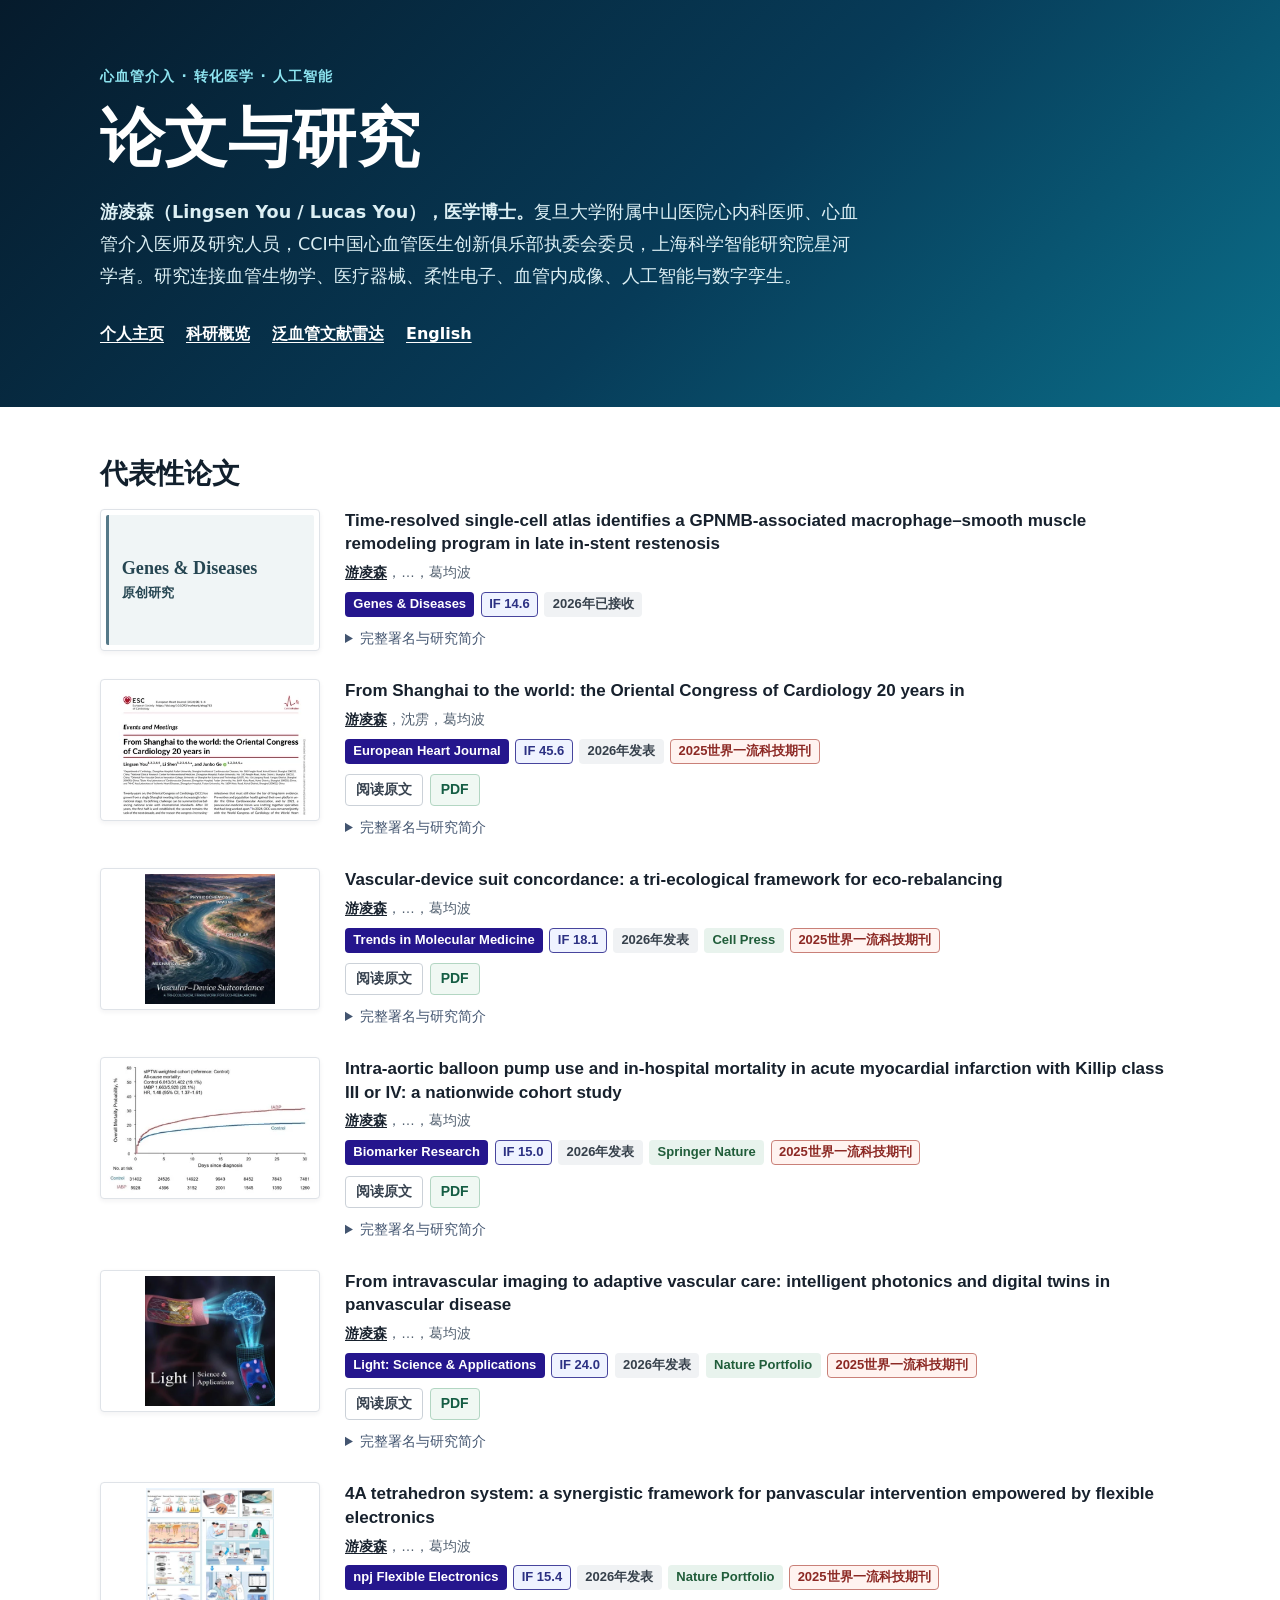
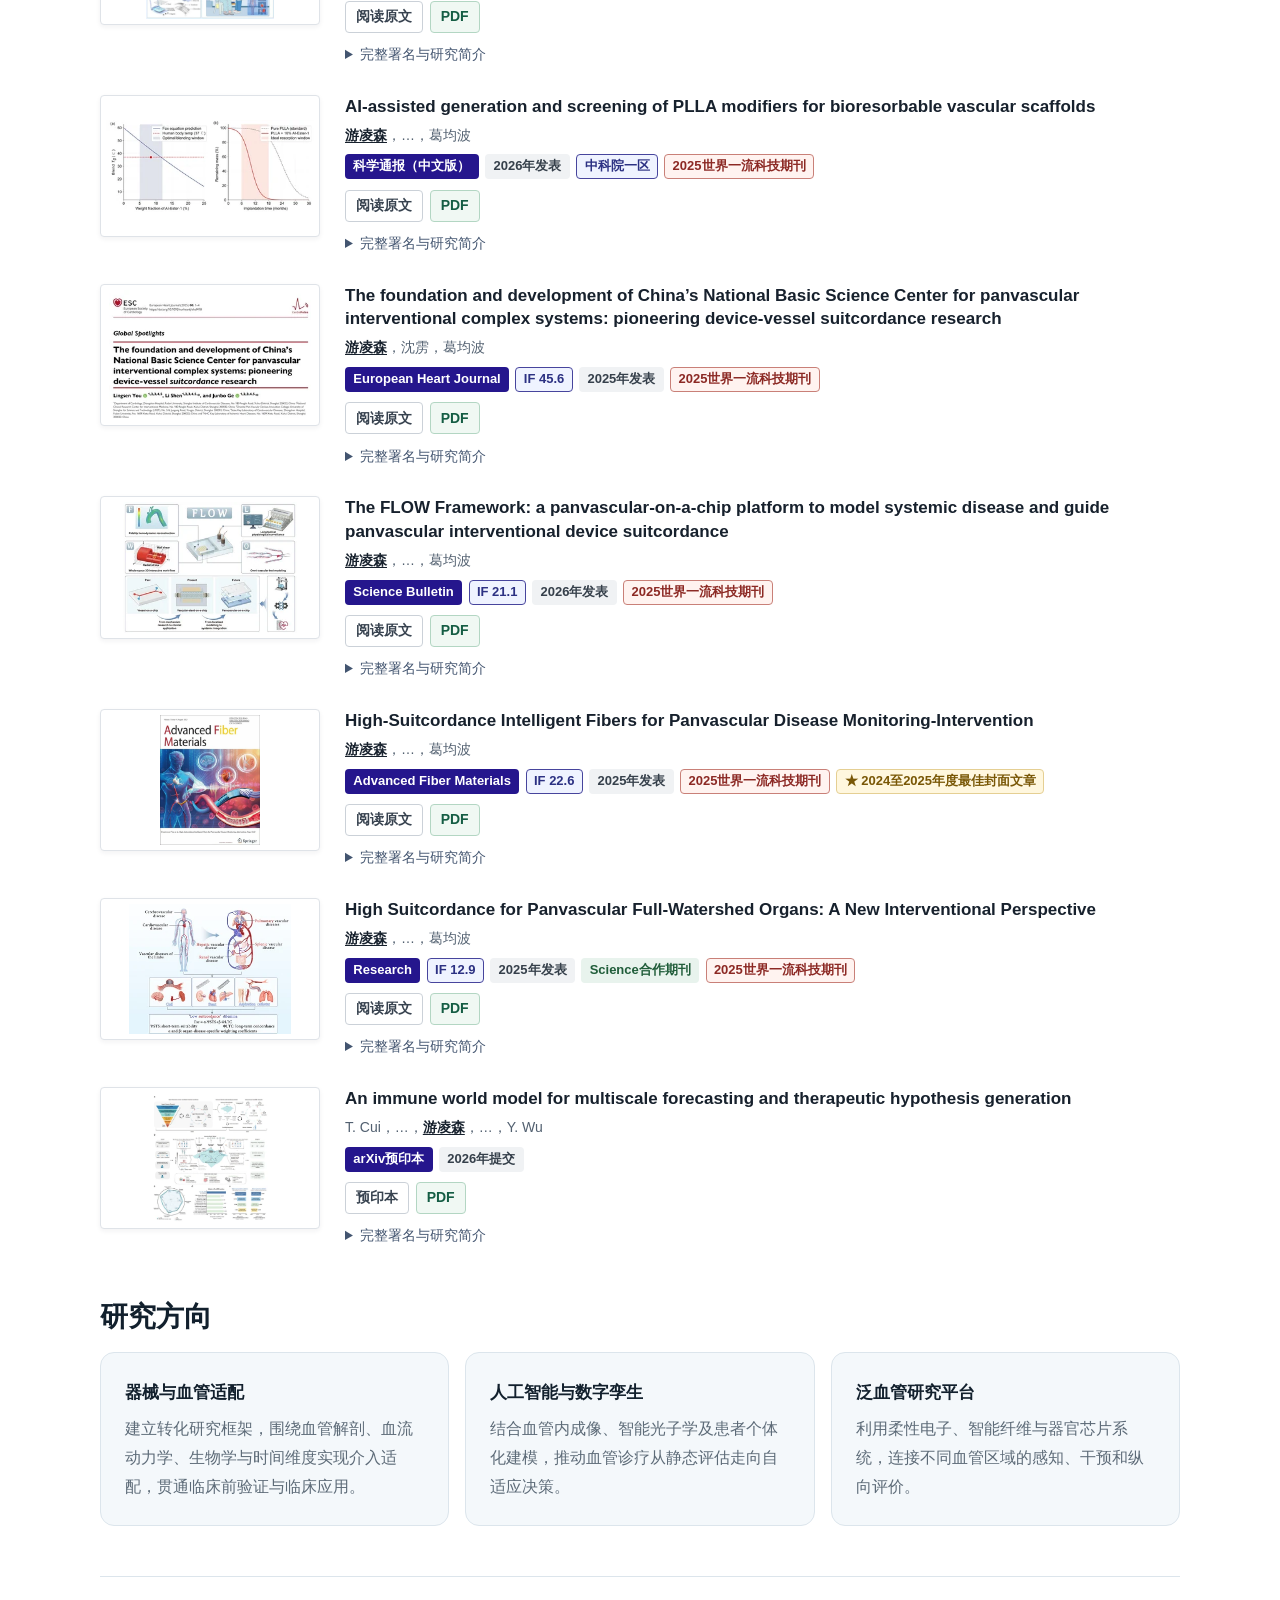
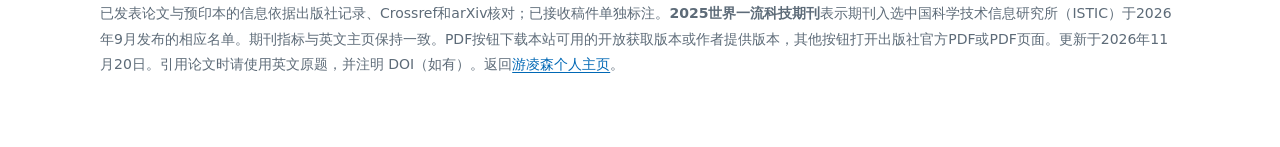
<file: zh/publications/index.html>
<!DOCTYPE html>

<html lang="zh-CN">
<head>
<meta charset="utf-8"/>
<meta content="width=device-width, initial-scale=1" name="viewport"/>
<title>论文与研究 | 游凌森</title>
<meta content="游凌森，复旦大学附属中山医院心内科医师。代表性论文与研究方向涵盖泛血管介入、器械与血管适配、柔性电子、人工智能和数字孪生。" name="description"/>
<meta content="Lingsen You" name="author"/>
<meta content="index, follow" name="robots"/>
<link href="/assets/optimized/favicon-32.png" rel="icon" type="image/png"/>
<meta content="profile" property="og:type"/>
<meta content="游凌森 | 中文学术主页" property="og:site_name"/>
<meta content="论文与研究 | 游凌森" property="og:title"/>
<meta content="游凌森的代表性论文与研究：泛血管介入、人工智能、数字孪生、柔性电子及器械与血管适配。" property="og:description"/>
<meta content="https://lingsenyou.com/paper6.jpg" property="og:image"/>
<meta content="summary_large_image" name="twitter:card"/>
<script type="application/ld+json">
{
  "@context": "https://schema.org",
  "@graph": [
    {
      "@type": "Person",
      "@id": "https://lingsenyou.com/#person",
      "name": "Lingsen You",
      "alternateName": [
        "Lingsen Lucas You",
        "Lucas You",
        "游凌森"
      ],
      "url": "https://lingsenyou.com/zh/",
      "description": "游凌森，复旦大学附属中山医院心内科医师，从事心血管介入及医工交叉研究。",
      "award": "上海科学智能研究院星河学者",
      "jobTitle": [
        "医师",
        "心血管介入医师",
        "执委会委员"
      ],
      "memberOf": {
        "@type": "Organization",
        "name": "CCI中国心血管医生创新俱乐部",
        "alternateName": "CCI"
      },
      "affiliation": {
        "@type": "MedicalOrganization",
        "name": "复旦大学附属中山医院",
        "alternateName": "Zhongshan Hospital, Fudan University",
        "sameAs": "https://ror.org/032x22645"
      },
      "worksFor": {
        "@type": "MedicalOrganization",
        "name": "复旦大学附属中山医院",
        "alternateName": "Zhongshan Hospital, Fudan University",
        "sameAs": "https://ror.org/032x22645"
      },
      "sameAs": [
        "https://orcid.org/0000-0003-0794-5907",
        "https://www.wikidata.org/wiki/Q91670793",
        "https://www.semanticscholar.org/author/Lingsen-You/2294627526",
        "https://openalex.org/A5113157144"
      ]
    },
    {
      "@type": "WebSite",
      "@id": "https://lingsenyou.com/zh/#website",
      "url": "https://lingsenyou.com/zh/",
      "name": "游凌森 | 中文学术主页",
      "publisher": {
        "@id": "https://lingsenyou.com/#person"
      },
      "inLanguage": "zh-CN"
    },
    {
      "@type": "CollectionPage",
      "@id": "https://lingsenyou.com/zh/publications/#page",
      "url": "https://lingsenyou.com/zh/publications/",
      "name": "论文与研究 | 游凌森",
      "description": "游凌森，复旦大学附属中山医院心内科医师。代表性论文与研究方向涵盖泛血管介入、器械与血管适配、柔性电子、人工智能和数字孪生。",
      "about": {
        "@id": "https://lingsenyou.com/#person"
      },
      "isPartOf": {
        "@id": "https://lingsenyou.com/zh/#website"
      },
      "datePublished": "2026-08-13",
      "dateModified": "2026-11-24",
      "mainEntity": {
        "@type": "ItemList",
        "numberOfItems": 12,
        "itemListElement": [
          { "@type": "ListItem", "position": 1, "item": { "@id": "https://lingsenyou.com/publications/#paper-gpnmb-restenosis" } },
          {
            "@type": "ListItem",
            "position": 2,
            "item": {
              "@id": "https://doi.org/10.1093/eurheartj/ehag783"
            }
          },
          {
            "@type": "ListItem",
            "position": 3,
            "item": {
              "@id": "https://doi.org/10.1016/j.molmed.2026.09.007"
            }
          },
          {
            "@type": "ListItem",
            "position": 4,
            "item": {
              "@id": "https://doi.org/10.1186/s40364-026-00993-1"
            }
          },
          {
            "@type": "ListItem",
            "position": 5,
            "item": {
              "@id": "https://doi.org/10.1038/s41377-026-02410-6"
            }
          },
          {
            "@type": "ListItem",
            "position": 6,
            "item": {
              "@id": "https://doi.org/10.1038/s41528-026-00537-5"
            }
          },
          {
            "@type": "ListItem",
            "position": 7,
            "item": {
              "@id": "https://doi.org/10.1360/csb-2026-0332"
            }
          },
          {
            "@type": "ListItem",
            "position": 8,
            "item": {
              "@id": "https://doi.org/10.1093/eurheartj/ehaf418"
            }
          },
          {
            "@type": "ListItem",
            "position": 9,
            "item": {
              "@id": "https://doi.org/10.1016/j.scib.2025.12.051"
            }
          },
          {
            "@type": "ListItem",
            "position": 10,
            "item": {
              "@id": "https://doi.org/10.1007/s42765-025-00542-9"
            }
          },
          {
            "@type": "ListItem",
            "position": 11,
            "item": {
              "@id": "https://doi.org/10.34133/research.0974"
            }
          },
          {
            "@type": "ListItem",
            "position": 12,
            "item": {
              "@id": "https://arxiv.org/abs/2609.14709"
            }
          }
        ]
      },
      "inLanguage": "zh-CN",
      "isBasedOn": "https://lingsenyou.com/zh/publications/"
    },
    {
      "@type": "BreadcrumbList",
      "itemListElement": [
        {
          "@type": "ListItem",
          "position": 1,
          "name": "游凌森",
          "item": "https://lingsenyou.com/zh/"
        },
        {
          "@type": "ListItem",
          "position": 2,
          "name": "论文与研究",
          "item": "https://lingsenyou.com/zh/publications/"
        }
      ]
    },
    {
      "@type": "ScholarlyArticle",
      "@id": "https://lingsenyou.com/publications/#paper-gpnmb-restenosis",
      "headline": "Time-resolved single-cell atlas identifies a GPNMB-associated macrophage–smooth muscle remodeling program in late in-stent restenosis",
      "inLanguage": "en",
      "genre": "Original Article",
      "creativeWorkStatus": "Accepted",
      "creditText": "Lingsen You, Hanxiao Du and Wentong Wang contributed equally. Ning Jiang, Li Shen and Junbo Ge are corresponding authors.",
      "author": [{ "@id": "https://lingsenyou.com/#person" }, { "@type": "Person", "name": "Hanxiao Du" }, { "@type": "Person", "name": "Wentong Wang" }, { "@type": "Person", "name": "Yujun Guo" }, { "@type": "Person", "name": "Guanzhao Zhang" }, { "@type": "Person", "name": "Zisu Peng" }, { "@type": "Person", "name": "Xinran Deng" }, { "@type": "Person", "name": "Xiaoyu You" }, { "@type": "Person", "name": "Xingyu Yu" }, { "@type": "Person", "name": "Runrong Li" }, { "@type": "Person", "name": "Ning Jiang" }, { "@type": "Person", "name": "Li Shen" }, { "@type": "Person", "name": "Junbo Ge" }],
      "isPartOf": { "@type": "Periodical", "name": "Genes & Diseases" }
    },
    {
      "@type": "ScholarlyArticle",
      "@id": "https://doi.org/10.1093/eurheartj/ehag783",
      "url": "https://doi.org/10.1093/eurheartj/ehag783",
      "headline": "From Shanghai to the world: the Oriental Congress of Cardiology 20 years in",
      "datePublished": "2026-10-07",
      "author": [
        {
          "@id": "https://lingsenyou.com/#person"
        },
        {
          "@type": "Person",
          "name": "Li Shen"
        },
        {
          "@type": "Person",
          "name": "Junbo Ge"
        }
      ],
      "isPartOf": {
        "@type": "Periodical",
        "name": "European Heart Journal"
      },
      "genre": "Events and Meetings (CardioPulse)",
      "image": "https://lingsenyou.com/ehj-occ-20-years-cover.png",
      "identifier": {
        "@type": "PropertyValue",
        "propertyID": "DOI",
        "value": "10.1093/eurheartj/ehag783"
      }
    },
    {
      "@type": "ScholarlyArticle",
      "@id": "https://doi.org/10.1186/s40364-026-00993-1",
      "headline": "Intra-aortic balloon pump use and in-hospital mortality in acute myocardial infarction with Killip class III or IV: a nationwide cohort study",
      "datePublished": "2026-08",
      "author": [
        {
          "@id": "https://lingsenyou.com/#person"
        },
        {
          "@type": "Person",
          "name": "Hao Li"
        },
        {
          "@type": "Person",
          "name": "Zhenzhen Lu"
        },
        {
          "@type": "Person",
          "name": "Yu Wang"
        },
        {
          "@type": "Person",
          "name": "Shanyuan Hong"
        },
        {
          "@type": "Person",
          "name": "Mengyao Wang"
        },
        {
          "@type": "Person",
          "name": "Tongtong Zang"
        },
        {
          "@type": "Person",
          "name": "Lihong Huang"
        },
        {
          "@type": "Person",
          "name": "Li Shen"
        },
        {
          "@type": "Person",
          "name": "Junbo Ge"
        }
      ],
      "isPartOf": {
        "@type": "Periodical",
        "name": "Biomarker Research"
      },
      "identifier": {
        "@type": "PropertyValue",
        "propertyID": "DOI",
        "value": "10.1186/s40364-026-00993-1"
      }
    },
    {
      "@type": "ScholarlyArticle",
      "@id": "https://doi.org/10.1038/s41377-026-02410-6",
      "headline": "From intravascular imaging to adaptive vascular care: intelligent photonics and digital twins in panvascular disease",
      "datePublished": "2026-08-04",
      "author": [
        {
          "@id": "https://lingsenyou.com/#person"
        },
        {
          "@type": "Person",
          "name": "Jiaxin Yao"
        },
        {
          "@type": "Person",
          "name": "Yaoqing Qiu"
        },
        {
          "@type": "Person",
          "name": "Yu Wang"
        },
        {
          "@type": "Person",
          "name": "Yunlu Sun"
        },
        {
          "@type": "Person",
          "name": "Rongjun Zhang"
        },
        {
          "@type": "Person",
          "name": "Li Shen"
        },
        {
          "@type": "Person",
          "name": "Junbo Ge"
        }
      ],
      "isPartOf": {
        "@type": "Periodical",
        "name": "Light: Science & Applications"
      },
      "identifier": {
        "@type": "PropertyValue",
        "propertyID": "DOI",
        "value": "10.1038/s41377-026-02410-6"
      }
    },
    {
      "@type": "ScholarlyArticle",
      "@id": "https://doi.org/10.1038/s41528-026-00537-5",
      "headline": "4A tetrahedron system: a synergistic framework for panvascular intervention empowered by flexible electronics",
      "datePublished": "2026-01-29",
      "author": [
        {
          "@id": "https://lingsenyou.com/#person"
        },
        {
          "@type": "Person",
          "name": "Yirong Qu"
        },
        {
          "@type": "Person",
          "name": "Yuheng Chen"
        },
        {
          "@type": "Person",
          "name": "Yu Wang"
        },
        {
          "@type": "Person",
          "name": "Li Shen"
        },
        {
          "@type": "Person",
          "name": "Junbo Ge"
        }
      ],
      "isPartOf": {
        "@type": "Periodical",
        "name": "npj Flexible Electronics"
      },
      "identifier": {
        "@type": "PropertyValue",
        "propertyID": "DOI",
        "value": "10.1038/s41528-026-00537-5"
      }
    },
    {
      "@type": "ScholarlyArticle",
      "@id": "https://doi.org/10.1360/csb-2026-0332",
      "headline": "AI-assisted generation and screening of PLLA modifiers for bioresorbable vascular scaffolds",
      "datePublished": "2026-04-14",
      "author": [
        {
          "@id": "https://lingsenyou.com/#person"
        },
        {
          "@type": "Person",
          "name": "Yujun Guo"
        },
        {
          "@type": "Person",
          "name": "Zisu Peng"
        },
        {
          "@type": "Person",
          "name": "Wentong Wang"
        },
        {
          "@type": "Person",
          "name": "Li Shen"
        },
        {
          "@type": "Person",
          "name": "Junbo Ge"
        }
      ],
      "isPartOf": {
        "@type": "Periodical",
        "name": "Chinese Science Bulletin",
        "issn": "0023-074X"
      },
      "identifier": {
        "@type": "PropertyValue",
        "propertyID": "DOI",
        "value": "10.1360/csb-2026-0332"
      }
    },
    {
      "@type": "ScholarlyArticle",
      "@id": "https://doi.org/10.1093/eurheartj/ehaf418",
      "headline": "The foundation and development of China's National Basic Science Center for panvascular interventional complex systems: pioneering device-vessel suitcordance research",
      "datePublished": "2025-06-04",
      "author": [
        {
          "@id": "https://lingsenyou.com/#person"
        },
        {
          "@type": "Person",
          "name": "Li Shen"
        },
        {
          "@type": "Person",
          "name": "Junbo Ge"
        }
      ],
      "isPartOf": {
        "@type": "Periodical",
        "name": "European Heart Journal"
      },
      "identifier": {
        "@type": "PropertyValue",
        "propertyID": "DOI",
        "value": "10.1093/eurheartj/ehaf418"
      }
    },
    {
      "@type": "ScholarlyArticle",
      "@id": "https://doi.org/10.1016/j.scib.2025.12.051",
      "headline": "The FLOW Framework: a panvascular-on-a-chip platform to model systemic disease and guide panvascular interventional device suitcordance",
      "datePublished": "2026-02",
      "author": [
        {
          "@id": "https://lingsenyou.com/#person"
        },
        {
          "@type": "Person",
          "name": "Yuheng Chen"
        },
        {
          "@type": "Person",
          "name": "Zeyang Zhang"
        },
        {
          "@type": "Person",
          "name": "Yu Wang"
        },
        {
          "@type": "Person",
          "name": "Zhongze Gu"
        },
        {
          "@type": "Person",
          "name": "Li Shen"
        },
        {
          "@type": "Person",
          "name": "Junbo Ge"
        }
      ],
      "isPartOf": {
        "@type": "Periodical",
        "name": "Science Bulletin"
      },
      "identifier": {
        "@type": "PropertyValue",
        "propertyID": "DOI",
        "value": "10.1016/j.scib.2025.12.051"
      }
    },
    {
      "@type": "ScholarlyArticle",
      "@id": "https://doi.org/10.1007/s42765-025-00542-9",
      "headline": "High-Suitcordance Intelligent Fibers for Panvascular Disease Monitoring-Intervention",
      "datePublished": "2025-05-08",
      "author": [
        {
          "@id": "https://lingsenyou.com/#person"
        },
        {
          "@type": "Person",
          "name": "Yuchen Luo"
        },
        {
          "@type": "Person",
          "name": "Qiang Cheng"
        },
        {
          "@type": "Person",
          "name": "Li Shen"
        },
        {
          "@type": "Person",
          "name": "Junbo Ge"
        }
      ],
      "isPartOf": {
        "@type": "Periodical",
        "name": "Advanced Fiber Materials"
      },
      "identifier": {
        "@type": "PropertyValue",
        "propertyID": "DOI",
        "value": "10.1007/s42765-025-00542-9"
      }
    },
    {
      "@type": "ScholarlyArticle",
      "@id": "https://doi.org/10.34133/research.0974",
      "headline": "High Suitcordance for Panvascular Full-Watershed Organs: A New Interventional Perspective",
      "datePublished": "2025-10-29",
      "author": [
        {
          "@id": "https://lingsenyou.com/#person"
        },
        {
          "@type": "Person",
          "name": "Yuheng Chen"
        },
        {
          "@type": "Person",
          "name": "Zeyang Zhang"
        },
        {
          "@type": "Person",
          "name": "Yu Wang"
        },
        {
          "@type": "Person",
          "name": "Li Shen"
        },
        {
          "@type": "Person",
          "name": "Junbo Ge"
        }
      ],
      "isPartOf": {
        "@type": "Periodical",
        "name": "Research"
      },
      "identifier": {
        "@type": "PropertyValue",
        "propertyID": "DOI",
        "value": "10.34133/research.0974"
      }
    },
    {
      "@type": "ScholarlyArticle",
      "@id": "https://doi.org/10.1016/j.molmed.2026.09.007",
      "url": "https://doi.org/10.1016/j.molmed.2026.09.007",
      "headline": "Vascular-device suit concordance: a tri-ecological framework for eco-rebalancing",
      "datePublished": "2026-10-02",
      "author": [
        {
          "@type": "Person",
          "name": "Lingsen You"
        },
        {
          "@type": "Person",
          "name": "Yaxuan Li"
        },
        {
          "@type": "Person",
          "name": "Yuchen Luo"
        },
        {
          "@type": "Person",
          "name": "Qiang Cheng"
        },
        {
          "@type": "Person",
          "name": "Liuliu Feng"
        },
        {
          "@type": "Person",
          "name": "Li Shen"
        },
        {
          "@type": "Person",
          "name": "Junbo Ge"
        }
      ],
      "isPartOf": {
        "@type": "Periodical",
        "name": "Trends in Molecular Medicine"
      },
      "identifier": {
        "@type": "PropertyValue",
        "propertyID": "DOI",
        "value": "10.1016/j.molmed.2026.09.007"
      }
    },
    {
      "@type": "ScholarlyArticle",
      "@id": "https://arxiv.org/abs/2609.14709",
      "headline": "An immune world model for multiscale forecasting and therapeutic hypothesis generation",
      "datePublished": "2026-09-13",
      "author": [
        {
          "@type": "Person",
          "name": "Taoyong Cui"
        },
        {
          "@type": "Person",
          "name": "Xi Wang"
        },
        {
          "@type": "Person",
          "name": "Zonghang Li"
        },
        {
          "@type": "Person",
          "name": "Jinchao Ding"
        },
        {
          "@id": "https://lingsenyou.com/#person"
        },
        {
          "@type": "Person",
          "name": "Yuzhi Xu"
        },
        {
          "@type": "Person",
          "name": "Wanghan Xu"
        },
        {
          "@type": "Person",
          "name": "Fang Wu"
        },
        {
          "@type": "Person",
          "name": "Kejun Ying"
        },
        {
          "@type": "Person",
          "name": "Wanli Ouyang"
        },
        {
          "@type": "Person",
          "name": "Pheng Ann Heng"
        },
        {
          "@type": "Person",
          "name": "Ling Yang"
        },
        {
          "@type": "Person",
          "name": "Zhenfei Yin"
        },
        {
          "@type": "Person",
          "name": "Yingcheng Wu"
        }
      ],
      "isPartOf": {
        "@type": "Periodical",
        "name": "arXiv"
      },
      "identifier": {
        "@type": "PropertyValue",
        "propertyID": "arXiv",
        "value": "2609.14709"
      }
    }
  ]
}
</script>
<style>
    :root { --ink:#12202d; --muted:#5d6b78; --blue:#0068b5; --line:#dce5ec; --wash:#f4f8fb; }
    * { box-sizing:border-box; }
    body { margin:0; color:var(--ink); background:#fff; font:16px/1.65 Arial,"Helvetica Neue","PingFang SC","Microsoft YaHei",sans-serif; }
    a { color:var(--blue); text-underline-offset:3px; }
    header { color:#fff; background:linear-gradient(135deg,#061b2c 0%,#073b58 55%,#0b6f8a 100%); }
    .hero,.page { width:min(1080px,calc(100% - 40px)); margin:auto; }
    .hero { padding:64px 0 58px; }
    .eyebrow { margin:0 0 10px; color:#8de4f0; font-size:.78rem; font-weight:700; letter-spacing:.12em; text-transform:uppercase; }
    h1 { margin:0; max-width:760px; font-size:clamp(2.1rem,6vw,4rem); line-height:1.08; letter-spacing:-.035em; }
    .intro { max-width:760px; margin:20px 0 0; color:#dceff4; font-size:1.1rem; }
    nav { margin-top:28px; }
    nav a { color:#fff; font-weight:700; margin-right:22px; }
    .page { padding:50px 0 70px; }
    h2 { margin:0 0 18px; font-size:1.75rem; line-height:1.2; }
    [aria-labelledby="themes-title"] { margin-top:52px; }
    .themes { display:grid; grid-template-columns:repeat(3,1fr); gap:16px; margin-bottom:0; }
    .theme { padding:24px; border:1px solid var(--line); border-radius:14px; background:var(--wash); }
    .theme h3 { margin:0 0 8px; font-size:1.05rem; }
    .theme p { margin:0; color:var(--muted); font-size:.94rem; }
    .pub-list { display:grid; gap:18px; }
    article { display:grid; grid-template-columns:150px minmax(0,1fr); gap:24px; padding:22px; border:1px solid var(--line); border-radius:14px; }
    article picture { display:block; }
    article img { display:block; width:150px; height:auto; object-fit:contain; border-radius:9px; background:#eef3f6; }
    article h3 { margin:0 0 8px; font-size:1.2rem; line-height:1.35; }
    article h3 a { color:var(--ink); text-decoration:none; }
    article h3 a:hover { color:var(--blue); text-decoration:underline; }
    .authors,.venue,.summary { margin:5px 0; color:var(--muted); font-size:.94rem; }
    .authors strong { color:var(--ink); }
    .summary { margin-top:11px; }
    .wcj { display:inline-block; margin-left:6px; padding:0 8px; border:1px solid #e8a9a3; border-radius:999px; background:#fdecea; color:#a50e0e; font-size:.8rem; font-weight:700; line-height:1.6; white-space:nowrap; vertical-align:1px; }
    .tier { display:inline-block; margin-left:6px; padding:0 8px; border:1px solid #9bb7d4; border-radius:999px; background:#eef4fa; color:#0b4f87; font-size:.8rem; font-weight:700; line-height:1.6; white-space:nowrap; vertical-align:1px; }
    .journal-metrics { display:flex; flex-wrap:wrap; gap:6px; margin:10px 0; }
    .journal-metrics span, .journal-metrics a.metric-if { padding:2px 8px; border-radius:5px; background:#eef4fa; color:#0b4f87; font-size:.8rem; font-weight:700; }
    .journal-metrics .metric-if { border:1px solid #1a0dab; background:#e8f0fe; color:#1a0dab; }
    .journal-metrics .metric-publisher { background:#e6f4ea; color:#137333; }
    .metrics-note { margin:8px 0; color:var(--muted); font-size:.8rem; }
    article.nofig { grid-template-columns:1fr; }
    .doi { display:inline-block; margin-top:8px; font-weight:700; font-size:.9rem; }
    article img.figure { object-fit:contain; background:#fff; }
    article img.ehj-preview { aspect-ratio:640/414; object-fit:cover; object-position:top; background:#fff; }
    .pdf-actions { margin-top:12px; }
    .pdf-link { display:inline-flex; align-items:center; min-height:40px; padding:6px 13px; border:1px solid #b4d5c5; border-radius:6px; background:#edf8f1; color:#17613d; font-size:.86rem; font-weight:700; text-decoration:none; }
    .pdf-link:hover { background:#dcefe3; border-color:#17613d; }
    .pdf-link:focus-visible { outline:3px solid var(--blue); outline-offset:3px; }
    .journal-metrics .metric-award { background:#fff4d6; color:#805600; }
    .doi { overflow-wrap:anywhere; }
    footer { margin-top:50px; padding-top:24px; border-top:1px solid var(--line); color:var(--muted); font-size:.85rem; }
    @media(max-width:760px) { .themes{grid-template-columns:1fr}.hero{padding:45px 0}article{grid-template-columns:90px minmax(0,1fr);padding:16px;gap:15px}article.nofig{grid-template-columns:1fr}article img{width:90px;height:auto}.wcj,.tier{white-space:normal;border-radius:6px;margin-left:0} }
    @media(max-width:560px) { article{grid-template-columns:minmax(0,1fr)}article img{width:180px;max-width:100%} }
  </style>
<meta content="zh_CN" property="og:locale"/><style id="zh-publications-style">
    body { font-family: system-ui, -apple-system, "Segoe UI", "PingFang SC", "Microsoft YaHei", "Noto Sans CJK SC", sans-serif; font-size:1rem; line-height:1.8; }
    h1,h2,h3 { letter-spacing:0; }
    h1 { line-height:1.22; }
    nav { display:flex; flex-wrap:wrap; column-gap:22px; row-gap:10px; }
    nav a { margin-right:0; font-size:1rem; }
    .eyebrow { font-size:.875rem; letter-spacing:.08em; }
    article h3 { font-size:1.2rem; line-height:1.6; }
    .authors,.venue,.summary,.theme p { font-size:1rem; overflow-wrap:anywhere; }
    .pub-title-en { margin:0 0 10px; color:var(--muted); font-size:.875rem; line-height:1.6; overflow-wrap:anywhere; }
    .wcj,.tier,.journal-metrics span,.journal-metrics a.metric-if,.pdf-link,.doi { font-size:.875rem; }
    .journal-metrics span, .journal-metrics a.metric-if { padding:3px 9px; }
    .metrics-note { font-size:.8125rem; }
    footer { font-size:.875rem; line-height:1.8; }
    a:focus-visible { outline:3px solid #007ca6; outline-offset:3px; border-radius:3px; }
    @media(max-width:560px) { .hero,.page { width:calc(100% - 32px); } .intro { font-size:1rem; } article { padding:18px; } }
</style><meta content="https://lingsenyou.com/zh/publications/" property="og:url"/><link href="https://lingsenyou.com/zh/publications/" rel="canonical"/>
<link href="https://lingsenyou.com/publications/" hreflang="en" rel="alternate"/>
<link href="https://lingsenyou.com/zh/publications/" hreflang="zh-Hans" rel="alternate"/>
<link href="https://lingsenyou.com/publications/" hreflang="x-default" rel="alternate"/>
<link rel="stylesheet" href="/assets/publication-cards.css?v=1">
</head>
<body>
<header>
<div class="hero">
<p class="eyebrow">心血管介入 · 转化医学 · 人工智能</p>
<h1>论文与研究</h1>
<p class="intro"><strong>游凌森（Lingsen You / Lucas You），医学博士。</strong>复旦大学附属中山医院心内科医师、心血管介入医师及研究人员，CCI中国心血管医生创新俱乐部执委会委员，<span lang="zh-Hans" translate="no">上海科学智能研究院星河学者</span>。研究连接血管生物学、医疗器械、柔性电子、血管内成像、人工智能与数字孪生。</p>
<nav aria-label="主导航"><a href="/zh/">个人主页</a><a href="/zh/scientific/">科研概览</a><a href="/zh/panvascular/">泛血管文献雷达</a><a href="/publications/" hreflang="en" lang="en">English</a></nav>
</div>
</header>
<main class="page">
<section aria-labelledby="selected-title">
<h2 id="selected-title">代表性论文</h2>
<!-- BEGIN GENERATED PUBLICATION CARDS -->
<div class="pub-list pc-list">
<article class="pub-card pub-item" id="paper-gpnmb-restenosis" data-status="accepted">
  <div class="pc-media"><div class="journal-label"><strong lang="en">Genes &amp; Diseases</strong><small>原创研究</small></div></div>
  <div class="pc-body">
    <h3 class="pc-title" lang="en" translate="no">Time-resolved single-cell atlas identifies a GPNMB-associated macrophage–smooth muscle remodeling program in late in-stent restenosis</h3>
    <p class="pc-authors"><strong>游凌森</strong>，…，葛均波</p>
    <div class="pc-badges"><span class="pc-badge pc-journal">Genes &amp; Diseases</span> <a href="https://www.keaipublishing.com/en/journals/genes-and-diseases/" class="pc-badge pc-if" target="_blank" rel="noopener" title="期刊影响因子，来源：科爱期刊官网">IF 14.6</a> <span class="pc-badge pc-status">2026年已接收</span></div>
    <div class="pc-actions"></div>
    <details class="pc-details">
      <summary>完整署名与研究简介</summary>
      <p class="authors"><strong>Lingsen You</strong><sup>#</sup>, Hanxiao Du<sup>#</sup>, Wentong Wang<sup>#</sup>, Yujun Guo, Guanzhao Zhang, Zisu Peng, Xinran Deng, Xiaoyu You, Xingyu Yu, Runrong Li, Ning Jiang<sup>*</sup>, Li Shen<sup>*</sup>, Junbo Ge<sup>*</sup></p>
      <p class="summary">研究在裸金属支架植入后第1个月和第5个月对兔颈动脉取样，利用103,410个血管壁细胞构建单细胞图谱。</p>
      <p class="pc-note"># 共同第一作者；* 通讯作者。</p>
      <p class="pc-note">2026年11月已接收。</p>
    </details>
  </div>
</article>
<article class="pub-card pub-item" id="paper-ehag783" data-status="published">
  <div class="pc-media"><a class="pc-media-link" href="https://doi.org/10.1093/eurheartj/ehag783" target="_blank" rel="noopener" aria-label="阅读：From Shanghai to the world: the Oriental Congress of Cardiology 20 years in"><picture><source type="image/webp" srcset="/assets/optimized/ehj-occ-20-years-cover-320.webp 320w, /assets/optimized/ehj-occ-20-years-cover-640.webp 640w" sizes="(max-width: 600px) 220px, (max-width: 1000px) 175px, 220px"><img src="/ehj-occ-20-years-cover.png" alt="《欧洲心脏杂志》东方心脏病学会议二十周年报道的首页，显示期刊页眉和作者署名" width="640" height="414" loading="lazy" decoding="async"></picture></a></div>
  <div class="pc-body">
    <h3 class="pc-title" lang="en" translate="no"><a href="https://doi.org/10.1093/eurheartj/ehag783" target="_blank" rel="noopener">From Shanghai to the world: the Oriental Congress of Cardiology 20 years in</a></h3>
    <p class="pc-authors"><strong>游凌森</strong>，沈雳，葛均波</p>
    <div class="pc-badges"><span class="pc-badge pc-journal">European Heart Journal</span> <span class="pc-badge pc-if" title="2025年期刊影响因子。牛津大学出版社出版，ESC官方期刊。心脏与心血管系统学科排名：2/237。来源：OUP期刊官方网站。">IF 45.6</span> <span class="pc-badge pc-status">2026年发表</span> <span class="pc-badge pc-honor" title="2025世界一流科技期刊标记，与现有EHJ条目保持一致。">2025世界一流科技期刊</span></div>
    <div class="pc-actions"><a href="https://doi.org/10.1093/eurheartj/ehag783" class="pc-link" target="_blank" rel="noopener">阅读原文</a> <a href="/pdfs/ehj-occ-2026.pdf" class="pc-link pc-pdf pdf-link" download="ehj-occ-2026.pdf">PDF</a></div>
    <details class="pc-details">
      <summary>完整署名与研究简介</summary>
      <p class="authors"><strong>Lingsen You</strong>, Li Shen, Junbo Ge</p>
      <p class="pc-citation">European Heart Journal · CardioPulse：活动与会议 · 2026年10月7日在线发表</p>
      <p class="summary">回顾东方心脏病学会议从上海的学术会议发展为全球交流平台的历程，并探讨其二十周年之际所关注的会议规模、国际合作与证据标准。</p>
      <p class="pc-note">牛津大学出版社 · 欧洲心脏病学会（ESC）官方期刊 · <a href="https://academic.oup.com/eurheartj/pages/About" rel="noopener" target="_blank" title="2025年心脏与心血管系统学科影响因子排名">心血管学科排名 2/237</a></p>
      <p class="pc-note">2025年指标：5年影响因子42.2 · JCI 7.96 · CiteScore 35.9。影响因子学科排名：心脏与心血管系统。<a href="https://academic.oup.com/eurheartj/pages/About" rel="noopener" target="_blank">牛津大学出版社官方来源</a>。</p>
      <p class="pc-sources"><a href="https://doi.org/10.1093/eurheartj/ehag783" class="pc-id" target="_blank" rel="noopener">DOI: 10.1093/eurheartj/ehag783</a></p>
    </details>
  </div>
</article>
<article class="pub-card pub-item" id="paper-j-molmed-2026-09-007" data-status="published">
  <div class="pc-media"><a class="pc-media-link" href="https://doi.org/10.1016/j.molmed.2026.09.007" target="_blank" rel="noopener" aria-label="阅读：Vascular-device suit concordance: a tri-ecological framework for eco-rebalancing"><picture><source type="image/webp" srcset="/assets/optimized/trends-molecular-medicine-suitcordance-320.webp 320w, /assets/optimized/trends-molecular-medicine-suitcordance-640.webp 640w" sizes="(max-width: 600px) 220px, (max-width: 1000px) 175px, 220px"><img src="/trends-molecular-medicine-suitcordance.jpg" alt="以河流生态平衡示意血管与器械适配的三重平衡：力学、细胞、理化与免疫" width="1000" height="1000" loading="lazy" decoding="async"></picture></a></div>
  <div class="pc-body">
    <h3 class="pc-title" lang="en" translate="no"><a href="https://doi.org/10.1016/j.molmed.2026.09.007" target="_blank" rel="noopener">Vascular-device suit concordance: a tri-ecological framework for eco-rebalancing</a></h3>
    <p class="pc-authors"><strong>游凌森</strong>，…，葛均波</p>
    <div class="pc-badges"><span class="pc-badge pc-journal">Trends in Molecular Medicine</span> <span class="pc-badge pc-if">IF 18.1</span> <span class="pc-badge pc-status">2026年发表</span> <span class="pc-badge pc-publisher">Cell Press</span> <span class="pc-badge pc-honor" title="入选中国科学技术信息研究所（ISTIC）于2026年9月12日发布的2025年世界一流科技期刊目录">2025世界一流科技期刊</span></div>
    <div class="pc-actions"><a href="https://doi.org/10.1016/j.molmed.2026.09.007" class="pc-link" target="_blank" rel="noopener">阅读原文</a> <a href="https://www.sciencedirect.com/science/article/pii/S1471491426002236/pdfft" class="pc-link pc-pdf pdf-link" target="_blank" rel="noopener">PDF</a></div>
    <details class="pc-details">
      <summary>完整署名与研究简介</summary>
      <p class="authors"><strong>Lingsen You</strong>, Yaxuan Li, Yuchen Luo, Qiang Cheng, Liuliu Feng, Li Shen, Junbo Ge</p>
      <p class="pc-citation">Trends in Molecular Medicine · Cell Press · 2026年10月2日在线发表</p>
      <p class="summary">从生态学视角理解器械与血管适配：植入器械会扰动三类平衡，也需要促进这些平衡的恢复。 DOI：<a href="https://doi.org/10.1016/j.molmed.2026.09.007" rel="noopener" target="_blank">10.1016/j.molmed.2026.09.007</a>。 <a href="https://pubmed.ncbi.nlm.nih.gov/42827069/" rel="noopener" target="_blank">PubMed</a>。</p>
    </details>
  </div>
</article>
<article class="pub-card pub-item" id="paper-s40364-026-00993-1" data-status="published">
  <div class="pc-media"><a class="pc-media-link" href="https://doi.org/10.1186/s40364-026-00993-1" target="_blank" rel="noopener" aria-label="阅读：Intra-aortic balloon pump use and in-hospital mortality in acute myocardial infarction with Killip class III or IV: a nationwide cohort study"><picture><source type="image/webp" srcset="/assets/optimized/paper7-320.webp 320w, /assets/optimized/paper7-640.webp 640w" sizes="(max-width: 600px) 220px, (max-width: 1000px) 175px, 220px"><img src="/paper7.jpg" alt="sIPTW加权队列中使用与未使用主动脉内球囊反搏患者院内全因死亡率的Kaplan-Meier曲线" width="843" height="535" loading="lazy" decoding="async"></picture></a></div>
  <div class="pc-body">
    <h3 class="pc-title" lang="en" translate="no"><a href="https://doi.org/10.1186/s40364-026-00993-1" target="_blank" rel="noopener">Intra-aortic balloon pump use and in-hospital mortality in acute myocardial infarction with Killip class III or IV: a nationwide cohort study</a></h3>
    <p class="pc-authors"><strong>游凌森</strong>，…，葛均波</p>
    <div class="pc-badges"><span class="pc-badge pc-journal">Biomarker Research</span> <span class="pc-badge pc-if">IF 15.0</span> <span class="pc-badge pc-status">2026年发表</span> <span class="pc-badge pc-publisher">Springer Nature</span> <span class="pc-badge pc-honor" title="入选中国科学技术信息研究所（ISTIC）于2026年9月12日发布的2025年世界一流科技期刊目录">2025世界一流科技期刊</span></div>
    <div class="pc-actions"><a href="https://doi.org/10.1186/s40364-026-00993-1" class="pc-link" target="_blank" rel="noopener">阅读原文</a> <a href="/pdfs/iabp-biomarker-research-2026.pdf" class="pc-link pc-pdf pdf-link" download="iabp-biomarker-research-2026.pdf">PDF</a></div>
    <details class="pc-details">
      <summary>完整署名与研究简介</summary>
      <p class="authors"><strong>Lingsen You</strong>, Hao Li, Zhenzhen Lu, Yu Wang, Shanyuan Hong, Mengyao Wang, Tongtong Zang, Lihong Huang, Li Shen, Junbo Ge</p>
      <p class="pc-citation">Biomarker Research · 2026年8月 · 14:97</p>
      <p class="summary">纳入中国胸痛中心数据库中37,477例接受PCI的Killip分级III或IV级急性心肌梗死患者，数据来自4,089家医院（2019至2023年）。研究采用目标试验模拟及基于BART的稳定化逆概率加权，发现住院期间使用主动脉内球囊反搏与更高的院内全因死亡率相关（28.1% vs. 19.1%；HR 1.48，95% CI 1.37至1.61）。这是一项观察性研究，不能据此认定球囊反搏导致死亡率升高。</p>
      <p class="pc-note">论文开放获取。</p>
      <p class="pc-sources"><a href="https://doi.org/10.1186/s40364-026-00993-1" class="pc-id" target="_blank" rel="noopener">DOI: 10.1186/s40364-026-00993-1</a></p>
    </details>
  </div>
</article>
<article class="pub-card pub-item" id="paper-s41377-026-02410-6" data-status="published">
  <div class="pc-media"><a class="pc-media-link" href="https://doi.org/10.1038/s41377-026-02410-6" target="_blank" rel="noopener" aria-label="阅读：From intravascular imaging to adaptive vascular care: intelligent photonics and digital twins in panvascular disease"><picture><source type="image/webp" srcset="/assets/optimized/paper6-320.webp 320w, /assets/optimized/paper6-640.webp 640w" sizes="(max-width: 600px) 220px, (max-width: 1000px) 175px, 220px"><img src="/paper6.jpg" alt="Light: Science &amp; Applications文章配图：泛血管疾病中的智能光子学与数字孪生" width="640" height="640" loading="lazy" decoding="async"></picture></a></div>
  <div class="pc-body">
    <h3 class="pc-title" lang="en" translate="no"><a href="https://doi.org/10.1038/s41377-026-02410-6" target="_blank" rel="noopener">From intravascular imaging to adaptive vascular care: intelligent photonics and digital twins in panvascular disease</a></h3>
    <p class="pc-authors"><strong>游凌森</strong>，…，葛均波</p>
    <div class="pc-badges"><span class="pc-badge pc-journal">Light: Science &amp; Applications</span> <span class="pc-badge pc-if">IF 24.0</span> <span class="pc-badge pc-status">2026年发表</span> <span class="pc-badge pc-publisher">Nature Portfolio</span> <span class="pc-badge pc-honor" title="入选中国科学技术信息研究所（ISTIC）于2026年9月12日发布的2025年世界一流科技期刊目录">2025世界一流科技期刊</span></div>
    <div class="pc-actions"><a href="https://doi.org/10.1038/s41377-026-02410-6" class="pc-link" target="_blank" rel="noopener">阅读原文</a> <a href="/pdfs/light-intelligent-photonics-2026.pdf" class="pc-link pc-pdf pdf-link" download="light-intelligent-photonics-2026.pdf">PDF</a></div>
    <details class="pc-details">
      <summary>完整署名与研究简介</summary>
      <p class="authors"><strong>Lingsen You</strong>, Jiaxin Yao, Yaoqing Qiu, Yu Wang, Yunlu Sun, Rongjun Zhang, Li Shen, Junbo Ge</p>
      <p class="pc-citation">Light: Science &amp; Applications · 2026年8月4日</p>
      <p class="summary">提出一条研究路线，将血管内成像和智能光子学与计算性血管表征相连接，以支持更具适应性的泛血管诊疗。</p>
      <p class="pc-sources"><a href="https://doi.org/10.1038/s41377-026-02410-6" class="pc-id" target="_blank" rel="noopener">DOI: 10.1038/s41377-026-02410-6</a> · <a href="https://www.nature.com/articles/s41377-026-02410-6" target="_blank" rel="noopener">出版社文章页面</a></p>
    </details>
  </div>
</article>
<article class="pub-card pub-item" id="paper-s41528-026-00537-5" data-status="published">
  <div class="pc-media"><a class="pc-media-link" href="https://doi.org/10.1038/s41528-026-00537-5" target="_blank" rel="noopener" aria-label="阅读：4A tetrahedron system: a synergistic framework for panvascular intervention empowered by flexible electronics"><picture><source type="image/webp" srcset="/assets/optimized/paper4-320.webp 320w, /assets/optimized/paper4-640.webp 640w" sizes="(max-width: 600px) 220px, (max-width: 1000px) 175px, 220px"><img src="/paper4.jpg" alt="柔性电子赋能泛血管介入的4A四面体体系" width="640" height="653" loading="lazy" decoding="async"></picture></a></div>
  <div class="pc-body">
    <h3 class="pc-title" lang="en" translate="no"><a href="https://doi.org/10.1038/s41528-026-00537-5" target="_blank" rel="noopener">4A tetrahedron system: a synergistic framework for panvascular intervention empowered by flexible electronics</a></h3>
    <p class="pc-authors"><strong>游凌森</strong>，…，葛均波</p>
    <div class="pc-badges"><span class="pc-badge pc-journal">npj Flexible Electronics</span> <span class="pc-badge pc-if">IF 15.4</span> <span class="pc-badge pc-status">2026年发表</span> <span class="pc-badge pc-publisher">Nature Portfolio</span> <span class="pc-badge pc-honor" title="入选中国科学技术信息研究所（ISTIC）于2026年9月12日发布的2025年世界一流科技期刊目录">2025世界一流科技期刊</span></div>
    <div class="pc-actions"><a href="https://doi.org/10.1038/s41528-026-00537-5" class="pc-link" target="_blank" rel="noopener">阅读原文</a> <a href="/pdfs/npj-4a-tetrahedron-2026.pdf" class="pc-link pc-pdf pdf-link" download="npj-4a-tetrahedron-2026.pdf">PDF</a></div>
    <details class="pc-details">
      <summary>完整署名与研究简介</summary>
      <p class="authors"><strong>Lingsen You</strong>, Yirong Qu, Yuheng Chen, Yu Wang, Li Shen, Junbo Ge</p>
      <p class="pc-citation">npj Flexible Electronics · 2026年1月29日</p>
      <p class="summary">提出四维框架，在柔性电子泛血管系统中协调解剖结构、应用场景、适应性与评价。</p>
      <p class="pc-sources"><a href="https://doi.org/10.1038/s41528-026-00537-5" class="pc-id" target="_blank" rel="noopener">DOI: 10.1038/s41528-026-00537-5</a></p>
    </details>
  </div>
</article>
<article class="pub-card pub-item" id="paper-csb-2026-0332" data-status="published">
  <div class="pc-media"><a class="pc-media-link" href="https://doi.org/10.1360/csb-2026-0332" target="_blank" rel="noopener" aria-label="阅读：AI-assisted generation and screening of PLLA modifiers for bioresorbable vascular scaffolds"><picture><source type="image/webp" srcset="/assets/optimized/csb-plla-ai-screening-320.webp 320w, /assets/optimized/csb-plla-ai-screening-640.webp 640w" sizes="(max-width: 600px) 220px, (max-width: 1000px) 175px, 220px"><img src="/csb-plla-ai-screening.jpg" alt="论文中的两个图板：共混物预测玻璃化转变温度与改性剂比例的关系，以及支架残余质量与植入时间的关系" width="1400" height="616" loading="lazy" decoding="async"></picture></a></div>
  <div class="pc-body">
    <h3 class="pc-title" lang="en" translate="no"><a href="https://doi.org/10.1360/csb-2026-0332" target="_blank" rel="noopener">AI-assisted generation and screening of PLLA modifiers for bioresorbable vascular scaffolds</a></h3>
    <p class="pc-authors"><strong>游凌森</strong>，…，葛均波</p>
    <div class="pc-badges"><span class="pc-badge pc-journal">科学通报（中文版）</span> <span class="pc-badge pc-status">2026年发表</span> <span class="pc-badge pc-tier" title="中国科学院期刊分区一区">中科院一区</span> <span class="pc-badge pc-honor" title="入选中国科学技术信息研究所（ISTIC）于2026年9月12日发布的2025年世界一流科技期刊目录">2025世界一流科技期刊</span></div>
    <div class="pc-actions"><a href="https://doi.org/10.1360/csb-2026-0332" class="pc-link" target="_blank" rel="noopener">阅读原文</a> <a href="https://www.sciengine.com/doi/10.1360/CSB-2026-0332" class="pc-link pc-pdf pdf-link" target="_blank" rel="noopener">PDF</a></div>
    <details class="pc-details">
      <summary>完整署名与研究简介</summary>
      <p class="authors"><strong>Lingsen You</strong>, Yujun Guo, Zisu Peng, Wentong Wang, Li Shen, Junbo Ge</p>
      <p class="pc-citation">科学通报（中文版） · 2026年4月14日 · 71(19):4653–4662</p>
      <p class="summary">探索人工智能辅助的方法，为生物可吸收血管支架所用聚合物聚左旋乳酸（PLLA）生成并筛选候选改性剂。</p>
      <p class="pc-sources"><a href="https://doi.org/10.1360/csb-2026-0332" class="pc-id" target="_blank" rel="noopener">DOI: 10.1360/csb-2026-0332</a></p>
    </details>
  </div>
</article>
<article class="pub-card pub-item" id="paper-ehaf418" data-status="published">
  <div class="pc-media"><a class="pc-media-link" href="https://doi.org/10.1093/eurheartj/ehaf418" target="_blank" rel="noopener" aria-label="阅读：The foundation and development of China’s National Basic Science Center for panvascular interventional complex systems: pioneering device-vessel suitcordance research"><picture><source type="image/webp" srcset="/assets/optimized/paper1-320.webp 320w, /assets/optimized/paper1-640.webp 640w" sizes="(max-width: 600px) 220px, (max-width: 1000px) 175px, 220px"><img src="/paper1.jpg" alt="European Heart Journal关于器械与血管适配研究的文章" width="640" height="414" loading="lazy" decoding="async"></picture></a></div>
  <div class="pc-body">
    <h3 class="pc-title" lang="en" translate="no"><a href="https://doi.org/10.1093/eurheartj/ehaf418" target="_blank" rel="noopener">The foundation and development of China’s National Basic Science Center for panvascular interventional complex systems: pioneering device-vessel suitcordance research</a></h3>
    <p class="pc-authors"><strong>游凌森</strong>，沈雳，葛均波</p>
    <div class="pc-badges"><span class="pc-badge pc-journal">European Heart Journal</span> <span class="pc-badge pc-if" title="2025年期刊影响因子。牛津大学出版社出版，ESC官方期刊。心脏与心血管系统学科排名：2/237。来源：OUP期刊官方网站。">IF 45.6</span> <span class="pc-badge pc-status">2025年发表</span> <span class="pc-badge pc-honor" title="入选中国科学技术信息研究所（ISTIC）于2026年9月12日发布的2025年世界一流科技期刊目录">2025世界一流科技期刊</span></div>
    <div class="pc-actions"><a href="https://doi.org/10.1093/eurheartj/ehaf418" class="pc-link" target="_blank" rel="noopener">阅读原文</a> <a href="https://academic.oup.com/eurheartj/article-pdf/46/35/3400/63435484/ehaf418.pdf" class="pc-link pc-pdf pdf-link" target="_blank" rel="noopener">PDF</a></div>
    <details class="pc-details">
      <summary>完整署名与研究简介</summary>
      <p class="authors"><strong>Lingsen You</strong>, Li Shen, Junbo Ge</p>
      <p class="pc-citation">European Heart Journal · 2025年6月4日</p>
      <p class="summary">介绍该中心的科学基础，以及开拓器械与血管适配研究的科研布局。</p>
      <p class="pc-note">牛津大学出版社 · 欧洲心脏病学会（ESC）官方期刊 · <a href="https://academic.oup.com/eurheartj/pages/About" rel="noopener" target="_blank" title="2025年心脏与心血管系统学科影响因子排名">心血管学科排名 2/237</a></p>
      <p class="pc-note">2025年期刊影响因子及学科排名。<a href="https://academic.oup.com/eurheartj/pages/About" rel="noopener" target="_blank">牛津大学出版社官方来源</a>。</p>
      <p class="pc-sources"><a href="https://doi.org/10.1093/eurheartj/ehaf418" class="pc-id" target="_blank" rel="noopener">DOI: 10.1093/eurheartj/ehaf418</a></p>
    </details>
  </div>
</article>
<article class="pub-card pub-item" id="paper-j-scib-2025-12-051" data-status="published">
  <div class="pc-media"><a class="pc-media-link" href="https://doi.org/10.1016/j.scib.2025.12.051" target="_blank" rel="noopener" aria-label="阅读：The FLOW Framework: a panvascular-on-a-chip platform to model systemic disease and guide panvascular interventional device suitcordance"><picture><source type="image/webp" srcset="/assets/optimized/paper2-320.webp 320w, /assets/optimized/paper2-640.webp 640w" sizes="(max-width: 600px) 220px, (max-width: 1000px) 175px, 220px"><img src="/paper2.jpg" alt="FLOW框架的泛血管芯片平台" width="640" height="457" loading="lazy" decoding="async"></picture></a></div>
  <div class="pc-body">
    <h3 class="pc-title" lang="en" translate="no"><a href="https://doi.org/10.1016/j.scib.2025.12.051" target="_blank" rel="noopener">The FLOW Framework: a panvascular-on-a-chip platform to model systemic disease and guide panvascular interventional device suitcordance</a></h3>
    <p class="pc-authors"><strong>游凌森</strong>，…，葛均波</p>
    <div class="pc-badges"><span class="pc-badge pc-journal">Science Bulletin</span> <span class="pc-badge pc-if">IF 21.1</span> <span class="pc-badge pc-status">2026年发表</span> <span class="pc-badge pc-honor" title="入选中国科学技术信息研究所（ISTIC）于2026年9月12日发布的2025年世界一流科技期刊目录">2025世界一流科技期刊</span></div>
    <div class="pc-actions"><a href="https://doi.org/10.1016/j.scib.2025.12.051" class="pc-link" target="_blank" rel="noopener">阅读原文</a> <a href="/pdfs/flow-framework-science-bulletin-2026.pdf" class="pc-link pc-pdf pdf-link" download="flow-framework-science-bulletin-2026.pdf">PDF</a></div>
    <details class="pc-details">
      <summary>完整署名与研究简介</summary>
      <p class="authors"><strong>Lingsen You</strong>, Yuheng Chen, Zeyang Zhang, Yu Wang, Zhongze Gu, Li Shen, Junbo Ge</p>
      <p class="pc-citation">Science Bulletin · 2026年2月</p>
      <p class="summary">提出泛血管芯片概念，用于模拟系统性血管疾病，并评价介入措施与不同血管微环境之间的相互作用。</p>
      <p class="pc-sources"><a href="https://doi.org/10.1016/j.scib.2025.12.051" class="pc-id" target="_blank" rel="noopener">DOI: 10.1016/j.scib.2025.12.051</a></p>
    </details>
  </div>
</article>
<article class="pub-card pub-item" id="paper-s42765-025-00542-9" data-status="published">
  <div class="pc-media"><a class="pc-media-link" href="https://doi.org/10.1007/s42765-025-00542-9" target="_blank" rel="noopener" aria-label="阅读：High-Suitcordance Intelligent Fibers for Panvascular Disease Monitoring-Intervention"><picture><source type="image/webp" srcset="/assets/optimized/advanced-fiber-materials-v7-i4-cover-320.webp 320w, /assets/optimized/advanced-fiber-materials-v7-i4-cover-640.webp 640w" sizes="(max-width: 600px) 220px, (max-width: 1000px) 175px, 220px"><img src="/advanced-fiber-materials-v7-i4-cover.jpg?v=20260918" alt="Advanced Fiber Materials 第7卷第4期封面，主题为泛血管疾病研究中的智能纤维" width="640" height="836" loading="lazy" decoding="async"></picture></a></div>
  <div class="pc-body">
    <h3 class="pc-title" lang="en" translate="no"><a href="https://doi.org/10.1007/s42765-025-00542-9" target="_blank" rel="noopener">High-Suitcordance Intelligent Fibers for Panvascular Disease Monitoring-Intervention</a></h3>
    <p class="pc-authors"><strong>游凌森</strong>，…，葛均波</p>
    <div class="pc-badges"><span class="pc-badge pc-journal">Advanced Fiber Materials</span> <span class="pc-badge pc-if">IF 22.6</span> <span class="pc-badge pc-status">2025年发表</span> <span class="pc-badge pc-honor" title="入选中国科学技术信息研究所（ISTIC）于2026年9月12日发布的2025年世界一流科技期刊目录">2025世界一流科技期刊</span> <span class="pc-badge pc-award">★ 2024至2025年度最佳封面文章</span></div>
    <div class="pc-actions"><a href="https://doi.org/10.1007/s42765-025-00542-9" class="pc-link" target="_blank" rel="noopener">阅读原文</a> <a href="/pdfs/advanced-fiber-materials-2025.pdf" class="pc-link pc-pdf pdf-link" download="advanced-fiber-materials-2025.pdf">PDF</a></div>
    <details class="pc-details">
      <summary>完整署名与研究简介</summary>
      <p class="authors"><strong>Lingsen You</strong>, Yuchen Luo, Qiang Cheng, Li Shen, Junbo Ge</p>
      <p class="pc-citation">Advanced Fiber Materials · 2025年5月8日</p>
      <p class="summary">探讨基于纤维的感知与干预系统，使其设计契合血管组织的力学及生物学需求。</p>
      <p class="pc-sources"><a href="https://doi.org/10.1007/s42765-025-00542-9" class="pc-id" target="_blank" rel="noopener">DOI: 10.1007/s42765-025-00542-9</a></p>
    </details>
  </div>
</article>
<article class="pub-card pub-item" id="paper-research-0974" data-status="published">
  <div class="pc-media"><a class="pc-media-link" href="https://doi.org/10.34133/research.0974" target="_blank" rel="noopener" aria-label="阅读：High Suitcordance for Panvascular Full-Watershed Organs: A New Interventional Perspective"><picture><source type="image/webp" srcset="/assets/optimized/paper5-320.webp 320w, /assets/optimized/paper5-640.webp 640w" sizes="(max-width: 600px) 220px, (max-width: 1000px) 175px, 220px"><img src="/paper5.jpg" alt="泛血管全流域器官高适配性研究配图" width="640" height="511" loading="lazy" decoding="async"></picture></a></div>
  <div class="pc-body">
    <h3 class="pc-title" lang="en" translate="no"><a href="https://doi.org/10.34133/research.0974" target="_blank" rel="noopener">High Suitcordance for Panvascular Full-Watershed Organs: A New Interventional Perspective</a></h3>
    <p class="pc-authors"><strong>游凌森</strong>，…，葛均波</p>
    <div class="pc-badges"><span class="pc-badge pc-journal">Research</span> <span class="pc-badge pc-if">IF 12.9</span> <span class="pc-badge pc-status">2025年发表</span> <span class="pc-badge pc-publisher">Science合作期刊</span> <span class="pc-badge pc-honor" title="入选中国科学技术信息研究所（ISTIC）于2026年9月12日发布的2025年世界一流科技期刊目录">2025世界一流科技期刊</span></div>
    <div class="pc-actions"><a href="https://doi.org/10.34133/research.0974" class="pc-link" target="_blank" rel="noopener">阅读原文</a> <a href="https://spj.science.org/doi/pdf/10.34133/research.0974" class="pc-link pc-pdf pdf-link" target="_blank" rel="noopener">PDF</a></div>
    <details class="pc-details">
      <summary>完整署名与研究简介</summary>
      <p class="authors"><strong>Lingsen You</strong>, Yuheng Chen, Zeyang Zhang, Yu Wang, Li Shen, Junbo Ge</p>
      <p class="pc-citation">Research · 2025年10月29日</p>
      <p class="summary">从跨器官视角探讨如何根据全流域血管系统的不同需求，定制器械与介入策略。</p>
      <p class="pc-sources"><a href="https://doi.org/10.34133/research.0974" class="pc-id" target="_blank" rel="noopener">DOI: 10.34133/research.0974</a></p>
    </details>
  </div>
</article>
<article class="pub-card pub-item" id="paper-2609-14709" data-status="preprint">
  <div class="pc-media"><a class="pc-media-link" href="https://arxiv.org/abs/2609.14709" target="_blank" rel="noopener" aria-label="阅读：An immune world model for multiscale forecasting and therapeutic hypothesis generation"><picture><source type="image/webp" srcset="/assets/optimized/immune-world-model-320.webp 320w, /assets/optimized/immune-world-model-640.webp 640w" sizes="(max-width: 600px) 220px, (max-width: 1000px) 175px, 220px"><img src="/immune-world-model.png" alt="通过受治理约束的AI科学家流程，连接细胞状态、组织免疫背景与个体背景的免疫世界模型结构图" width="993" height="1108" loading="lazy" decoding="async"></picture></a></div>
  <div class="pc-body">
    <h3 class="pc-title" lang="en" translate="no"><a href="https://arxiv.org/abs/2609.14709" target="_blank" rel="noopener">An immune world model for multiscale forecasting and therapeutic hypothesis generation</a></h3>
    <p class="pc-authors">T. Cui，…，<strong>游凌森</strong>，…，Y. Wu</p>
    <div class="pc-badges"><span class="pc-badge pc-journal">arXiv预印本</span> <span class="pc-badge pc-status">2026年提交</span></div>
    <div class="pc-actions"><a href="https://arxiv.org/abs/2609.14709" class="pc-link" target="_blank" rel="noopener">预印本</a> <a href="/pdfs/immune-world-model-arxiv-2026.pdf" class="pc-link pc-pdf pdf-link" download="immune-world-model-arxiv-2026.pdf">PDF</a></div>
    <details class="pc-details">
      <summary>完整署名与研究简介</summary>
      <p class="authors">Taoyong Cui, Xi Wang, Zonghang Li, Jinchao Ding, <strong>Lingsen You</strong>, Yuzhi Xu, Wanghan Xu, Fang Wu, Kejun Ying, Wanli Ouyang, Pheng Ann Heng, Ling Yang, Zhenfei Yin, Yingcheng Wu</p>
      <p class="pc-citation">arXiv · 2026年9月13日提交预印本</p>
      <p class="summary">由受治理机制约束的进化式AI科学家构建以干预行为为条件的免疫世界模型，连接细胞程序、组织生态与个体免疫背景。研究提出联合抑制IL-36γ与SIRPα这一可供前瞻性检验的假说，并非已验证的治疗方法。</p>
      <p class="pc-sources"><a href="https://arxiv.org/abs/2609.14709" class="pc-id" target="_blank" rel="noopener">arXiv:2609.14709</a></p>
    </details>
  </div>
</article>
</div>
<!-- END GENERATED PUBLICATION CARDS -->
</section>
<section aria-labelledby="themes-title">
<h2 id="themes-title">研究方向</h2>
<div class="themes">
<div class="theme"><h3>器械与血管适配</h3><p>建立转化研究框架，围绕血管解剖、血流动力学、生物学与时间维度实现介入适配，贯通临床前验证与临床应用。</p></div>
<div class="theme"><h3>人工智能与数字孪生</h3><p>结合血管内成像、智能光子学及患者个体化建模，推动血管诊疗从静态评估走向自适应决策。</p></div>
<div class="theme"><h3>泛血管研究平台</h3><p>利用柔性电子、智能纤维与器官芯片系统，连接不同血管区域的感知、干预和纵向评价。</p></div>
</div>
</section>
<footer>已发表论文与预印本的信息依据出版社记录、Crossref和arXiv核对；已接收稿件单独标注。<strong>2025世界一流科技期刊</strong>表示期刊入选中国科学技术信息研究所（ISTIC）于2026年9月发布的相应名单。期刊指标与英文主页保持一致。PDF按钮下载本站可用的开放获取版本或作者提供版本，其他按钮打开出版社官方PDF或PDF页面。更新于2026年11月20日。引用论文时请使用英文原题，并注明 DOI（如有）。返回<a href="/zh/">游凌森个人主页</a>。</footer>
</main>
</body>
</html>
</file>
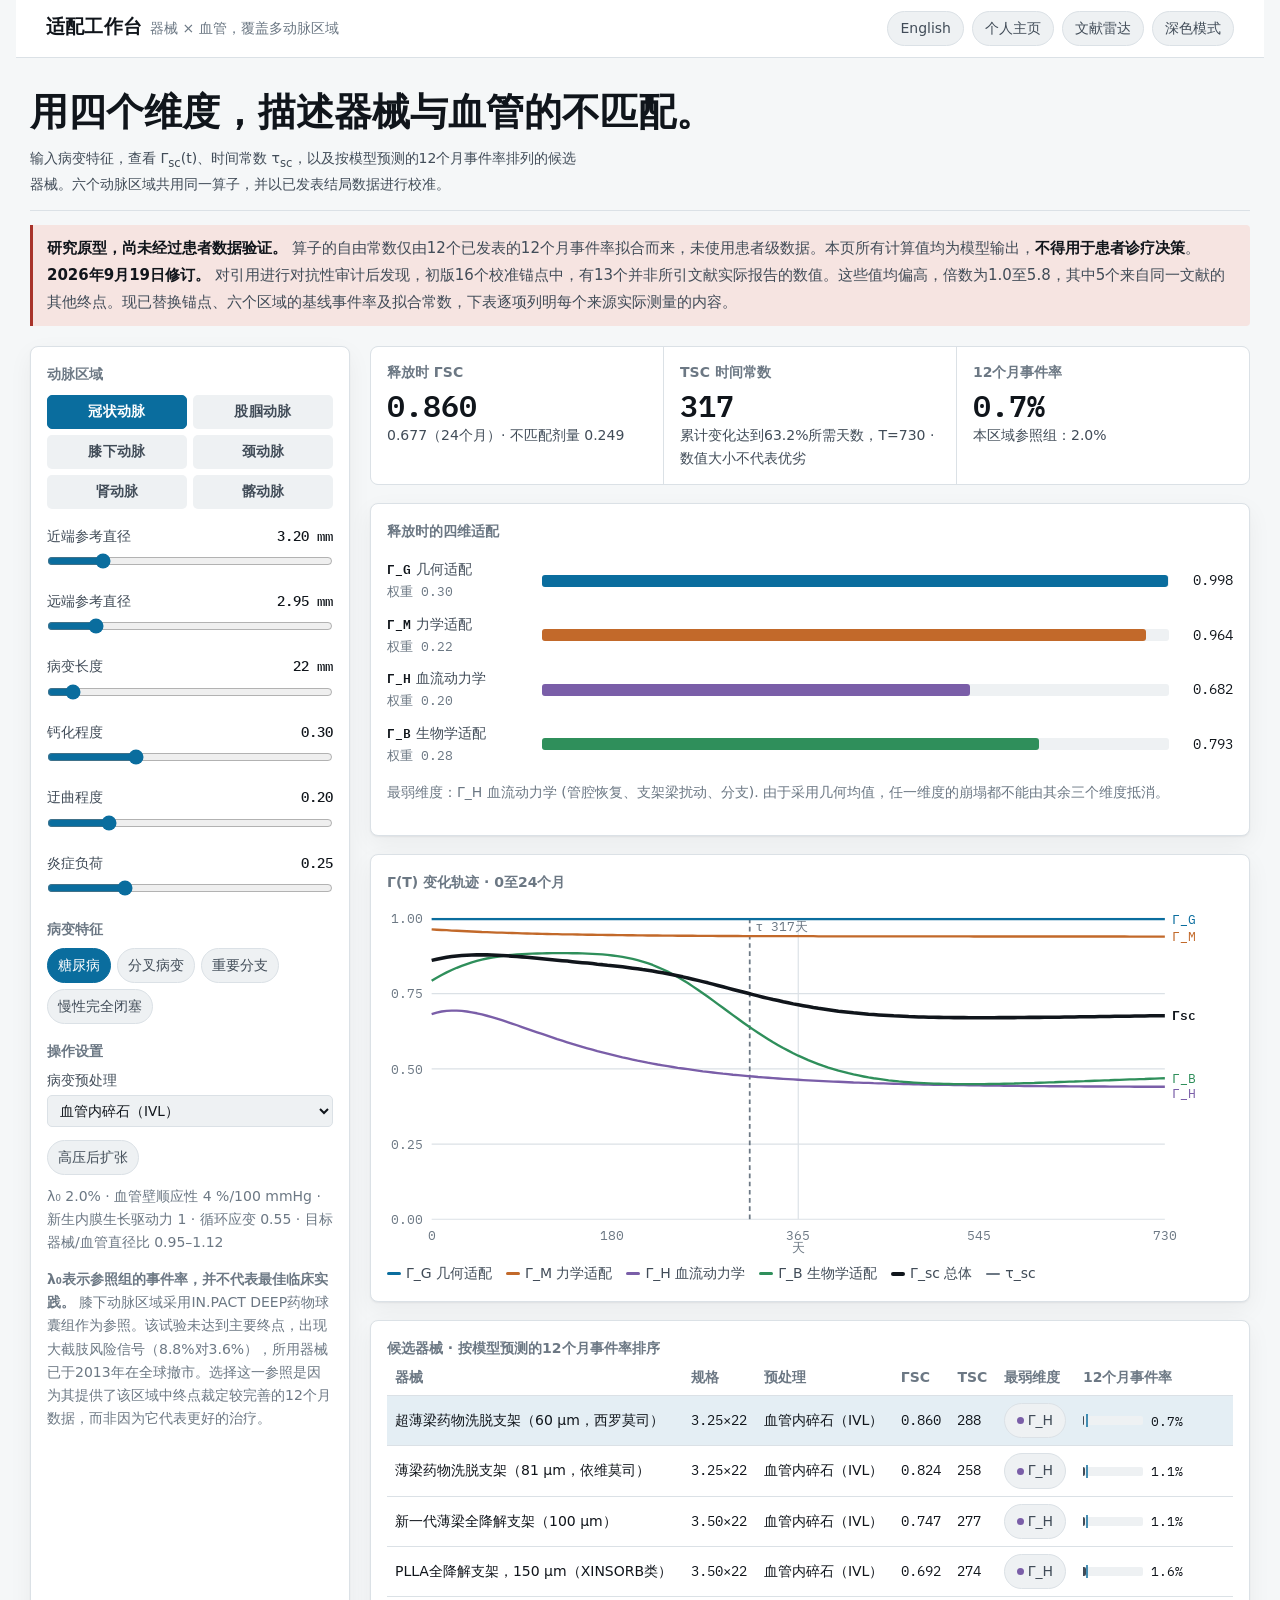
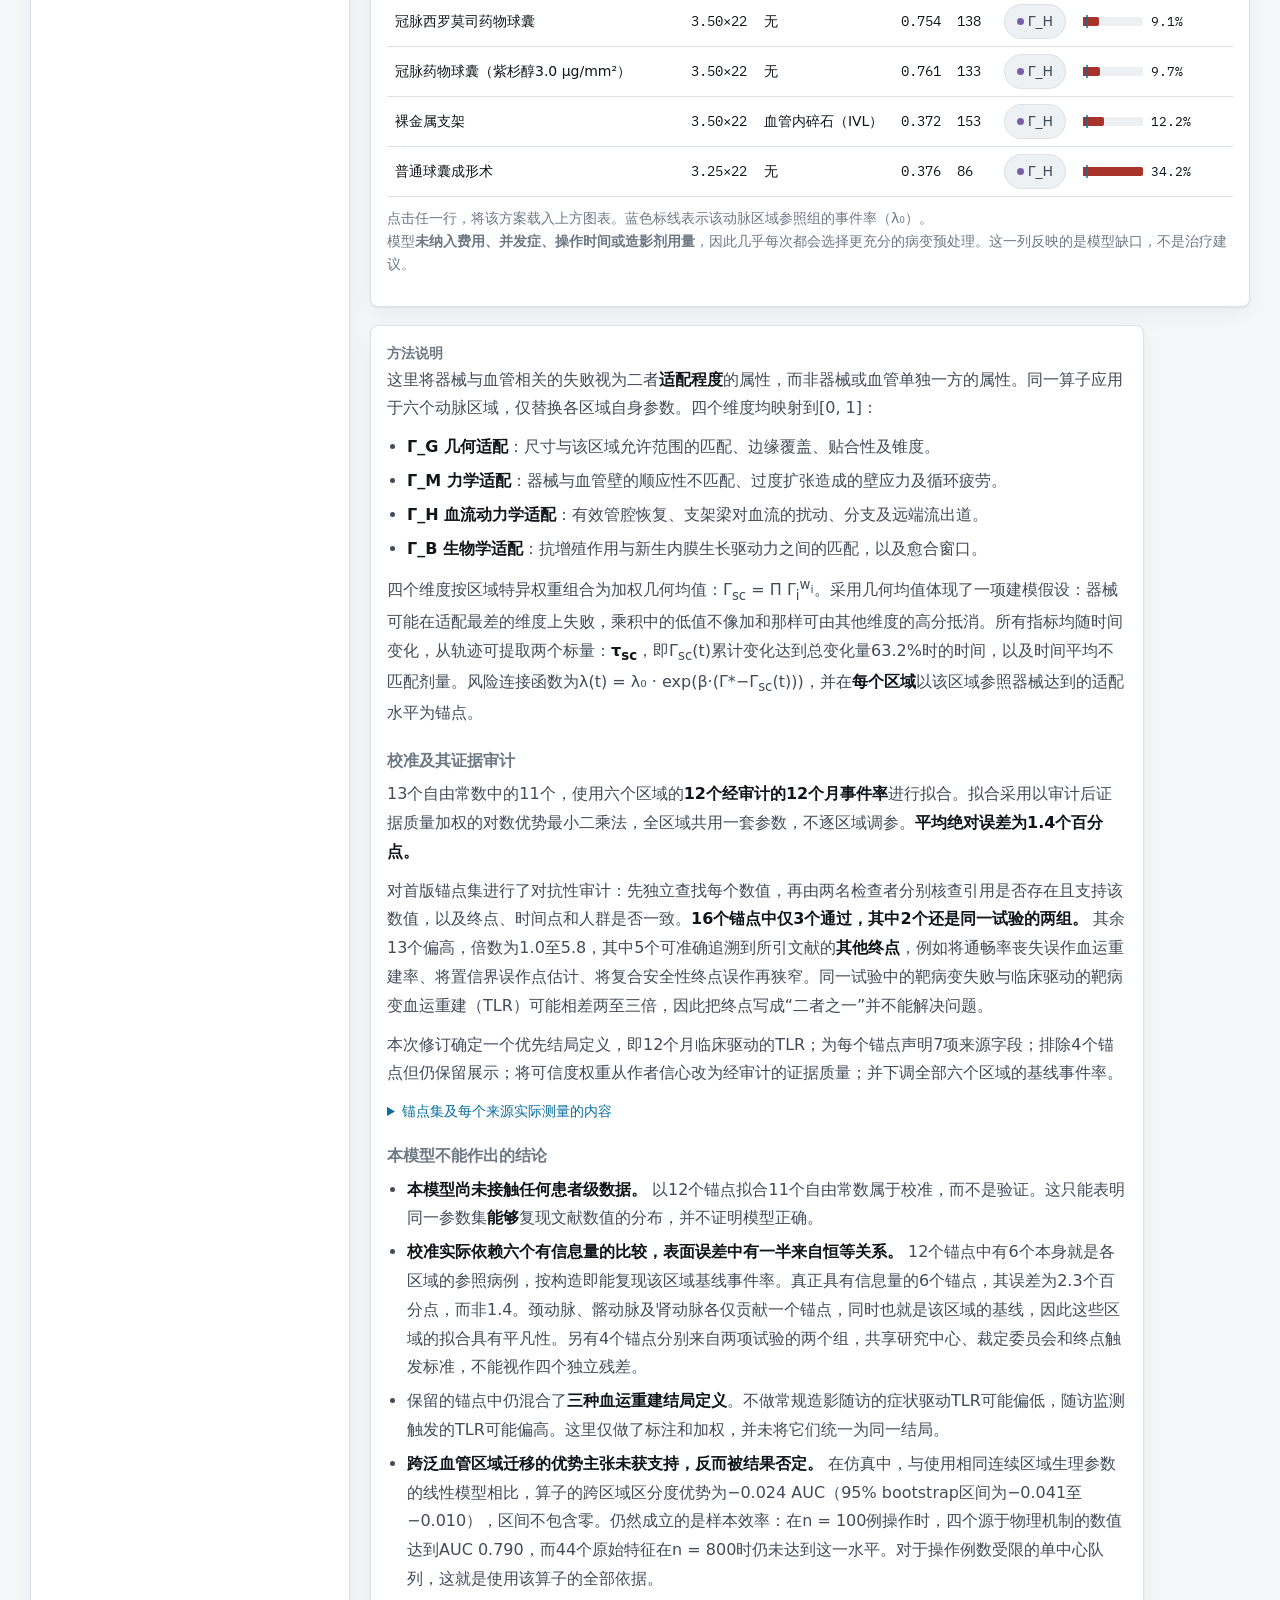
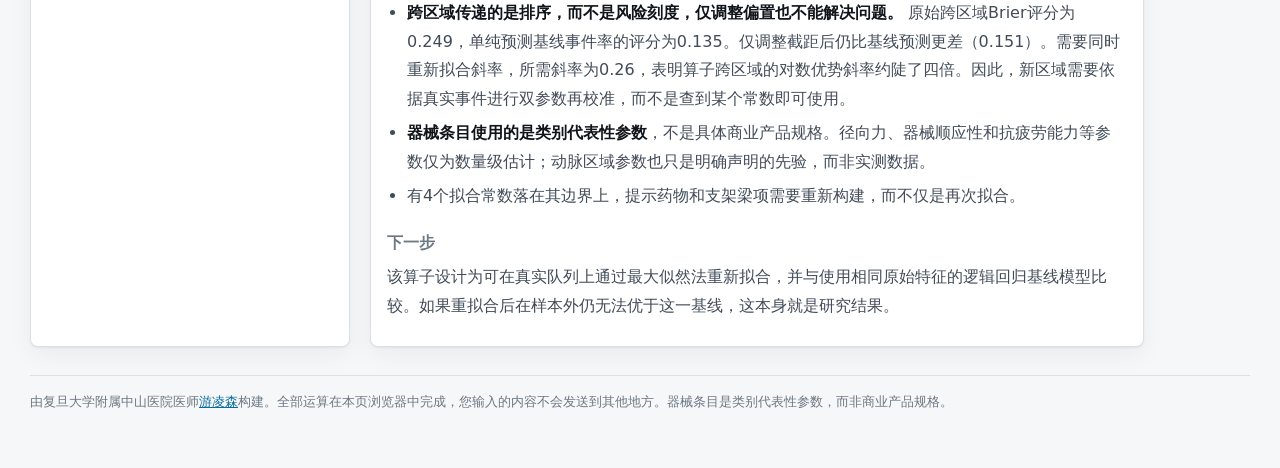
<file: zh/suitcordance/index.html>
<!DOCTYPE html>

<html lang="zh-CN">
<head>
<meta charset="utf-8"/>
<meta content="width=device-width, initial-scale=1" name="viewport"/>
<title>器械与血管适配工作台 | 游凌森</title>
<meta content="泛血管介入器械与血管适配研究原型：在六个动脉区域中计算四维适配指标、时间常数及候选器械排序。仅用于研究与方法探索，未经患者数据验证，不可用于临床决策。" name="description"/>
<meta content="index, follow" name="robots"/>
<meta content="Lingsen You" name="author"/>
<meta content="website" property="og:type"/>
<meta content="器械与血管适配工作台 | 游凌森" property="og:title"/>
<meta content="泛血管介入器械与血管适配研究原型：在六个动脉区域中计算四维适配指标、时间常数及候选器械排序。仅用于研究与方法探索，未经患者数据验证，不可用于临床决策。" property="og:description"/>
<meta content="#f5f7f8" name="theme-color"/>
<link href="data:image/svg+xml,%3Csvg xmlns='http://www.w3.org/2000/svg' viewBox='0 0 100 100'%3E%3Ctext y='.9em' font-size='88'%3E%F0%9F%A9%BA%3C/text%3E%3C/svg%3E" rel="icon"/>
<script>
  /* Theme is read before first paint, and shared with the radar page. */
  try {
    var t = localStorage.getItem("pv:theme");
    if (t === "dark" || t === "light") document.documentElement.setAttribute("data-theme", t);
  } catch (e) {}
</script>
<script type="application/ld+json">
{
  "@context": "https://schema.org",
  "@type": "WebApplication",
  "name": "器械与血管适配工作台",
  "url": "https://lingsenyou.com/zh/suitcordance/",
  "applicationCategory": "EducationalApplication",
  "operatingSystem": "Web",
  "description": "泛血管介入器械与血管适配研究原型：在六个动脉区域中计算四维适配指标、时间常数及候选器械排序。仅用于研究与方法探索，未经患者数据验证，不可用于临床决策。",
  "author": {
    "@type": "Person",
    "@id": "https://lingsenyou.com/#person",
    "name": "Lingsen You",
    "alternateName": [
      "Lucas You",
      "游凌森"
    ],
    "url": "https://lingsenyou.com/zh/",
    "description": "Lingsen You is a physician and interventional cardiologist at Zhongshan Hospital, Fudan University.",
    "jobTitle": [
      "Physician",
      "Interventional Cardiologist"
    ],
    "worksFor": {
      "@type": "MedicalOrganization",
      "name": "Zhongshan Hospital, Fudan University",
      "alternateName": "复旦大学附属中山医院"
    }
  },
  "isPartOf": {
    "@id": "https://lingsenyou.com/zh/#website"
  },
  "publisher": {
    "@id": "https://lingsenyou.com/#person"
  },
  "inLanguage": "zh-CN"
}
</script>
<style>
/* Original Google Fonts Latin subsets, self-hosted to avoid external font requests.
   Licenses and source URLs: ../assets/fonts/suitcordance/OFL.txt and SOURCES.txt. */
@font-face{font-family:"Barlow";font-style:normal;font-weight:400;font-display:swap;src:url("/assets/fonts/suitcordance/barlow-400-latin.woff2") format("woff2")}
@font-face{font-family:"Barlow";font-style:normal;font-weight:500;font-display:swap;src:url("/assets/fonts/suitcordance/barlow-500-latin.woff2") format("woff2")}
@font-face{font-family:"Barlow";font-style:normal;font-weight:600;font-display:swap;src:url("/assets/fonts/suitcordance/barlow-600-latin.woff2") format("woff2")}
@font-face{font-family:"Barlow Condensed";font-style:normal;font-weight:500;font-display:swap;src:url("/assets/fonts/suitcordance/barlow-condensed-500-latin.woff2") format("woff2")}
@font-face{font-family:"Barlow Condensed";font-style:normal;font-weight:600;font-display:swap;src:url("/assets/fonts/suitcordance/barlow-condensed-600-latin.woff2") format("woff2")}
@font-face{font-family:"Barlow Condensed";font-style:normal;font-weight:700;font-display:swap;src:url("/assets/fonts/suitcordance/barlow-condensed-700-latin.woff2") format("woff2")}
@font-face{font-family:"IBM Plex Mono";font-style:normal;font-weight:400;font-display:swap;src:url("/assets/fonts/suitcordance/ibm-plex-mono-400-latin.woff2") format("woff2")}
@font-face{font-family:"IBM Plex Mono";font-style:normal;font-weight:500;font-display:swap;src:url("/assets/fonts/suitcordance/ibm-plex-mono-500-latin.woff2") format("woff2")}
@font-face{font-family:"IBM Plex Mono";font-style:normal;font-weight:600;font-display:swap;src:url("/assets/fonts/suitcordance/ibm-plex-mono-600-latin.woff2") format("woff2")}
html{color-scheme:light dark}
body{margin:0}
img{max-width:100%}
[hidden]{display:none!important}
:root{
  --bg:#f5f7f8; --panel:#ffffff; --panel-2:#eef1f3;
  --ink:#10151b; --ink-2:#414c58; --muted:#6c7884; --hair:#dbe1e6;
  --accent:#0a6d9e; --accent-soft:#e4eef4;
  --axis-g:#0a6d9e; --axis-m:#c2692a; --axis-h:#7a5ea8; --axis-b:#2f8f5b;
  --alarm:#a8332a; --alarm-soft:#f6e4e1;
  --shadow:0 1px 2px rgba(16,21,27,.06), 0 8px 24px rgba(16,21,27,.05);
  --sans:"Barlow","PingFang SC","Microsoft YaHei",system-ui,sans-serif;
  --cond:"Barlow Condensed","PingFang SC","Microsoft YaHei",system-ui,sans-serif;
  --mono:"IBM Plex Mono",ui-monospace,SFMono-Regular,Menlo,monospace;
}
@media (prefers-color-scheme:dark){:root:not([data-theme="light"]){
  --bg:#14181d; --panel:#1b2027; --panel-2:#222831;
  --ink:#e7ebef; --ink-2:#b6c0ca; --muted:#8d98a5; --hair:#2b323b;
  --accent:#2e93c4; --accent-soft:#1c2c38;
  --axis-g:#2e93c4; --axis-m:#c87a35; --axis-h:#9179c4; --axis-b:#46a06b;
  --alarm:#d9756a; --alarm-soft:#33211f;
  --shadow:0 1px 2px rgba(0,0,0,.4), 0 8px 24px rgba(0,0,0,.3);
}}
:root[data-theme="dark"]{
  --bg:#14181d; --panel:#1b2027; --panel-2:#222831;
  --ink:#e7ebef; --ink-2:#b6c0ca; --muted:#8d98a5; --hair:#2b323b;
  --accent:#2e93c4; --accent-soft:#1c2c38;
  --axis-g:#2e93c4; --axis-m:#c87a35; --axis-h:#9179c4; --axis-b:#46a06b;
  --alarm:#d9756a; --alarm-soft:#33211f;
  --shadow:0 1px 2px rgba(0,0,0,.4), 0 8px 24px rgba(0,0,0,.3);
}
*{box-sizing:border-box}
body{background:var(--bg);color:var(--ink);font-family:var(--sans);font-size:15px;
  line-height:1.5;-webkit-font-smoothing:antialiased;padding:0 16px;margin:0}
.wrap{max-width:1220px;margin:0 auto;padding-block:20px 56px}
h1,h2,h3{margin:0;text-wrap:balance}
.eyebrow{font-family:var(--cond);text-transform:uppercase;letter-spacing:.10em;
  font-size:12px;font-weight:600;color:var(--muted)}
.num{font-family:var(--mono);font-variant-numeric:tabular-nums}

/* header */
header{display:flex;flex-wrap:wrap;align-items:baseline;gap:8px 16px;
  padding-block:8px 14px;border-bottom:1px solid var(--hair)}
header h1{font-family:var(--cond);font-size:clamp(26px,4.4vw,38px);font-weight:700;
  letter-spacing:.01em;line-height:1.05}
header .sub{color:var(--ink-2);font-size:14px;max-width:62ch}
.warn{margin-top:14px;display:flex;gap:10px;align-items:flex-start;
  background:var(--alarm-soft);border-left:3px solid var(--alarm);
  padding:10px 14px;font-size:13.5px;color:var(--ink-2);border-radius:0 4px 4px 0}
.warn b{color:var(--ink)}

/* layout */
.grid{display:grid;grid-template-columns:330px minmax(0,1fr);gap:20px;margin-top:20px}
@media (max-width:900px){.grid{grid-template-columns:1fr}}
.panel{background:var(--panel);border:1px solid var(--hair);border-radius:8px;
  padding:16px;box-shadow:var(--shadow)}
.stack{display:flex;flex-direction:column;gap:18px}

/* form */
.beds{display:grid;grid-template-columns:repeat(3,1fr);gap:6px;margin-bottom:16px}
.beds button{font-family:var(--cond);font-size:14px;font-weight:600;letter-spacing:.02em;
  padding:7px 4px;background:var(--panel-2);color:var(--ink-2);border:1px solid transparent;
  border-radius:5px;cursor:pointer;transition:background .12s,color .12s}
.beds button:hover{background:var(--accent-soft)}
.beds button[aria-pressed="true"]{background:var(--accent);color:#fff;border-color:var(--accent)}
.field{margin-bottom:13px}
.field label{display:flex;justify-content:space-between;align-items:baseline;
  font-size:12.5px;color:var(--ink-2);margin-bottom:3px;gap:8px}
.field label .v{font-family:var(--mono);font-size:12.5px;color:var(--ink);font-weight:500}
input[type=range]{width:100%;accent-color:var(--accent);margin:0}
.toggles{display:flex;flex-wrap:wrap;gap:6px;margin-top:4px}
.toggles button{font-size:12.5px;padding:5px 10px;border-radius:99px;cursor:pointer;
  background:var(--panel-2);color:var(--ink-2);border:1px solid var(--hair);font-family:var(--sans)}
.toggles button[aria-pressed="true"]{background:var(--accent);color:#fff;border-color:var(--accent)}
select{width:100%;font-family:var(--sans);font-size:13.5px;padding:6px 8px;
  background:var(--panel-2);color:var(--ink);border:1px solid var(--hair);border-radius:5px}
.hint{font-size:12px;color:var(--muted);margin-top:10px;line-height:1.45}

/* headline tiles */
.tiles{display:grid;grid-template-columns:repeat(3,1fr);gap:1px;background:var(--hair);
  border:1px solid var(--hair);border-radius:8px;overflow:hidden}
@media (max-width:560px){.tiles{grid-template-columns:1fr}}
.tile{background:var(--panel);padding:14px 16px}
.tile .k{font-family:var(--cond);text-transform:uppercase;letter-spacing:.09em;
  font-size:11.5px;font-weight:600;color:var(--muted)}
.tile .n{font-family:var(--mono);font-size:30px;font-weight:600;line-height:1.15;
  margin-top:3px;font-variant-numeric:tabular-nums}
.tile .d{font-size:12px;color:var(--ink-2);margin-top:2px}
.tile.risk .n.over{color:var(--alarm)}

/* axis bars */
.axrow{display:grid;grid-template-columns:118px minmax(0,1fr) 54px;align-items:center;
  gap:10px;padding:5px 0}
.axrow .name{font-size:13px;color:var(--ink-2)}
.axrow .name b{color:var(--ink);font-family:var(--mono);font-size:12.5px;margin-right:5px}
.track{height:12px;background:var(--panel-2);border-radius:3px;position:relative;overflow:hidden}
.bar{height:100%;border-radius:0 3px 3px 0}
.axrow .val{font-family:var(--mono);font-size:13px;text-align:right;font-variant-numeric:tabular-nums}
.wgt{font-family:var(--mono);font-size:10.5px;color:var(--muted)}

/* chart */
.chartbox{position:relative}
svg{display:block;width:100%;height:auto;overflow:visible}
.legend{display:flex;flex-wrap:wrap;gap:4px 14px;margin-top:8px;font-size:12px;color:var(--ink-2)}
.legend span{display:inline-flex;align-items:center;gap:5px}
.swatch{width:14px;height:3px;border-radius:2px;display:inline-block}
.tip{position:absolute;pointer-events:none;background:var(--panel);border:1px solid var(--hair);
  border-radius:5px;padding:7px 9px;font-size:12px;box-shadow:var(--shadow);min-width:132px;z-index:5}
.tip .r{display:flex;justify-content:space-between;gap:12px}
.tip .r b{font-family:var(--mono);font-weight:500}

/* table */
table{width:100%;border-collapse:collapse;font-size:13.5px}
th{font-family:var(--cond);text-transform:uppercase;letter-spacing:.07em;font-size:11.5px;
  font-weight:600;color:var(--muted);text-align:left;padding:6px 8px;border-bottom:1px solid var(--hair);
  white-space:nowrap}
td{padding:7px 8px;border-bottom:1px solid var(--hair);vertical-align:middle}
tbody tr.pick{background:var(--accent-soft)}
tbody tr{cursor:pointer}
tbody tr:hover{background:var(--panel-2)}
.chip{display:inline-flex;align-items:center;gap:4px;font-size:11.5px;padding:2px 7px;
  border-radius:99px;background:var(--panel-2);color:var(--ink-2);white-space:nowrap}
.dot{width:7px;height:7px;border-radius:50%;flex:none}
.rbar{height:9px;background:var(--panel-2);border-radius:2px;position:relative;min-width:60px}
.rbar i{position:absolute;left:0;top:0;bottom:0;background:var(--ink-2);border-radius:0 2px 2px 0}
.rbar i.over{background:var(--alarm)}
.rbar u{position:absolute;top:-2px;bottom:-2px;width:2px;background:var(--accent);opacity:.75}
.scroll{overflow-x:auto}

/* feedback */
.fbform{display:none;margin-top:12px;gap:10px;flex-direction:column}
.fbform.on{display:flex}
textarea{width:100%;font-family:var(--sans);font-size:13.5px;padding:8px;border-radius:5px;
  background:var(--panel-2);color:var(--ink);border:1px solid var(--hair);resize:vertical}
.btn{font-family:var(--sans);font-size:13.5px;font-weight:500;padding:8px 16px;border-radius:5px;
  border:1px solid var(--accent);background:var(--accent);color:#fff;cursor:pointer}
.btn.ghost{background:transparent;color:var(--accent)}
.btn:disabled{opacity:.5;cursor:default}
.row2{display:grid;grid-template-columns:1fr 1fr;gap:10px}
.cases{margin-top:12px;font-size:13px;color:var(--ink-2);display:flex;flex-direction:column;gap:7px}
.case{border-left:2px solid var(--hair);padding-left:10px}
.case .m{font-family:var(--mono);font-size:11.5px;color:var(--muted)}
footer{margin-top:28px;padding-top:16px;border-top:1px solid var(--hair);
  font-size:12.5px;color:var(--muted);line-height:1.6}
:focus-visible{outline:2px solid var(--accent);outline-offset:2px}
@media (prefers-reduced-motion:reduce){*{transition:none!important;animation:none!important}}
/* site chrome */
.topbar{border-bottom:1px solid var(--hair);background:var(--panel)}
.topbar .in{max-width:1220px;margin:0 auto;padding:11px 0;display:flex;align-items:baseline;
  justify-content:space-between;gap:14px;flex-wrap:wrap}
.brand b{font-family:var(--cond);font-size:19px;letter-spacing:.01em}
.brand small{color:var(--muted);font-size:12.5px;margin-left:8px}
.chips{display:flex;gap:8px}
.chip{font-family:var(--sans);font-size:13px;padding:5px 12px;border-radius:99px;cursor:pointer;
  background:var(--panel-2);color:var(--ink-2);border:1px solid var(--hair);text-decoration:none}
.chip:hover{background:var(--accent-soft);color:var(--accent)}
.prose{max-width:68ch}
.prose h3{font-family:var(--cond);text-transform:uppercase;letter-spacing:.08em;font-size:13px;
  color:var(--muted);margin:20px 0 6px}
.prose p{margin:0 0 10px;font-size:13.5px;color:var(--ink-2);line-height:1.62}
.prose li{font-size:13.5px;color:var(--ink-2);line-height:1.6;margin-bottom:5px}
.prose ul{margin:0 0 10px;padding-left:20px}
.prose b{color:var(--ink)}
details{margin-top:12px}
summary{cursor:pointer;font-size:13.5px;color:var(--accent);font-weight:500}
.anchors{width:100%;border-collapse:collapse;font-size:12.5px;margin-top:10px}
.anchors th{font-family:var(--cond);text-transform:uppercase;letter-spacing:.06em;font-size:11px}
.anchors td{padding:5px 8px}
.anchors td.s{color:var(--muted);font-size:11.5px;line-height:1.45}

/* Chinese localisation: typography only, no computational changes. */
:root{--sans:system-ui,-apple-system,"Segoe UI","Microsoft YaHei","PingFang SC",sans-serif;--cond:var(--sans)}
body{font-size:16px;line-height:1.65}
header h1{line-height:1.4;letter-spacing:0;max-width:24em}
.brand small{font-size:14px;letter-spacing:0}
.prose{max-width:76ch}.prose p,.prose li{font-size:16px;line-height:1.8}
.field label,.field label .v,.toggles button,.hint,.tile .k,.tile .d,.eyebrow,.axrow .name,.axrow .val,.legend,.tip,th,.chip,summary,.anchors th,.anchors td.s{font-size:14px;line-height:1.65;letter-spacing:0}
.prose h3{font-size:16px;letter-spacing:0}.warn{font-size:15px;line-height:1.8}
.anchors{font-size:14px}.wgt{font-size:13px}table{font-size:14px}
.beds{grid-template-columns:repeat(2,minmax(0,1fr))}.beds button{font-size:14px}
.grid{grid-template-columns:320px minmax(0,1fr)}
.axrow{grid-template-columns:145px minmax(0,1fr) 54px}
@media(max-width:900px){.grid{grid-template-columns:1fr}}
@media(max-width:560px){.axrow{grid-template-columns:130px minmax(0,1fr) 48px;gap:6px}.brand small{display:block}.topbar .in{gap:12px}.anchors{min-width:900px}}
</style>
<meta content="https://lingsenyou.com/zh/suitcordance/" property="og:url"/><meta content="zh_CN" property="og:locale"/><link href="https://lingsenyou.com/zh/suitcordance/" rel="canonical"/>
<link href="https://lingsenyou.com/suitcordance/" hreflang="en" rel="alternate"/>
<link href="https://lingsenyou.com/zh/suitcordance/" hreflang="zh-Hans" rel="alternate"/>
<link href="https://lingsenyou.com/suitcordance/" hreflang="x-default" rel="alternate"/>
<style>.grid > *{min-width:0}@media(max-width:900px){.grid{grid-template-columns:minmax(0,1fr)}}</style></head>
<body>
<div class="topbar"><div class="in" style="padding-left:16px;padding-right:16px">
<div class="brand"><b>适配工作台</b><small>器械 × 血管，覆盖多动脉区域</small></div>
<div class="chips"><a class="chip" href="/suitcordance/" lang="en">English</a>
<a class="chip" href="/zh/">个人主页</a>
<a class="chip" href="/zh/panvascular/">文献雷达</a>
<button aria-pressed="false" class="chip" id="themeBtn" type="button">深色模式</button>
</div>
</div></div>
<div class="wrap">
<header>
<h1>用四个维度，描述器械与血管的不匹配。</h1>
<div class="sub">输入病变特征，查看 Γ<sub>sc</sub>(t)、时间常数 τ<sub>sc</sub>，以及按模型预测的12个月事件率排列的候选器械。六个动脉区域共用同一算子，并以已发表结局数据进行校准。</div>
</header>
<div class="warn">
<div><b>研究原型，尚未经过患者数据验证。</b> 算子的自由常数仅由12个已发表的12个月事件率拟合而来，未使用患者级数据。本页所有计算值均为模型输出，<b>不得用于患者诊疗决策</b>。<br/><b>2026年9月19日修订。</b> 对引用进行对抗性审计后发现，初版16个校准锚点中，有13个并非所引文献实际报告的数值。这些值均偏高，倍数为1.0至5.8，其中5个来自同一文献的其他终点。现已替换锚点、六个区域的基线事件率及拟合常数，下表逐项列明每个来源实际测量的内容。</div>
</div>
<div class="grid">
<aside class="panel">
<div class="eyebrow" style="margin-bottom:8px">动脉区域</div>
<div class="beds" id="beds"></div>
<div class="field"><label>近端参考直径 <span class="v" id="lp">—</span></label>
<input id="d_prox" max="11" min="1.5" step="0.05" type="range"/></div>
<div class="field"><label>远端参考直径 <span class="v" id="ld">—</span></label>
<input id="d_dist" max="11" min="1.5" step="0.05" type="range"/></div>
<div class="field"><label>病变长度 <span class="v" id="ll">—</span></label>
<input id="length" max="260" min="5" step="1" type="range"/></div>
<div class="field"><label>钙化程度 <span class="v" id="lc">—</span></label>
<input id="calcium" max="1" min="0" step="0.02" type="range"/></div>
<div class="field"><label>迂曲程度 <span class="v" id="lt">—</span></label>
<input id="tortuosity" max="1" min="0" step="0.02" type="range"/></div>
<div class="field"><label>炎症负荷 <span class="v" id="li">—</span></label>
<input id="inflammation" max="1" min="0" step="0.02" type="range"/></div>
<div class="field" id="runoffField"><label>远端流出道 <span class="v" id="lr">—</span></label>
<input id="runoff" max="3" min="0" step="1" type="range"/></div>
<div class="eyebrow" style="margin:14px 0 6px">病变特征</div>
<div class="toggles" id="flags"></div>
<div class="eyebrow" style="margin:16px 0 6px">操作设置</div>
<div class="field"><label for="prep">病变预处理</label><select id="prep"></select></div>
<div class="toggles"><button aria-pressed="false" id="postdil">高压后扩张</button></div>
<p class="hint" id="bednote"></p>
<p class="hint" style="margin-top:6px"><b>λ₀表示参照组的事件率，并不代表最佳临床实践。</b> 膝下动脉区域采用IN.PACT DEEP药物球囊组作为参照。该试验未达到主要终点，出现大截肢风险信号（8.8%对3.6%），所用器械已于2013年在全球撤市。选择这一参照是因为其提供了该区域中终点裁定较完善的12个月数据，而非因为它代表更好的治疗。</p>
</aside>
<main class="stack">
<div class="tiles">
<div class="tile"><div class="k">释放时 Γsc</div><div class="n" id="t_g0">—</div>
<div class="d" id="t_g0d">四维指标的加权几何均值</div></div>
<div class="tile"><div class="k">τsc 时间常数</div><div class="n" id="t_tau">—</div>
<div class="d" id="t_taud">不匹配的特征时间</div></div>
<div class="tile risk"><div class="k">12个月事件率</div><div class="n" id="t_risk">—</div>
<div class="d" id="t_riskd">—</div></div>
</div>
<section class="panel">
<h2 class="eyebrow">释放时的四维适配</h2>
<div id="axes" style="margin-top:10px"></div>
<p class="hint" id="axhint"></p>
</section>
<section class="panel">
<h2 class="eyebrow">Γ(t) 变化轨迹 · 0至24个月</h2>
<div class="chartbox" id="chartbox" style="margin-top:8px">
<svg aria-label="四维适配与总体适配程度的两年变化轨迹" id="chart" role="img" viewbox="0 0 720 300"></svg>
<div class="tip" hidden="" id="tip"></div>
</div>
<div class="legend" id="legend"></div>
</section>
<section class="panel">
<h2 class="eyebrow">候选器械 · 按模型预测的12个月事件率排序</h2>
<div class="scroll"><table id="shortlist">
<thead><tr><th>器械</th><th>规格</th><th>预处理</th><th>Γsc</th><th>τsc</th>
<th>最弱维度</th><th style="width:158px">12个月事件率</th></tr></thead>
<tbody></tbody></table></div>
<p class="hint">点击任一行，将该方案载入上方图表。蓝色标线表示该动脉区域参照组的事件率（λ₀）。<br/>模型<b>未纳入费用、并发症、操作时间或造影剂用量</b>，因此几乎每次都会选择更充分的病变预处理。这一列反映的是模型缺口，不是治疗建议。</p>
</section>
<section class="panel prose">
<h2 class="eyebrow">方法说明</h2>
<p>这里将器械与血管相关的失败视为二者<b>适配程度</b>的属性，而非器械或血管单独一方的属性。同一算子应用于六个动脉区域，仅替换各区域自身参数。四个维度均映射到[0, 1]：</p>
<ul>
<li><b>Γ_G 几何适配</b>：尺寸与该区域允许范围的匹配、边缘覆盖、贴合性及锥度。</li>
<li><b>Γ_M 力学适配</b>：器械与血管壁的顺应性不匹配、过度扩张造成的壁应力及循环疲劳。</li>
<li><b>Γ_H 血流动力学适配</b>：有效管腔恢复、支架梁对血流的扰动、分支及远端流出道。</li>
<li><b>Γ_B 生物学适配</b>：抗增殖作用与新生内膜生长驱动力之间的匹配，以及愈合窗口。</li>
</ul>
<p>四个维度按区域特异权重组合为加权几何均值：Γ<sub>sc</sub> = Π Γ<sub>i</sub><sup>w<sub>i</sub></sup>。采用几何均值体现了一项建模假设：器械可能在适配最差的维度上失败，乘积中的低值不像加和那样可由其他维度的高分抵消。所有指标均随时间变化，从轨迹可提取两个标量：<b>τ<sub>sc</sub></b>，即Γ<sub>sc</sub>(t)累计变化达到总变化量63.2%时的时间，以及时间平均不匹配剂量。风险连接函数为λ(t) = λ₀ · exp(β·(Γ*−Γ<sub>sc</sub>(t)))，并在<b>每个区域</b>以该区域参照器械达到的适配水平为锚点。</p>
<h3>校准及其证据审计</h3>
<p>13个自由常数中的11个，使用六个区域的<b>12个经审计的12个月事件率</b>进行拟合。拟合采用以审计后证据质量加权的对数优势最小二乘法，全区域共用一套参数，不逐区域调参。<b>平均绝对误差为1.4个百分点。</b></p>
<p>对首版锚点集进行了对抗性审计：先独立查找每个数值，再由两名检查者分别核查引用是否存在且支持该数值，以及终点、时间点和人群是否一致。<b>16个锚点中仅3个通过，其中2个还是同一试验的两组。</b> 其余13个偏高，倍数为1.0至5.8，其中5个可准确追溯到所引文献的<b>其他终点</b>，例如将通畅率丧失误作血运重建率、将置信界误作点估计、将复合安全性终点误作再狭窄。同一试验中的靶病变失败与临床驱动的靶病变血运重建（TLR）可能相差两至三倍，因此把终点写成“二者之一”并不能解决问题。</p>
<p>本次修订确定一个优先结局定义，即12个月临床驱动的TLR；为每个锚点声明7项来源字段；排除4个锚点但仍保留展示；将可信度权重从作者信心改为经审计的证据质量；并下调全部六个区域的基线事件率。</p>
<details>
<summary>锚点集及每个来源实际测量的内容</summary>
<div class="scroll"><table class="anchors"><thead><tr><th>锚点</th><th>区域</th><th>观测值</th><th>预测值</th><th>Γsc</th><th>终点定义</th><th>触发规则</th><th>分析单位</th><th>观察窗口</th><th>可信度权重</th></tr></thead><tbody>
<tr><td>COR-DES-modern</td><td>冠状动脉</td><td class="num">2.0%</td><td class="num">2.2%</td><td class="num">0.783</td><td>CD-TLR</td><td>临床</td><td>患者</td><td class="num">365 d</td><td class="num">0.90</td></tr><tr><td class="s" colspan="10">Kandzari DE, Mauri L, Koolen JJ, et al; BIOFLOW V Investigators. Ultrathin, bioresorbable polymer sirolimus-eluting stents versus thin, durable polymer everolimus-eluting stents in patients undergoing coronary revascularisation (BIOFLOW V). Lancet 2017;390(10105):1843-1852.<br/>首版锚点为4.5%，但BIOFLOW V任何组、任何终点均未报告此值。该试验CD-TLR为2.0%，TLF为6.2%。还应注意，队列中74%为ACC/AHA B2/C病变、51%为ACS、35%合并糖尿病，因此它锚定的是当代全人群，而不是旧锚点所声称的简单病变亚组。上方病变设定已调整为与试验一致，而非反向修改试验信息。</td></tr>
<tr><td>COR-BRS-plla</td><td>冠状动脉</td><td class="num">3.0%</td><td class="num">1.7%</td><td class="num">0.702</td><td>CD-TLR</td><td>临床</td><td>患者</td><td class="num">365 d</td><td class="num">0.90</td></tr><tr><td class="s" colspan="10">Ellis SG, Kereiakes DJ, Metzger DC, et al; ABSORB III Investigators. Everolimus-eluting bioresorbable scaffolds for coronary artery disease. N Engl J Med 2015;373(20):1905-1915.<br/>ABSORB III同时报告了1年TLF 7.8%和缺血驱动TLR 3.0%。旧锚点使用7.8%；按CD-TLR规则应为3.0%，因为该试验TLF主要由围术期靶血管心肌梗死（6.0%）构成，而非血运重建。所用器械为第一代Absorb（157 um），已于2017年撤市。这是1年结果，不能说明该试验后来发现的第1至3年额外风险。</td></tr>
<tr><td>COR-BMS</td><td>冠状动脉</td><td class="num">9.8%</td><td class="num">9.6%</td><td class="num">0.471</td><td>CD-TLR</td><td>临床</td><td>患者</td><td class="num">390 d</td><td class="num">0.75</td></tr><tr><td class="s" colspan="10">Urban P, Meredith IT, Abizaid A, et al; LEADERS FREE Investigators. Polymer-free drug-coated coronary stents in patients at high bleeding risk. N Engl J Med 2015;373(21):2038-2047.<br/>旧锚点为16%，来自20世纪90年代要求常规造影随访的裸金属支架试验；由“眼见狭窄即干预”反射引起的TLR是不同结局，不能放入CD-TLR列。观察窗口为390天，而非365天。人群为高出血风险患者，平均年龄75.7岁，DAPT仅1个月，无方案规定的造影随访。因此该值更适合作为裸金属支架CD-TLR的下限，而非一般性数值。相似设计的LEADERS FREE III报告10.6%，支持约10%而非约16%。</td></tr>
<tr><td>COR-POBA</td><td>冠状动脉</td><td class="num">17.0%</td><td class="num">22.9%</td><td class="num">0.433</td><td>症状驱动TLR</td><td>临床</td><td>患者</td><td class="num">365 d</td><td class="num">0.55</td></tr><tr><td class="s" colspan="10">George CJ, Baim DS, Brinker JA, et al. One-year follow-up of the Stent Restenosis (STRESS I) Study. Am J Cardiol 1998;81(7):860-865.<br/>旧锚点32%实际上是同一试验支架组6个月的造影再狭窄率，组别、终点和时间点均有误。球囊组1年症状驱动TLR为17%。试验于1991至1993年纳入血管直径≥3.0 mm的局限性病变。不做常规造影的“症状驱动”规则，可能使结果低于现代CEC裁定的CD-TLR，与下方监测驱动锚点的偏差方向相反。它与外周血管锚点之间还存在22年的时代差异，不能视作干净的跨区域比较。</td></tr>
<tr><td>SFA-DCB</td><td>股腘动脉</td><td class="num">2.4%</td><td class="num">2.5%</td><td class="num">0.740</td><td>CD-TLR</td><td>临床</td><td>患者</td><td class="num">365 d</td><td class="num">1.00</td></tr><tr><td class="s" colspan="10">Tepe G, Laird J, Schneider P, et al; IN.PACT SFA Trial Investigators. Drug-coated balloon versus standard percutaneous transluminal angioplasty for the treatment of superficial femoral and popliteal peripheral artery disease: 12-month results from the IN.PACT SFA randomized trial. Circulation 2015;131(5):495-502.<br/>通过审计，数值未变。与下方SFA-POBA共享同一试验、研究中心、CEC和CD-TLR触发定义；它们是两组，而非两个独立锚点。</td></tr>
<tr><td>SFA-POBA</td><td>股腘动脉</td><td class="num">20.6%</td><td class="num">16.7%</td><td class="num">0.402</td><td>CD-TLR</td><td>临床</td><td>患者</td><td class="num">365 d</td><td class="num">1.00</td></tr><tr><td class="s" colspan="10">Tepe G, Laird J, Schneider P, et al; IN.PACT SFA Trial Investigators. Circulation 2015;131(5):495-502.<br/>通过审计，数值未变。同组的主要通畅率丧失为47.6%；若在此替换终点，就会错误得到这一数值。</td></tr>
<tr><td>SFA-nitinol</td><td>股腘动脉</td><td class="num">12.7%</td><td class="num">12.8%</td><td class="num">0.333</td><td>TLR</td><td>临床</td><td>患者</td><td class="num">365 d</td><td class="num">0.70</td></tr><tr><td class="s" colspan="10">Laird JR, Katzen BT, Scheinert D, et al; RESILIENT Investigators. Nitinol stent implantation versus balloon angioplasty for lesions in the superficial femoral and proximal popliteal arteries of patients with claudication. Circ Cardiovasc Interv 2010;3(3):267-276.<br/>12个月免于TLR率为87.3%，即TLR为12.7%。论文未使用“临床驱动”一词，因此这是全因TLR，是CD-TLR的上界，并非相同结局。</td></tr>
<tr><td>BTK-DCB</td><td>膝下动脉</td><td class="num">9.2%</td><td class="num">11.0%</td><td class="num">0.498</td><td>CD-TLR</td><td>临床</td><td>患者</td><td class="num">365 d</td><td class="num">0.70</td></tr><tr><td class="s" colspan="10">Zeller T, Baumgartner I, Scheinert D, et al; IN.PACT DEEP Trial Investigators. Drug-eluting balloon versus standard balloon angioplasty for infrapopliteal arterial revascularization in critical limb ischemia: 12-month results from the IN.PACT DEEP randomized trial. J Am Coll Cardiol 2014;64(15):1568-1576.<br/>旧锚点12%是该试验两组数值（9.2和13.1）的中点。两组取平均不能作为锚点。IN.PACT DEEP为阴性试验：未达主要有效性终点，与普通球囊相比无获益，出现大截肢风险信号（8.8%对3.6%，p = 0.080），IN.PACT Amphirion于2013年11月全球撤市。使用该组是因为其为该区域终点裁定较完善的12个月CD-TLR数据，而非最佳治疗，lambda0(btk)也继承这一局限。人群为Rutherford 4至6级CLI，死亡和大截肢与血运重建构成竞争事件，可能因与器械血管适配无关的原因拉低CD-TLR。</td></tr>
<tr><td>BTK-POBA</td><td>膝下动脉</td><td class="num">13.1%</td><td class="num">17.5%</td><td class="num">0.233</td><td>CD-TLR</td><td>临床</td><td>患者</td><td class="num">365 d</td><td class="num">0.70</td></tr><tr><td class="s" colspan="10">Zeller T, Baumgartner I, Scheinert D, et al; IN.PACT DEEP Trial Investigators. J Am Coll Cardiol 2014;64(15):1568-1576.<br/>旧锚点25%，实际值为13.1%（14/107）。与BTK-DCB来自同一试验。</td></tr>
<tr><td>CAR-stent</td><td>颈动脉</td><td class="num">0.6%</td><td class="num">0.6%</td><td class="num">0.547</td><td>CD-TLR</td><td>临床</td><td>患者</td><td class="num">365 d</td><td class="num">0.60</td></tr><tr><td class="s" colspan="10">Rosenfield K, Matsumura JS, Chaturvedi S, et al; ACT I Investigators. Randomized trial of stent versus surgery for asymptomatic carotid stenosis. N Engl J Med 2016;374(11):1011-1020.<br/>旧锚点3.5%是ACT I的主要复合安全性终点（30天死亡/卒中/心肌梗死加1年同侧卒中）。该论文没有出现“再狭窄”一词。真正的CD-TLR为0.6%。如此低的数值与零难以区分，几乎不提供信息；颈动脉可能无法在CD-TLR尺度上进行有效校准，因为其有信息量的终点是超声再狭窄。因此降低了权重，该区域的拟合具有平凡性。</td></tr>
<tr><td>ILIAC-stent</td><td>髂动脉</td><td class="num">2.8%</td><td class="num">2.9%</td><td class="num">0.513</td><td>CD-TLR</td><td>临床</td><td>患者</td><td class="num">365 d</td><td class="num">0.70</td></tr><tr><td class="s" colspan="10">Krankenberg H, Zeller T, Ingwersen M, et al. Self-expanding versus balloon-expandable stents for iliac artery occlusive disease: the randomized ICE trial. JACC Cardiovasc Interv 2017;10(16):1694-1704.<br/>旧锚点4.5%是CD-TLR（2.8%）和超声再狭窄（6.1%）的中点。这是该区域唯一锚点，因此拟合具有平凡性。</td></tr>
<tr><td>RENAL-stent</td><td>肾动脉</td><td class="num">5.9%</td><td class="num">5.9%</td><td class="num">0.466</td><td>CD-TLR</td><td>临床</td><td>病变</td><td class="num">312 d</td><td class="num">0.45</td></tr><tr><td class="s" colspan="10">US FDA Center for Devices and Radiological Health. Summary of Safety and Effectiveness Data, PMA P110001, RX Herculink Elite Renal Stent System (HERCULES trial). 2011. SSED Table 14.<br/>旧锚点14%实际上是9个月二分类再狭窄率的单侧95%置信上限（点估计10.5%）。截至312天，临床指征驱动TLR为5.9%（95% CI 2.6至9.2）。此资料完全没有12个月血运重建终点；12个月随访收集的是血压、药物、不良事件和肌酐。分析按病变（241处病变、202名受试者），并非按患者；SSED和IFU也是同一数据集，而非两个来源。权重较低，该区域拟合具有平凡性。</td></tr>
<tr style="opacity:.55"><td>COR-undersized <em>（已排除）</em></td><td>冠状动脉</td><td class="num">3.9%</td><td class="num">(4.5%)</td><td class="num">0.584</td><td>TVF</td><td>临床</td><td>血管</td><td class="num">365 d</td><td class="num">0.00</td></tr><tr style="opacity:.55"><td class="s" colspan="10">Lee SH, Jin X, Lee YJ, et al. Validation of intravascular ultrasound-defined optimal stent expansion criteria for favorable 1-year clinical outcomes. JACC Cardiovasc Interv 2025;18(18):2197-2205.<br/>已排除。旧锚点20%为作者估计。现有最佳来源存在三重不一致：终点是血管级TVF（含非靶病变TVR）；研究对象是绝对MSA 5.5 mm²阈值下的支架扩张不足，而非直径选择偏小，且绝对阈值混淆了尺寸误差与小血管；器械为混合第二代DES，而非超薄梁类别。仅保留为未经正式征询的作者先验。</td></tr>
<tr style="opacity:.55"><td>SFA-long-bare <em>（已排除）</em></td><td>股腘动脉</td><td class="num">31.8%</td><td class="num">(60.4%)</td><td class="num">0.038</td><td>TLR</td><td>方案规定的随访监测</td><td>患者</td><td class="num">365 d</td><td class="num">0.00</td></tr><tr style="opacity:.55"><td class="s" colspan="10">Bosiers M, Deloose K, Callaert J, et al. Results of the Protege EverFlex 200-mm-long nitinol stent (ev3) in TASC C and D femoropopliteal lesions (DURABILITY-200). J Vasc Surg 2011;54(4):1042-1050.<br/>已从拟合中排除。旧锚点0.350 = 100 − 64.8，来源是主要通畅率丧失，而非TLR。可用的TLR（31.8%）由方案规定的超声随访（PSVR &gt; 2.4）触发，无独立裁定，因此通过与其他锚点不同的机制形成CD-TLR上界。平均病变长度242 mm，27%累及腘动脉，29%为CLI，单组、两中心。</td></tr>
<tr style="opacity:.55"><td>COR-DES-complex <em>（已排除）</em></td><td>冠状动脉</td><td class="num">5.7%</td><td class="num">(1.9%)</td><td class="num">0.806</td><td>TLF</td><td>临床</td><td>患者</td><td class="num">365 d</td><td class="num">0.00</td></tr><tr style="opacity:.55"><td class="s" colspan="10">Park SH, Han JK, Yang S, et al. Biodegradable polymer versus polymer-free ultrathin sirolimus-eluting stents in complex PCI (HOST-IDEA post hoc). J Am Heart Assoc 2026;15(5):e043441.<br/>已从拟合中排除。旧锚点12%为作者估计。真实数值为TLF复合终点（5.7%），而非CD-TLR，来自336名复杂PCI患者、19个事件的事后倾向匹配亚组，风险比置信上限达11.26。保留用于敏感性分析，不用于主要拟合。</td></tr>
<tr style="opacity:.55"><td>COR-DCB-small <em>（已排除）</em></td><td>冠状动脉</td><td class="num">4.4%</td><td class="num">(6.1%)</td><td class="num">0.779</td><td>TLF</td><td>临床</td><td>患者</td><td class="num">365 d</td><td class="num">0.00</td></tr><tr style="opacity:.55"><td class="s" colspan="10">Tang Y, Qiao S, Su X, et al; RESTORE SVD China Investigators. Drug-coated balloon versus drug-eluting stent for small-vessel disease: the RESTORE SVD China randomized trial. JACC Cardiovasc Interv 2018;11(23):2381-2392.<br/>已从拟合中排除。旧锚点8%为作者估计。真实数值为4.4% TLF，约为116名患者中5个事件，属于一项以9个月节段内直径狭窄百分比为主要效能依据的试验的次要终点，病变还经过成功预扩张筛选。保留用于敏感性分析。</td></tr>
</tbody></table></div>
<p class="hint" style="margin-top:8px">每个锚点均标注原文实际报告的终点。早期版本未这样做，导致16个数值中13个有误。优先采用的结局定义是12个月<b>临床驱动的靶病变血运重建</b>；报告全因或症状驱动TLR的锚点均单独标明并降低权重。另有4个锚点未纳入拟合，但保留在表中，以公开呈现排除内容。可信度权重表示审计后的证据质量，而非作者信心。</p>
</details>
<h3>本模型不能作出的结论</h3>
<ul>
<li><b>本模型尚未接触任何患者级数据。</b> 以12个锚点拟合11个自由常数属于校准，而不是验证。这只能表明同一参数集<b>能够</b>复现文献数值的分布，并不证明模型正确。</li>
<li><b>校准实际依赖六个有信息量的比较，表面误差中有一半来自恒等关系。</b> 12个锚点中有6个本身就是各区域的参照病例，按构造即能复现该区域基线事件率。真正具有信息量的6个锚点，其误差为2.3个百分点，而非1.4。颈动脉、髂动脉及肾动脉各仅贡献一个锚点，同时也就是该区域的基线，因此这些区域的拟合具有平凡性。另有4个锚点分别来自两项试验的两个组，共享研究中心、裁定委员会和终点触发标准，不能视作四个独立残差。</li>
<li>保留的锚点中仍混合了<b>三种血运重建结局定义</b>。不做常规造影随访的症状驱动TLR可能偏低，随访监测触发的TLR可能偏高。这里仅做了标注和加权，并未将它们统一为同一结局。</li>
<li><b>跨泛血管区域迁移的优势主张未获支持，反而被结果否定。</b> 在仿真中，与使用相同连续区域生理参数的线性模型相比，算子的跨区域区分度优势为−0.024 AUC（95% bootstrap区间为−0.041至−0.010），区间不包含零。仍然成立的是样本效率：在n = 100例操作时，四个源于物理机制的数值达到AUC 0.790，而44个原始特征在n = 800时仍未达到这一水平。对于操作例数受限的单中心队列，这就是使用该算子的全部依据。</li>
<li><b>跨区域传递的是排序，而不是风险刻度，仅调整偏置也不能解决问题。</b> 原始跨区域Brier评分为0.249，单纯预测基线事件率的评分为0.135。仅调整截距后仍比基线预测更差（0.151）。需要同时重新拟合斜率，所需斜率为0.26，表明算子跨区域的对数优势斜率约陡了四倍。因此，新区域需要依据真实事件进行双参数再校准，而不是查到某个常数即可使用。</li>
<li><b>器械条目使用的是类别代表性参数</b>，不是具体商业产品规格。径向力、器械顺应性和抗疲劳能力等参数仅为数量级估计；动脉区域参数也只是明确声明的先验，而非实测数据。</li>
<li>有4个拟合常数落在其边界上，提示药物和支架梁项需要重新构建，而不仅是再次拟合。</li>
</ul>
<h3>下一步</h3>
<p>该算子设计为可在真实队列上通过最大似然法重新拟合，并与使用相同原始特征的逻辑回归基线模型比较。如果重拟合后在样本外仍无法优于这一基线，这本身就是研究结果。</p>
</section>
</main>
</div>
<footer>由复旦大学附属中山医院医师<a href="/zh/" style="color:var(--accent)">游凌森</a>构建。全部运算在本页浏览器中完成，您输入的内容不会发送到其他地方。器械条目是类别代表性参数，而非商业产品规格。</footer>
</div>
<script>const MODEL = {"theta":{"s_under":0.24999999999999997,"s_over":0.11,"k_comp":0.05000000000000001,"k_stress":1.217590899372163,"k_fat":11.999999310598529,"drug_K":0.10000000000000002,"k_short":13.999999999999998,"need_scale":1.7672203099905732,"k_lumen":0.1481197551583594,"k_strut":1.9999999999999998,"nih_max_um":299.99999198414577,"beta":6.14905607326079,"gamma_star":0.9},"axisWeights":{"G":{"size":0.4,"coverage":0.24,"conform":0.18,"taper":0.18},"M":{"compliance":0.38,"stress":0.34,"fatigue":0.28},"H":{"lumen":0.5,"struts":0.32,"branch":0.18},"B":{"drug":0.58,"healing":0.42}},"tauNih":120.0,"nihRadiusFrac":0.6,"tauDrive":210.0,"beds":{"coronary":{"key":"coronary","name_cn":"Coronary","d_ref":[2.25,4.0],"compliance":4.0,"wss0":15.0,"k_neointima":1.0,"cyclic_strain":0.55,"tau_endo":60.0,"tau_remodel":90.0,"lambda0":0.02,"oversize_band":[0.95,1.12],"w_axes":[0.3,0.22,0.2,0.28],"notes":"DES 12-mo TLF 4-6% in contemporary trials; cardiac-cycle bending only."},"sfa":{"key":"sfa","name_cn":"Femoropopliteal","d_ref":[4.5,7.0],"compliance":2.5,"wss0":8.0,"k_neointima":1.6,"cyclic_strain":1.0,"tau_endo":90.0,"tau_remodel":120.0,"lambda0":0.024,"oversize_band":[1.05,1.25],"w_axes":[0.24,0.36,0.16,0.24],"notes":"Worst mechanical environment: hip/knee flexion -> axial compression, torsion, bending. Stent fracture is a real failure mode, so the mechanical axis carries the largest weight here."},"btk":{"key":"btk","name_cn":"Below the knee","d_ref":[2.0,3.5],"compliance":2.0,"wss0":5.0,"k_neointima":1.8,"cyclic_strain":0.8,"tau_endo":120.0,"tau_remodel":150.0,"lambda0":0.092,"oversize_band":[0.95,1.1],"w_axes":[0.22,0.24,0.26,0.28],"notes":"Low flow, small calibre, diffuse disease, CLTI patients. Restenosis rates are the highest of any bed."},"carotid":{"key":"carotid","name_cn":"Carotid","d_ref":[4.5,9.0],"compliance":7.0,"wss0":12.0,"k_neointima":0.6,"cyclic_strain":0.15,"tau_endo":45.0,"tau_remodel":90.0,"lambda0":0.006,"oversize_band":[1.1,1.5],"w_axes":[0.34,0.18,0.24,0.24],"notes":"Deliberate large oversizing with self-expanding nitinol; dominant early risk is embolic, not restenotic."},"renal":{"key":"renal","name_cn":"Renal","d_ref":[4.0,7.0],"compliance":5.0,"wss0":12.0,"k_neointima":1.3,"cyclic_strain":0.4,"tau_endo":60.0,"tau_remodel":90.0,"lambda0":0.059,"oversize_band":[0.95,1.12],"w_axes":[0.32,0.22,0.2,0.26],"notes":"Ostial aorto-renal lesions; respiratory excursion drives cyclic strain."},"iliac":{"key":"iliac","name_cn":"Iliac","d_ref":[6.0,10.0],"compliance":3.0,"wss0":10.0,"k_neointima":0.8,"cyclic_strain":0.2,"tau_endo":60.0,"tau_remodel":90.0,"lambda0":0.028,"oversize_band":[0.98,1.18],"w_axes":[0.32,0.24,0.2,0.24],"notes":"Large calibre, high flow; failures are mostly mechanical/edge."}},"gammaStar":{"coronary":0.6476949099259832,"sfa":0.6305955161439233,"btk":0.18595522048109023,"carotid":0.625399917944982,"renal":0.5078077869553647,"iliac":0.6213529667646196},"devices":[{"key":"des_ultrathin","name":"Ultrathin-strut DES (60 um, sirolimus)","family":"DES","expansion":"balloon","beds":["coronary"],"d_range":[2.25,4.0],"l_max":40,"strut_um":60,"radial_force":1.0,"compliance_dev":0.3,"conformability":0.8,"fatigue_resist":0.9,"drug":"sirolimus","dose_ug_mm2":1.4,"drug_tau_d":90,"degrade_tau_d":null,"recoil":0.03,"crossing_mm":1.05,"note":"Contemporary workhorse; thin struts minimise flow disturbance."},{"key":"des_thin","name":"Thin-strut DES (81 um, everolimus)","family":"DES","expansion":"balloon","beds":["coronary","renal","btk"],"d_range":[2.25,4.0],"l_max":48,"strut_um":81,"radial_force":1.0,"compliance_dev":0.3,"conformability":0.75,"fatigue_resist":0.88,"drug":"everolimus","dose_ug_mm2":1.0,"drug_tau_d":90,"degrade_tau_d":null,"recoil":0.03,"crossing_mm":1.1,"note":""},{"key":"brs_plla","name":"PLLA BRS, 150 um (XINSORB-class)","family":"BRS","expansion":"balloon","beds":["coronary"],"d_range":[2.5,3.5],"l_max":33,"strut_um":150,"radial_force":0.62,"compliance_dev":0.8,"conformability":0.55,"fatigue_resist":0.7,"drug":"sirolimus","dose_ug_mm2":1.4,"drug_tau_d":90,"degrade_tau_d":900,"recoil":0.06,"crossing_mm":1.45,"note":"Compliance converges to the wall as the scaffold resorbs; the price is a thick strut for the first year."},{"key":"brs_thin","name":"Next-generation thin BRS (100 um)","family":"BRS","expansion":"balloon","beds":["coronary"],"d_range":[2.5,4.0],"l_max":36,"strut_um":100,"radial_force":0.72,"compliance_dev":0.7,"conformability":0.62,"fatigue_resist":0.75,"drug":"sirolimus","dose_ug_mm2":1.4,"drug_tau_d":90,"degrade_tau_d":730,"recoil":0.05,"crossing_mm":1.25,"note":""},{"key":"dcb_ptx_cor","name":"Coronary DCB (paclitaxel 3.0 ug/mm2)","family":"DCB","expansion":"none","beds":["coronary","btk"],"d_range":[2.0,4.0],"l_max":40,"strut_um":0,"radial_force":0.0,"compliance_dev":null,"conformability":1.0,"fatigue_resist":1.0,"drug":"paclitaxel","dose_ug_mm2":3.0,"drug_tau_d":45,"degrade_tau_d":null,"recoil":0.28,"crossing_mm":0.85,"note":"Leaves nothing behind: no compliance mismatch, no scaffolding either."},{"key":"dcb_siro_cor","name":"Coronary sirolimus DCB","family":"DCB","expansion":"none","beds":["coronary","btk"],"d_range":[2.0,4.0],"l_max":40,"strut_um":0,"radial_force":0.0,"compliance_dev":null,"conformability":1.0,"fatigue_resist":1.0,"drug":"sirolimus","dose_ug_mm2":1.3,"drug_tau_d":60,"degrade_tau_d":null,"recoil":0.28,"crossing_mm":0.9,"note":"Marketed sirolimus DCBs carry roughly 1.0-1.4 ug/mm2, and their design rationale is LONGER tissue retention than paclitaxel. This entry read 3.5 ug/mm2 with a 30-day constant until 2026-09-19: about threefold high, with the retention ordering against paclitaxel reversed."},{"key":"bms","name":"Bare-metal stent","family":"BMS","expansion":"balloon","beds":["coronary","renal","iliac"],"d_range":[2.5,7.0],"l_max":38,"strut_um":110,"radial_force":1.0,"compliance_dev":0.3,"conformability":0.7,"fatigue_resist":0.85,"drug":"none","dose_ug_mm2":0.0,"drug_tau_d":1,"degrade_tau_d":null,"recoil":0.03,"crossing_mm":1.15,"note":"Comparator arm, and the renal reference device. The top of the range read 5.0 mm until 2026-09-19 while the renal reference case used 5.5 mm, so that bed's entire calibration ran on a device sized outside its own catalogue. Nothing checked; check_plan() now does."},{"key":"se_nitinol","name":"Self-expanding nitinol stent","family":"SE","expansion":"self","beds":["sfa","iliac","renal"],"d_range":[5.0,10.0],"l_max":200,"strut_um":200,"radial_force":0.28,"compliance_dev":1.5,"conformability":0.85,"fatigue_resist":0.72,"drug":"none","dose_ug_mm2":0.0,"drug_tau_d":1,"degrade_tau_d":null,"recoil":0.02,"crossing_mm":1.8,"note":""},{"key":"se_ptx","name":"Paclitaxel-eluting nitinol stent","family":"SE-DES","expansion":"self","beds":["sfa","iliac"],"d_range":[5.0,8.0],"l_max":200,"strut_um":200,"radial_force":0.3,"compliance_dev":1.5,"conformability":0.85,"fatigue_resist":0.74,"drug":"paclitaxel","dose_ug_mm2":3.0,"drug_tau_d":120,"degrade_tau_d":null,"recoil":0.02,"crossing_mm":1.85,"note":""},{"key":"se_interwoven","name":"Interwoven nitinol stent","family":"SE","expansion":"self","beds":["sfa"],"d_range":[4.5,7.5],"l_max":150,"strut_um":250,"radial_force":0.6,"compliance_dev":1.1,"conformability":0.7,"fatigue_resist":0.96,"drug":"none","dose_ug_mm2":0.0,"drug_tau_d":1,"degrade_tau_d":null,"recoil":0.02,"crossing_mm":2.1,"note":"Built for the flexion zone: highest fatigue resistance in the catalogue. The recoil field read 2.00 until 2026-09-19 -- a hundredfold typo in a fraction, inert because the self-expanding branch of deployed_diameter never reads recoil, but it shipped in out/model.json to the browser."},{"key":"covered","name":"ePTFE covered stent-graft","family":"COVERED","expansion":"self","beds":["sfa","iliac"],"d_range":[5.0,13.0],"l_max":250,"strut_um":300,"radial_force":0.45,"compliance_dev":0.6,"conformability":0.65,"fatigue_resist":0.8,"drug":"none","dose_ug_mm2":0.0,"drug_tau_d":1,"degrade_tau_d":null,"recoil":0.02,"crossing_mm":2.6,"note":"Excludes the wall from the lumen: no in-stent neointima, but edge hyperplasia and side-branch loss."},{"key":"dcb_periph","name":"Peripheral DCB (paclitaxel 3.5 ug/mm2)","family":"DCB","expansion":"none","beds":["sfa","btk","iliac"],"d_range":[2.0,7.0],"l_max":250,"strut_um":0,"radial_force":0.0,"compliance_dev":null,"conformability":1.0,"fatigue_resist":1.0,"drug":"paclitaxel","dose_ug_mm2":3.5,"drug_tau_d":90,"degrade_tau_d":null,"recoil":0.3,"crossing_mm":1.1,"note":""},{"key":"poba","name":"Plain balloon angioplasty","family":"POBA","expansion":"none","beds":["coronary","sfa","btk","iliac","renal"],"d_range":[1.5,12.0],"l_max":300,"strut_um":0,"radial_force":0.0,"compliance_dev":null,"conformability":1.0,"fatigue_resist":1.0,"drug":"none","dose_ug_mm2":0.0,"drug_tau_d":1,"degrade_tau_d":null,"recoil":0.32,"crossing_mm":0.8,"note":""},{"key":"car_closed","name":"Closed-cell carotid nitinol stent","family":"SE","expansion":"self","beds":["carotid"],"d_range":[6.0,10.0],"l_max":40,"strut_um":180,"radial_force":0.32,"compliance_dev":1.4,"conformability":0.6,"fatigue_resist":0.9,"drug":"none","dose_ug_mm2":0.0,"drug_tau_d":1,"degrade_tau_d":null,"recoil":0.02,"crossing_mm":1.7,"note":""},{"key":"car_dual","name":"Dual-layer micromesh carotid stent","family":"SE","expansion":"self","beds":["carotid"],"d_range":[6.0,10.0],"l_max":60,"strut_um":200,"radial_force":0.34,"compliance_dev":1.3,"conformability":0.7,"fatigue_resist":0.9,"drug":"none","dose_ug_mm2":0.0,"drug_tau_d":1,"degrade_tau_d":null,"recoil":0.02,"crossing_mm":1.9,"note":"Micromesh traps plaque; denser mesh is a hemodynamic cost."}],"prep":{"none":{"ca_relief":0.0,"injury":0.0,"label":"None"},"noncomp":{"ca_relief":0.2,"injury":0.05,"label":"Non-compliant balloon"},"scoring":{"ca_relief":0.45,"injury":0.1,"label":"Scoring balloon"},"atherec":{"ca_relief":0.65,"injury":0.18,"label":"Atherectomy"},"ivl":{"ca_relief":0.75,"injury":0.04,"label":"Lithotripsy (IVL)"}}};</script>
<script>
"use strict";
/* ---------------------------------------------------------------
   suitcordance operator, ported 1:1 from panvas/suitcordance.py
   --------------------------------------------------------------- */
const TAU_NIH = MODEL.tauNih, TAU_DRIVE = MODEL.tauDrive, TH = MODEL.theta;
const NIH_RADIUS_FRAC = MODEL.nihRadiusFrac;
const WG = MODEL.axisWeights.G, WM = MODEL.axisWeights.M,
      WH = MODEL.axisWeights.H, WB = MODEL.axisWeights.B;
const DEV = {}; MODEL.devices.forEach(d => DEV[d.key] = d);
const POTENCY = {none:0, paclitaxel:1.0, sirolimus:1.25, everolimus:1.20};

const dRef = l => 0.5 * (l.d_prox + l.d_dist);
const taper = l => Math.max(0, (l.d_prox - l.d_dist) / Math.max(l.d_prox, 1e-6));
const clamp = (x, a, b) => Math.min(Math.max(x, a), b);

function caEff(les, plan){ return les.calcium * (1 - MODEL.prep[plan.prep].ca_relief); }

/* Minimum lumen diameter before the procedure. Until 2026-09-19 the operator
   declared les.stenosis and never read it, so recoil was applied to the balloon's
   diameter rather than to the acute gain, and a 1:1 balloon delivered no injury. */
function mldPre(les){
  return Math.max(0.15, dRef(les) * (1 - clamp(les.stenosis, 0, 0.95)));
}

function inflatedDiameter(les, plan){
  const dev = DEV[plan.device], ca = caEff(les, plan);
  const resist = 1 - 0.22 * Math.pow(ca, 1.5) * (plan.postdilate ? 0.55 : 1);
  if (dev.expansion === "self"){
    const gap = Math.max(0, plan.nominal_d - dRef(les));
    return dRef(les) + gap * 0.55 * (1 - 0.40 * ca);
  }
  return plan.nominal_d * resist;
}

function deployed(les, plan, t){
  const dev = DEV[plan.device], bed = MODEL.beds[les.bed];
  const dv = dRef(les), ca = caEff(les, plan);
  const dInflate = inflatedDiameter(les, plan), m0 = mldPre(les);
  let d0, dInf, tau;
  if (dev.expansion === "balloon"){
    d0 = m0 + (dInflate - m0) * (1 - dev.recoil);
    if (dev.degrade_tau_d){ dInf = d0 * 1.05; tau = dev.degrade_tau_d; }
    else { dInf = d0 * 1.01; tau = bed.tau_remodel; }
  } else if (dev.expansion === "self"){
    const gap = Math.max(0, plan.nominal_d - dv);
    d0 = dInflate;
    dInf = dv + gap * 0.90; tau = 60;
  } else {
    /* elastic recoil takes back a fraction of the ACUTE GAIN, not of the balloon */
    const elastic = bed.compliance / 4;
    const recoil = Math.min(0.60, dev.recoil * (0.75 + 0.45 * elastic) * (1 - 0.35 * ca));
    d0 = m0 + (dInflate - m0) * (1 - recoil);
    dInf = m0 + (d0 - m0) * 0.94; tau = 90;
  }
  return t.map(x => dInf + (d0 - dInf) * Math.exp(-x / tau));
}

function injuryIndex(les, plan){
  const dev = DEV[plan.device], ca = caEff(les, plan);
  const inflate = inflatedDiameter(les, plan), m0 = mldPre(les);
  const gain = Math.max(0, (inflate - m0) / dRef(les));
  const over = Math.max(0, (inflate - dRef(les)) / dRef(les));
  return clamp((0.55 * gain + 1.65 * over) * (1 + 1.2 * ca)
               + MODEL.prep[plan.prep].injury
               + 0.10 * (plan.postdilate ? 1 : 0) + 0.25 * (dev.strut_um / 150), 0, 1.5);
}

function driveOf(les, injury){
  const bed = MODEL.beds[les.bed];
  return bed.k_neointima * (1 + 0.35 * (les.diabetes ? 1 : 0))
       * (1 + 0.60 * injury) * (1 + 0.40 * les.inflammation);
}

function drugEffect(les, plan, t){
  const dev = DEV[plan.device];
  if (dev.drug === "none" || dev.dose_ug_mm2 <= 0) return t.map(() => 0);
  const bed = MODEL.beds[les.bed];
  const drive = bed.k_neointima * (1 + 0.35 * (les.diabetes ? 1 : 0));
  const scale = (dev.family === "DCB" || dev.family === "POBA") ? 0.85 : 1;
  return t.map(x => {
    const conc = dev.dose_ug_mm2 * POTENCY[dev.drug] * Math.exp(-x / dev.drug_tau_d) * scale;
    const a = Math.pow(conc / (TH.drug_K * drive), 1.2);
    return a / (a + 1);
  });
}

function gammaG(les, plan, dd){
  const dev = DEV[plan.device], bed = MODEL.beds[les.bed], dv = dRef(les);
  let lo = bed.oversize_band[0], hi = bed.oversize_band[1], ratio = null;
  if (dev.expansion === "none"){ lo = 0.95; hi = 1.10; ratio = plan.nominal_d / dv; }
  const margin = (plan.length * plan.n_devices - les.length) / 2;
  const cov = margin < 0 ? Math.exp(-Math.pow(margin / 1.8, 2))
            : margin > 5 ? Math.exp(-Math.pow((margin - 5) / 9, 2)) : 1;
  const conf = Math.exp(-2.6 * Math.pow(les.tortuosity * (1 - dev.conformability), 2));
  const tl = taper(les) * (1 - 0.45 * (dev.expansion === "self" ? 1 : 0))
           * Math.min(1, plan.length / 40);
  const tap = Math.exp(-5 * tl * tl);
  const k = Math.pow(cov, WG.coverage) * Math.pow(conf, WG.conform) * Math.pow(tap, WG.taper);
  return dd.map(d => {
    const r = ratio === null ? d / dv : ratio;
    const size = r < lo ? Math.exp(-Math.pow((lo - r) / TH.s_under, 2))
               : r > hi ? Math.exp(-Math.pow((r - hi) / TH.s_over, 2)) : 1;
    return Math.pow(size, WG.size) * k;
  });
}

function gammaM(les, plan, t, dd){
  const dev = DEV[plan.device], bed = MODEL.beds[les.bed];
  const cWall = bed.compliance * (1 - 0.60 * caEff(les, plan));
  const epsTol = 0.115 * Math.sqrt(Math.max(cWall, 0.4) / 4);
  let fatLoad = 0;
  if (dev.expansion !== "none")
    fatLoad = bed.cyclic_strain * (1 - dev.fatigue_resist)
            * (0.6 + 0.4 * Math.min(1, plan.length * plan.n_devices / 120));
  return t.map((x, i) => {
    let comp = 1;
    if (dev.compliance_dev !== null){
      let cDev = dev.compliance_dev;
      if (dev.degrade_tau_d)
        cDev += (cWall - dev.compliance_dev) * (1 - Math.exp(-x / dev.degrade_tau_d));
      const mm = Math.abs(cDev - cWall) / (cDev + cWall);
      comp = Math.exp(-TH.k_comp * mm * mm);
    }
    /* strain the wall actually saw: AT INFLATION for a device that leaves nothing
       behind, otherwise Gamma_M is identically 1 for every balloon at every sizing */
    const eps = dev.expansion === "none"
      ? Math.max(0, (inflatedDiameter(les, plan) - dRef(les)) / dRef(les))
      : Math.max(0, (dd[i] - dRef(les)) / dRef(les));
    const stress = Math.exp(-Math.pow(eps / epsTol, 2) * TH.k_stress);
    const fat = dev.expansion === "none" ? 1
      : Math.exp(-TH.k_fat * fatLoad * fatLoad * (1 - Math.exp(-x / 365)));
    return Math.pow(comp, WM.compliance) * Math.pow(stress, WM.stress) * Math.pow(fat, WM.fatigue);
  });
}

function gammaH(les, plan, t, dd, nih){
  const dev = DEV[plan.device], bed = MODEL.beds[les.bed], dv = dRef(les);
  const rawStrut = (dev.strut_um / 100) * Math.sqrt(3 / Math.max(dv, 1))
                 * Math.sqrt(15 / bed.wss0);
  const tauCov = bed.tau_endo * (1 + 0.9 * (dev.drug !== "none" ? 1 : 0));
  let branch = 1;
  if (les.side_branch && dev.family === "COVERED") branch = 0.35;
  else if (les.bifurcation && dev.strut_um > 0) branch = 0.80 - 0.10 * (dev.strut_um > 120 ? 1 : 0);
  if ((les.bed === "sfa" || les.bed === "btk") && les.runoff <= 1) branch *= 0.80;
  const kBranch = Math.pow(branch, WH.branch);
  return t.map((x, i) => {
    const dl = Math.max(dd[i] - 2 * (dev.strut_um + nih[i]) / 1000, 0.25);
    const resid = clamp(1 - dl / dv, 0, 1);
    const lumen = Math.exp(-Math.pow(resid / TH.k_lumen, 2));
    const struts = dev.strut_um <= 0 ? 1
      : Math.exp(-TH.k_strut * rawStrut * (1 - 0.75 * (1 - Math.exp(-x / tauCov))));
    return Math.pow(lumen, WH.lumen) * Math.pow(struts, WH.struts) * kBranch;
  });
}

function gammaB(les, plan, t, injury, de){
  const dev = DEV[plan.device], bed = MODEL.beds[les.bed];
  const drive = driveOf(les, injury);
  let healing = 1;
  if (dev.strut_um > 0){
    const w = bed.tau_endo * (1 + 0.90 * (dev.drug !== "none" ? 1 : 0))
            * (1 + 0.55 * (dev.strut_um / 150));
    healing = Math.exp(-Math.pow(w / 260, 2));
    if (dev.degrade_tau_d)
      healing *= Math.exp(-0.45 * Math.pow(Math.abs(Math.log(dev.degrade_tau_d / (6 * w))), 2));
  }
  const kh = Math.pow(healing, WB.healing);
  return t.map((x, i) => {
    const driveT = 0.30 * drive + 0.70 * drive * Math.exp(-x / TAU_DRIVE);
    const need = Math.max(driveT / TH.need_scale, 0.02);
    const sf = Math.max(need - de[i], 0) / (1 + need);
    return Math.pow(Math.exp(-TH.k_short * sf * sf), WB.drug) * kh;
  });
}

function evaluateCase(les, plan, dt, horizon){
  dt = dt || 5; horizon = horizon || 730;
  const n = Math.round(horizon / dt) + 1;
  const t = Array.from({length:n}, (_, i) => i * dt);
  const bed = MODEL.beds[les.bed];

  const dd = deployed(les, plan, t);
  const injury = injuryIndex(les, plan);
  const de = drugEffect(les, plan, t);
  const nSix = Math.max(1, Math.round(180 / dt));
  const deMean = de.slice(0, nSix).reduce((a, b) => a + b, 0) / nSix;
  const ddMean = dd.reduce((a, b) => a + b, 0) / dd.length;
  const nihMax = Math.min(TH.nih_max_um * driveOf(les, injury) * (1 - 0.68 * deMean),
                          NIH_RADIUS_FRAC * (ddMean / 2) * 1000);
  const nih = t.map(x => nihMax * (1 - Math.exp(-x / TAU_NIH)));

  const cl = a => a.map(v => clamp(v, 1e-4, 1));
  const G = cl(gammaG(les, plan, dd)), M = cl(gammaM(les, plan, t, dd));
  const H = cl(gammaH(les, plan, t, dd, nih)), B = cl(gammaB(les, plan, t, injury, de));

  const ws = bed.w_axes.reduce((a, b) => a + b, 0);
  const w = bed.w_axes.map(v => v / ws);
  const gamma = t.map((_, i) => Math.pow(G[i], w[0]) * Math.pow(M[i], w[1])
                              * Math.pow(H[i], w[2]) * Math.pow(B[i], w[3]));

  let tv = 0; const tvc = [0];
  for (let i = 1; i < n; i++){ tv += Math.abs(gamma[i] - gamma[i-1]); tvc.push(tv); }
  let tau_sc = NaN;
  if (tv > 1e-9){
    const target = 0.632 * tv;
    for (let i = 1; i < n; i++)
      if (tvc[i] >= target){
        const f = (target - tvc[i-1]) / Math.max(tvc[i] - tvc[i-1], 1e-12);
        tau_sc = t[i-1] + f * dt; break;
      }
  }
  let area = 0;
  for (let i = 1; i < n; i++) area += 0.5 * ((1 - gamma[i]) + (1 - gamma[i-1])) * dt;
  const deficit = area / (t[n-1] - t[0]);

  const lam0 = -Math.log(Math.max(1e-6, 1 - bed.lambda0)) / 365;
  const gStar = MODEL.gammaStar[les.bed];
  const lam = gamma.map(g => lam0 * Math.exp(TH.beta * (gStar - g)));
  const risk = [0]; let ch = 0;
  for (let i = 1; i < n; i++){ ch += 0.5 * (lam[i] + lam[i-1]) * dt; risk.push(1 - Math.exp(-ch)); }
  const i365 = Math.min(n - 1, Math.floor(365 / dt));
  const f365 = (365 - t[i365]) / dt;
  const risk12 = i365 + 1 < n ? risk[i365] + f365 * (risk[i365+1] - risk[i365]) : risk[n-1];

  const mean = a => a.reduce((x, y) => x + y, 0) / a.length;
  const worst = ["G","M","H","B"][[mean(G), mean(M), mean(H), mean(B)]
    .reduce((bi, v, i, arr) => v < arr[bi] ? i : bi, 0)];

  return {t, G, M, H, B, gamma, tau_sc, deficit, risk, risk12, worst, weights:w};
}

/* candidate devices for a bed and calibre, same rule as devices.py */
function candidates(bed, dv){
  return MODEL.devices.filter(d => d.beds.includes(bed)
    && d.d_range[0] <= dv * 1.45 && d.d_range[1] >= dv * 0.95);
}
const snap = (x, dev) => clamp(Math.round(x * 4) / 4, dev.d_range[0], dev.d_range[1]);

function shortlist(les){
  const dv = dRef(les), bed = MODEL.beds[les.bed], out = [];
  for (const dev of candidates(les.bed, dv)){
    let best = null;
    const mults = dev.expansion === "self"
      ? [bed.oversize_band[0], (bed.oversize_band[0] + bed.oversize_band[1]) / 2, bed.oversize_band[1]]
      : [0.95, 1.0, 1.05, 1.12];
    for (const m of mults){
      const nd = snap(dv * m, dev);
      for (const margin of [0, 2, 4]){
        const want = les.length + 2 * margin;
        const nDev = want > dev.l_max ? Math.max(1, Math.round(want / dev.l_max)) : 1;
        const L = Math.min(dev.l_max, want / nDev);
        for (const prep of ["none", "scoring", "ivl"]){
          for (const pd of [false, true]){
            const plan = {device:dev.key, nominal_d:nd, length:L, prep, postdilate:pd, n_devices:nDev};
            const r = evaluateCase(les, plan, 10, 380);
            if (!best || r.risk12 < best.r.risk12) best = {plan, r};
          }
        }
      }
    }
    if (best) out.push(best);
  }
  out.sort((a, b) => a.r.risk12 - b.r.risk12);
  return out;
}

/* ---------------------------------------------------------------
   state and UI
   --------------------------------------------------------------- */
const DEVICE_NAMES = {"des_ultrathin": "超薄梁药物洗脱支架（60 μm，西罗莫司）", "des_thin": "薄梁药物洗脱支架（81 μm，依维莫司）", "brs_plla": "PLLA全降解支架，150 μm（XINSORB类）", "brs_thin": "新一代薄梁全降解支架（100 μm）", "dcb_ptx_cor": "冠脉药物球囊（紫杉醇3.0 μg/mm²）", "dcb_siro_cor": "冠脉西罗莫司药物球囊", "bms": "裸金属支架", "se_nitinol": "自膨式镍钛支架", "se_ptx": "紫杉醇洗脱镍钛支架", "se_interwoven": "编织镍钛支架", "covered": "ePTFE覆膜支架", "dcb_periph": "外周药物球囊（紫杉醇3.5 μg/mm²）", "poba": "普通球囊成形术", "car_closed": "闭环式颈动脉镍钛支架", "car_dual": "双层微网颈动脉支架"};
const AXES = [
  {k:"G", css:"--axis-g", cn:"几何适配", en:"Γ_G", note:"尺寸、覆盖、贴合性、锥度"},
  {k:"M", css:"--axis-m", cn:"力学适配", en:"Γ_M", note:"顺应性不匹配、壁应力、疲劳"},
  {k:"H", css:"--axis-h", cn:"血流动力学", en:"Γ_H", note:"管腔恢复、支架梁扰动、分支"},
  {k:"B", css:"--axis-b", cn:"生物学适配", en:"Γ_B", note:"抗增殖作用与生长驱动力匹配、愈合"}
];
const FLAGS = [["diabetes","糖尿病"],["bifurcation","分叉病变"],
               ["side_branch","重要分支"],["cto","慢性完全闭塞"]];
const BEDNAME = {coronary:"冠状动脉", sfa:"股腘动脉", btk:"膝下动脉",
                 carotid:"颈动脉", renal:"肾动脉", iliac:"髂动脉"};
const PREPNAME = {none:"无", noncomp:"非顺应性球囊", scoring:"刻痕球囊",
                  atherec:"斑块切除", ivl:"血管内碎石（IVL）"};
const DEFAULTS = {
  coronary:{d_prox:3.2,d_dist:2.95,length:22,calcium:0.30,tortuosity:0.20,inflammation:0.25,runoff:3},
  sfa:{d_prox:5.8,d_dist:5.2,length:140,calcium:0.45,tortuosity:0.30,inflammation:0.25,runoff:2},
  btk:{d_prox:2.9,d_dist:2.6,length:100,calcium:0.45,tortuosity:0.25,inflammation:0.35,runoff:1},
  carotid:{d_prox:7.5,d_dist:5.0,length:20,calcium:0.30,tortuosity:0.20,inflammation:0.20,runoff:3},
  renal:{d_prox:5.6,d_dist:5.2,length:15,calcium:0.30,tortuosity:0.15,inflammation:0.25,runoff:3},
  iliac:{d_prox:8.2,d_dist:7.8,length:40,calcium:0.35,tortuosity:0.20,inflammation:0.20,runoff:3}
};
const les = Object.assign({bed:"coronary", stenosis:0.8, diabetes:true,
  bifurcation:false, side_branch:false, cto:false}, DEFAULTS.coronary);
let plan = null, list = [], picked = 0;

const $ = id => document.getElementById(id);
const pct = x => (100 * x).toFixed(1) + "%";

$("beds").innerHTML = Object.values(MODEL.beds)
  .map(b => `<button data-bed="${b.key}" aria-pressed="${b.key === les.bed}">${BEDNAME[b.key]}</button>`).join("");
$("flags").innerHTML = FLAGS
  .map(([k, t]) => `<button data-flag="${k}" aria-pressed="${!!les[k]}">${t}</button>`).join("");
$("prep").innerHTML = Object.keys(MODEL.prep)
  .map(k => `<option value="${k}">${PREPNAME[k]}</option>`).join("");
$("legend").innerHTML = AXES.map(a =>
  `<span><i class="swatch" style="background:var(${a.css})"></i>${a.en} ${a.cn}</span>`).join("")
  + `<span><i class="swatch" style="background:var(--ink);height:4px"></i>Γ_sc 总体</span>`
  + `<span><i class="swatch" style="background:var(--muted);height:0;border-top:2px dashed var(--muted)"></i>τ_sc</span>`;

$("beds").addEventListener("click", e => {
  const b = e.target.closest("[data-bed]"); if (!b) return;
  les.bed = b.dataset.bed;
  Object.assign(les, DEFAULTS[les.bed]);
  [...$("beds").children].forEach(x => x.setAttribute("aria-pressed", x.dataset.bed === les.bed));
  syncInputs(); recompute(true);
});
$("flags").addEventListener("click", e => {
  const b = e.target.closest("[data-flag]"); if (!b) return;
  les[b.dataset.flag] = !les[b.dataset.flag];
  b.setAttribute("aria-pressed", String(les[b.dataset.flag]));
  recompute(true);
});
["d_prox","d_dist","length","calcium","tortuosity","inflammation","runoff"].forEach(k => {
  $(k).addEventListener("input", () => { les[k] = +$(k).value; syncLabels(); recompute(true); });
});
$("prep").addEventListener("change", () => { if (plan){ plan.prep = $("prep").value; render(); } });
$("postdil").addEventListener("click", () => {
  const on = $("postdil").getAttribute("aria-pressed") !== "true";
  $("postdil").setAttribute("aria-pressed", String(on));
  if (plan){ plan.postdilate = on; render(); }
});
$("themeBtn").addEventListener("click", () => {
  const dark = document.documentElement.getAttribute("data-theme") === "dark";
  const next = dark ? "light" : "dark";
  document.documentElement.setAttribute("data-theme", next);
  $("themeBtn").textContent = next === "dark" ? "浅色模式" : "深色模式";
  $("themeBtn").setAttribute("aria-pressed", String(next === "dark"));
  try { localStorage.setItem("pv:theme", next); } catch (e) {}
  if (plan) render();
});

function syncInputs(){
  ["d_prox","d_dist","length","calcium","tortuosity","inflammation","runoff"]
    .forEach(k => $(k).value = les[k]);
  [...$("flags").children].forEach(x => x.setAttribute("aria-pressed", String(!!les[x.dataset.flag])));
  syncLabels();
}
function syncLabels(){
  $("lp").textContent = les.d_prox.toFixed(2) + " mm";
  $("ld").textContent = les.d_dist.toFixed(2) + " mm";
  $("ll").textContent = les.length.toFixed(0) + " mm";
  $("lc").textContent = les.calcium.toFixed(2);
  $("lt").textContent = les.tortuosity.toFixed(2);
  $("li").textContent = les.inflammation.toFixed(2);
  $("lr").textContent = les.runoff + (les.runoff === 1 ? " 支血管" : " 支血管");
  $("runoffField").hidden = !(les.bed === "sfa" || les.bed === "btk");
  const b = MODEL.beds[les.bed];
  $("bednote").textContent = `λ₀ ${pct(b.lambda0)} · 血管壁顺应性 ${b.compliance} %/100 mmHg · `
    + `新生内膜生长驱动力 ${b.k_neointima} · 循环应变 ${b.cyclic_strain} · 目标器械/血管直径比 `
    + `${b.oversize_band[0]}–${b.oversize_band[1]}`;
}

function recompute(refresh){
  if (refresh){ list = shortlist(les); picked = 0; plan = Object.assign({}, list[0].plan); }
  $("prep").value = plan.prep;
  $("postdil").setAttribute("aria-pressed", String(!!plan.postdilate));
  render();
}

function render(){
  const r = evaluateCase(les, plan, 5, 730);
  const bed = MODEL.beds[les.bed];

  $("t_g0").textContent = r.gamma[0].toFixed(3);
  $("t_g0d").textContent = `${r.gamma[r.gamma.length-1].toFixed(3)}（24个月）· 不匹配剂量 ${r.deficit.toFixed(3)}`;
  $("t_tau").textContent = isNaN(r.tau_sc) ? "—" : Math.round(r.tau_sc);
  $("t_taud").textContent = isNaN(r.tau_sc) ? "轨迹无变化" : `累计变化达到63.2%所需天数，T=730 · 数值大小不代表优劣`;
  const over = r.risk12 > bed.lambda0;
  $("t_risk").textContent = pct(r.risk12);
  $("t_risk").className = "n" + (over ? " over" : "");
  $("t_riskd").textContent = `本区域参照组：${pct(bed.lambda0)}`;

  $("axes").innerHTML = AXES.map((a, i) => {
    const v = r[a.k][0];
    return `<div class="axrow">
      <div class="name"><b>${a.en}</b>${a.cn}<div class="wgt">权重 ${r.weights[i].toFixed(2)}</div></div>
      <div class="track"><div class="bar" style="width:${(100*v).toFixed(1)}%;background:var(${a.css})"></div></div>
      <div class="val">${v.toFixed(3)}</div></div>`;
  }).join("");
  const wa = AXES.find(a => a.k === r.worst);
  $("axhint").textContent = `最弱维度：${wa.en} ${wa.cn} (${wa.note}). `
    + `由于采用几何均值，任一维度的崩塌都不能由其余三个维度抵消。`;

  drawChart(r);
  drawList();
}

function drawChart(r){
  const W = 720, H = 300, m = {t:14, r:58, b:30, l:38};
  const x = d => m.l + (d / 730) * (W - m.l - m.r);
  const y = v => m.t + (1 - v) * (H - m.t - m.b);
  const path = arr => arr.map((v, i) => (i ? "L" : "M") + x(r.t[i]).toFixed(1) + " " + y(v).toFixed(1)).join("");
  let s = "";
  for (let v = 0; v <= 1.0001; v += 0.25)
    s += `<line x1="${m.l}" y1="${y(v)}" x2="${W-m.r}" y2="${y(v)}" stroke="var(--hair)" stroke-width="1"/>
          <text x="${m.l-7}" y="${y(v)+4}" text-anchor="end" font-size="11" font-family="var(--mono)" fill="var(--muted)">${v.toFixed(2)}</text>`;
  for (const d of [0, 180, 365, 545, 730])
    s += `<text x="${x(d)}" y="${H-m.b+18}" text-anchor="middle" font-size="11" font-family="var(--mono)" fill="var(--muted)">${d}</text>`;
  s += `<text x="${(m.l+W-m.r)/2}" y="${H-2}" text-anchor="middle" font-size="11" fill="var(--muted)">天</text>`;
  s += `<line x1="${x(365)}" y1="${m.t}" x2="${x(365)}" y2="${H-m.b}" stroke="var(--hair)" stroke-width="1"/>`;
  if (!isNaN(r.tau_sc))
    s += `<line x1="${x(r.tau_sc)}" y1="${m.t}" x2="${x(r.tau_sc)}" y2="${H-m.b}" stroke="var(--muted)" stroke-width="1.5" stroke-dasharray="4 3"/>
          <text x="${x(r.tau_sc)+5}" y="${m.t+11}" font-size="11" font-family="var(--mono)" fill="var(--muted)">τ ${Math.round(r.tau_sc)}天</text>`;
  AXES.forEach(a => {
    s += `<path d="${path(r[a.k])}" fill="none" stroke="var(${a.css})" stroke-width="2" stroke-linejoin="round"/>`;
  });
  s += `<path d="${path(r.gamma)}" fill="none" stroke="var(--ink)" stroke-width="3" stroke-linejoin="round"/>`;

  const last = a => a[a.length - 1];
  const labels = AXES.map(a => ({txt:a.en, col:`var(${a.css})`, w:400, y:y(last(r[a.k]))}))
    .concat([{txt:"Γsc", col:"var(--ink)", w:600, y:y(last(r.gamma))}])
    .sort((p, q) => p.y - q.y);
  for (let i = 1; i < labels.length; i++)
    if (labels[i].y - labels[i-1].y < 13) labels[i].y = labels[i-1].y + 13;
  const overflow = last(labels).y - (H - m.b);
  if (overflow > 0) labels.forEach(l => l.y -= overflow);
  labels.forEach(l => {
    s += `<text x="${W-m.r+6}" y="${(l.y+4).toFixed(1)}" font-size="11" font-family="var(--mono)"`
       + ` font-weight="${l.w}" fill="${l.col}">${l.txt}</text>`;
  });
  s += `<line id="cross" x1="0" y1="${m.t}" x2="0" y2="${H-m.b}" stroke="var(--accent)" stroke-width="1" opacity="0"/>`;
  $("chart").innerHTML = s;

  const tip = $("tip"), chart = $("chart");
  chart.onmousemove = ev => {
    const bb = chart.getBoundingClientRect();
    const px = (ev.clientX - bb.left) / bb.width * W;
    const day = clamp((px - m.l) / (W - m.l - m.r) * 730, 0, 730);
    const i = clamp(Math.round(day / 5), 0, r.t.length - 1);
    const cr = chart.querySelector("#cross");
    cr.setAttribute("x1", x(r.t[i])); cr.setAttribute("x2", x(r.t[i])); cr.setAttribute("opacity", "1");
    tip.hidden = false;
    tip.innerHTML = `<div class="r"><span>第 ${r.t[i]} 天</span></div>`
      + AXES.map(a => `<div class="r"><span style="color:var(${a.css})">${a.en}</span><b>${r[a.k][i].toFixed(3)}</b></div>`).join("")
      + `<div class="r" style="border-top:1px solid var(--hair);margin-top:3px;padding-top:3px"><span>Γsc</span><b>${r.gamma[i].toFixed(3)}</b></div>`
      + `<div class="r"><span>累计事件率</span><b>${pct(r.risk[i])}</b></div>`;
    tip.style.left = clamp(x(r.t[i]) / W * bb.width + 12, 0, bb.width - 160) + "px";
    tip.style.top = "8px";
  };
  chart.onmouseleave = () => {
    tip.hidden = true;
    const cr = chart.querySelector("#cross"); if (cr) cr.setAttribute("opacity", "0");
  };
}

function drawList(){
  const bed = MODEL.beds[les.bed];
  const max = Math.max(...list.map(o => o.r.risk12), bed.lambda0 * 1.4, 0.02);
  $("shortlist").querySelector("tbody").innerHTML = list.map((o, i) => {
    const d = DEV[o.plan.device], ax = AXES.find(a => a.k === o.r.worst);
    const over = o.r.risk12 > bed.lambda0;
    return `<tr data-i="${i}" class="${i === picked ? "pick" : ""}">
      <td>${DEVICE_NAMES[d.key] || d.name}</td>
      <td class="num">${o.plan.nominal_d.toFixed(2)}×${o.plan.length.toFixed(0)}${o.plan.n_devices > 1 ? " ×" + o.plan.n_devices : ""}</td>
      <td>${PREPNAME[o.plan.prep]}${o.plan.postdilate ? " + 后扩张" : ""}</td>
      <td class="num">${o.r.gamma[0].toFixed(3)}</td>
      <td class="num">${isNaN(o.r.tau_sc) ? "—" : Math.round(o.r.tau_sc)}</td>
      <td><span class="chip" style="cursor:default"><i class="dot" style="background:var(${ax.css})"></i>${ax.en}</span></td>
      <td><div style="display:flex;align-items:center;gap:8px">
        <div class="rbar"><i class="${over ? "over" : ""}" style="width:${(100*o.r.risk12/max).toFixed(1)}%"></i>
        <u style="left:${(100*bed.lambda0/max).toFixed(1)}%"></u></div>
        <span class="num" style="font-size:12.5px">${pct(o.r.risk12)}</span></div></td></tr>`;
  }).join("");
  $("shortlist").querySelector("tbody").onclick = e => {
    const tr = e.target.closest("tr[data-i]"); if (!tr) return;
    picked = +tr.dataset.i; plan = Object.assign({}, list[picked].plan);
    $("prep").value = plan.prep;
    $("postdil").setAttribute("aria-pressed", String(!!plan.postdilate));
    render();
  };
}

try {
  const dark = document.documentElement.getAttribute("data-theme") === "dark";
  $("themeBtn").textContent = dark ? "浅色模式" : "深色模式";
  $("themeBtn").setAttribute("aria-pressed", String(dark));
} catch (e) {}
syncInputs();
recompute(true);
</script>
</body>
</html>
</file>
<file: assets/publication-cards.css>
/* The Oriental Congress EHJ row is the reference on both home and index pages.
   Apply the component only to publications; the surrounding page keeps its layout. */
.pub-list.pc-list { display: block; }
article.pub-card.pub-item {
  --pc-ink: #17212d;
  --pc-muted: #526070;
  --pc-indigo: #25168d;
  --pc-width: 220px;
  box-sizing: border-box;
  display: grid;
  grid-template-columns: var(--pc-width) minmax(0, 1fr);
  align-items: start;
  gap: 0 25px;
  min-width: 0;
  margin: 0 0 1.75rem;
  padding: 0;
  border: 0;
  border-radius: 0;
  background: transparent;
  font: 400 1rem/1.5 Arial, "PingFang SC", "Microsoft YaHei", sans-serif;
  text-align: start;
  scroll-margin-top: 1rem;
}
.pub-card *, .pub-card *::before, .pub-card *::after { box-sizing: border-box; }
.pub-card .pc-media {
  display: grid;
  grid-template: minmax(0, 1fr) / minmax(0, 1fr);
  width: var(--pc-width);
  max-width: 100%;
  aspect-ratio: 640 / 414;
  min-width: 0;
  min-height: 0;
  margin: 0;
  padding: 5px;
  border: 1px solid #dfe3e8;
  border-radius: 4px;
  background: #fff;
  box-shadow: 0 2px 5px rgb(31 42 53 / 6%);
  text-decoration: none;
  overflow: hidden;
}
.pub-card .pc-media :is(a, picture) {
  display: block;
  min-width: 0;
  min-height: 0;
  width: 100%;
  height: 100%;
}
.pub-card .pc-media img {
  display: block;
  width: 100%;
  height: 100%;
  margin: 0;
  object-fit: contain;
  object-position: center;
  border: 0;
  border-radius: 0;
  background: #fff;
}
.pub-card .pc-media .journal-label {
  display: grid;
  align-content: center;
  gap: .3rem;
  min-width: 0;
  min-height: 0;
  width: 100%;
  height: 100%;
  padding: .65rem .8rem;
  border-inline-start: 3px solid #557988;
  border-radius: 2px;
  color: #264652;
  background: #f0f5f6;
}
.pub-card .journal-label strong { font: 600 1.13rem/1.15 Georgia, serif; }
.pub-card .journal-label small { font: 600 .81rem/1.35 Arial, sans-serif; }
.pub-card .pc-body { min-width: 0; }
.pub-card h3.pc-title {
  margin: 0;
  padding: 0;
  color: var(--pc-ink);
  font: inherit;
  font-size: 1.0625rem;
  line-height: 1.38;
  font-weight: 700;
  letter-spacing: normal;
  overflow-wrap: anywhere;
}
.pub-card .pc-title a {
  display: inline;
  margin: 0;
  color: inherit;
  font: inherit;
  text-decoration: none;
}
.pub-card .pc-title a:hover { color: var(--pc-indigo); text-decoration: underline; }
.pub-card .pc-subtitle, .pub-card .pc-authors {
  text-align: start;
  overflow-wrap: anywhere;
  font: inherit;
  font-size: .875rem;
  line-height: 1.5;
  color: var(--pc-muted);
}
.pub-card .pc-subtitle { margin: .3rem 0 0; }
.pub-card .pc-authors { margin: .4rem 0 0; }
.pub-card .pc-authors :is(strong, .me) {
  color: var(--pc-ink);
  font-weight: 700;
  text-decoration: underline;
  text-underline-offset: .13em;
}
.pub-card .pc-badges, .pub-card .pc-actions {
  display: flex;
  flex-wrap: wrap;
  align-items: center;
  gap: .35rem .4rem;
  margin: .55rem 0 0;
}
.pub-card .pc-badge {
  display: inline-block;
  max-width: 100%;
  margin: 0;
  padding: .13rem .46rem;
  border: 1px solid transparent;
  border-radius: 4px;
  background: #f0f2f4;
  color: #36404b;
  font: 700 .8125rem/1.45 Arial, "PingFang SC", "Microsoft YaHei", sans-serif;
  white-space: normal;
  text-decoration: none;
  overflow-wrap: anywhere;
}
.pub-card .pc-journal { background: var(--pc-indigo); color: #fff; }
.pub-card .pc-if, .pub-card .pc-tier { border-color: #47459d; background: #eff3ff; color: #2c3183; }
.pub-card .pc-publisher { background: #e8f3ed; color: #205d3a; }
.pub-card .pc-honor { border-color: #c98078; background: #fff3f0; color: #8c2924; }
.pub-card .pc-award, .pub-card .pc-highlight { border-color: #e5cf93; background: #fff7de; color: #795706; }
.pub-card .pc-badges a:hover { text-decoration: underline; }
.pub-card .pc-actions { margin-top: .65rem; }
.pub-card .pc-actions:empty { display: none; }
.pub-card .pc-actions a {
  display: inline-flex;
  align-items: center;
  justify-content: center;
  min-height: 32px;
  max-width: 100%;
  padding: .21rem .63rem;
  margin: 0;
  border: 1px solid #cbd1d8;
  border-radius: 4px;
  background: #fff;
  color: #384350;
  font: 600 .875rem/1.4 Arial, "PingFang SC", "Microsoft YaHei", sans-serif;
  text-decoration: none;
  text-transform: none;
}
.pub-card .pc-actions a:hover { background: #f3f5fa; color: var(--pc-indigo); border-color: #9491b5; }
.pub-card .pc-actions .pc-pdf { color: #155d44; background: #f0f8f3; border-color: #b3d6c3; }
.pub-card .pc-actions .pc-pdf:hover { color: #104f3a; background: #e1f2e8; border-color: #80ac94; }
.pub-card .pc-details { margin: .55rem 0 0; font-size: .875rem; }
.pub-card .pc-details > summary {
  display: list-item;
  width: fit-content;
  cursor: pointer;
  min-height: 24px;
  padding: .09rem 0;
  color: #435570;
  font-size: .875rem;
  line-height: 1.6;
}
.pub-card .pc-details[open] > summary { font-weight: bold; }
.pub-card .pc-details :is(p, .summary, .authors, .metrics-note) {
  margin: .45rem 0 0;
  font-size: .875rem;
  line-height: 1.6;
  color: var(--pc-muted);
  text-align: start;
  overflow-wrap: anywhere;
}
.pub-card .pc-details a { color: #225a92; text-underline-offset: .12em; }
.pub-card :is(a, summary):focus-visible { outline: 2px solid #2c5eb1; outline-offset: 2px; }
.pub-card .pc-media:focus-within { outline: 2px solid #2c5eb1; outline-offset: 2px; }
@media (max-width: 1000px) {
  article.pub-card.pub-item { --pc-width: 175px; column-gap: 18px; }
}
@media (max-width: 600px) {
  article.pub-card.pub-item {
    --pc-width: 220px;
    grid-template-columns: minmax(0, 1fr);
    row-gap: .8rem;
    margin-bottom: 1.8rem;
  }
  .pub-card .pc-media { width: min(var(--pc-width), 100%); }
  .pub-card .pc-actions a { min-height: 40px; }
}
@media print {
  article.pub-card.pub-item { break-inside: avoid; }
}
</file>
<file: assets/profile-header.css>
.container {
  display: grid;
  grid-template-columns: var(--sidebar-width) minmax(0, 1fr);
  row-gap: 2rem;
}

.profile-header {
  grid-column: 1 / -1;
  display: grid;
  grid-template-columns: var(--sidebar-width) minmax(0, 1fr);
  column-gap: inherit;
  align-items: center;
  padding-bottom: 1.5rem;
  border-bottom: 1px solid #dde1e6;
}

.profile-header .profile-img {
  display: block;
  margin: 0 auto;
}

.profile-header h1.my-name {
  font-size: clamp(1.65rem, 3vw, 2.15rem);
}

.profile-header nav {
  justify-content: flex-start;
  margin: .65rem 0 .85rem;
}

.profile-summary,
.profile-sources {
  margin: 0;
  text-align: start;
}

.profile-summary {
  font-size: 1.0625rem;
  line-height: 1.65;
}

.profile-sources {
  display: flex;
  flex-wrap: wrap;
  gap: .25rem 1.25rem;
  margin-top: .65rem;
  font-size: .875rem;
  line-height: 1.6;
}

.profile-credential {
  margin: .8rem 0 0;
  font-size: 1rem;
  line-height: 1.55;
}

.sidebar .clinic-hours {
  margin-top: 0;
}

.contact-info .institution-rank {
  margin-top: .4rem;
  color: var(--secondary-text);
  font-size: .8125rem;
}

@media (max-width: 768px) {
  .container,
  .profile-header {
    grid-template-columns: minmax(0, 1fr);
  }

  .profile-header {
    row-gap: 1rem;
    text-align: center;
  }

  .profile-header .profile-img {
    width: 128px;
    height: 128px;
  }

  .profile-header nav {
    justify-content: center;
  }

  .profile-sources {
    flex-direction: column;
    align-items: flex-start;
  }
}
</file>
